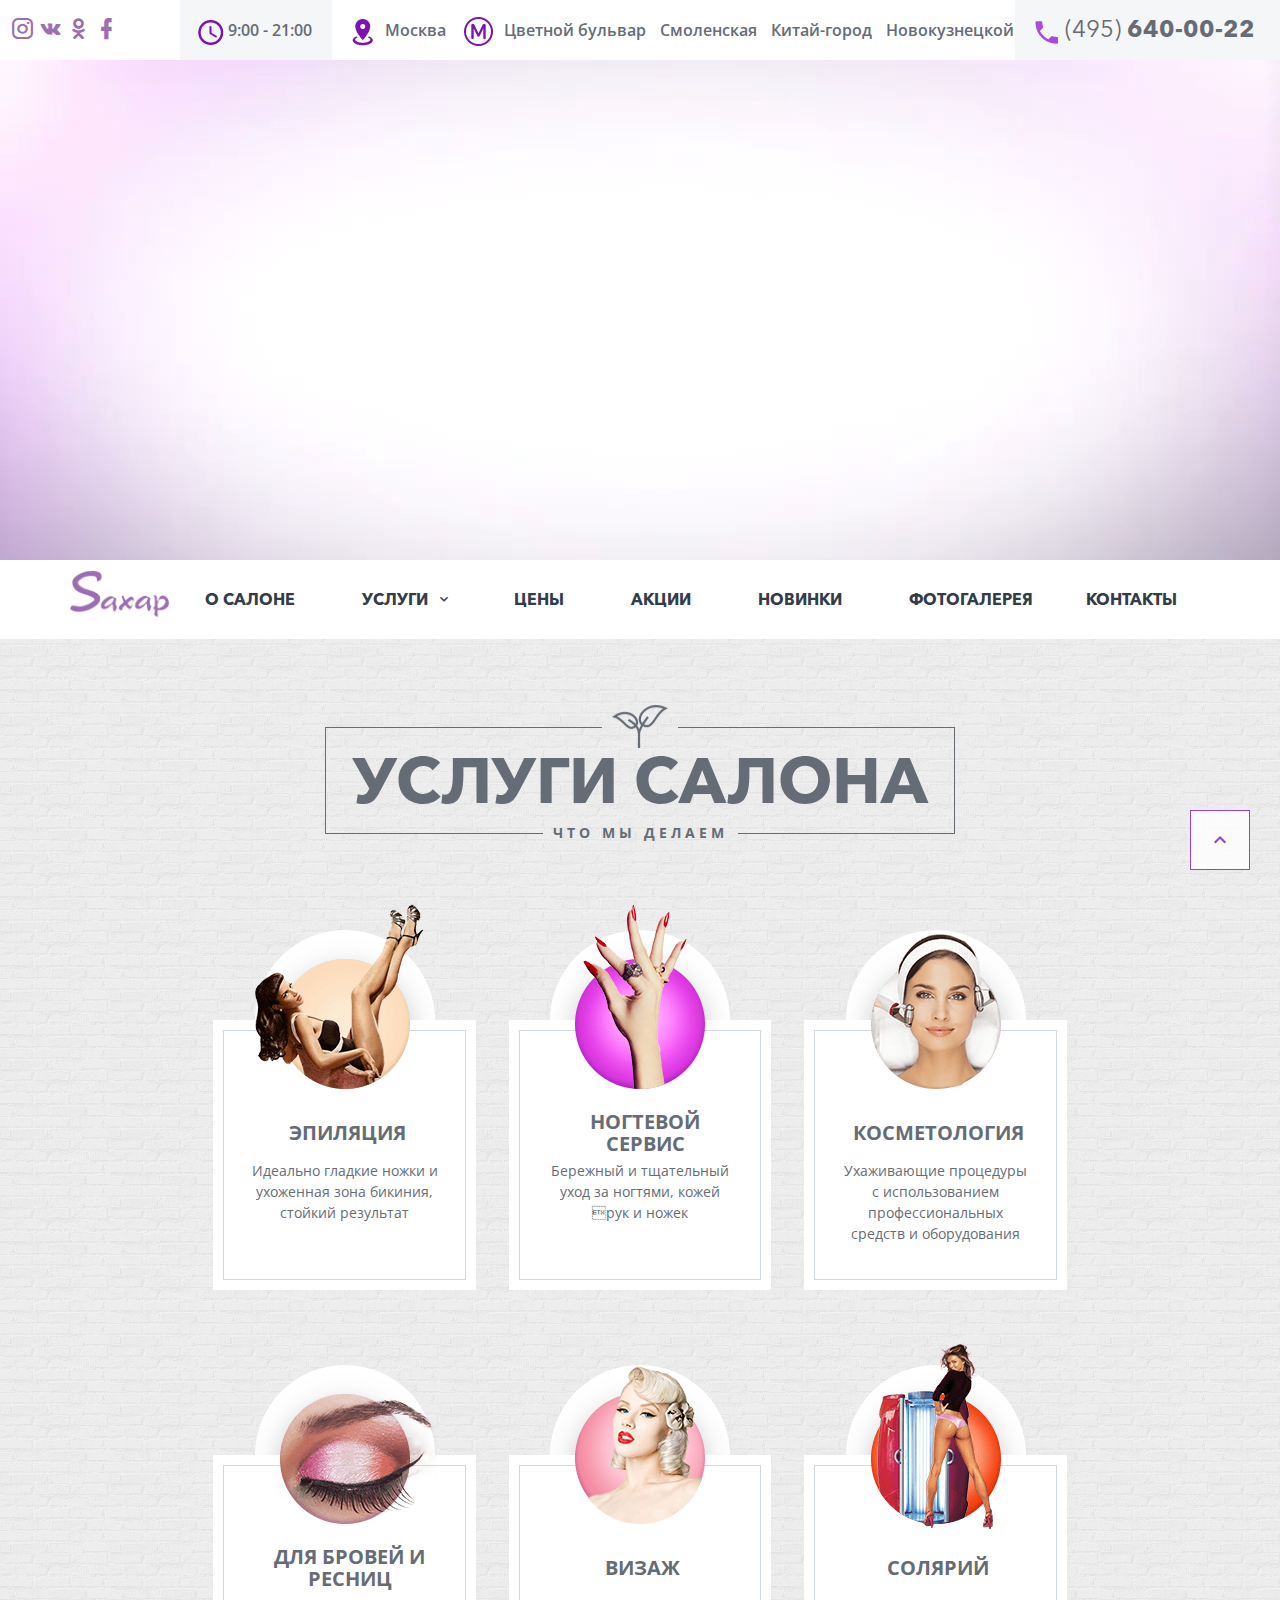
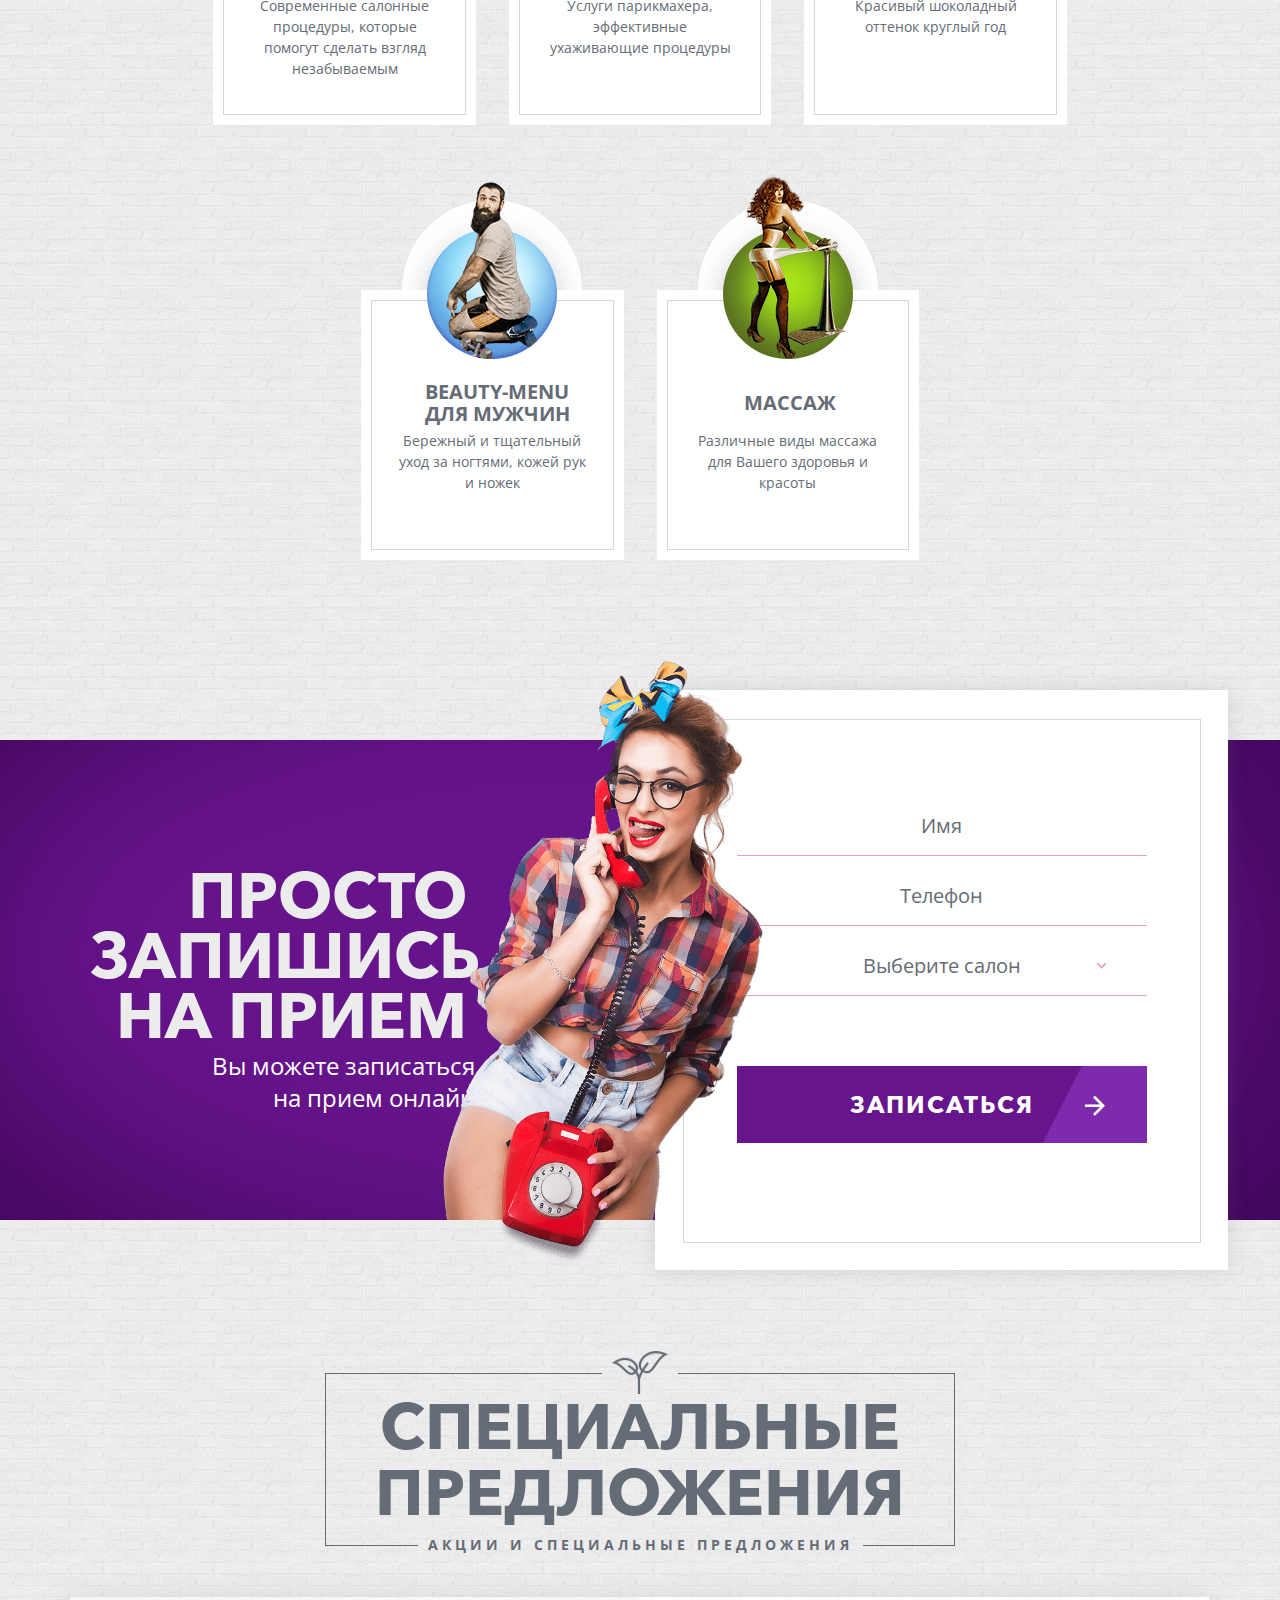
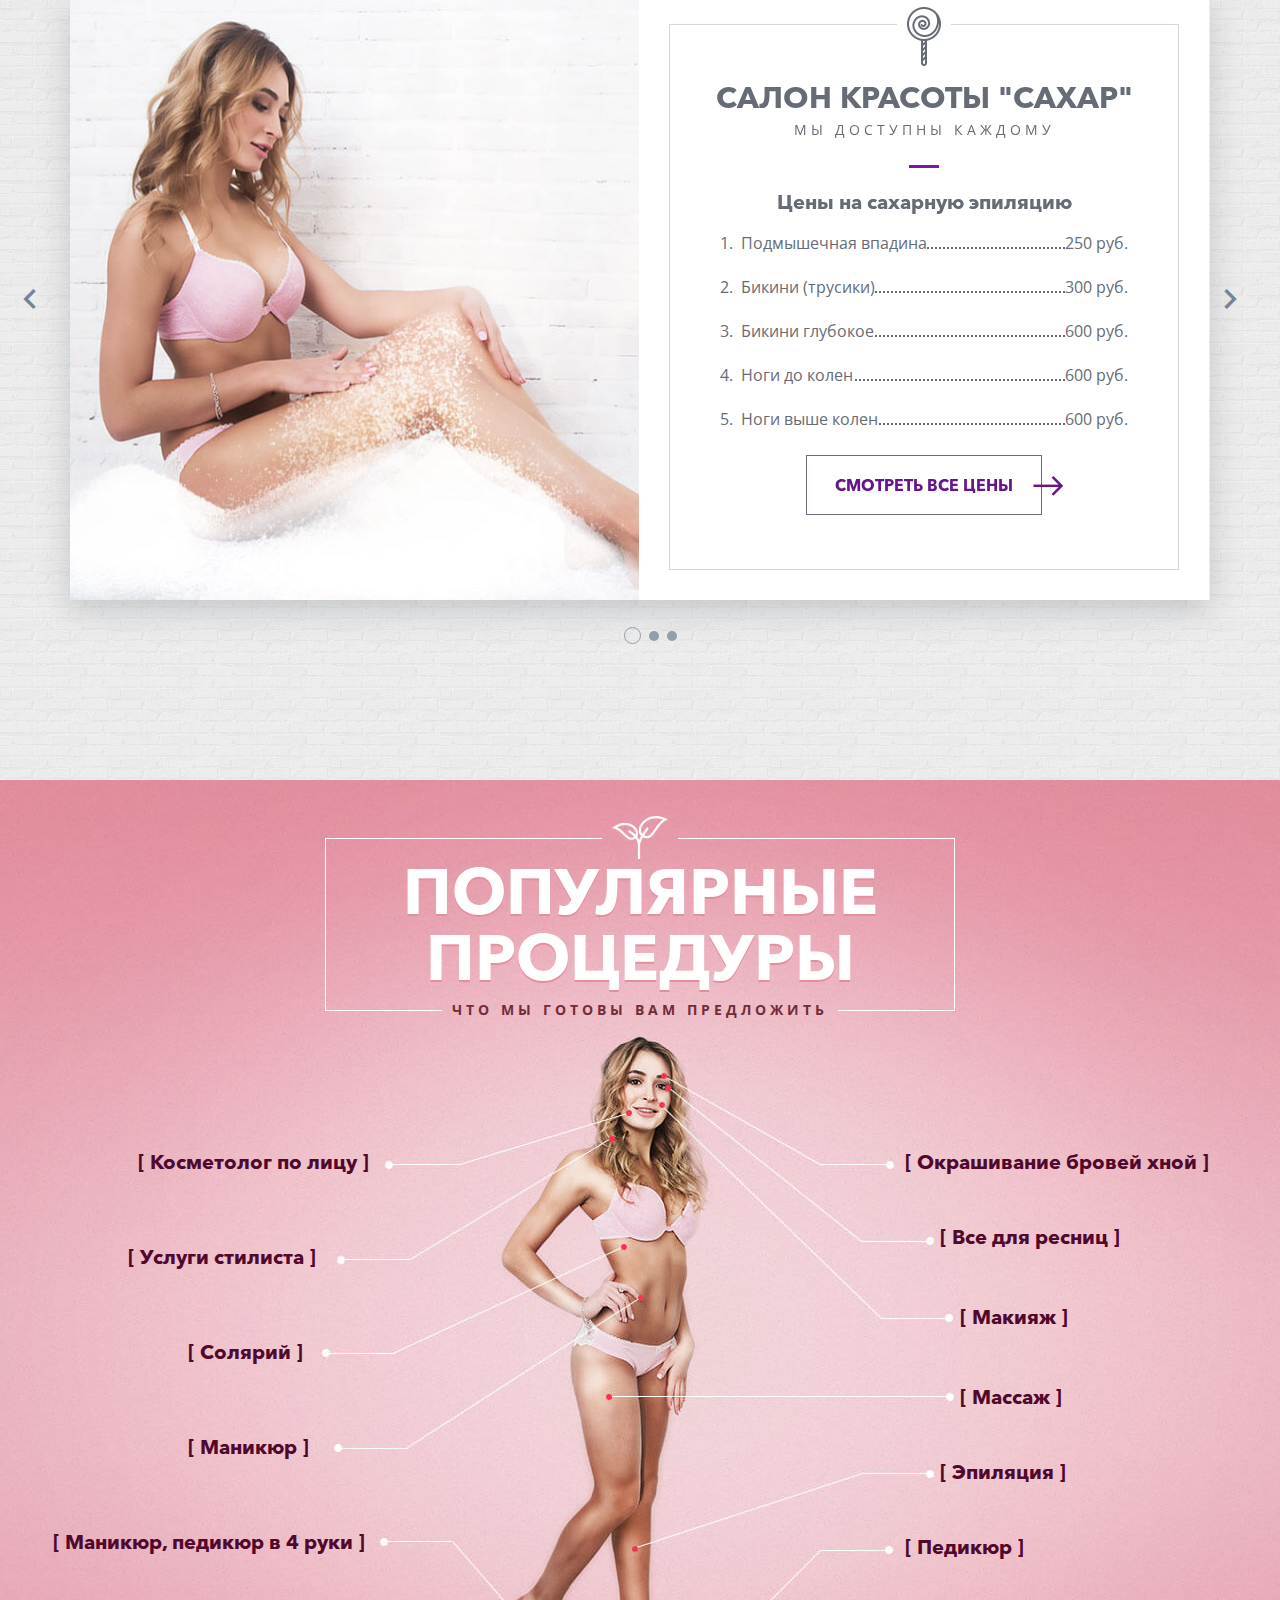
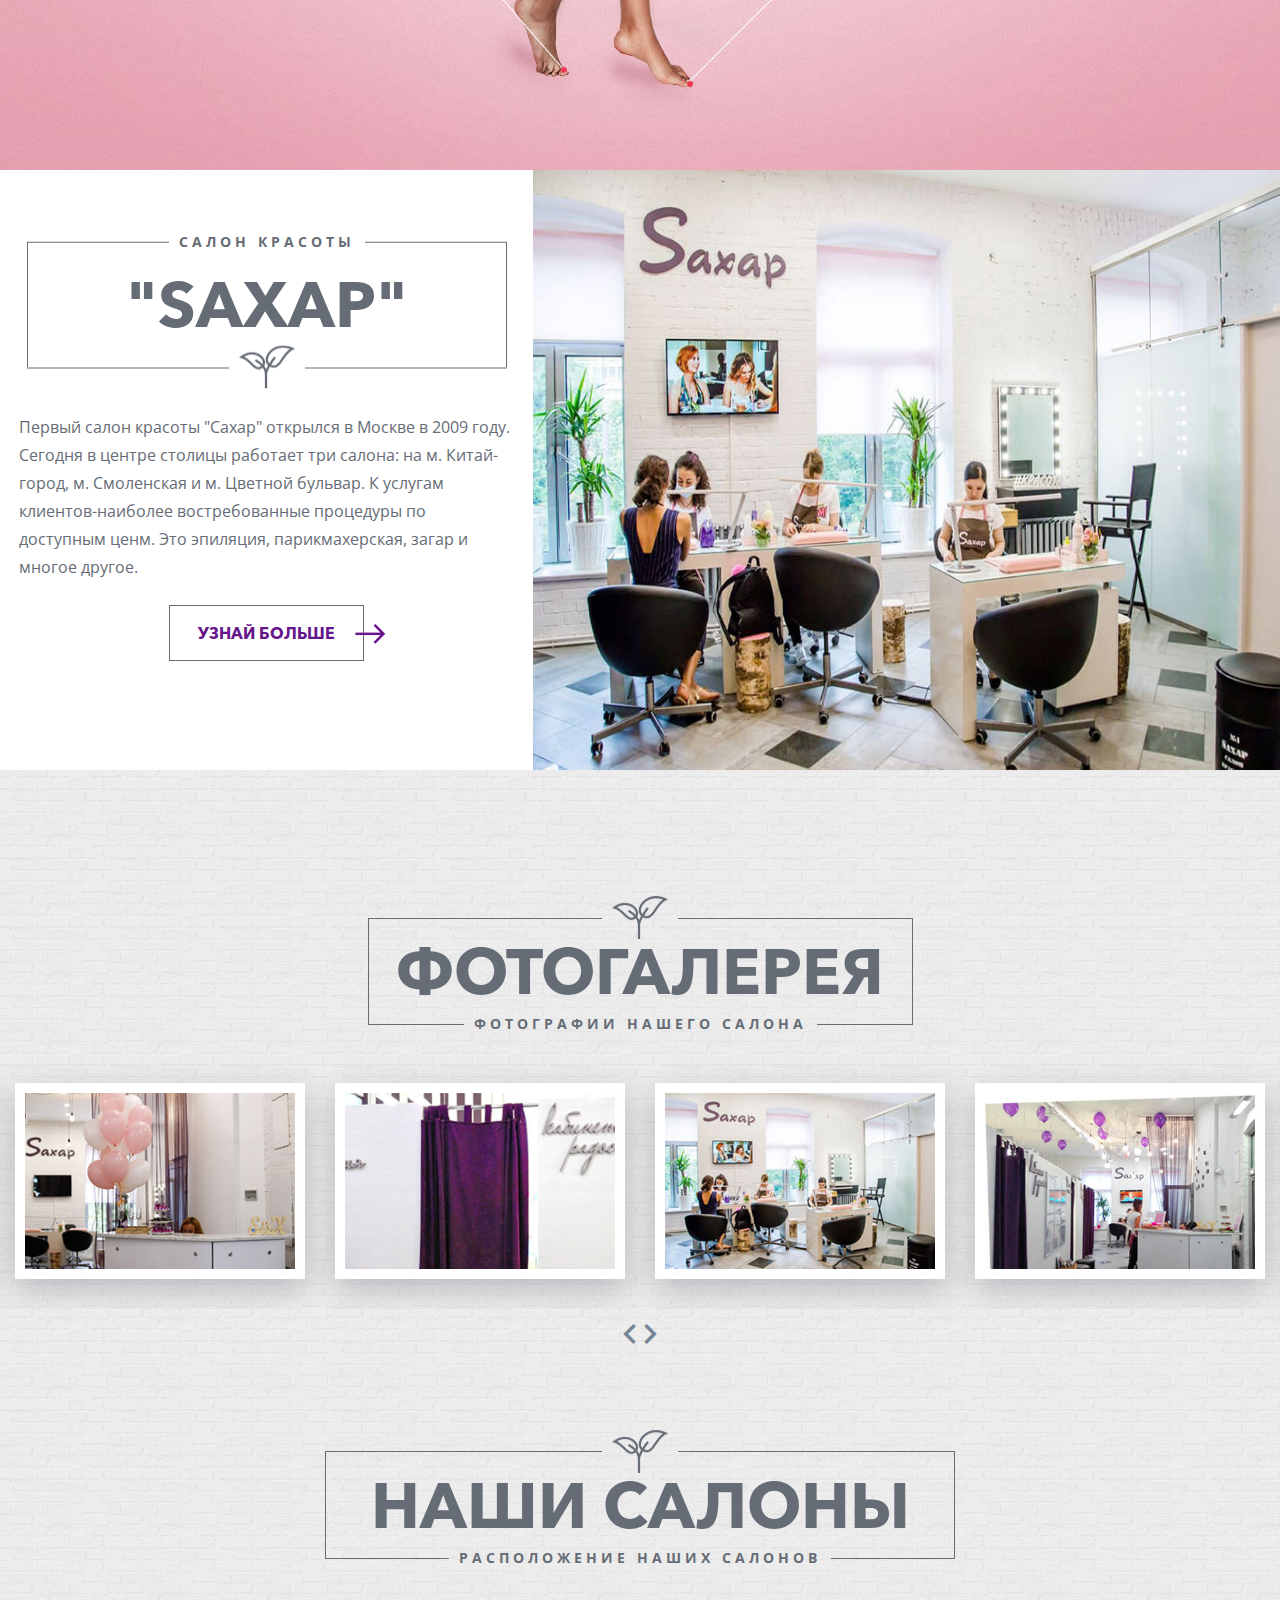
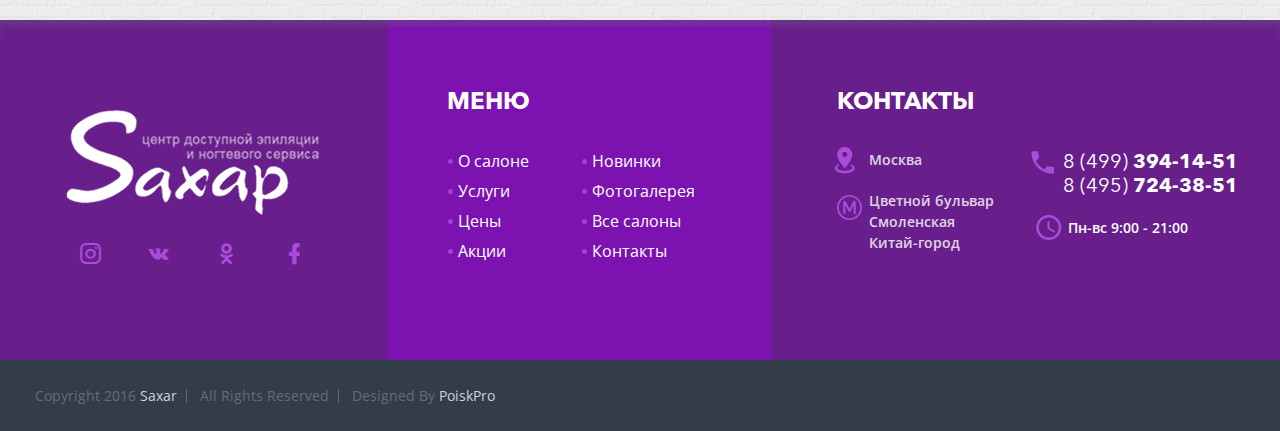
<file: index.html>
<!DOCTYPE html>
<html class="no-js">
<head>
  <meta charset="utf-8"/>
  <title>Title</title>
  <meta name="viewport" content="width=device-width, initial-scale=1.0"/>
  <link rel="stylesheet" href="css/style.css?timestamp=1488362105731"/>
  <script src="js/ie-detector.js"></script>
  <script src="js/modernizr.js"></script>
  <!--[if lte IE 9]><meta http-equiv="X-UA-Compatible" content="IE=edge"/><![endif]-->
  <link rel="shortcut icon" href="image/favicon.ico"/>
  <!--

    <meta name="keywords" content=""/>
    <meta name="description" content=""/>
    <meta name="author" content="">
    <meta name="robots" content="index,follow">
    <meta name="copyright" content="">
  -->

</head>

<body>

<div id="page-wrapper" class="page-wrapper home-page">

<header id="header" class="wrapper header">
<div class="top-header">
  <div class="social-icon">
    <ul>
      <li>
        <a href="#"><i class="mdi mdi-instagram"></i></a>
      </li>
      <li>
        <a href="#"><i class="mdi mdi-vk"></i></a>
      </li>
      <li>
        <a href="#"><i class="mdi mdi-odnoklassniki"></i></a>
      </li>
      <li>
        <a href="#"><i class="mdi mdi-facebook"></i></a>
      </li>
    </ul>
  </div>
  <div class="header-info">
    <div class="container">
      <div class="inf-header infh-time">9:00 - 21:00</div>
      <div class="inf-header infh-address">Москва</div>
      <div class="inf-header infh-city">
        <ul>
          <li>Цветной бульвар</li>
          <li>Смоленская</li>
          <li>Китай-город</li>
          <li>Новокузнецкой</li>
        </ul>
      </div>
    </div>
  </div>
  <div class="header-tel">
    <a href="tel:+4956400022"><span>(495)</span> 640-00-22</a>
  </div>
</div>
  <div class="header-slider">
    <video xmlns="http://www.w3.org/1999/xhtml" loop="loop" autoplay class="VideoBackground-video">
      <source src="image/saxar-video.mp4" type="video/mp4">
    </video>
  </div>
  <div class="bot-header">
    <div class="header-btn open-nav"></div>
    <div class="container">
      <div class="logo-block">
        <a href="index.html">
          <img src="image/logo-top.png" alt="">
        </a>
      </div>
      <div class="top-nav">
        <ul>
          <li>
            <a href="about-page.html">
              О САЛОНЕ
            </a>
          </li>
          <li class="sub-nav">
            <a class="sub-link sub-link-close" href="service-direction-page.html">
              УСЛУГИ
            </a>
            <div class="sub-nav-block">
              <ul class="sub-nav-list">
                <li class="sub-nav-second">
                  <a href="#sub-nav-second-1" class="second-link">Эпиляция</a>
                  <div class="sub-nav-accordion">
                    <div class="sub-title-block">
                      <a href="service-direction-page.html">Эпиляция</a>
                    </div>
                    <div class="list-block">
                      <ul>
                        <li>
                          <a href="service-page.html">Восковая Эпиляция</a>
                        </li>
                        <li>
                          <a href="service-page.html">Сахарная Эпиляция (Шугаринг)</a>
                        </li>
                        <li>
                          <a href="service-page.html">Мужская Эпиляция</a>
                        </li>
                        <li>
                          <a href="service-page.html">Интимная Эпиляция</a>
                        </li>
                        <li>
                          <a href="service-page.html">Энзимная Эпиляция</a>
                        </li>
                        <li>
                          <a href="service-page.html">Лазерная Эпиляция</a>
                        </li>
                        <li>
                          <a href="service-page.html">Эпиляция EpilFree</a>
                        </li>
                      </ul>
                    </div>
                  </div>
                </li>
                <li  class="sub-nav-second">
                  <a href="#sub-nav-second-2" class="second-link">Ногтевой сервис</a>
                  <div class="sub-nav-accordion">
                    <div class="sub-title-block">
                      <a href="service-direction-page.html">Ногтевой сервис</a>
                    </div>
                    <div class="list-block">
                      <ul>
                        <li>
                          <a href="service-page.html">Маникюр И Педикюр В 4 Руки</a>
                        </li>
                        <li>
                          <a href="service-page.html">Маникюр</a>
                        </li>
                        <li>
                          <a href="service-page.html">Укрепление Ногтей</a>
                        </li>
                        <li>
                          <a href="service-page.html">Аппаратный Маникюр</a>
                        </li>
                        <li>
                          <a href="service-page.html">Аэрография Ногтей </a>
                        </li>
                        <li>
                          <a href="service-page.html">Гель-Лак</a>
                        </li>
                        <li>
                          <a href="service-page.html">SPA-Маникюр</a>
                        </li>
                        <li>
                          <a href="service-page.html">Парафинотерапия Рук</a>
                        </li>
                      </ul>
                      <ul>
                        <li>
                          <a href="service-page.html">Японский Маникюр</a>
                        </li>
                        <li>
                          <a href="service-page.html">Шеллак</a>
                        </li>
                        <li>
                          <a href="service-page.html">Лаки OP</a>
                        </li>
                        <li>
                          <a href="service-page.html">Педикюр</a>
                        </li>
                        <li>
                          <a href="service-page.html">Классический Педикюр</a>
                        </li>
                        <li>
                          <a href="service-page.html">Аппаратный Педикюр</a>
                        </li>
                        <li>
                          <a href="service-page.html">Бразильский Педикюр</a>
                        </li>
                        <li>
                          <a href="service-page.html">Парафинотерапия Ног</a>
                        </li>
                      </ul>
                    </div>
                  </div>
                </li>
                <li class="sub-nav-second">
                  <a href="#sub-nav-second-3" class="second-link">Косметология</a>
                  <div class="sub-nav-accordion" >
                    <div class="sub-title-block">
                      <a href="service-direction-page.html">Косметология</a>
                    </div>
                    <div class="list-block">
                      <ul>
                        <li>
                          <a href="service-page.html">Дарсонваль для лица</a>
                        </li>
                        <li>
                          <a href="service-page.html">Химический пилинг</a>
                        </li>
                        <li>
                          <a href="service-page.html">Гоммаж для лица</a>
                        </li>
                        <li>
                          <a href="service-page.html">Механическая чистка</a>
                        </li>
                        <li>
                          <a href="service-page.html">Ультразвуковая чистка</a>
                        </li>
                        <li>
                          <a href="service-page.html">Фонофорез для лица</a>
                        </li>
                      </ul>
                    </div>
                  </div>
                </li>
                <li  class="sub-nav-second">
                  <a href="#sub-nav-second-4" class="second-link">Для бровей и ресниц</a>
                  <div class="sub-nav-accordion">
                    <div class="sub-title-block">
                      <a href="service-direction-page.html">Для бровей и ресниц</a>
                    </div>
                    <div class="list-block">
                      <ul>
                        <li>
                          <a href="service-page.html">Наращивание Ресниц</a>
                        </li>
                        <li>
                          <a href="service-page.html">Восстановление ресниц</a>
                        </li>
                        <li>
                          <a href="service-page.html">Биозавивка ресниц</a>
                        </li>
                        <li>
                          <a href="service-page.html">Ламинирование ресниц</a>
                        </li>
                        <li>
                          <a href="service-page.html">Покраска ресниц</a>
                        </li>
                        <li>
                          <a href="service-page.html">Микроблейдинг бровей</a>
                        </li>
                        <li>
                          <a href="service-page.html">Окрашивание бровей хной</a>
                        </li>
                      </ul>
                    </div>
                  </div>
                </li>
                <li  class="sub-nav-second">
                  <a href="#sub-nav-second-5" class="second-link">Визаж</a>
                  <div class="sub-nav-accordion">
                    <div class="sub-title-block">
                      <a href="service-direction-page.html">Для бровей и ресниц</a>
                    </div>
                    <div class="list-block">
                      <ul>
                        <li>
                          <a href="service-page.html">Наращивание Ресниц</a>
                        </li>
                        <li>
                          <a href="service-page.html">Восстановление ресниц</a>
                        </li>
                        <li>
                          <a href="service-page.html">Биозавивка ресниц</a>
                        </li>
                        <li>
                          <a href="service-page.html">Ламинирование ресниц</a>
                        </li>
                        <li>
                          <a href="service-page.html">Покраска ресниц</a>
                        </li>
                        <li>
                          <a href="service-page.html">Микроблейдинг бровей</a>
                        </li>
                        <li>
                          <a href="service-page.html">Окрашивание бровей хной</a>
                        </li>
                      </ul>
                    </div>
                  </div>
                </li>
                <li  class="sub-nav-second">
                  <a href="#sub-nav-second-6" class="second-link">Солярий</a>
                  <div class="sub-nav-accordion">
                    <div class="sub-title-block">
                      <a href="service-direction-page.html">Для бровей и ресниц</a>
                    </div>
                    <div class="list-block">
                      <ul>
                        <li>
                          <a href="service-page.html">Наращивание Ресниц</a>
                        </li>
                        <li>
                          <a href="service-page.html">Восстановление ресниц</a>
                        </li>
                        <li>
                          <a href="service-page.html">Биозавивка ресниц</a>
                        </li>
                        <li>
                          <a href="service-page.html">Ламинирование ресниц</a>
                        </li>
                        <li>
                          <a href="service-page.html">Покраска ресниц</a>
                        </li>
                        <li>
                          <a href="service-page.html">Микроблейдинг бровей</a>
                        </li>
                        <li>
                          <a href="service-page.html">Окрашивание бровей хной</a>
                        </li>
                      </ul>
                    </div>
                  </div>
                </li>
                <li  class="sub-nav-second">
                  <a href="#sub-nav-second-7" class="second-link">Beauty-меню для  мужчин</a>
                  <div class="sub-nav-accordion">
                    <div class="sub-title-block">
                      <a href="service-direction-page.html">Beauty-меню для мужчин</a>
                    </div>
                    <div class="list-block">
                      <ul>
                        <li>
                          <a href="service-page.html">Мужская эпиляция</a>
                        </li>
                        <li>
                          <a href="service-page.html">Механическая чистка лица</a>
                        </li>
                        <li>
                          <a href="service-page.html">Маникюр</a>
                        </li>
                        <li>
                          <a href="service-page.html">Педикюр</a>
                        </li>
                      </ul>
                    </div>
                  </div>
                </li>
                <li  class="sub-nav-second">
                  <a href="#sub-nav-second-8" class="second-link">Массаж</a>
                  <div class="sub-nav-accordion">
                    <div class="sub-title-block">
                      <a href="service-direction-page.html">Массаж</a>
                    </div>
                    <div class="list-block">
                      <ul>
                        <li>
                          <a href="service-page.html">Скульптурный массаж</a>
                        </li>
                        <li>
                          <a href="service-page.html">Антицеллюлитный массаж</a>
                        </li>
                        <li>
                          <a href="service-page.html">Вакуумный массаж</a>
                        </li>
                        <li>
                          <a href="service-page.html">Лимфодренажный массаж</a>
                      </ul>
                    </div>
                  </div>
                </li>
              </ul>
              <div class="second-block-container">
                <div class="sub-nav-container" id="sub-nav-second-1">
                  <div class="sub-title-block">
                    <a href="service-direction-page.html">Эпиляция</a>
                  </div>
                  <div class="list-block">
                    <ul>
                      <li>
                        <a href="service-page.html">Восковая Эпиляция</a>
                      </li>
                      <li>
                        <a href="service-page.html">Сахарная Эпиляция (Шугаринг)</a>
                      </li>
                      <li>
                        <a href="service-page.html">Мужская Эпиляция</a>
                      </li>
                      <li>
                        <a href="service-page.html">Интимная Эпиляция</a>
                      </li>
                      <li>
                        <a href="service-page.html">Энзимная Эпиляция</a>
                      </li>
                      <li>
                        <a href="service-page.html">Лазерная Эпиляция</a>
                      </li>
                      <li>
                        <a href="service-page.html">Эпиляция EpilFree</a>
                      </li>
                    </ul>
                  </div>
                </div>
                <div class="sub-nav-container" id="sub-nav-second-2">
                  <div class="sub-title-block">
                    <a href="service-direction-page.html">Ногтевой сервис</a>
                  </div>
                  <div class="list-block">
                    <ul>
                      <li>
                        <a href="service-page.html">Маникюр И Педикюр В 4 Руки</a>
                      </li>
                      <li>
                        <a href="service-page.html">Маникюр</a>
                      </li>
                      <li>
                        <a href="service-page.html">Укрепление Ногтей</a>
                      </li>
                      <li>
                        <a href="service-page.html">Аппаратный Маникюр</a>
                      </li>
                      <li>
                        <a href="service-page.html">Аэрография Ногтей </a>
                      </li>
                      <li>
                        <a href="service-page.html">Гель-Лак</a>
                      </li>
                      <li>
                        <a href="service-page.html">SPA-Маникюр</a>
                      </li>
                      <li>
                        <a href="service-page.html">Парафинотерапия Рук</a>
                      </li>
                    </ul>
                    <ul>
                      <li>
                        <a href="service-page.html">Японский Маникюр</a>
                      </li>
                      <li>
                        <a href="service-page.html">Шеллак</a>
                      </li>
                      <li>
                        <a href="service-page.html">Лаки OP</a>
                      </li>
                      <li>
                        <a href="service-page.html">Педикюр</a>
                      </li>
                      <li>
                        <a href="service-page.html">Классический Педикюр</a>
                      </li>
                      <li>
                        <a href="service-page.html">Аппаратный Педикюр</a>
                      </li>
                      <li>
                        <a href="service-page.html">Бразильский Педикюр</a>
                      </li>
                      <li>
                        <a href="service-page.html">Парафинотерапия Ног</a>
                      </li>
                    </ul>
                  </div>
                </div>
                <div class="sub-nav-container" id="sub-nav-second-3" >
                  <div class="sub-title-block">
                    <a href="service-direction-page.html">Косметология</a>
                  </div>
                  <div class="list-block">
                    <ul>
                      <li>
                        <a href="service-page.html">Дарсонваль для лица</a>
                      </li>
                      <li>
                        <a href="service-page.html">Химический пилинг</a>
                      </li>
                      <li>
                        <a href="service-page.html">Гоммаж для лица</a>
                      </li>
                      <li>
                        <a href="service-page.html">Механическая чистка</a>
                      </li>
                      <li>
                        <a href="service-page.html">Ультразвуковая чистка</a>
                      </li>
                      <li>
                        <a href="service-page.html">Фонофорез для лица</a>
                      </li>
                    </ul>
                  </div>
                </div>
                <div class="sub-nav-container" id="sub-nav-second-4">
                  <div class="sub-title-block">
                    <a href="service-direction-page.html">Для бровей и ресниц</a>
                  </div>
                  <div class="list-block">
                    <ul>
                      <li>
                        <a href="service-page.html">Наращивание Ресниц</a>
                      </li>
                      <li>
                        <a href="service-page.html">Восстановление ресниц</a>
                      </li>
                      <li>
                        <a href="service-page.html">Биозавивка ресниц</a>
                      </li>
                      <li>
                        <a href="service-page.html">Ламинирование ресниц</a>
                      </li>
                      <li>
                        <a href="service-page.html">Покраска ресниц</a>
                      </li>
                      <li>
                        <a href="service-page.html">Микроблейдинг бровей</a>
                      </li>
                      <li>
                        <a href="service-page.html">Окрашивание бровей хной</a>
                      </li>
                    </ul>
                  </div>
                </div>
                <div class="sub-nav-container" id="sub-nav-second-5">
                  <div class="sub-title-block">
                    <a href="service-direction-page.html">Для бровей и ресниц</a>
                  </div>
                  <div class="list-block">
                    <ul>
                      <li>
                        <a href="service-page.html">Наращивание Ресниц</a>
                      </li>
                      <li>
                        <a href="service-page.html">Восстановление ресниц</a>
                      </li>
                      <li>
                        <a href="service-page.html">Биозавивка ресниц</a>
                      </li>
                      <li>
                        <a href="service-page.html">Ламинирование ресниц</a>
                      </li>
                      <li>
                        <a href="service-page.html">Покраска ресниц</a>
                      </li>
                      <li>
                        <a href="service-page.html">Микроблейдинг бровей</a>
                      </li>
                      <li>
                        <a href="service-page.html">Окрашивание бровей хной</a>
                      </li>
                    </ul>
                  </div>
                </div>
                <div class="sub-nav-container" id="sub-nav-second-6">
                  <div class="sub-title-block">
                    <a href="service-direction-page.html">Для бровей и ресниц</a>
                  </div>
                  <div class="list-block">
                    <ul>
                      <li>
                        <a href="service-page.html">Наращивание Ресниц</a>
                      </li>
                      <li>
                        <a href="service-page.html">Восстановление ресниц</a>
                      </li>
                      <li>
                        <a href="service-page.html">Биозавивка ресниц</a>
                      </li>
                      <li>
                        <a href="service-page.html">Ламинирование ресниц</a>
                      </li>
                      <li>
                        <a href="service-page.html">Покраска ресниц</a>
                      </li>
                      <li>
                        <a href="service-page.html">Микроблейдинг бровей</a>
                      </li>
                      <li>
                        <a href="service-page.html">Окрашивание бровей хной</a>
                      </li>
                    </ul>
                  </div>
                </div>
                <div class="sub-nav-container" id="sub-nav-second-7">
                  <div class="sub-title-block">
                    <a href="service-direction-page.html">Beauty-меню для мужчин</a>
                  </div>
                  <div class="list-block">
                    <ul>
                      <li>
                        <a href="service-page.html">Мужская эпиляция</a>
                      </li>
                      <li>
                        <a href="service-page.html">Механическая чистка лица</a>
                      </li>
                      <li>
                        <a href="service-page.html">Маникюр</a>
                      </li>
                      <li>
                        <a href="service-page.html">Педикюр</a>
                      </li>
                    </ul>
                  </div>
                </div>
                <div class="sub-nav-container" id="sub-nav-second-8">
                  <div class="sub-title-block">
                    <a href="service-direction-page.html">Массаж</a>
                  </div>
                  <div class="list-block">
                    <ul>
                      <li>
                        <a href="service-page.html">Скульптурный массаж</a>
                      </li>
                      <li>
                        <a href="service-page.html">Антицеллюлитный массаж</a>
                      </li>
                      <li>
                        <a href="service-page.html">Вакуумный массаж</a>
                      </li>
                      <li>
                        <a href="service-page.html">Лимфодренажный массаж</a>
                    </ul>
                  </div>
                </div>
              </div>
            </div>
          </li>
          <li>
            <a href="price-page.html">
              Цены
            </a>
          </li>
          <li>
            <a href="offers-page.html">
              Акции
            </a>
          </li>
          <li>
            <a href="news-page.html">
              НОВИНКИ
            </a>
          </li>
          <li>
            <a href="gallery-page.html">
              фотоГалерея
            </a>
          </li>
          <li>
            <a href="contact-page.html">
              Контакты
            </a>
          </li>
        </ul>
      </div>
    </div>
  </div>
</header>


  <div id="page-body" class="page-body">
    <section class="services-main-wrapper wrapper">
      <div class="container">
        <div class="title-wrapper">
          <div class="title-wrapper__inner">
            <div class="title-wrapper__header">
              <span><img src="image/title-section.png" alt=""></span>
            </div>
            <div class="title-wrapper__title">
              Услуги салона
            </div>
            <div class="title-wrapper__footer">
              <span>Что мы делаем</span>
            </div>
          </div>
        </div>
        <div class="services-main-container">
          <div class="row">
            <div class="col-xs-12 col-sm-6 col-md-3 service-item">
              <div class="service-item__media">
                <a href="service-direction-page.html"><img src="image/1.png" alt="" class="service-item__img"></a>
              </div>
              <div class="service-item__info">
                <div class="service-item__info-title">
                  <a href="service-direction-page.html"><span>Эпиляция</span></a>
                </div>
                <div class="service-item__info-description">
                  Идеально гладкие ножки и ухоженная зона бикиния, стойкий результат
                </div>
              </div>
            </div>
            <div class="col-xs-12 col-sm-6 col-md-3 service-item">
              <div class="service-item__media">
                <a href="service-direction-page.html"><img src="image/2.png" alt="" class="service-item__img"></a>
              </div>
              <div class="service-item__info">
                <div class="service-item__info-title">
                  <a href="service-direction-page.html"><span>Ногтевой сервис</span></a>
                </div>
                <div class="service-item__info-description">
                  Бережный и тщательный уход за ногтями, кожей рук и ножек
                </div>
              </div>
            </div>
            <div class="col-xs-12 col-sm-6 col-md-3 service-item">
              <div class="service-item__media">
                <a href="service-direction-page.html"><img src="image/4.png" alt="" class="service-item__img"></a>
              </div>
              <div class="service-item__info">
                <div class="service-item__info-title">
                  <a href="service-direction-page.html"><span>Косметология</span></a>
                </div>
                <div class="service-item__info-description">
                  Ухаживающие процедуры с использованием профессиональных средств и оборудования
                </div>
              </div>
            </div>
            <div class="col-xs-12 col-sm-6 col-md-3 service-item">
              <div class="service-item__media">
                <a href="service-direction-page.html"><img src="image/3.png" alt="" class="service-item__img"></a>
              </div>
              <div class="service-item__info">
                <div class="service-item__info-title">
                  <a href="service-direction-page.html"><span>Для бровей и ресниц</span></a>
                </div>
                <div class="service-item__info-description">
                  Современные салонные процедуры, которые помогут сделать взгляд незабываемым
                </div>
              </div>
            </div>
            <div class="col-xs-12 col-sm-6 col-md-3 service-item">
              <div class="service-item__media">
                <a href="service-direction-page.html"><img src="image/8.png" alt="" class="service-item__img"></a>
              </div>
              <div class="service-item__info">
                <div class="service-item__info-title">
                  <a href="service-direction-page.html"><span>Визаж</span></a>
                </div>
                <div class="service-item__info-description">
                  Услуги парикмахера,  эффективные ухаживающие процедуры
                </div>
              </div>
            </div>
            <div class="col-xs-12 col-sm-6 col-md-3 service-item">
              <div class="service-item__media">
                <a href="service-direction-page.html"><img src="image/7.png" alt="" class="service-item__img"></a>
              </div>
              <div class="service-item__info">
                <div class="service-item__info-title">
                  <a href="service-direction-page.html"><span>Солярий</span></a>
                </div>
                <div class="service-item__info-description">
                  Красивый шоколадный оттенок круглый год
                </div>
              </div>
            </div>
            <div class="col-xs-12 col-sm-6 col-md-3 service-item">
              <div class="service-item__media">
                <a href="service-direction-page.html"><img src="image/5.png" alt="" class="service-item__img"></a>
              </div>
              <div class="service-item__info">
                <div class="service-item__info-title">
                  <a href="service-direction-page.html"><span>Beauty-menu для мужчин</span></a>
                </div>
                <div class="service-item__info-description">
                  Бережный и тщательный уход за ногтями, кожей рук и ножек
                </div>
              </div>
            </div>
            <div class="col-xs-12 col-sm-6 col-md-3 service-item">
              <div class="service-item__media">
                <a href="service-direction-page.html"><img src="image/6.png" alt="" class="service-item__img"></a>
              </div>
              <div class="service-item__info">
                <div class="service-item__info-title">
                  <a href="service-direction-page.html"><span>Массаж</span></a>
                </div>
                <div class="service-item__info-description">
                  Различные виды массажа для Вашего здоровья и красоты
                </div>
              </div>
            </div>
          </div>
        </div>
      </div>
    </section>
    <section class="banner-wrapper wrapper">
      <div class="container">
        <div class="row">
          <div class="col-xs-12 col-md-6">
            <div class="text-banner">
              <div class="title-banner">
                Просто
                запишись
                на прием
              </div>
              <div class="content-banner">
                Вы можете записаться
                на прием онлайн
              </div>
            </div>
          </div>
          <div class="col-xs-12 col-md-6">
            <div class="banner-form">
              <div class="banner-form-container">
                <form action="#">
                  <input type="text" placeholder="Имя">
                  <input type="tel" placeholder="Телефон">
                  <div class="select-container">
                    <select>
                      <option disabled selected>Выберите салон</option>
                      <option value="">Цветной бульвар</option>
                      <option value="">Смоленская</option>
                      <option value="">Китай-город</option>
                    </select>
                  </div>
                  <label for="submit-banner">
                    <input id="submit-banner" type="submit" value="Записаться">
                  </label>
                </form>
              </div>
            </div>
          </div>
        </div>
      </div>
    </section>
    <section class="special-main-wrapper wrapper">
      <div class="container">
        <div class="title-wrapper">
          <div class="title-wrapper__inner">
            <div class="title-wrapper__header">
              <span><img src="image/title-section.png" alt=""></span>
            </div>
            <div class="title-wrapper__title">
              специальные предложения
            </div>
            <div class="title-wrapper__footer">
              <span>Акции и специальные предложения</span>
            </div>
          </div>
        </div>
        <div class="special-main-container">
          <div class="special-main-slider">
            <div class="slide">
              <div class="image-block">
                <img src="image/special-slider.jpg" alt="">
              </div>
              <div class="text-block">
                <div class="text-container">
                    <div class="slider-image">
                      <span>
                        <img src="image/special-text.png" alt="">
                      </span>
                    </div>
                  <div class="title-block">
                    Салон красоты "Сахар"
                    <span>Мы доступны каждому</span>
                  </div>
                  <div class="slider-list">
                    <div class="title-list">
                      Цены на сахарную эпиляцию
                    </div>
                    <ul>
                      <li>
                        <span class="slider-list__name">1.   &nbsp;Подмышечная впадина</span><span class="slider-list__price">250 руб.</span>
                      </li>
                      <li>
                        <span class="slider-list__name">2.   &nbsp;Бикини (трусики)</span><span class="slider-list__price">300 руб.</span>
                      </li>
                      <li>
                        <span class="slider-list__name">3.   &nbsp;Бикини глубокое</span><span class="slider-list__price">600 руб.</span>
                      </li>
                      <li>
                        <span class="slider-list__name">4.   &nbsp;Ноги до колен</span><span class="slider-list__price">600 руб.</span>
                      </li>
                      <li>
                        <span class="slider-list__name">5.   &nbsp;Ноги выше колен</span><span class="slider-list__price">600 руб.</span>
                      </li>
                    </ul>
                    <a href="#" class="btn-all">Смотреть все цены</a>
                  </div>
                </div>
              </div>
            </div>
            <div class="slide">
              <div class="image-block">
                <img src="image/special-slider.jpg" alt="">
              </div>
              <div class="text-block">
                <div class="text-container">
                  <div class="slider-image">
                      <span>
                        <img src="image/special-text.png" alt="">
                      </span>
                  </div>
                  <div class="title-block">
                    Салон красоты "Сахар"
                    <span>Мы доступны каждому</span>
                  </div>
                  <div class="slider-list">

                    <div class="title-list">
                      Цены на сахарную эпиляцию
                    </div>
                    <ul>
                      <li>
                        <span class="slider-list__name">1.   &nbsp;Подмышечная впадина</span><span class="slider-list__price">250 руб.</span>
                      </li>
                      <li>
                        <span class="slider-list__name">2.   &nbsp;Бикини (трусики)</span><span class="slider-list__price">300 руб.</span>
                      </li>
                      <li>
                        <span class="slider-list__name">3.   &nbsp;Бикини глубокое</span><span class="slider-list__price">600 руб.</span>
                      </li>
                      <li>
                        <span class="slider-list__name">4.   &nbsp;Ноги до колен</span><span class="slider-list__price">600 руб.</span>
                      </li>
                      <li>
                        <span class="slider-list__name">5.   &nbsp;Ноги выше колен</span><span class="slider-list__price">600 руб.</span>
                      </li>
                    </ul>

                    <a href="#" class="btn-all">Смотреть все цены</a>
                  </div>
                </div>
              </div>
            </div>
            <div class="slide">
              <div class="image-block">
                <img src="image/special-slider.jpg" alt="">
              </div>
              <div class="text-block">
                <div class="text-container">
                  <div class="slider-image">
                      <span>
                        <img src="image/special-text.png" alt="">
                      </span>
                  </div>
                  <div class="title-block">
                    Салон красоты "Сахар"
                    <span>Мы доступны каждому</span>
                  </div>
                  <div class="slider-list">

                    <div class="title-list">
                      Цены на сахарную эпиляцию
                    </div>
                    <ul>
                      <li>
                        <span class="slider-list__name">1.   &nbsp;Подмышечная впадина</span><span class="slider-list__price">250 руб.</span>
                      </li>
                      <li>
                        <span class="slider-list__name">2.   &nbsp;Бикини (трусики)</span><span class="slider-list__price">300 руб.</span>
                      </li>
                      <li>
                        <span class="slider-list__name">3.   &nbsp;Бикини глубокое</span><span class="slider-list__price">600 руб.</span>
                      </li>
                      <li>
                        <span class="slider-list__name">4.   &nbsp;Ноги до колен</span><span class="slider-list__price">600 руб.</span>
                      </li>
                      <li>
                        <span class="slider-list__name">5.   &nbsp;Ноги выше колен</span><span class="slider-list__price">600 руб.</span>
                      </li>
                    </ul>
                    <a href="#" class="btn-all">Смотреть все цены</a>
                  </div>
                </div>
              </div>
            </div>
          </div>
        </div>
      </div>
    </section>
    <section class="service-bottom-wrapper wrapper">
      <div class="container">
        <div class="title-wrapper title-section-big-white">
          <div class="title-wrapper__inner">
            <div class="title-wrapper__header">
              <span><img src="image/title-section-white.png" alt=""></span>
            </div>
            <div class="title-wrapper__title">
              Популярные
              процедуры
            </div>
            <div class="title-wrapper__footer">
              <span>Что мы готовы Вам предложить</span>
            </div>
          </div>
        </div>
        <div class="service-bottom-container">
          <div class="left-list">
            <ul>
              <li class="first-service-bottom">
                <a href="#">
                  [ Косметолог по лицу ]
                </a>
              </li>
              <li class="second-service-bottom">
                <a href="#">
                  [ Услуги стилиста ]
                </a>
              </li>
              <li class="third-service-bottom">
                <a href="#">
                  [ Солярий ]
                </a>
              </li>
              <li class="four-service-bottom">
                <a href="#">
                  [ Маникюр ]
                </a>
              </li>
              <li class="five-service-bottom">
                <a href="#">
                  [ Маникюр, педикюр в 4 руки ]
                </a>
              </li>
            </ul>
          </div>
          <div class="right-list">
            <ul>
              <li class="first-service-bottom">
                <a href="#">
                  [ Окрашивание бровей хной ]
                </a>
              </li>
              <li class="second-service-bottom">
                <a href="#">
                  [ Все для ресниц ]
                </a>
              </li>
              <li class="third-service-bottom">
                <a href="#">
                  [ Макияж ]
                </a>
              </li>
              <li class="four-service-bottom">
                <a href="#">
                  [ Массаж ]
                </a>
              </li>
              <li class="five-service-bottom">
                <a href="#">
                  [ Эпиляция ]
                </a>
              </li>
              <li class="six-service-bottom">
                <a href="#">
                  [ Педикюр ]
                </a>
              </li>
            </ul>
          </div>
        </div>
      </div>
    </section>
    <section class="main-about-wrapper wrapper">
      <div class="col-xs-12 col-md-push-5 col-md-7 ">
        <div class="main-about-image">
          <img src="image/main-about.jpg" alt="">
        </div>
      </div>
      <div class="col-xs-12 col-md-pull-7 col-md-5 ">
           <div class="main-about-text">
             <div class="title-wrapper title-section-bottom">
               <div class="title-wrapper__inner">
                 <div class="title-wrapper__footer">
                   <span>салон красоты</span>
                 </div>
                 <div class="title-wrapper__title">
                   "Sахар"
                 </div>
                 <div class="title-wrapper__header">
                   <span><img src="image/title-section.png" alt=""></span>
                 </div>
               </div>
             </div>
             <div class="content-text">
               Первый салон красоты "Сахар" открылся в Москве в 2009 году. Сегодня в центре столицы работает три салона: на м. Китай-город, м. Смоленская и м. Цветной бульвар. К услугам клиентов-наиболее востребованные процедуры по доступным ценм. Это эпиляция, парикмахерская, загар и многое другое.
             </div>
             <div class="link-block">
               <a href="#" class="btn-all">Узнай больше</a>
             </div>
           </div>
         </div>
      <div class="clear"></div>
    </section>
    <section class="main-gallery-wrapper wrapper">
      <div class="container">
        <div class="title-wrapper">
          <div class="title-wrapper__inner">
            <div class="title-wrapper__header">
              <span><img src="image/title-section.png" alt=""></span>
            </div>
            <div class="title-wrapper__title">
              Фотогалерея
            </div>
            <div class="title-wrapper__footer">
              <span>Фотографии нашего салона</span>
            </div>
          </div>
        </div>
      </div>
      <div class="main-gallery-slider">
        <div class="slide">
          <div class="image-block">
            <a href="image/gallery-slide-1.jpg" class="fancybox" rel="gallery" tabindex="0"><img src="image/gallery-slide-1.jpg"></a>
          </div>
        </div>
        <div class="slide">
          <div class="image-block">
            <a href="image/gallery-slide-2.jpg" class="fancybox" rel="gallery" tabindex="0"><img src="image/gallery-slide-2.jpg"></a>
          </div>
        </div>
        <div class="slide">
          <div class="image-block">
            <a href="image/gallery-slide-3.jpg" class="fancybox" rel="gallery" tabindex="0"><img src="image/gallery-slide-3.jpg"></a>
          </div>
        </div>
        <div class="slide">
          <div class="image-block">
            <a href="image/gallery-slide-4.jpg" class="fancybox" rel="gallery" tabindex="0"><img src="image/gallery-slide-4.jpg"></a>
          </div>
        </div>
        <div class="slide">
          <div class="image-block">
            <a href="image/gallery-slide-1.jpg" class="fancybox" rel="gallery" tabindex="0"><img src="image/gallery-slide-1.jpg"></a>
          </div>
        </div>
      </div>
    </section>
    <section class="map-main-wrapper wrapper">
      <div class="container">
        <div class="title-wrapper">
          <div class="title-wrapper__inner">
            <div class="title-wrapper__header">
              <span><img src="image/title-section.png" alt=""></span>
            </div>
            <div class="title-wrapper__title">
              Наши салоны
            </div>
            <div class="title-wrapper__footer">
              <span>расположение наших салонов</span>
            </div>
          </div>
        </div>
      </div>
      <div class="map-container">
        <script type="text/javascript" charset="utf-8" async src="https://api-maps.yandex.ru/services/constructor/1.0/js/?sid=9MOXgaxOtyD3SGBavVDZfsMpYCnqA4Cp&amp;width=100%25&amp;height=550&amp;lang=ru_RU&amp;sourceType=constructor&amp;scroll=false"></script>
      </div>
    </section>
  </div>

<footer id="footer" class="wrapper footer">
    <div class="scroll-to-top"></div>
    <div class="top-footer">
        <div class="footer-wrap logo-footer">
            <a href="index.html">
                <img src="image/footer-logo.png" alt="">
            </a>
            <div class="social-icon">
                <ul>
                    <li>
                        <a href="#"><i class="mdi mdi-instagram"></i></a>
                    </li>
                    <li>
                        <a href="#"><i class="mdi mdi-vk"></i></a>
                    </li>
                    <li>
                        <a href="#"><i class="mdi mdi-odnoklassniki"></i></a>
                    </li>
                    <li>
                        <a href="#"><i class="mdi mdi-facebook"></i></a>
                    </li>
                </ul>
            </div>
        </div>
        <div class="footer-wrap footer-nav">
            <div class="title-footer">
                Меню
            </div>
            <div class="footer-list">
                <ul>
                    <li>

                        <a href="about-page.html">О салоне</a>
                    </li>
                    <li>
                        <a href="news-page.html">Новинки</a>
                    </li>
                    <li>
                        <a href="service-direction-page.html">Услуги</a>
                    </li>
                    <li>
                        <a href="gallery-page.html">Фотогалерея</a>
                    </li>
                    <li>
                        <a href="price-page.html">Цены</a>
                    </li>
                    <li>
                        <a href="news-page.html">Все салоны</a>
                    </li>
                    <li>
                        <a href="offers-page.html">Акции</a>
                    </li>

                    <li>
                        <a href="contact-page.html">Контакты</a>
                    </li>
                </ul>
            </div>
        </div>
        <div class="footer-wrap footer-contact">
            <div class="title-footer">
                Контакты
            </div>
            <div class="contact-left">
                <ul>
                    <li class="footer-address">
                        <span>Москва</span>
                    </li>
                    <li class="footer-city">
                        <span>Цветной бульвар</span>
                        <span>Смоленская</span>
                        <span>Китай-город</span>
                    </li>
                </ul>
            </div>
            <div class="contact-right">
                <ul>
                    <li class="footer-tel">
                        <a href="tel:+84993941451"><span>8 (499)</span> 394-14-51</a>
                        <a href="tel:+84957243851"><span>8 (495)</span> 724-38-51</a>
                    </li>
                    <li class="footer-time">
                        <span>Пн-вс    9:00 - 21:00</span>
                </ul>
            </div>
        </div>
    </div>
    <div class="bot-footer">
        <ul>
            <li>
                Copyright 2016 <span>Saxar</span>
            </li>
            <li>
                All Rights Reserved
            </li>
            <li>
                Designed By <span>PoiskPro</span>
            </li>
        </ul>
    </div>
</footer>


</div>


<!-- scripts
___________________________________________________________________________-->

<script src="js/libs.js"></script>

<script src="js/common.js?timestamp=1488362105732"></script>
<script src="//localhost:35729/livereload.js"></script>

</body>
</html>
</file>
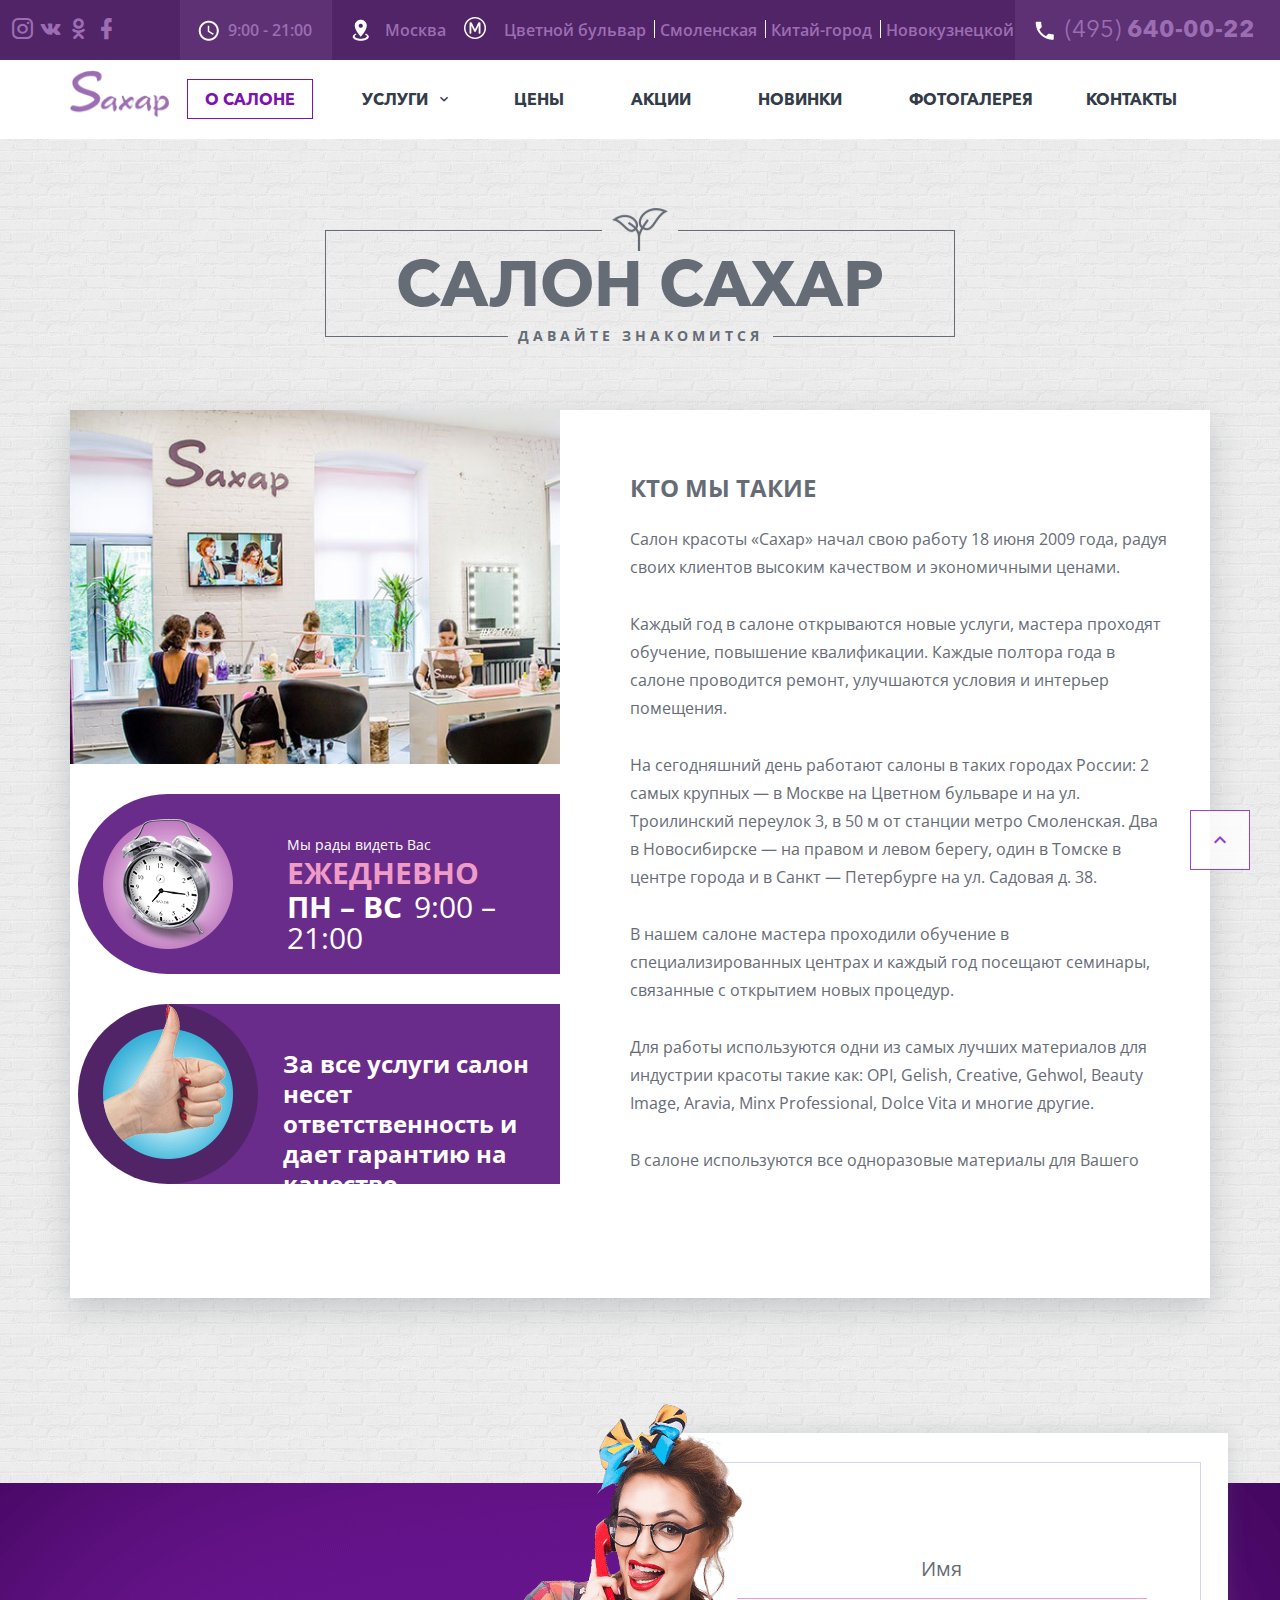
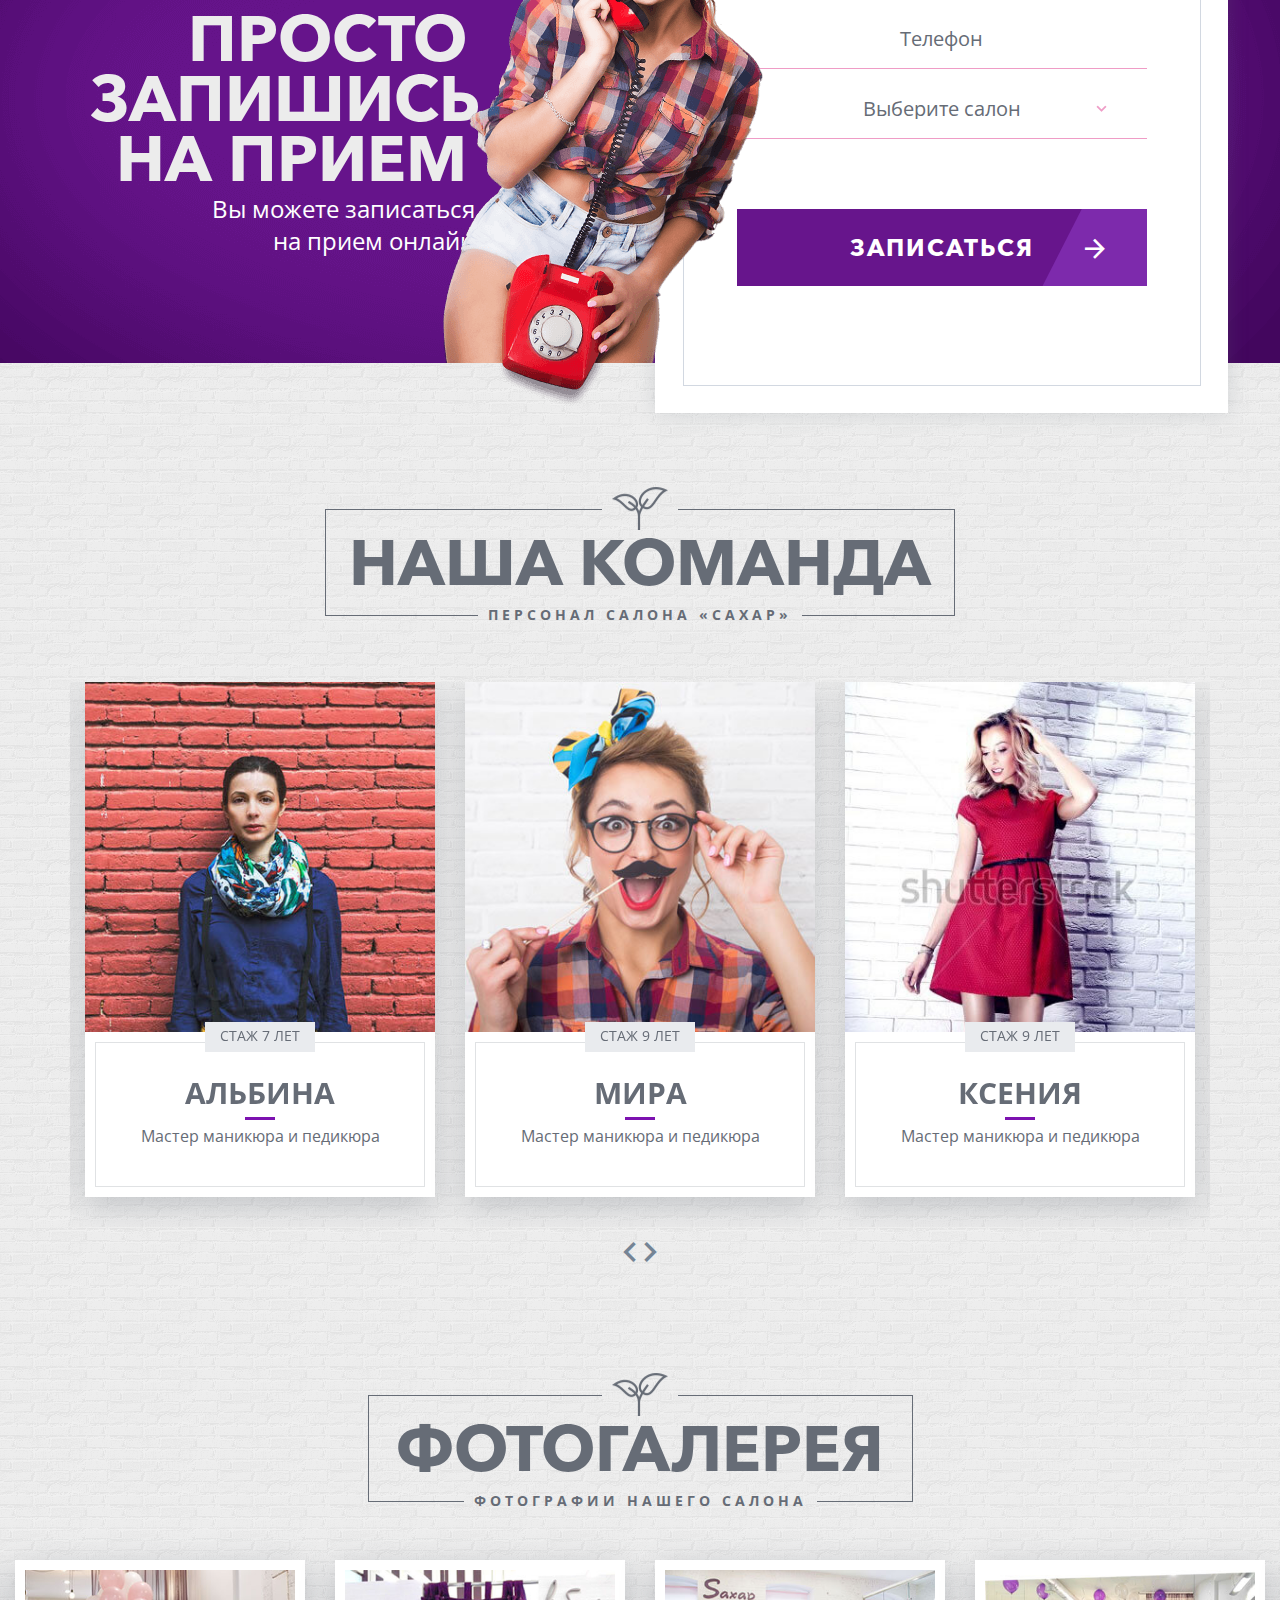
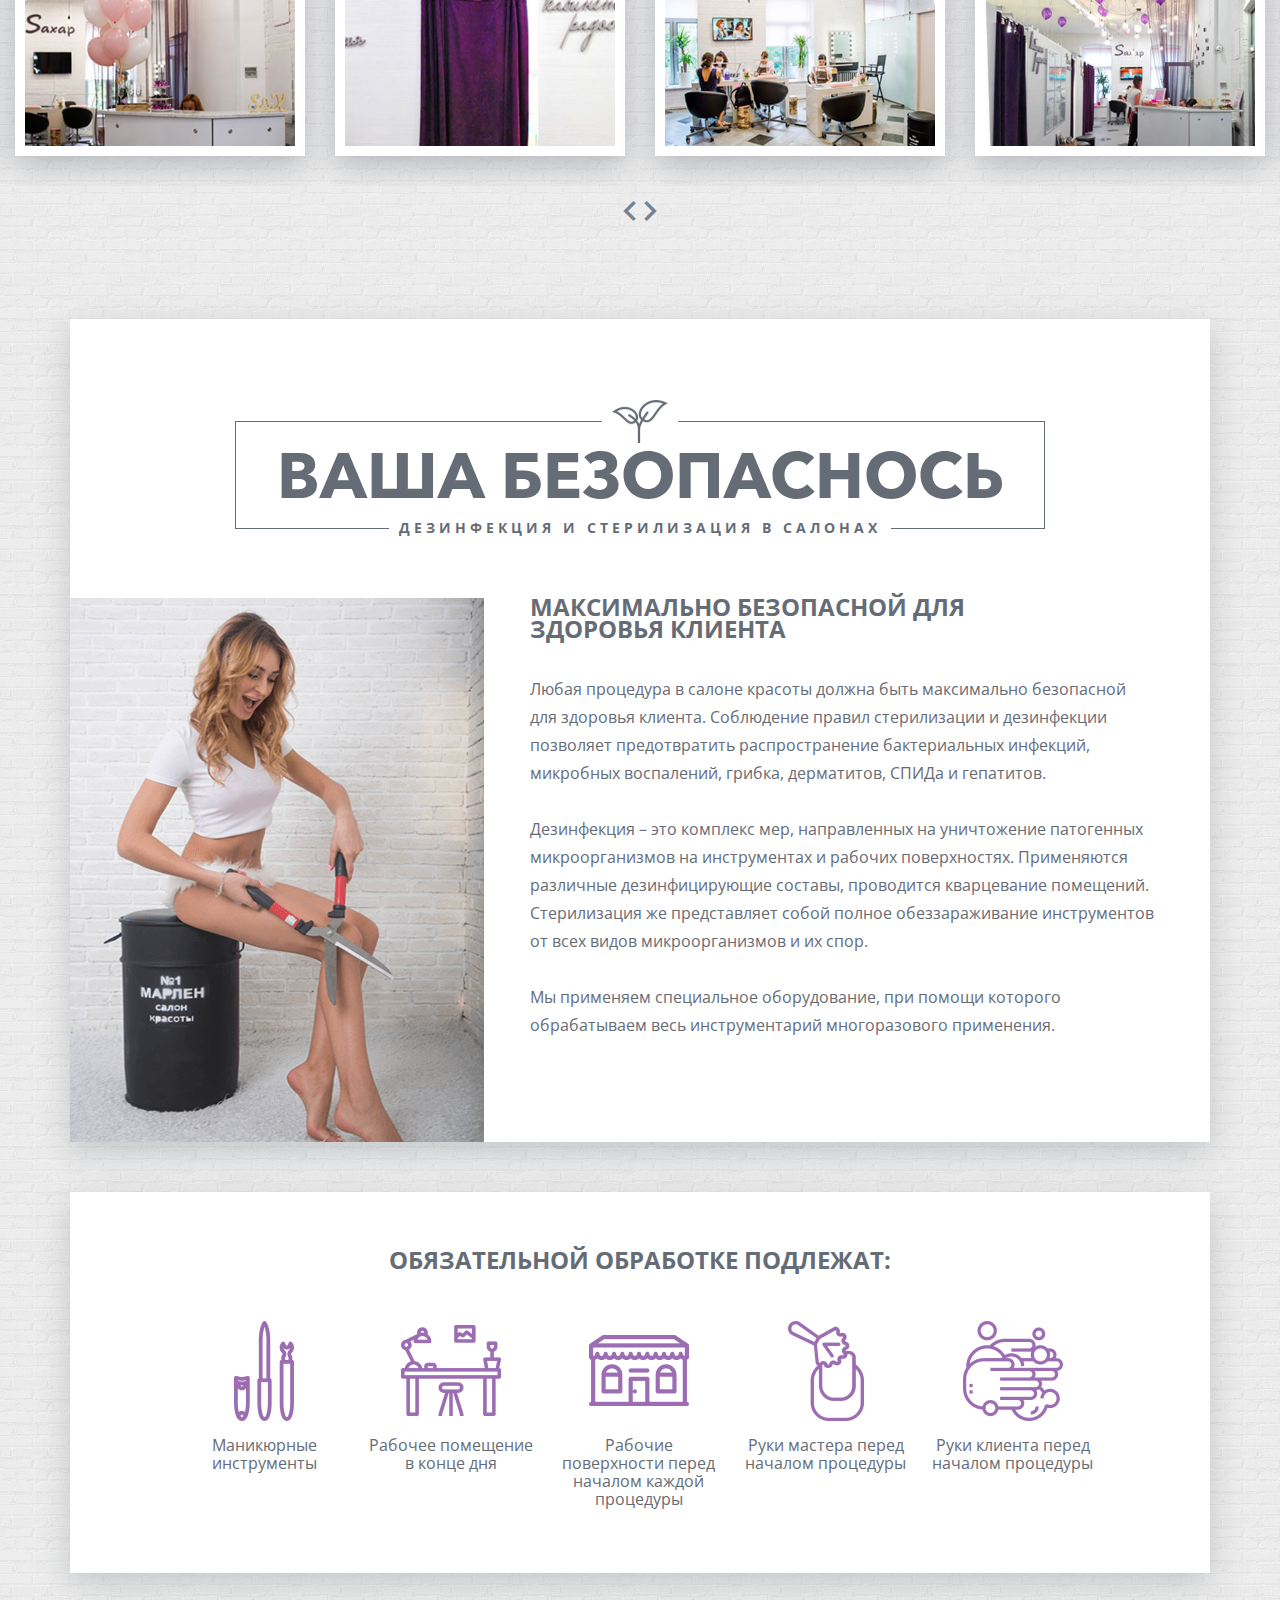
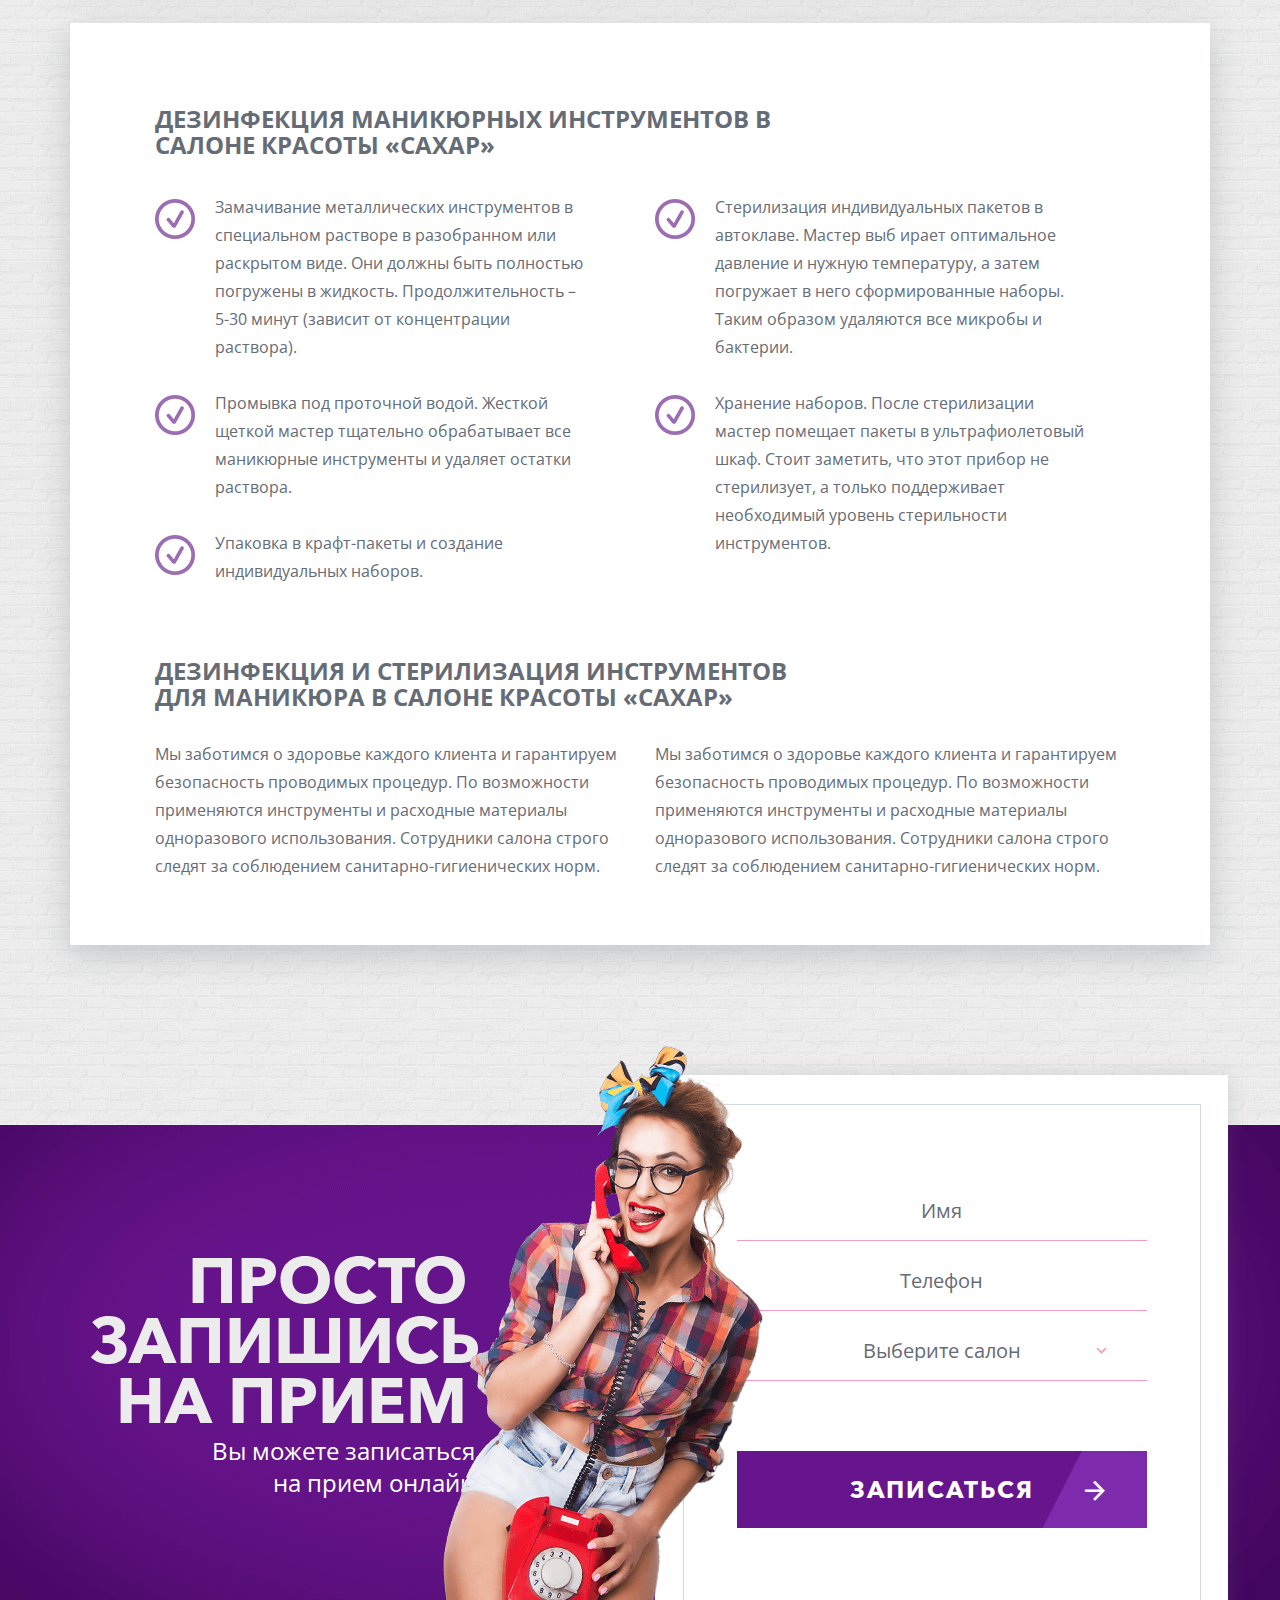
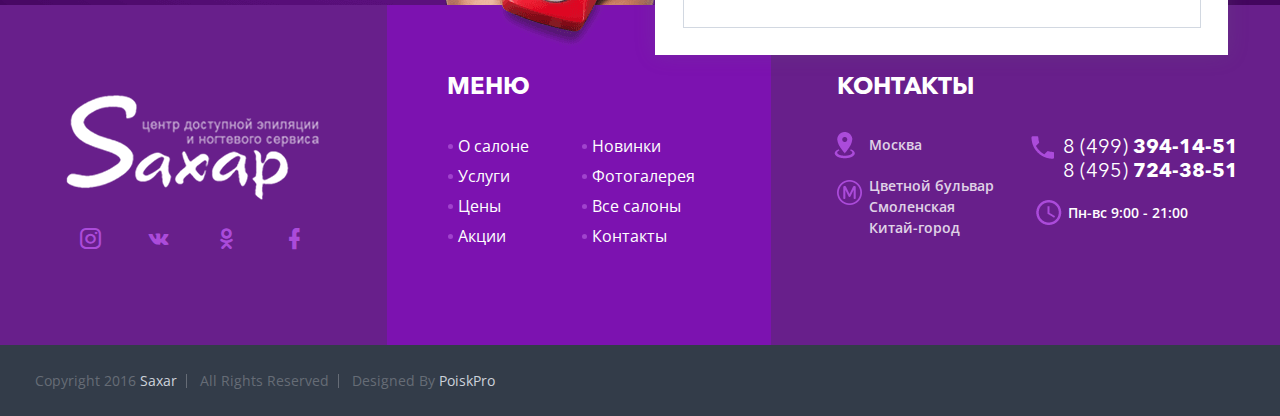
<file: about-page.html>
<!DOCTYPE html>
<html class="no-js">
<head>
  <meta charset="utf-8"/>
  <title>Title</title>
  <meta name="viewport" content="width=device-width, initial-scale=1.0"/>
  <link rel="stylesheet" href="css/style.css?timestamp=1488362105731"/>
  <script src="js/ie-detector.js"></script>
  <script src="js/modernizr.js"></script>
  <!--[if lte IE 9]><meta http-equiv="X-UA-Compatible" content="IE=edge"/><![endif]-->
  <link rel="shortcut icon" href="image/favicon.ico"/>
  <!--

    <meta name="keywords" content=""/>
    <meta name="description" content=""/>
    <meta name="author" content="">
    <meta name="robots" content="index,follow">
    <meta name="copyright" content="">
  -->

</head>

<body>

<div id="page-wrapper" class="page-wrapper">

<header id="header" class="wrapper header">
<div class="top-header">
  <div class="social-icon">
    <ul>
      <li>
        <a href="#"><i class="mdi mdi-instagram"></i></a>
      </li>
      <li>
        <a href="#"><i class="mdi mdi-vk"></i></a>
      </li>
      <li>
        <a href="#"><i class="mdi mdi-odnoklassniki"></i></a>
      </li>
      <li>
        <a href="#"><i class="mdi mdi-facebook"></i></a>
      </li>
    </ul>
  </div>
  <div class="header-info">
    <div class="container">
      <div class="inf-header infh-time">9:00 - 21:00</div>
      <div class="inf-header infh-address">Москва</div>
      <div class="inf-header infh-city">
        <ul>
          <li>Цветной бульвар</li>
          <li>Смоленская</li>
          <li>Китай-город</li>
          <li>Новокузнецкой</li>
        </ul>
      </div>
    </div>
  </div>
  <div class="header-tel">
    <a href="tel:+4956400022"><span>(495)</span> 640-00-22</a>
  </div>
</div>
  <div class="header-slider">
    <video xmlns="http://www.w3.org/1999/xhtml" loop="loop" autoplay class="VideoBackground-video">
      <source src="image/saxar-video.mp4" type="video/mp4">
    </video>
  </div>
  <div class="bot-header">
    <div class="header-btn open-nav"></div>
    <div class="container">
      <div class="logo-block">
        <a href="index.html">
          <img src="image/logo-top.png" alt="">
        </a>
      </div>
      <div class="top-nav">
        <ul>
          <li>
            <a href="about-page.html">
              О САЛОНЕ
            </a>
          </li>
          <li class="sub-nav">
            <a class="sub-link sub-link-close" href="service-direction-page.html">
              УСЛУГИ
            </a>
            <div class="sub-nav-block">
              <ul class="sub-nav-list">
                <li class="sub-nav-second">
                  <a href="#sub-nav-second-1" class="second-link">Эпиляция</a>
                  <div class="sub-nav-accordion">
                    <div class="sub-title-block">
                      <a href="service-direction-page.html">Эпиляция</a>
                    </div>
                    <div class="list-block">
                      <ul>
                        <li>
                          <a href="service-page.html">Восковая Эпиляция</a>
                        </li>
                        <li>
                          <a href="service-page.html">Сахарная Эпиляция (Шугаринг)</a>
                        </li>
                        <li>
                          <a href="service-page.html">Мужская Эпиляция</a>
                        </li>
                        <li>
                          <a href="service-page.html">Интимная Эпиляция</a>
                        </li>
                        <li>
                          <a href="service-page.html">Энзимная Эпиляция</a>
                        </li>
                        <li>
                          <a href="service-page.html">Лазерная Эпиляция</a>
                        </li>
                        <li>
                          <a href="service-page.html">Эпиляция EpilFree</a>
                        </li>
                      </ul>
                    </div>
                  </div>
                </li>
                <li  class="sub-nav-second">
                  <a href="#sub-nav-second-2" class="second-link">Ногтевой сервис</a>
                  <div class="sub-nav-accordion">
                    <div class="sub-title-block">
                      <a href="service-direction-page.html">Ногтевой сервис</a>
                    </div>
                    <div class="list-block">
                      <ul>
                        <li>
                          <a href="service-page.html">Маникюр И Педикюр В 4 Руки</a>
                        </li>
                        <li>
                          <a href="service-page.html">Маникюр</a>
                        </li>
                        <li>
                          <a href="service-page.html">Укрепление Ногтей</a>
                        </li>
                        <li>
                          <a href="service-page.html">Аппаратный Маникюр</a>
                        </li>
                        <li>
                          <a href="service-page.html">Аэрография Ногтей </a>
                        </li>
                        <li>
                          <a href="service-page.html">Гель-Лак</a>
                        </li>
                        <li>
                          <a href="service-page.html">SPA-Маникюр</a>
                        </li>
                        <li>
                          <a href="service-page.html">Парафинотерапия Рук</a>
                        </li>
                      </ul>
                      <ul>
                        <li>
                          <a href="service-page.html">Японский Маникюр</a>
                        </li>
                        <li>
                          <a href="service-page.html">Шеллак</a>
                        </li>
                        <li>
                          <a href="service-page.html">Лаки OP</a>
                        </li>
                        <li>
                          <a href="service-page.html">Педикюр</a>
                        </li>
                        <li>
                          <a href="service-page.html">Классический Педикюр</a>
                        </li>
                        <li>
                          <a href="service-page.html">Аппаратный Педикюр</a>
                        </li>
                        <li>
                          <a href="service-page.html">Бразильский Педикюр</a>
                        </li>
                        <li>
                          <a href="service-page.html">Парафинотерапия Ног</a>
                        </li>
                      </ul>
                    </div>
                  </div>
                </li>
                <li class="sub-nav-second">
                  <a href="#sub-nav-second-3" class="second-link">Косметология</a>
                  <div class="sub-nav-accordion" >
                    <div class="sub-title-block">
                      <a href="service-direction-page.html">Косметология</a>
                    </div>
                    <div class="list-block">
                      <ul>
                        <li>
                          <a href="service-page.html">Дарсонваль для лица</a>
                        </li>
                        <li>
                          <a href="service-page.html">Химический пилинг</a>
                        </li>
                        <li>
                          <a href="service-page.html">Гоммаж для лица</a>
                        </li>
                        <li>
                          <a href="service-page.html">Механическая чистка</a>
                        </li>
                        <li>
                          <a href="service-page.html">Ультразвуковая чистка</a>
                        </li>
                        <li>
                          <a href="service-page.html">Фонофорез для лица</a>
                        </li>
                      </ul>
                    </div>
                  </div>
                </li>
                <li  class="sub-nav-second">
                  <a href="#sub-nav-second-4" class="second-link">Для бровей и ресниц</a>
                  <div class="sub-nav-accordion">
                    <div class="sub-title-block">
                      <a href="service-direction-page.html">Для бровей и ресниц</a>
                    </div>
                    <div class="list-block">
                      <ul>
                        <li>
                          <a href="service-page.html">Наращивание Ресниц</a>
                        </li>
                        <li>
                          <a href="service-page.html">Восстановление ресниц</a>
                        </li>
                        <li>
                          <a href="service-page.html">Биозавивка ресниц</a>
                        </li>
                        <li>
                          <a href="service-page.html">Ламинирование ресниц</a>
                        </li>
                        <li>
                          <a href="service-page.html">Покраска ресниц</a>
                        </li>
                        <li>
                          <a href="service-page.html">Микроблейдинг бровей</a>
                        </li>
                        <li>
                          <a href="service-page.html">Окрашивание бровей хной</a>
                        </li>
                      </ul>
                    </div>
                  </div>
                </li>
                <li  class="sub-nav-second">
                  <a href="#sub-nav-second-5" class="second-link">Визаж</a>
                  <div class="sub-nav-accordion">
                    <div class="sub-title-block">
                      <a href="service-direction-page.html">Для бровей и ресниц</a>
                    </div>
                    <div class="list-block">
                      <ul>
                        <li>
                          <a href="service-page.html">Наращивание Ресниц</a>
                        </li>
                        <li>
                          <a href="service-page.html">Восстановление ресниц</a>
                        </li>
                        <li>
                          <a href="service-page.html">Биозавивка ресниц</a>
                        </li>
                        <li>
                          <a href="service-page.html">Ламинирование ресниц</a>
                        </li>
                        <li>
                          <a href="service-page.html">Покраска ресниц</a>
                        </li>
                        <li>
                          <a href="service-page.html">Микроблейдинг бровей</a>
                        </li>
                        <li>
                          <a href="service-page.html">Окрашивание бровей хной</a>
                        </li>
                      </ul>
                    </div>
                  </div>
                </li>
                <li  class="sub-nav-second">
                  <a href="#sub-nav-second-6" class="second-link">Солярий</a>
                  <div class="sub-nav-accordion">
                    <div class="sub-title-block">
                      <a href="service-direction-page.html">Для бровей и ресниц</a>
                    </div>
                    <div class="list-block">
                      <ul>
                        <li>
                          <a href="service-page.html">Наращивание Ресниц</a>
                        </li>
                        <li>
                          <a href="service-page.html">Восстановление ресниц</a>
                        </li>
                        <li>
                          <a href="service-page.html">Биозавивка ресниц</a>
                        </li>
                        <li>
                          <a href="service-page.html">Ламинирование ресниц</a>
                        </li>
                        <li>
                          <a href="service-page.html">Покраска ресниц</a>
                        </li>
                        <li>
                          <a href="service-page.html">Микроблейдинг бровей</a>
                        </li>
                        <li>
                          <a href="service-page.html">Окрашивание бровей хной</a>
                        </li>
                      </ul>
                    </div>
                  </div>
                </li>
                <li  class="sub-nav-second">
                  <a href="#sub-nav-second-7" class="second-link">Beauty-меню для  мужчин</a>
                  <div class="sub-nav-accordion">
                    <div class="sub-title-block">
                      <a href="service-direction-page.html">Beauty-меню для мужчин</a>
                    </div>
                    <div class="list-block">
                      <ul>
                        <li>
                          <a href="service-page.html">Мужская эпиляция</a>
                        </li>
                        <li>
                          <a href="service-page.html">Механическая чистка лица</a>
                        </li>
                        <li>
                          <a href="service-page.html">Маникюр</a>
                        </li>
                        <li>
                          <a href="service-page.html">Педикюр</a>
                        </li>
                      </ul>
                    </div>
                  </div>
                </li>
                <li  class="sub-nav-second">
                  <a href="#sub-nav-second-8" class="second-link">Массаж</a>
                  <div class="sub-nav-accordion">
                    <div class="sub-title-block">
                      <a href="service-direction-page.html">Массаж</a>
                    </div>
                    <div class="list-block">
                      <ul>
                        <li>
                          <a href="service-page.html">Скульптурный массаж</a>
                        </li>
                        <li>
                          <a href="service-page.html">Антицеллюлитный массаж</a>
                        </li>
                        <li>
                          <a href="service-page.html">Вакуумный массаж</a>
                        </li>
                        <li>
                          <a href="service-page.html">Лимфодренажный массаж</a>
                      </ul>
                    </div>
                  </div>
                </li>
              </ul>
              <div class="second-block-container">
                <div class="sub-nav-container" id="sub-nav-second-1">
                  <div class="sub-title-block">
                    <a href="service-direction-page.html">Эпиляция</a>
                  </div>
                  <div class="list-block">
                    <ul>
                      <li>
                        <a href="service-page.html">Восковая Эпиляция</a>
                      </li>
                      <li>
                        <a href="service-page.html">Сахарная Эпиляция (Шугаринг)</a>
                      </li>
                      <li>
                        <a href="service-page.html">Мужская Эпиляция</a>
                      </li>
                      <li>
                        <a href="service-page.html">Интимная Эпиляция</a>
                      </li>
                      <li>
                        <a href="service-page.html">Энзимная Эпиляция</a>
                      </li>
                      <li>
                        <a href="service-page.html">Лазерная Эпиляция</a>
                      </li>
                      <li>
                        <a href="service-page.html">Эпиляция EpilFree</a>
                      </li>
                    </ul>
                  </div>
                </div>
                <div class="sub-nav-container" id="sub-nav-second-2">
                  <div class="sub-title-block">
                    <a href="service-direction-page.html">Ногтевой сервис</a>
                  </div>
                  <div class="list-block">
                    <ul>
                      <li>
                        <a href="service-page.html">Маникюр И Педикюр В 4 Руки</a>
                      </li>
                      <li>
                        <a href="service-page.html">Маникюр</a>
                      </li>
                      <li>
                        <a href="service-page.html">Укрепление Ногтей</a>
                      </li>
                      <li>
                        <a href="service-page.html">Аппаратный Маникюр</a>
                      </li>
                      <li>
                        <a href="service-page.html">Аэрография Ногтей </a>
                      </li>
                      <li>
                        <a href="service-page.html">Гель-Лак</a>
                      </li>
                      <li>
                        <a href="service-page.html">SPA-Маникюр</a>
                      </li>
                      <li>
                        <a href="service-page.html">Парафинотерапия Рук</a>
                      </li>
                    </ul>
                    <ul>
                      <li>
                        <a href="service-page.html">Японский Маникюр</a>
                      </li>
                      <li>
                        <a href="service-page.html">Шеллак</a>
                      </li>
                      <li>
                        <a href="service-page.html">Лаки OP</a>
                      </li>
                      <li>
                        <a href="service-page.html">Педикюр</a>
                      </li>
                      <li>
                        <a href="service-page.html">Классический Педикюр</a>
                      </li>
                      <li>
                        <a href="service-page.html">Аппаратный Педикюр</a>
                      </li>
                      <li>
                        <a href="service-page.html">Бразильский Педикюр</a>
                      </li>
                      <li>
                        <a href="service-page.html">Парафинотерапия Ног</a>
                      </li>
                    </ul>
                  </div>
                </div>
                <div class="sub-nav-container" id="sub-nav-second-3" >
                  <div class="sub-title-block">
                    <a href="service-direction-page.html">Косметология</a>
                  </div>
                  <div class="list-block">
                    <ul>
                      <li>
                        <a href="service-page.html">Дарсонваль для лица</a>
                      </li>
                      <li>
                        <a href="service-page.html">Химический пилинг</a>
                      </li>
                      <li>
                        <a href="service-page.html">Гоммаж для лица</a>
                      </li>
                      <li>
                        <a href="service-page.html">Механическая чистка</a>
                      </li>
                      <li>
                        <a href="service-page.html">Ультразвуковая чистка</a>
                      </li>
                      <li>
                        <a href="service-page.html">Фонофорез для лица</a>
                      </li>
                    </ul>
                  </div>
                </div>
                <div class="sub-nav-container" id="sub-nav-second-4">
                  <div class="sub-title-block">
                    <a href="service-direction-page.html">Для бровей и ресниц</a>
                  </div>
                  <div class="list-block">
                    <ul>
                      <li>
                        <a href="service-page.html">Наращивание Ресниц</a>
                      </li>
                      <li>
                        <a href="service-page.html">Восстановление ресниц</a>
                      </li>
                      <li>
                        <a href="service-page.html">Биозавивка ресниц</a>
                      </li>
                      <li>
                        <a href="service-page.html">Ламинирование ресниц</a>
                      </li>
                      <li>
                        <a href="service-page.html">Покраска ресниц</a>
                      </li>
                      <li>
                        <a href="service-page.html">Микроблейдинг бровей</a>
                      </li>
                      <li>
                        <a href="service-page.html">Окрашивание бровей хной</a>
                      </li>
                    </ul>
                  </div>
                </div>
                <div class="sub-nav-container" id="sub-nav-second-5">
                  <div class="sub-title-block">
                    <a href="service-direction-page.html">Для бровей и ресниц</a>
                  </div>
                  <div class="list-block">
                    <ul>
                      <li>
                        <a href="service-page.html">Наращивание Ресниц</a>
                      </li>
                      <li>
                        <a href="service-page.html">Восстановление ресниц</a>
                      </li>
                      <li>
                        <a href="service-page.html">Биозавивка ресниц</a>
                      </li>
                      <li>
                        <a href="service-page.html">Ламинирование ресниц</a>
                      </li>
                      <li>
                        <a href="service-page.html">Покраска ресниц</a>
                      </li>
                      <li>
                        <a href="service-page.html">Микроблейдинг бровей</a>
                      </li>
                      <li>
                        <a href="service-page.html">Окрашивание бровей хной</a>
                      </li>
                    </ul>
                  </div>
                </div>
                <div class="sub-nav-container" id="sub-nav-second-6">
                  <div class="sub-title-block">
                    <a href="service-direction-page.html">Для бровей и ресниц</a>
                  </div>
                  <div class="list-block">
                    <ul>
                      <li>
                        <a href="service-page.html">Наращивание Ресниц</a>
                      </li>
                      <li>
                        <a href="service-page.html">Восстановление ресниц</a>
                      </li>
                      <li>
                        <a href="service-page.html">Биозавивка ресниц</a>
                      </li>
                      <li>
                        <a href="service-page.html">Ламинирование ресниц</a>
                      </li>
                      <li>
                        <a href="service-page.html">Покраска ресниц</a>
                      </li>
                      <li>
                        <a href="service-page.html">Микроблейдинг бровей</a>
                      </li>
                      <li>
                        <a href="service-page.html">Окрашивание бровей хной</a>
                      </li>
                    </ul>
                  </div>
                </div>
                <div class="sub-nav-container" id="sub-nav-second-7">
                  <div class="sub-title-block">
                    <a href="service-direction-page.html">Beauty-меню для мужчин</a>
                  </div>
                  <div class="list-block">
                    <ul>
                      <li>
                        <a href="service-page.html">Мужская эпиляция</a>
                      </li>
                      <li>
                        <a href="service-page.html">Механическая чистка лица</a>
                      </li>
                      <li>
                        <a href="service-page.html">Маникюр</a>
                      </li>
                      <li>
                        <a href="service-page.html">Педикюр</a>
                      </li>
                    </ul>
                  </div>
                </div>
                <div class="sub-nav-container" id="sub-nav-second-8">
                  <div class="sub-title-block">
                    <a href="service-direction-page.html">Массаж</a>
                  </div>
                  <div class="list-block">
                    <ul>
                      <li>
                        <a href="service-page.html">Скульптурный массаж</a>
                      </li>
                      <li>
                        <a href="service-page.html">Антицеллюлитный массаж</a>
                      </li>
                      <li>
                        <a href="service-page.html">Вакуумный массаж</a>
                      </li>
                      <li>
                        <a href="service-page.html">Лимфодренажный массаж</a>
                    </ul>
                  </div>
                </div>
              </div>
            </div>
          </li>
          <li>
            <a href="price-page.html">
              Цены
            </a>
          </li>
          <li>
            <a href="offers-page.html">
              Акции
            </a>
          </li>
          <li>
            <a href="news-page.html">
              НОВИНКИ
            </a>
          </li>
          <li>
            <a href="gallery-page.html">
              фотоГалерея
            </a>
          </li>
          <li>
            <a href="contact-page.html">
              Контакты
            </a>
          </li>
        </ul>
      </div>
    </div>
  </div>
</header>


  <div id="page-body" class="page-body">
    <section class="about-wrapper wrapper">
      <div class="container">
        <div class="title-wrapper">
          <div class="title-wrapper__inner">
            <div class="title-wrapper__header">
              <span><img src="image/title-section.png" alt=""></span>
            </div>
            <div class="title-wrapper__title">
              Салон сахар
            </div>
            <div class="title-wrapper__footer">
              <span>Давайте знакомится</span>
            </div>
          </div>
        </div>
        <div class="about-info-container">
        <div class="about-info-image-block">
          <div class="about-top-image-container">
            <img src="image/about-image.jpg" alt="">
          </div>
          <div class="image-text image-time">
            <div class="image-block">
              <img src="image/image-time.png" alt="">
            </div>
            <div class="title-block">
              Мы рады видеть Вас
            </div>
             <span>
                ежедневно
              </span>
            <div class="text-block">
              <span>ПН – ВС </span>9:00 – 21:00
            </div>
          </div>
          <div class="image-text image-guarantee">
            <div class="image-block">
              <img src="image/image-guarantee.png" alt="">
            </div>
            За все услуги салон несет ответственность и дает гарантию на качество
          </div>
        </div>
          <div class="about-text-block">
            <div class="title-block">
              Кто мы такие
            </div>
            <div class="text-block">
              <p>
                Салон красоты «Сахар» начал свою работу 18 июня 2009 года, радуя своих клиентов высоким качеством и экономичными ценами.
              </p>
              <p>
                Каждый год в салоне открываются новые услуги, мастера проходят обучение, повышение квалификации. Каждые
                полтора года в салоне проводится ремонт, улучшаются
                условия и интерьер помещения.
              </p>
              <p>
                На сегодняшний день работают салоны в таких городах России: 2 самых крупных — в  Москве на Цветном бульваре и
                на ул. Троилинский переулок 3, в 50 м от станции метро Смоленская. Два в Новосибирске — на правом и левом берегу, один в Томске в центре города  и в  Санкт — Петербурге
                на ул. Садовая д. 38.
              </p>
              <p>
                В нашем салоне мастера проходили обучение в специализированных центрах и каждый год посещают семинары, связанные с открытием новых процедур.
              </p>
              <p>
                Для работы используются одни из самых лучших материалов для индустрии красоты такие как: OPI, Gelish, Creative, Gehwol, Beauty Image, Aravia, Minx Professional, Dolce Vita и многие другие.
              </p>
              <p>
                В салоне используются все одноразовые материалы для Вашего
              </p>
            </div>
          </div>
        </div>
      </div>
    </section>
    <section class="banner-wrapper wrapper">
      <div class="container">
        <div class="row">
          <div class="col-xs-12 col-md-6">
            <div class="text-banner">
              <div class="title-banner">
                Просто
                запишись
                на прием
              </div>
              <div class="content-banner">
                Вы можете записаться
                на прием онлайн
              </div>
            </div>
          </div>
          <div class="col-xs-12 col-md-6">
            <div class="banner-form">
              <div class="banner-form-container">
                <form action="#">
                  <input type="text" placeholder="Имя">
                  <input type="tel" placeholder="Телефон">
                  <div class="select-container">
                    <select>
                      <option disabled selected>Выберите салон</option>
                      <option value="">Цветной бульвар</option>
                      <option value="">Смоленская</option>
                      <option value="">Китай-город</option>
                    </select>
                  </div>
                  <label for="submit-banner">
                    <input id="submit-banner-2" type="submit" value="Записаться">
                  </label>
                </form>
              </div>
            </div>
          </div>
        </div>
      </div>
    </section>
    <section class="about-team-wrapper wrapper">
      <div class="container">
        <div class="title-wrapper">
          <div class="title-wrapper__inner">
            <div class="title-wrapper__header">
              <span><img src="image/title-section.png" alt=""></span>
            </div>
            <div class="title-wrapper__title">
              Наша команда
            </div>
            <div class="title-wrapper__footer">
              <span>Персонал салона «Сахар»</span>
            </div>
          </div>
        </div>
        <div class="about-team-slider">
          <div class="slide">
            <div class="image-block">
              <img src="image/about-slider-1.jpg" alt="">
            </div>
            <div class="text-block">
              <span>стаж 7 лет</span>
              <div class="title-block">
                Альбина
              </div>
              <div class="content-block">
                Мастер маникюра и педикюра
              </div>
            </div>
          </div>
          <div class="slide">
            <div class="image-block">
              <img src="image/about-slider-2.jpg" alt="">
            </div>
            <div class="text-block">
              <span>стаж 9  лет</span>
              <div class="title-block">
                Мира
              </div>
              <div class="content-block">
                Мастер маникюра и педикюра
              </div>
            </div>
          </div>
          <div class="slide">
            <div class="image-block">
              <img src="image/about-slider-3.jpg" alt="">
            </div>
            <div class="text-block">
              <span>стаж 9 лет</span>
              <div class="title-block">
                Ксения
              </div>
              <div class="content-block">
                Мастер маникюра и педикюра
              </div>
            </div>
          </div>
          <div class="slide">
            <div class="image-block">
              <img src="image/about-slider-2.jpg" alt="">
            </div>
            <div class="text-block">
              <span>стаж 7 лет</span>
              <div class="title-block">
                Альбина
              </div>
              <div class="content-block">
                Мастер маникюра и педикюра
              </div>
            </div>
          </div>
        </div>
      </div>
    </section>
    <section class="main-gallery-wrapper wrapper">
      <div class="container">
        <div class="title-wrapper">
          <div class="title-wrapper__inner">
            <div class="title-wrapper__header">
              <span><img src="image/title-section.png" alt=""></span>
            </div>
            <div class="title-wrapper__title">
              Фотогалерея
            </div>
            <div class="title-wrapper__footer">
              <span>Фотографии нашего салона</span>
            </div>
          </div>
        </div>
      </div>
      <div class="main-gallery-slider">
        <div class="slide">
          <div class="image-block">
            <a href="image/gallery-slide-1.jpg" class="fancybox" rel="gallery" tabindex="0"><img src="image/gallery-slide-1.jpg"></a>
          </div>
        </div>
        <div class="slide">
          <div class="image-block">
            <a href="image/gallery-slide-2.jpg" class="fancybox" rel="gallery" tabindex="0"><img src="image/gallery-slide-2.jpg"></a>
          </div>
        </div>
        <div class="slide">
          <div class="image-block">
            <a href="image/gallery-slide-3.jpg" class="fancybox" rel="gallery" tabindex="0"><img src="image/gallery-slide-3.jpg"></a>
          </div>
        </div>
        <div class="slide">
          <div class="image-block">
            <a href="image/gallery-slide-4.jpg" class="fancybox" rel="gallery" tabindex="0"><img src="image/gallery-slide-4.jpg"></a>
          </div>
        </div>
        <div class="slide">
          <div class="image-block">
            <a href="image/gallery-slide-1.jpg" class="fancybox" rel="gallery" tabindex="0"><img src="image/gallery-slide-1.jpg"></a>
          </div>
        </div>
      </div>
    </section>
    <section class="about-security-wrapper wrapper">
      <div class="container">
        <div class="about-security-container">
          <div class="title-wrapper">
            <div class="title-wrapper__inner">
              <div class="title-wrapper__header">
                <span><img src="image/title-section.png" alt=""></span>
              </div>
              <div class="title-wrapper__title">
                Ваша безопаснось
              </div>
              <div class="title-wrapper__footer">
                <span>Дезинфекция и стерилизация в салонах</span>
              </div>
            </div>
          </div>
          <div class="text-security">
            <div class="image-block">
              <img src="image/image-security.png" alt="">
            </div>
            <div class="text-block">
              <div class="title-block">
                Максимально безопасной для здоровья клиента
              </div>
              <div class="content-block">
                <p>
                  Любая процедура в салоне красоты должна быть максимально безопасной для здоровья клиента. Соблюдение правил стерилизации и дезинфекции позволяет предотвратить распространение бактериальных инфекций, микробных воспалений, грибка, дерматитов, СПИДа и гепатитов.
                </p>
                <p>
                  Дезинфекция – это комплекс мер, направленных на уничтожение патогенных микроорганизмов на инструментах и рабочих поверхностях. Применяются различные дезинфицирующие составы, проводится кварцевание помещений. Стерилизация же представляет собой полное обеззараживание инструментов от всех видов микроорганизмов и их спор.
                </p>
                <p>
                  Мы применяем специальное оборудование, при помощи которого обрабатываем весь инструментарий многоразового применения.
                </p>
              </div>
            </div>
          </div>
        </div>
      </div>
    </section>
    <section class="about-services-wrapper wrapper">
      <div class="container">
        <div class="about-service-container">
          <div class="title-block">
            Обязательной обработке подлежат:
          </div>
          <div class="about-services-wrap">
            <div class="image-block">
              <img src="image/about-service-1.png" alt="">
            </div>
            <div class="text-block">
              Маникюрные инструменты
            </div>
          </div>
          <div class="about-services-wrap">
            <div class="image-block">
              <img src="image/about-service-2.png" alt="">
            </div>
            <div class="text-block">
              Рабочее помещение в конце дня
            </div>
          </div>
          <div class="about-services-wrap">
            <div class="image-block">
              <img src="image/about-service-3.png" alt="">
            </div>
            <div class="text-block">
              Рабочие поверхности перед началом каждой процедуры
            </div>
          </div>
          <div class="about-services-wrap">
            <div class="image-block">
              <img src="image/about-service-4.png" alt="">
            </div>
            <div class="text-block">
              Руки мастера перед началом процедуры
            </div>
          </div>
          <div class="about-services-wrap">
            <div class="image-block">
              <img src="image/about-service-5.png" alt="">
            </div>
            <div class="text-block">
              Руки клиента перед началом процедуры
            </div>
          </div>
        </div>
      </div>
    </section>
    <section class="about-list-wrapper wrapper">
      <div class="container">
        <div class="about-list-container">
          <div class="title-block">
            Дезинфекция маникюрных инструментов в салоне красоты «Сахар»
          </div>
          <div class="about-list-block">
            <div class="row">
              <div class="col-xs-12 col-md-6">
                <div class="about-list">
                  Замачивание металлических инструментов в специальном растворе в разобранном или
                  раскрытом виде. Они должны быть полностью погружены в жидкость. Продолжительность – 5-30 минут (зависит от концентрации раствора).
                </div>
                <div class="about-list">
                  Промывка под проточной водой. Жесткой щеткой мастер тщательно обрабатывает все маникюрные инструменты и удаляет остатки раствора.
                </div>
                <div class="about-list">
                  Упаковка в крафт-пакеты и создание индивидуальных наборов.
                </div>
              </div>
              <div class="col-xs-12 col-md-6">
                <div class="about-list">
                  Стерилизация индивидуальных пакетов в автоклаве. Мастер выб
                  ирает оптимальное давление и нужную температуру, а затем погружает в него сформированные наборы. Таким образом удаляются все микробы и бактерии.
                </div>
                <div class="about-list">
                  Хранение наборов. После стерилизации мастер помещает пакеты в ультрафиолетовый шкаф. Стоит заметить, что этот прибор не стерилизует, а только поддерживает необходимый уровень стерильности инструментов.
                </div>
              </div>
            </div>
          </div>
          <div class="title-block about-list-bottom">
            Дезинфекция и стерилизация инструментов для маникюра в салоне красоты «Сахар»
          </div>
          <div class="about-inf-container">
            <div class="row">
              <div class="col-xs-12 col-md-6">
                <div class="about-inf">
                  Мы заботимся о здоровье каждого клиента и гарантируем безопасность проводимых процедур. По возможности применяются инструменты и расходные материалы одноразового использования. Сотрудники салона строго следят за соблюдением санитарно-гигиенических норм.
                </div>
              </div>
              <div class="col-xs-12 col-md-6">
                <div class="about-inf">
                  Мы заботимся о здоровье каждого клиента и гарантируем безопасность проводимых процедур. По возможности применяются инструменты и расходные материалы одноразового использования. Сотрудники салона строго следят за соблюдением санитарно-гигиенических норм.
                </div>
              </div>
            </div>
          </div>
        </div>
      </div>
    </section>
    <section class="banner-wrapper banner-bottom wrapper">
      <div class="container">
        <div class="row">
          <div class="col-xs-12 col-md-6">
            <div class="text-banner">
              <div class="title-banner">
                Просто
                запишись
                на прием
              </div>
              <div class="content-banner">
                Вы можете записаться
                на прием онлайн
              </div>
            </div>
          </div>
          <div class="col-xs-12 col-md-6">
            <div class="banner-form">
              <div class="banner-form-container">
                <form action="#">
                  <input type="text" placeholder="Имя">
                  <input type="tel" placeholder="Телефон">
                  <div class="select-container">
                    <select>
                      <option disabled selected>Выберите салон</option>
                      <option value="">Цветной бульвар</option>
                      <option value="">Смоленская</option>
                      <option value="">Китай-город</option>
                    </select>
                  </div>
                  <label for="submit-banner">
                    <input id="submit-banner" type="submit" value="Записаться">
                  </label>
                </form>
              </div>
            </div>
          </div>
        </div>
      </div>
    </section>
  </div>

<footer id="footer" class="wrapper footer">
    <div class="scroll-to-top"></div>
    <div class="top-footer">
        <div class="footer-wrap logo-footer">
            <a href="index.html">
                <img src="image/footer-logo.png" alt="">
            </a>
            <div class="social-icon">
                <ul>
                    <li>
                        <a href="#"><i class="mdi mdi-instagram"></i></a>
                    </li>
                    <li>
                        <a href="#"><i class="mdi mdi-vk"></i></a>
                    </li>
                    <li>
                        <a href="#"><i class="mdi mdi-odnoklassniki"></i></a>
                    </li>
                    <li>
                        <a href="#"><i class="mdi mdi-facebook"></i></a>
                    </li>
                </ul>
            </div>
        </div>
        <div class="footer-wrap footer-nav">
            <div class="title-footer">
                Меню
            </div>
            <div class="footer-list">
                <ul>
                    <li>

                        <a href="about-page.html">О салоне</a>
                    </li>
                    <li>
                        <a href="news-page.html">Новинки</a>
                    </li>
                    <li>
                        <a href="service-direction-page.html">Услуги</a>
                    </li>
                    <li>
                        <a href="gallery-page.html">Фотогалерея</a>
                    </li>
                    <li>
                        <a href="price-page.html">Цены</a>
                    </li>
                    <li>
                        <a href="news-page.html">Все салоны</a>
                    </li>
                    <li>
                        <a href="offers-page.html">Акции</a>
                    </li>

                    <li>
                        <a href="contact-page.html">Контакты</a>
                    </li>
                </ul>
            </div>
        </div>
        <div class="footer-wrap footer-contact">
            <div class="title-footer">
                Контакты
            </div>
            <div class="contact-left">
                <ul>
                    <li class="footer-address">
                        <span>Москва</span>
                    </li>
                    <li class="footer-city">
                        <span>Цветной бульвар</span>
                        <span>Смоленская</span>
                        <span>Китай-город</span>
                    </li>
                </ul>
            </div>
            <div class="contact-right">
                <ul>
                    <li class="footer-tel">
                        <a href="tel:+84993941451"><span>8 (499)</span> 394-14-51</a>
                        <a href="tel:+84957243851"><span>8 (495)</span> 724-38-51</a>
                    </li>
                    <li class="footer-time">
                        <span>Пн-вс    9:00 - 21:00</span>
                </ul>
            </div>
        </div>
    </div>
    <div class="bot-footer">
        <ul>
            <li>
                Copyright 2016 <span>Saxar</span>
            </li>
            <li>
                All Rights Reserved
            </li>
            <li>
                Designed By <span>PoiskPro</span>
            </li>
        </ul>
    </div>
</footer>


</div>


<!-- scripts
___________________________________________________________________________-->

<script src="js/libs.js"></script>

<script src="js/common.js?timestamp=1488362105732"></script>
<script src="//localhost:35729/livereload.js"></script>

</body>
</html>
</file>
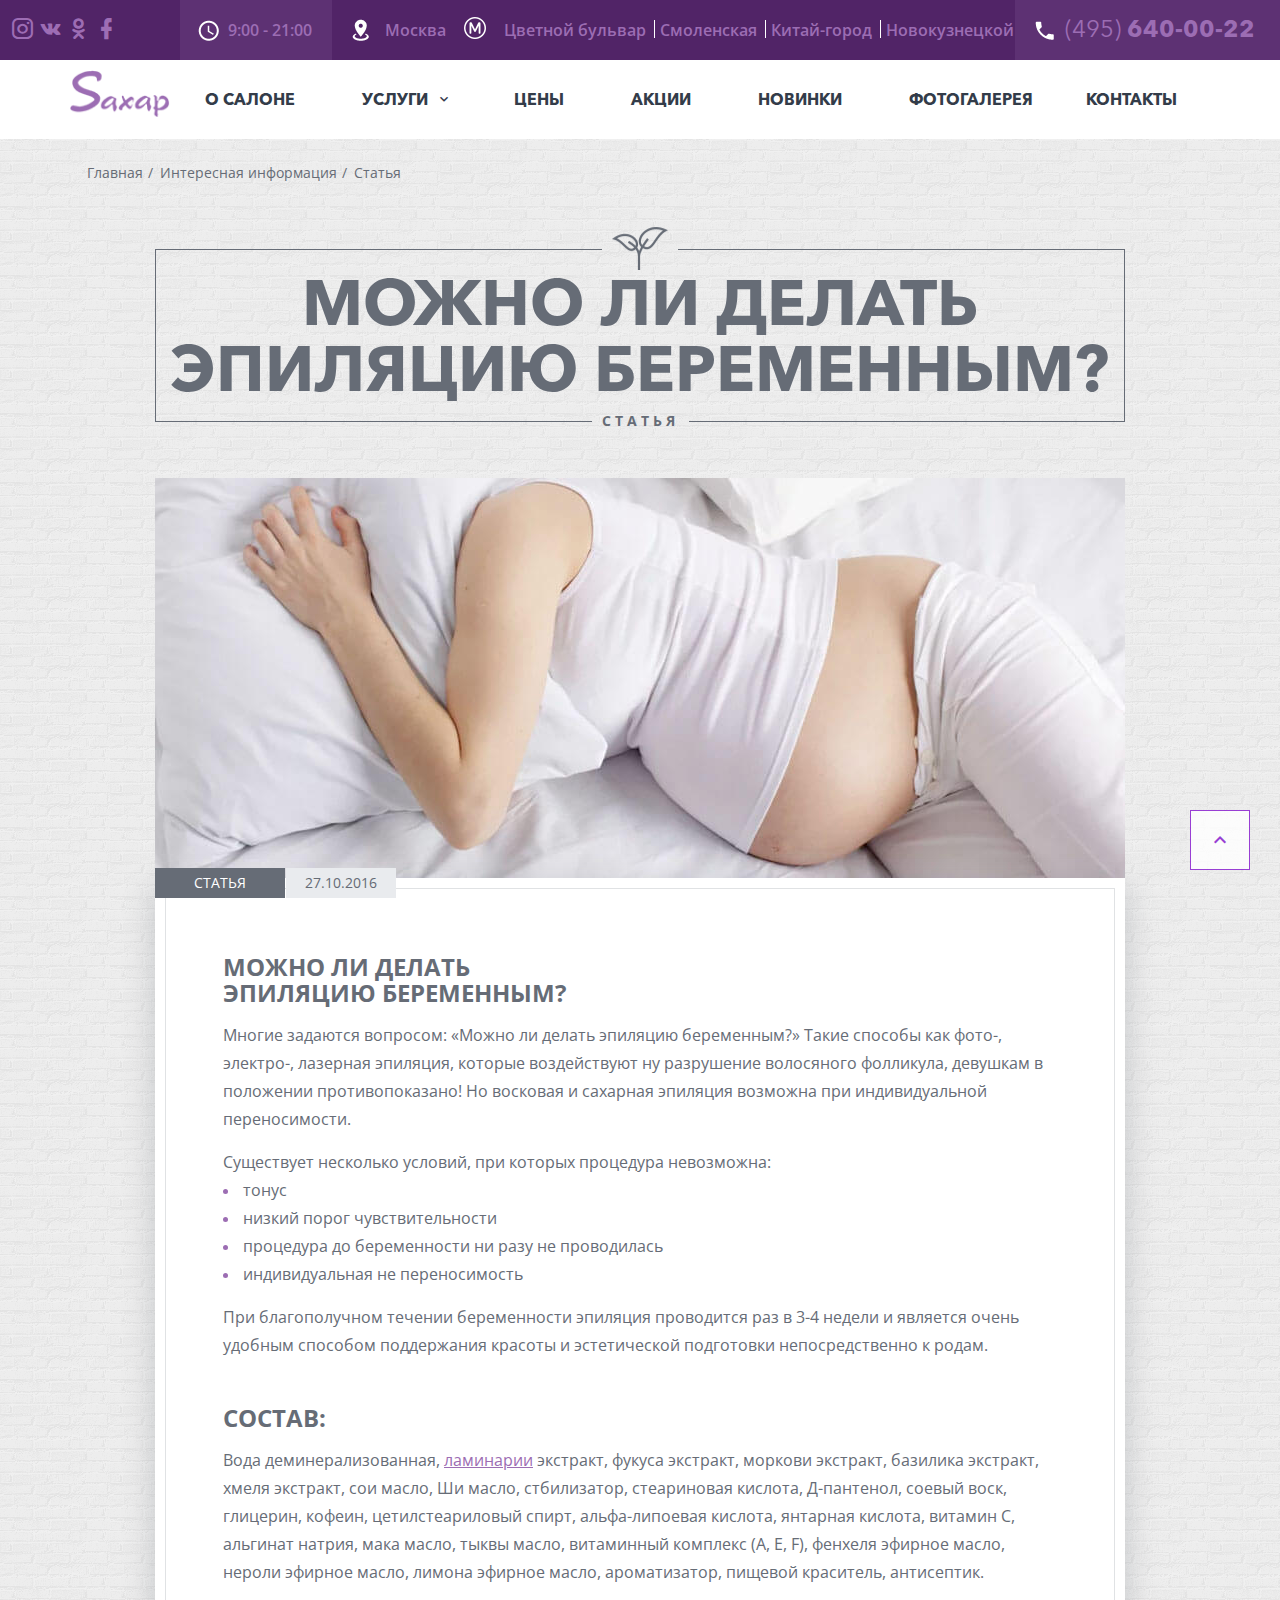
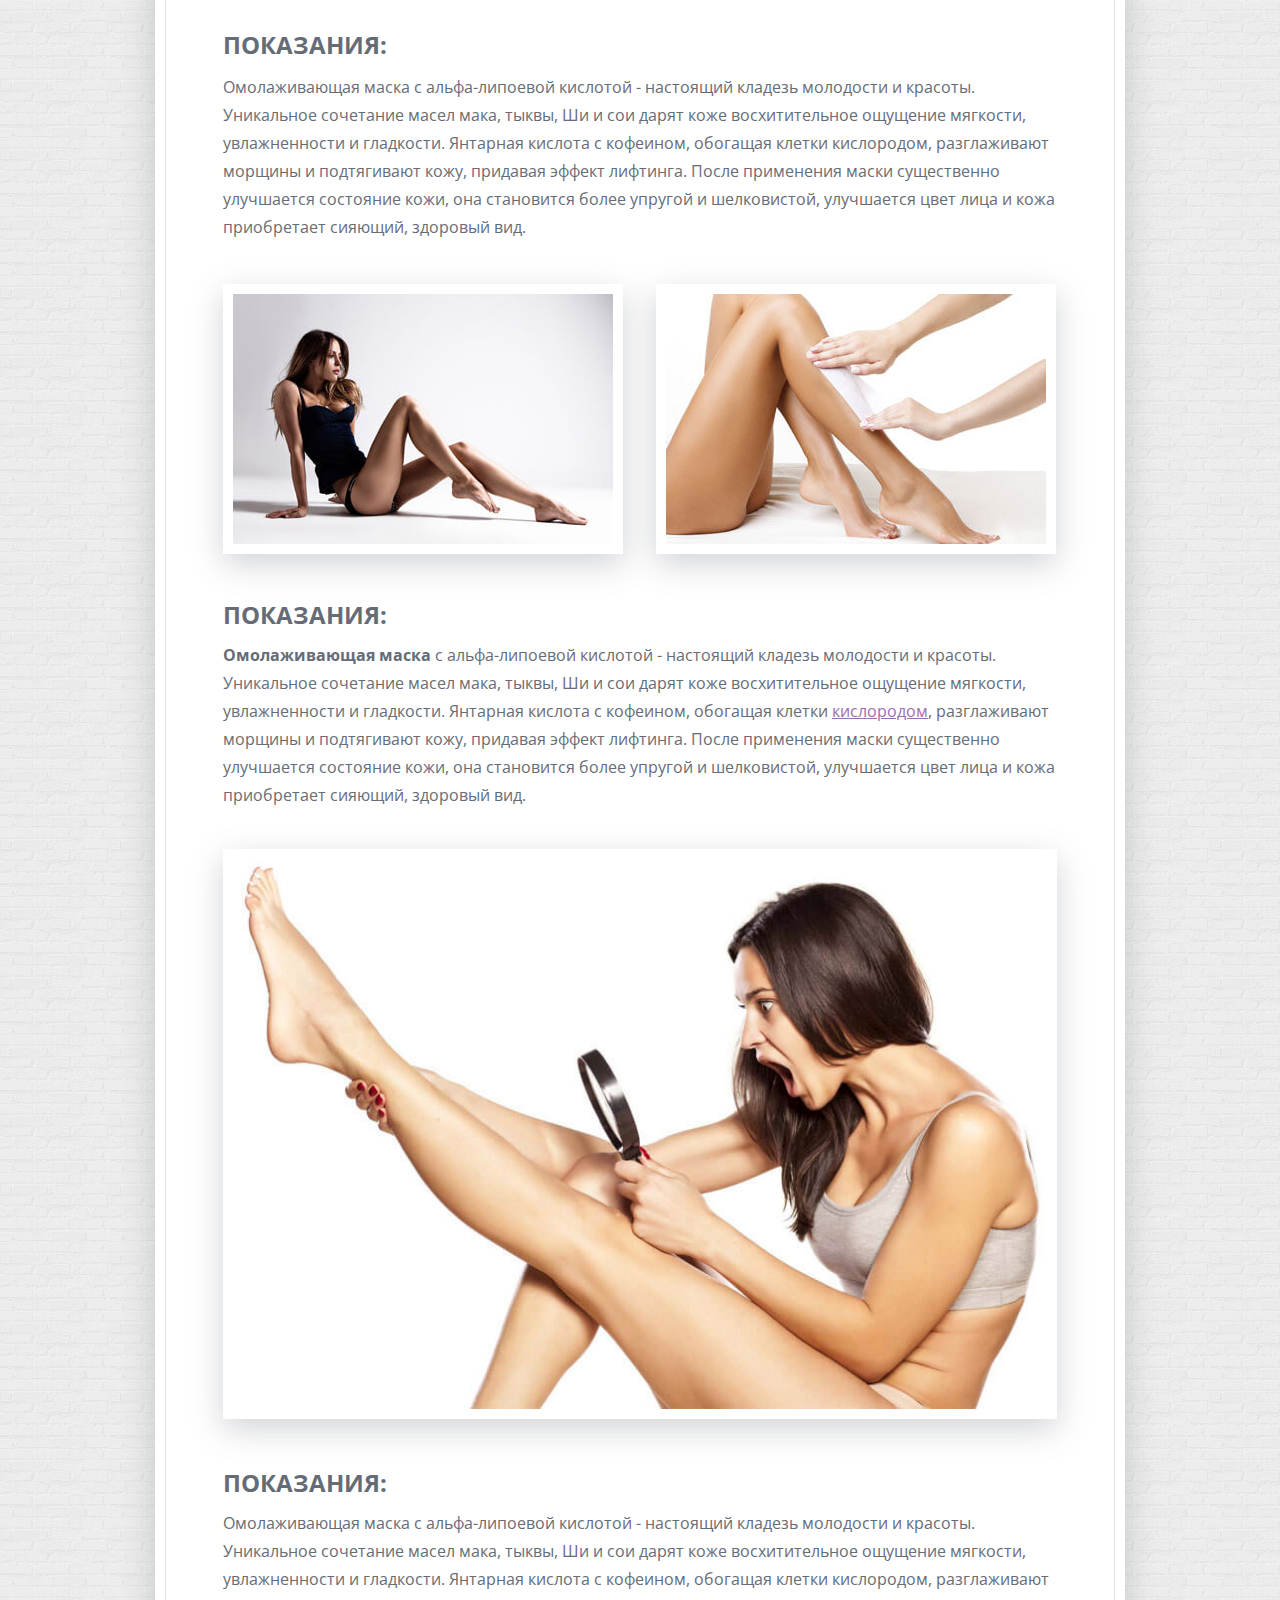
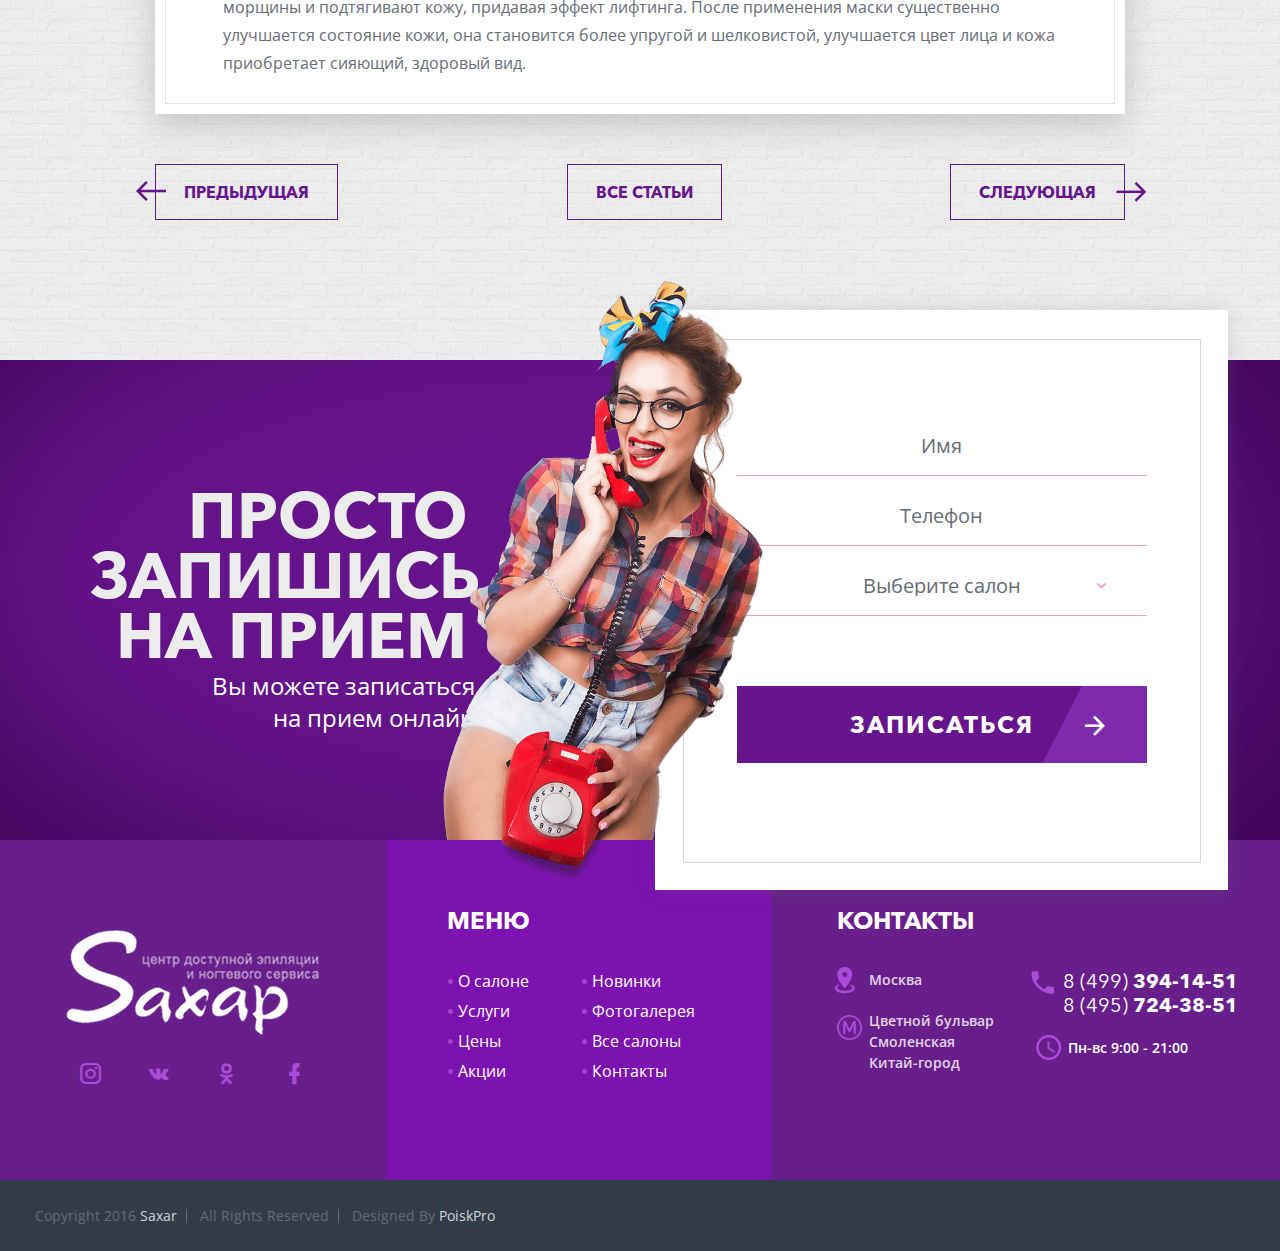
<file: article-page-post.html>
<!DOCTYPE html>
<html class="no-js">
<head>
  <meta charset="utf-8"/>
  <title>Title</title>
  <meta name="viewport" content="width=device-width, initial-scale=1.0"/>
  <link rel="stylesheet" href="css/style.css?timestamp=1488362105731"/>
  <script src="js/ie-detector.js"></script>
  <script src="js/modernizr.js"></script>
  <!--[if lte IE 9]><meta http-equiv="X-UA-Compatible" content="IE=edge"/><![endif]-->
  <link rel="shortcut icon" href="image/favicon.ico"/>
  <!--

    <meta name="keywords" content=""/>
    <meta name="description" content=""/>
    <meta name="author" content="">
    <meta name="robots" content="index,follow">
    <meta name="copyright" content="">
  -->

</head>

<body>

<div id="page-wrapper" class="page-wrapper">

<header id="header" class="wrapper header">
<div class="top-header">
  <div class="social-icon">
    <ul>
      <li>
        <a href="#"><i class="mdi mdi-instagram"></i></a>
      </li>
      <li>
        <a href="#"><i class="mdi mdi-vk"></i></a>
      </li>
      <li>
        <a href="#"><i class="mdi mdi-odnoklassniki"></i></a>
      </li>
      <li>
        <a href="#"><i class="mdi mdi-facebook"></i></a>
      </li>
    </ul>
  </div>
  <div class="header-info">
    <div class="container">
      <div class="inf-header infh-time">9:00 - 21:00</div>
      <div class="inf-header infh-address">Москва</div>
      <div class="inf-header infh-city">
        <ul>
          <li>Цветной бульвар</li>
          <li>Смоленская</li>
          <li>Китай-город</li>
          <li>Новокузнецкой</li>
        </ul>
      </div>
    </div>
  </div>
  <div class="header-tel">
    <a href="tel:+4956400022"><span>(495)</span> 640-00-22</a>
  </div>
</div>
  <div class="header-slider">
    <video xmlns="http://www.w3.org/1999/xhtml" loop="loop" autoplay class="VideoBackground-video">
      <source src="image/saxar-video.mp4" type="video/mp4">
    </video>
  </div>
  <div class="bot-header">
    <div class="header-btn open-nav"></div>
    <div class="container">
      <div class="logo-block">
        <a href="index.html">
          <img src="image/logo-top.png" alt="">
        </a>
      </div>
      <div class="top-nav">
        <ul>
          <li>
            <a href="about-page.html">
              О САЛОНЕ
            </a>
          </li>
          <li class="sub-nav">
            <a class="sub-link sub-link-close" href="service-direction-page.html">
              УСЛУГИ
            </a>
            <div class="sub-nav-block">
              <ul class="sub-nav-list">
                <li class="sub-nav-second">
                  <a href="#sub-nav-second-1" class="second-link">Эпиляция</a>
                  <div class="sub-nav-accordion">
                    <div class="sub-title-block">
                      <a href="service-direction-page.html">Эпиляция</a>
                    </div>
                    <div class="list-block">
                      <ul>
                        <li>
                          <a href="service-page.html">Восковая Эпиляция</a>
                        </li>
                        <li>
                          <a href="service-page.html">Сахарная Эпиляция (Шугаринг)</a>
                        </li>
                        <li>
                          <a href="service-page.html">Мужская Эпиляция</a>
                        </li>
                        <li>
                          <a href="service-page.html">Интимная Эпиляция</a>
                        </li>
                        <li>
                          <a href="service-page.html">Энзимная Эпиляция</a>
                        </li>
                        <li>
                          <a href="service-page.html">Лазерная Эпиляция</a>
                        </li>
                        <li>
                          <a href="service-page.html">Эпиляция EpilFree</a>
                        </li>
                      </ul>
                    </div>
                  </div>
                </li>
                <li  class="sub-nav-second">
                  <a href="#sub-nav-second-2" class="second-link">Ногтевой сервис</a>
                  <div class="sub-nav-accordion">
                    <div class="sub-title-block">
                      <a href="service-direction-page.html">Ногтевой сервис</a>
                    </div>
                    <div class="list-block">
                      <ul>
                        <li>
                          <a href="service-page.html">Маникюр И Педикюр В 4 Руки</a>
                        </li>
                        <li>
                          <a href="service-page.html">Маникюр</a>
                        </li>
                        <li>
                          <a href="service-page.html">Укрепление Ногтей</a>
                        </li>
                        <li>
                          <a href="service-page.html">Аппаратный Маникюр</a>
                        </li>
                        <li>
                          <a href="service-page.html">Аэрография Ногтей </a>
                        </li>
                        <li>
                          <a href="service-page.html">Гель-Лак</a>
                        </li>
                        <li>
                          <a href="service-page.html">SPA-Маникюр</a>
                        </li>
                        <li>
                          <a href="service-page.html">Парафинотерапия Рук</a>
                        </li>
                      </ul>
                      <ul>
                        <li>
                          <a href="service-page.html">Японский Маникюр</a>
                        </li>
                        <li>
                          <a href="service-page.html">Шеллак</a>
                        </li>
                        <li>
                          <a href="service-page.html">Лаки OP</a>
                        </li>
                        <li>
                          <a href="service-page.html">Педикюр</a>
                        </li>
                        <li>
                          <a href="service-page.html">Классический Педикюр</a>
                        </li>
                        <li>
                          <a href="service-page.html">Аппаратный Педикюр</a>
                        </li>
                        <li>
                          <a href="service-page.html">Бразильский Педикюр</a>
                        </li>
                        <li>
                          <a href="service-page.html">Парафинотерапия Ног</a>
                        </li>
                      </ul>
                    </div>
                  </div>
                </li>
                <li class="sub-nav-second">
                  <a href="#sub-nav-second-3" class="second-link">Косметология</a>
                  <div class="sub-nav-accordion" >
                    <div class="sub-title-block">
                      <a href="service-direction-page.html">Косметология</a>
                    </div>
                    <div class="list-block">
                      <ul>
                        <li>
                          <a href="service-page.html">Дарсонваль для лица</a>
                        </li>
                        <li>
                          <a href="service-page.html">Химический пилинг</a>
                        </li>
                        <li>
                          <a href="service-page.html">Гоммаж для лица</a>
                        </li>
                        <li>
                          <a href="service-page.html">Механическая чистка</a>
                        </li>
                        <li>
                          <a href="service-page.html">Ультразвуковая чистка</a>
                        </li>
                        <li>
                          <a href="service-page.html">Фонофорез для лица</a>
                        </li>
                      </ul>
                    </div>
                  </div>
                </li>
                <li  class="sub-nav-second">
                  <a href="#sub-nav-second-4" class="second-link">Для бровей и ресниц</a>
                  <div class="sub-nav-accordion">
                    <div class="sub-title-block">
                      <a href="service-direction-page.html">Для бровей и ресниц</a>
                    </div>
                    <div class="list-block">
                      <ul>
                        <li>
                          <a href="service-page.html">Наращивание Ресниц</a>
                        </li>
                        <li>
                          <a href="service-page.html">Восстановление ресниц</a>
                        </li>
                        <li>
                          <a href="service-page.html">Биозавивка ресниц</a>
                        </li>
                        <li>
                          <a href="service-page.html">Ламинирование ресниц</a>
                        </li>
                        <li>
                          <a href="service-page.html">Покраска ресниц</a>
                        </li>
                        <li>
                          <a href="service-page.html">Микроблейдинг бровей</a>
                        </li>
                        <li>
                          <a href="service-page.html">Окрашивание бровей хной</a>
                        </li>
                      </ul>
                    </div>
                  </div>
                </li>
                <li  class="sub-nav-second">
                  <a href="#sub-nav-second-5" class="second-link">Визаж</a>
                  <div class="sub-nav-accordion">
                    <div class="sub-title-block">
                      <a href="service-direction-page.html">Для бровей и ресниц</a>
                    </div>
                    <div class="list-block">
                      <ul>
                        <li>
                          <a href="service-page.html">Наращивание Ресниц</a>
                        </li>
                        <li>
                          <a href="service-page.html">Восстановление ресниц</a>
                        </li>
                        <li>
                          <a href="service-page.html">Биозавивка ресниц</a>
                        </li>
                        <li>
                          <a href="service-page.html">Ламинирование ресниц</a>
                        </li>
                        <li>
                          <a href="service-page.html">Покраска ресниц</a>
                        </li>
                        <li>
                          <a href="service-page.html">Микроблейдинг бровей</a>
                        </li>
                        <li>
                          <a href="service-page.html">Окрашивание бровей хной</a>
                        </li>
                      </ul>
                    </div>
                  </div>
                </li>
                <li  class="sub-nav-second">
                  <a href="#sub-nav-second-6" class="second-link">Солярий</a>
                  <div class="sub-nav-accordion">
                    <div class="sub-title-block">
                      <a href="service-direction-page.html">Для бровей и ресниц</a>
                    </div>
                    <div class="list-block">
                      <ul>
                        <li>
                          <a href="service-page.html">Наращивание Ресниц</a>
                        </li>
                        <li>
                          <a href="service-page.html">Восстановление ресниц</a>
                        </li>
                        <li>
                          <a href="service-page.html">Биозавивка ресниц</a>
                        </li>
                        <li>
                          <a href="service-page.html">Ламинирование ресниц</a>
                        </li>
                        <li>
                          <a href="service-page.html">Покраска ресниц</a>
                        </li>
                        <li>
                          <a href="service-page.html">Микроблейдинг бровей</a>
                        </li>
                        <li>
                          <a href="service-page.html">Окрашивание бровей хной</a>
                        </li>
                      </ul>
                    </div>
                  </div>
                </li>
                <li  class="sub-nav-second">
                  <a href="#sub-nav-second-7" class="second-link">Beauty-меню для  мужчин</a>
                  <div class="sub-nav-accordion">
                    <div class="sub-title-block">
                      <a href="service-direction-page.html">Beauty-меню для мужчин</a>
                    </div>
                    <div class="list-block">
                      <ul>
                        <li>
                          <a href="service-page.html">Мужская эпиляция</a>
                        </li>
                        <li>
                          <a href="service-page.html">Механическая чистка лица</a>
                        </li>
                        <li>
                          <a href="service-page.html">Маникюр</a>
                        </li>
                        <li>
                          <a href="service-page.html">Педикюр</a>
                        </li>
                      </ul>
                    </div>
                  </div>
                </li>
                <li  class="sub-nav-second">
                  <a href="#sub-nav-second-8" class="second-link">Массаж</a>
                  <div class="sub-nav-accordion">
                    <div class="sub-title-block">
                      <a href="service-direction-page.html">Массаж</a>
                    </div>
                    <div class="list-block">
                      <ul>
                        <li>
                          <a href="service-page.html">Скульптурный массаж</a>
                        </li>
                        <li>
                          <a href="service-page.html">Антицеллюлитный массаж</a>
                        </li>
                        <li>
                          <a href="service-page.html">Вакуумный массаж</a>
                        </li>
                        <li>
                          <a href="service-page.html">Лимфодренажный массаж</a>
                      </ul>
                    </div>
                  </div>
                </li>
              </ul>
              <div class="second-block-container">
                <div class="sub-nav-container" id="sub-nav-second-1">
                  <div class="sub-title-block">
                    <a href="service-direction-page.html">Эпиляция</a>
                  </div>
                  <div class="list-block">
                    <ul>
                      <li>
                        <a href="service-page.html">Восковая Эпиляция</a>
                      </li>
                      <li>
                        <a href="service-page.html">Сахарная Эпиляция (Шугаринг)</a>
                      </li>
                      <li>
                        <a href="service-page.html">Мужская Эпиляция</a>
                      </li>
                      <li>
                        <a href="service-page.html">Интимная Эпиляция</a>
                      </li>
                      <li>
                        <a href="service-page.html">Энзимная Эпиляция</a>
                      </li>
                      <li>
                        <a href="service-page.html">Лазерная Эпиляция</a>
                      </li>
                      <li>
                        <a href="service-page.html">Эпиляция EpilFree</a>
                      </li>
                    </ul>
                  </div>
                </div>
                <div class="sub-nav-container" id="sub-nav-second-2">
                  <div class="sub-title-block">
                    <a href="service-direction-page.html">Ногтевой сервис</a>
                  </div>
                  <div class="list-block">
                    <ul>
                      <li>
                        <a href="service-page.html">Маникюр И Педикюр В 4 Руки</a>
                      </li>
                      <li>
                        <a href="service-page.html">Маникюр</a>
                      </li>
                      <li>
                        <a href="service-page.html">Укрепление Ногтей</a>
                      </li>
                      <li>
                        <a href="service-page.html">Аппаратный Маникюр</a>
                      </li>
                      <li>
                        <a href="service-page.html">Аэрография Ногтей </a>
                      </li>
                      <li>
                        <a href="service-page.html">Гель-Лак</a>
                      </li>
                      <li>
                        <a href="service-page.html">SPA-Маникюр</a>
                      </li>
                      <li>
                        <a href="service-page.html">Парафинотерапия Рук</a>
                      </li>
                    </ul>
                    <ul>
                      <li>
                        <a href="service-page.html">Японский Маникюр</a>
                      </li>
                      <li>
                        <a href="service-page.html">Шеллак</a>
                      </li>
                      <li>
                        <a href="service-page.html">Лаки OP</a>
                      </li>
                      <li>
                        <a href="service-page.html">Педикюр</a>
                      </li>
                      <li>
                        <a href="service-page.html">Классический Педикюр</a>
                      </li>
                      <li>
                        <a href="service-page.html">Аппаратный Педикюр</a>
                      </li>
                      <li>
                        <a href="service-page.html">Бразильский Педикюр</a>
                      </li>
                      <li>
                        <a href="service-page.html">Парафинотерапия Ног</a>
                      </li>
                    </ul>
                  </div>
                </div>
                <div class="sub-nav-container" id="sub-nav-second-3" >
                  <div class="sub-title-block">
                    <a href="service-direction-page.html">Косметология</a>
                  </div>
                  <div class="list-block">
                    <ul>
                      <li>
                        <a href="service-page.html">Дарсонваль для лица</a>
                      </li>
                      <li>
                        <a href="service-page.html">Химический пилинг</a>
                      </li>
                      <li>
                        <a href="service-page.html">Гоммаж для лица</a>
                      </li>
                      <li>
                        <a href="service-page.html">Механическая чистка</a>
                      </li>
                      <li>
                        <a href="service-page.html">Ультразвуковая чистка</a>
                      </li>
                      <li>
                        <a href="service-page.html">Фонофорез для лица</a>
                      </li>
                    </ul>
                  </div>
                </div>
                <div class="sub-nav-container" id="sub-nav-second-4">
                  <div class="sub-title-block">
                    <a href="service-direction-page.html">Для бровей и ресниц</a>
                  </div>
                  <div class="list-block">
                    <ul>
                      <li>
                        <a href="service-page.html">Наращивание Ресниц</a>
                      </li>
                      <li>
                        <a href="service-page.html">Восстановление ресниц</a>
                      </li>
                      <li>
                        <a href="service-page.html">Биозавивка ресниц</a>
                      </li>
                      <li>
                        <a href="service-page.html">Ламинирование ресниц</a>
                      </li>
                      <li>
                        <a href="service-page.html">Покраска ресниц</a>
                      </li>
                      <li>
                        <a href="service-page.html">Микроблейдинг бровей</a>
                      </li>
                      <li>
                        <a href="service-page.html">Окрашивание бровей хной</a>
                      </li>
                    </ul>
                  </div>
                </div>
                <div class="sub-nav-container" id="sub-nav-second-5">
                  <div class="sub-title-block">
                    <a href="service-direction-page.html">Для бровей и ресниц</a>
                  </div>
                  <div class="list-block">
                    <ul>
                      <li>
                        <a href="service-page.html">Наращивание Ресниц</a>
                      </li>
                      <li>
                        <a href="service-page.html">Восстановление ресниц</a>
                      </li>
                      <li>
                        <a href="service-page.html">Биозавивка ресниц</a>
                      </li>
                      <li>
                        <a href="service-page.html">Ламинирование ресниц</a>
                      </li>
                      <li>
                        <a href="service-page.html">Покраска ресниц</a>
                      </li>
                      <li>
                        <a href="service-page.html">Микроблейдинг бровей</a>
                      </li>
                      <li>
                        <a href="service-page.html">Окрашивание бровей хной</a>
                      </li>
                    </ul>
                  </div>
                </div>
                <div class="sub-nav-container" id="sub-nav-second-6">
                  <div class="sub-title-block">
                    <a href="service-direction-page.html">Для бровей и ресниц</a>
                  </div>
                  <div class="list-block">
                    <ul>
                      <li>
                        <a href="service-page.html">Наращивание Ресниц</a>
                      </li>
                      <li>
                        <a href="service-page.html">Восстановление ресниц</a>
                      </li>
                      <li>
                        <a href="service-page.html">Биозавивка ресниц</a>
                      </li>
                      <li>
                        <a href="service-page.html">Ламинирование ресниц</a>
                      </li>
                      <li>
                        <a href="service-page.html">Покраска ресниц</a>
                      </li>
                      <li>
                        <a href="service-page.html">Микроблейдинг бровей</a>
                      </li>
                      <li>
                        <a href="service-page.html">Окрашивание бровей хной</a>
                      </li>
                    </ul>
                  </div>
                </div>
                <div class="sub-nav-container" id="sub-nav-second-7">
                  <div class="sub-title-block">
                    <a href="service-direction-page.html">Beauty-меню для мужчин</a>
                  </div>
                  <div class="list-block">
                    <ul>
                      <li>
                        <a href="service-page.html">Мужская эпиляция</a>
                      </li>
                      <li>
                        <a href="service-page.html">Механическая чистка лица</a>
                      </li>
                      <li>
                        <a href="service-page.html">Маникюр</a>
                      </li>
                      <li>
                        <a href="service-page.html">Педикюр</a>
                      </li>
                    </ul>
                  </div>
                </div>
                <div class="sub-nav-container" id="sub-nav-second-8">
                  <div class="sub-title-block">
                    <a href="service-direction-page.html">Массаж</a>
                  </div>
                  <div class="list-block">
                    <ul>
                      <li>
                        <a href="service-page.html">Скульптурный массаж</a>
                      </li>
                      <li>
                        <a href="service-page.html">Антицеллюлитный массаж</a>
                      </li>
                      <li>
                        <a href="service-page.html">Вакуумный массаж</a>
                      </li>
                      <li>
                        <a href="service-page.html">Лимфодренажный массаж</a>
                    </ul>
                  </div>
                </div>
              </div>
            </div>
          </li>
          <li>
            <a href="price-page.html">
              Цены
            </a>
          </li>
          <li>
            <a href="offers-page.html">
              Акции
            </a>
          </li>
          <li>
            <a href="news-page.html">
              НОВИНКИ
            </a>
          </li>
          <li>
            <a href="gallery-page.html">
              фотоГалерея
            </a>
          </li>
          <li>
            <a href="contact-page.html">
              Контакты
            </a>
          </li>
        </ul>
      </div>
    </div>
  </div>
</header>


  <div id="page-body" class="page-body">
    <section class="bread-crumbs-wrapper wrapper">
      <div class="container">
        <ul>
          <li>
            <a href="index.html">
              Главная
            </a>
          </li>
          <li>
            <a>Интересная информация</a>
          </li>
          <li>
            <a>Статья</a>
          </li>
        </ul>
      </div>
    </section>
    <section class="news-post-wrapper wrapper">
      <div class="container">
        <div class="title-wrapper">
          <div class="title-wrapper__inner">
            <div class="title-wrapper__header">
              <span><img src="image/title-section.png" alt=""></span>
            </div>
            <div class="title-wrapper__title">
              Можно ли делать эпиляцию беременным?
            </div>
            <div class="title-wrapper__footer">
              <span>статья</span>
            </div>
          </div>
        </div>
        <div class="post-block article-post-block">
          <div class="top-image">
            <img src="image/top-post-1.jpg" alt="">
          </div>
          <div class="post-text-inner article-text-inner">
            <div class="type-post">
              <div class="name-post">
                Статья
              </div>
              <div class="data-post">
                27.10.2016
              </div>
            </div>
            <div class="text-block">
              <div class="title-block">
                Можно ли делать эпиляцию беременным?
              </div>
              <div class="content-block">
                Многие задаются вопросом: «Можно ли делать эпиляцию беременным?» Такие способы как фото-, электро-, лазерная эпиляция, которые воздействуют ну разрушение волосяного фолликула, девушкам в положении противопоказано! Но восковая и сахарная эпиляция возможна при индивидуальной переносимости.
              </div>
              <div class="text-list">
                Существует несколько условий, при которых процедура невозможна:
                <ul>
                  <li>
                    тонус
                  </li>
                  <li>
                    низкий порог чувствительности
                  </li>
                  <li>
                    процедура до беременности ни разу не проводилась
                  </li>
                  <li>
                    индивидуальная не переносимость
                  </li>
                </ul>
                При благополучном течении беременности эпиляция проводится раз в 3-4 недели и является очень удобным способом поддержания красоты и эстетической подготовки непосредственно к родам.
              </div>
            </div>
            <div class="text-block">
              <div class="title-block">
                Состав:
              </div>
              Вода деминерализованная, <a href="#">ламинарии</a> экстракт, фукуса экстракт, моркови экстракт, базилика экстракт, хмеля экстракт, сои масло, Ши масло, стбилизатор, стеариновая кислота, Д-пантенол, соевый воск, глицерин, кофеин, цетилстеариловый спирт, альфа-липоевая кислота, янтарная кислота, витамин С, альгинат натрия, мака масло, тыквы масло, витаминный комплекс (А, Е, F), фенхеля эфирное масло, нероли эфирное масло, лимона эфирное масло, ароматизатор, пищевой краситель, антисептик.
            </div>
            <div class="text-block">
              <div class="title-block">
                Показания:
              </div>
              Омолаживающая маска с альфа-липоевой кислотой - настоящий кладезь молодости и красоты. Уникальное сочетание масел мака, тыквы, Ши и сои дарят коже восхитительное ощущение мягкости, увлажненности и гладкости. Янтарная кислота с кофеином, обогащая клетки кислородом, разглаживают морщины и подтягивают кожу, придавая эффект лифтинга. После применения маски существенно улучшается состояние кожи, она становится более упругой и шелковистой, улучшается цвет лица и кожа приобретает сияющий, здоровый вид.
            </div>
            <div class="post-image-block">
              <div class="post-image-container">
                <img src="image/post-image-1.jpg" alt="">
              </div>
              <div class="post-image-container">
                <img src="image/post-image-2.jpg" alt="">
              </div>
            </div>
            <div class="text-block">
              <div class="title-block">
                Показания:
              </div>
              <div class="content-block">
                <b>Омолаживающая маска</b> с альфа-липоевой кислотой - настоящий кладезь молодости и красоты. Уникальное сочетание масел мака, тыквы, Ши и сои дарят коже восхитительное ощущение мягкости, увлажненности и гладкости. Янтарная кислота с кофеином, обогащая клетки
                <a href="#">кислородом</a>, разглаживают морщины и подтягивают кожу, придавая эффект лифтинга. После применения маски существенно улучшается состояние кожи, она становится более упругой и шелковистой, улучшается цвет лица и кожа приобретает сияющий, здоровый вид.
              </div>
            </div>
            <div class="post-image-bottom-block">
              <div class="post-image-container">
                <img src="image/post-image-bottom.jpg" alt="">
              </div>
            </div>
            <div class="text-block">
              <div class="title-block">
                Показания:
              </div>
              <div class="content-block">
                Омолаживающая маска с альфа-липоевой кислотой - настоящий кладезь молодости и красоты. Уникальное сочетание масел мака, тыквы, Ши и сои дарят коже восхитительное ощущение мягкости, увлажненности и гладкости. Янтарная кислота с кофеином, обогащая клетки кислородом, разглаживают морщины и подтягивают кожу, придавая эффект лифтинга. После применения маски существенно улучшается состояние кожи, она становится более упругой и шелковистой, улучшается цвет лица и кожа приобретает сияющий, здоровый вид.
              </div>
            </div>
          </div>
        </div>
        <div class="news-post-pagination">
          <ul>
            <li class="post-prev">
              <a class="btn-all " href="news-page-post.html">предыдущая</a>
            </li>
            <li class="post-center">
              <a class="btn-all" href="news-page.html">Все  статьи</a>
            </li>
            <li class="post-next">
              <a class="btn-all" href="news-page-post.html">следующая</a>
            </li>
          </ul>
        </div>
      </div>
    </section>
    <section class="banner-wrapper banner-bottom wrapper">
      <div class="container">
        <div class="row">
          <div class="col-xs-12 col-md-6">
            <div class="text-banner">
              <div class="title-banner">
                Просто
                запишись
                на прием
              </div>
              <div class="content-banner">
                Вы можете записаться
                на прием онлайн
              </div>
            </div>
          </div>
          <div class="col-xs-12 col-md-6">
            <div class="banner-form">
              <div class="banner-form-container">
                <form action="#">
                  <input type="text" placeholder="Имя">
                  <input type="tel" placeholder="Телефон">
                  <div class="select-container">
                    <select>
                      <option disabled selected>Выберите салон</option>
                      <option value="">Цветной бульвар</option>
                      <option value="">Смоленская</option>
                      <option value="">Китай-город</option>
                    </select>
                  </div>
                  <label for="submit-banner">
                    <input id="submit-banner" type="submit" value="Записаться">
                  </label>
                </form>
              </div>
            </div>
          </div>
        </div>
      </div>
    </section>
  </div>

<footer id="footer" class="wrapper footer">
    <div class="scroll-to-top"></div>
    <div class="top-footer">
        <div class="footer-wrap logo-footer">
            <a href="index.html">
                <img src="image/footer-logo.png" alt="">
            </a>
            <div class="social-icon">
                <ul>
                    <li>
                        <a href="#"><i class="mdi mdi-instagram"></i></a>
                    </li>
                    <li>
                        <a href="#"><i class="mdi mdi-vk"></i></a>
                    </li>
                    <li>
                        <a href="#"><i class="mdi mdi-odnoklassniki"></i></a>
                    </li>
                    <li>
                        <a href="#"><i class="mdi mdi-facebook"></i></a>
                    </li>
                </ul>
            </div>
        </div>
        <div class="footer-wrap footer-nav">
            <div class="title-footer">
                Меню
            </div>
            <div class="footer-list">
                <ul>
                    <li>

                        <a href="about-page.html">О салоне</a>
                    </li>
                    <li>
                        <a href="news-page.html">Новинки</a>
                    </li>
                    <li>
                        <a href="service-direction-page.html">Услуги</a>
                    </li>
                    <li>
                        <a href="gallery-page.html">Фотогалерея</a>
                    </li>
                    <li>
                        <a href="price-page.html">Цены</a>
                    </li>
                    <li>
                        <a href="news-page.html">Все салоны</a>
                    </li>
                    <li>
                        <a href="offers-page.html">Акции</a>
                    </li>

                    <li>
                        <a href="contact-page.html">Контакты</a>
                    </li>
                </ul>
            </div>
        </div>
        <div class="footer-wrap footer-contact">
            <div class="title-footer">
                Контакты
            </div>
            <div class="contact-left">
                <ul>
                    <li class="footer-address">
                        <span>Москва</span>
                    </li>
                    <li class="footer-city">
                        <span>Цветной бульвар</span>
                        <span>Смоленская</span>
                        <span>Китай-город</span>
                    </li>
                </ul>
            </div>
            <div class="contact-right">
                <ul>
                    <li class="footer-tel">
                        <a href="tel:+84993941451"><span>8 (499)</span> 394-14-51</a>
                        <a href="tel:+84957243851"><span>8 (495)</span> 724-38-51</a>
                    </li>
                    <li class="footer-time">
                        <span>Пн-вс    9:00 - 21:00</span>
                </ul>
            </div>
        </div>
    </div>
    <div class="bot-footer">
        <ul>
            <li>
                Copyright 2016 <span>Saxar</span>
            </li>
            <li>
                All Rights Reserved
            </li>
            <li>
                Designed By <span>PoiskPro</span>
            </li>
        </ul>
    </div>
</footer>


</div>


<!-- scripts
___________________________________________________________________________-->

<script src="js/libs.js"></script>

<script src="js/common.js?timestamp=1488362105732"></script>
<script src="//localhost:35729/livereload.js"></script>

</body>
</html>
</file>
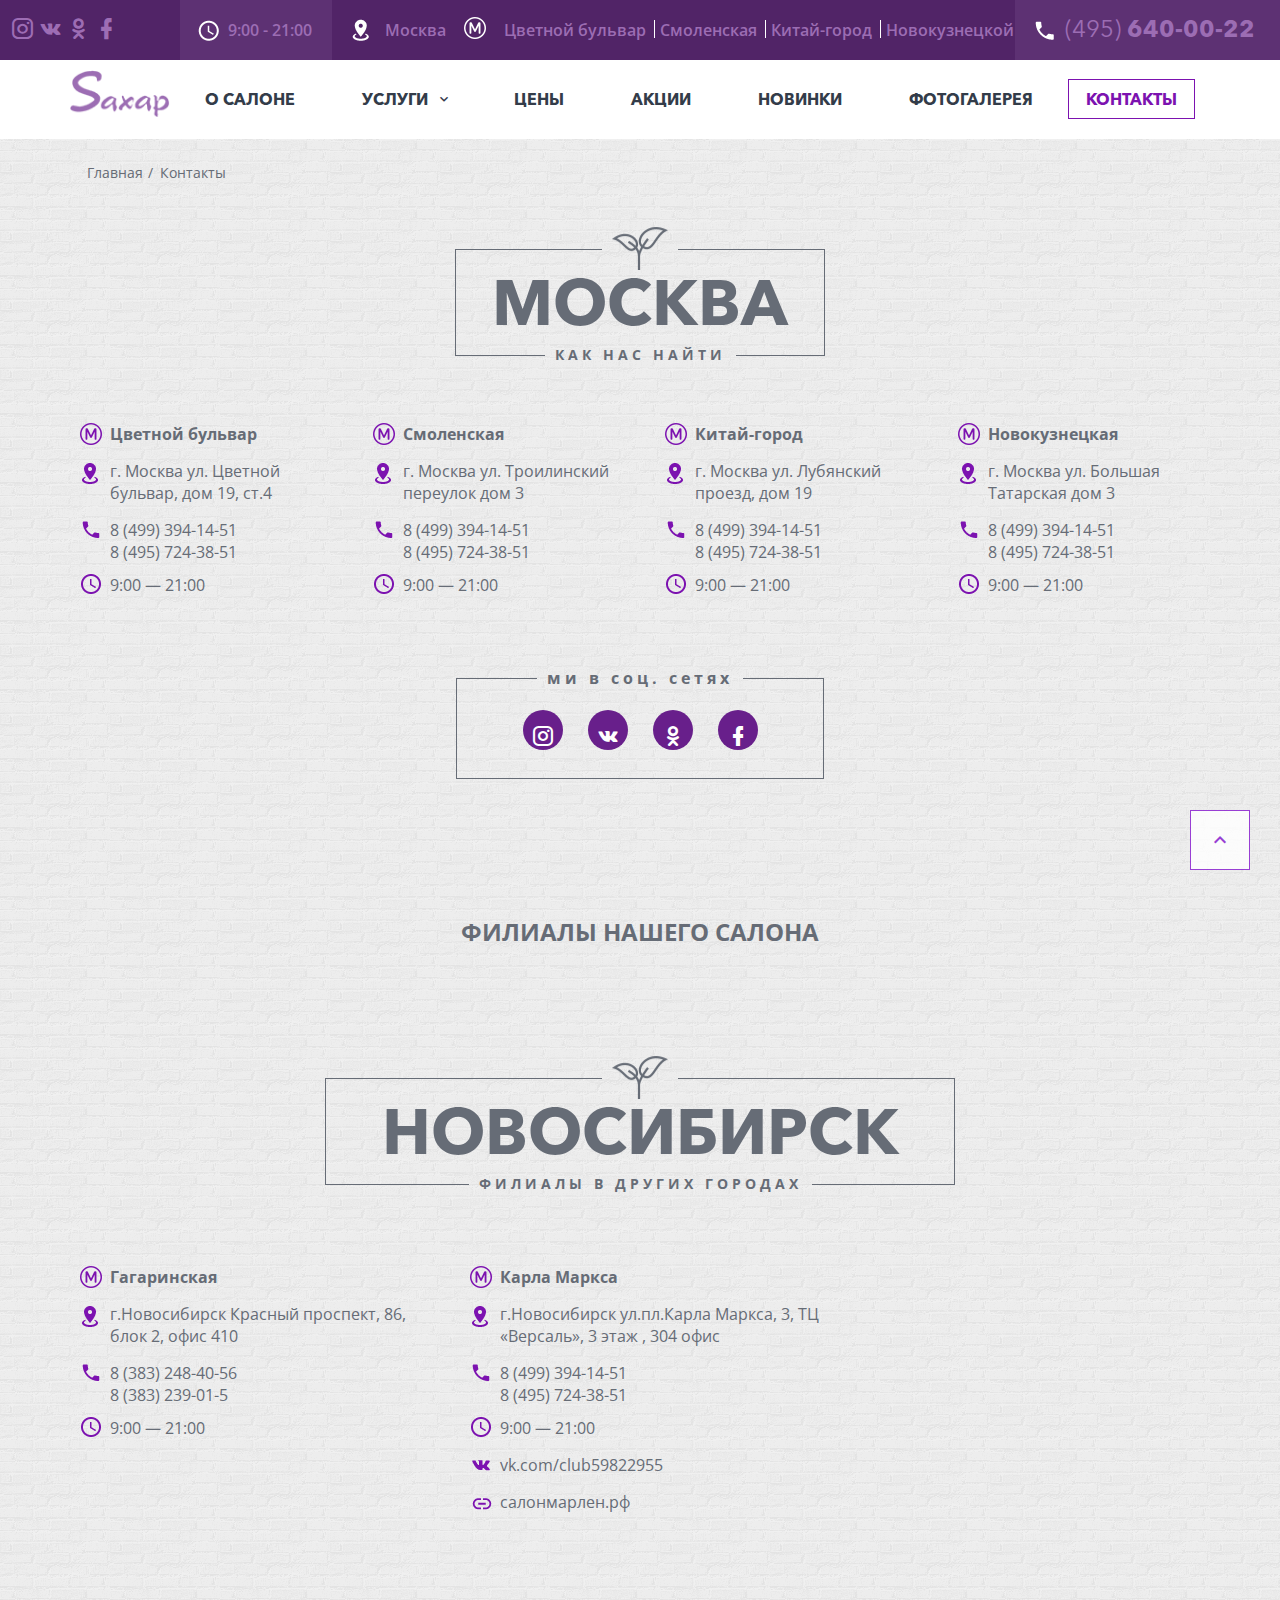
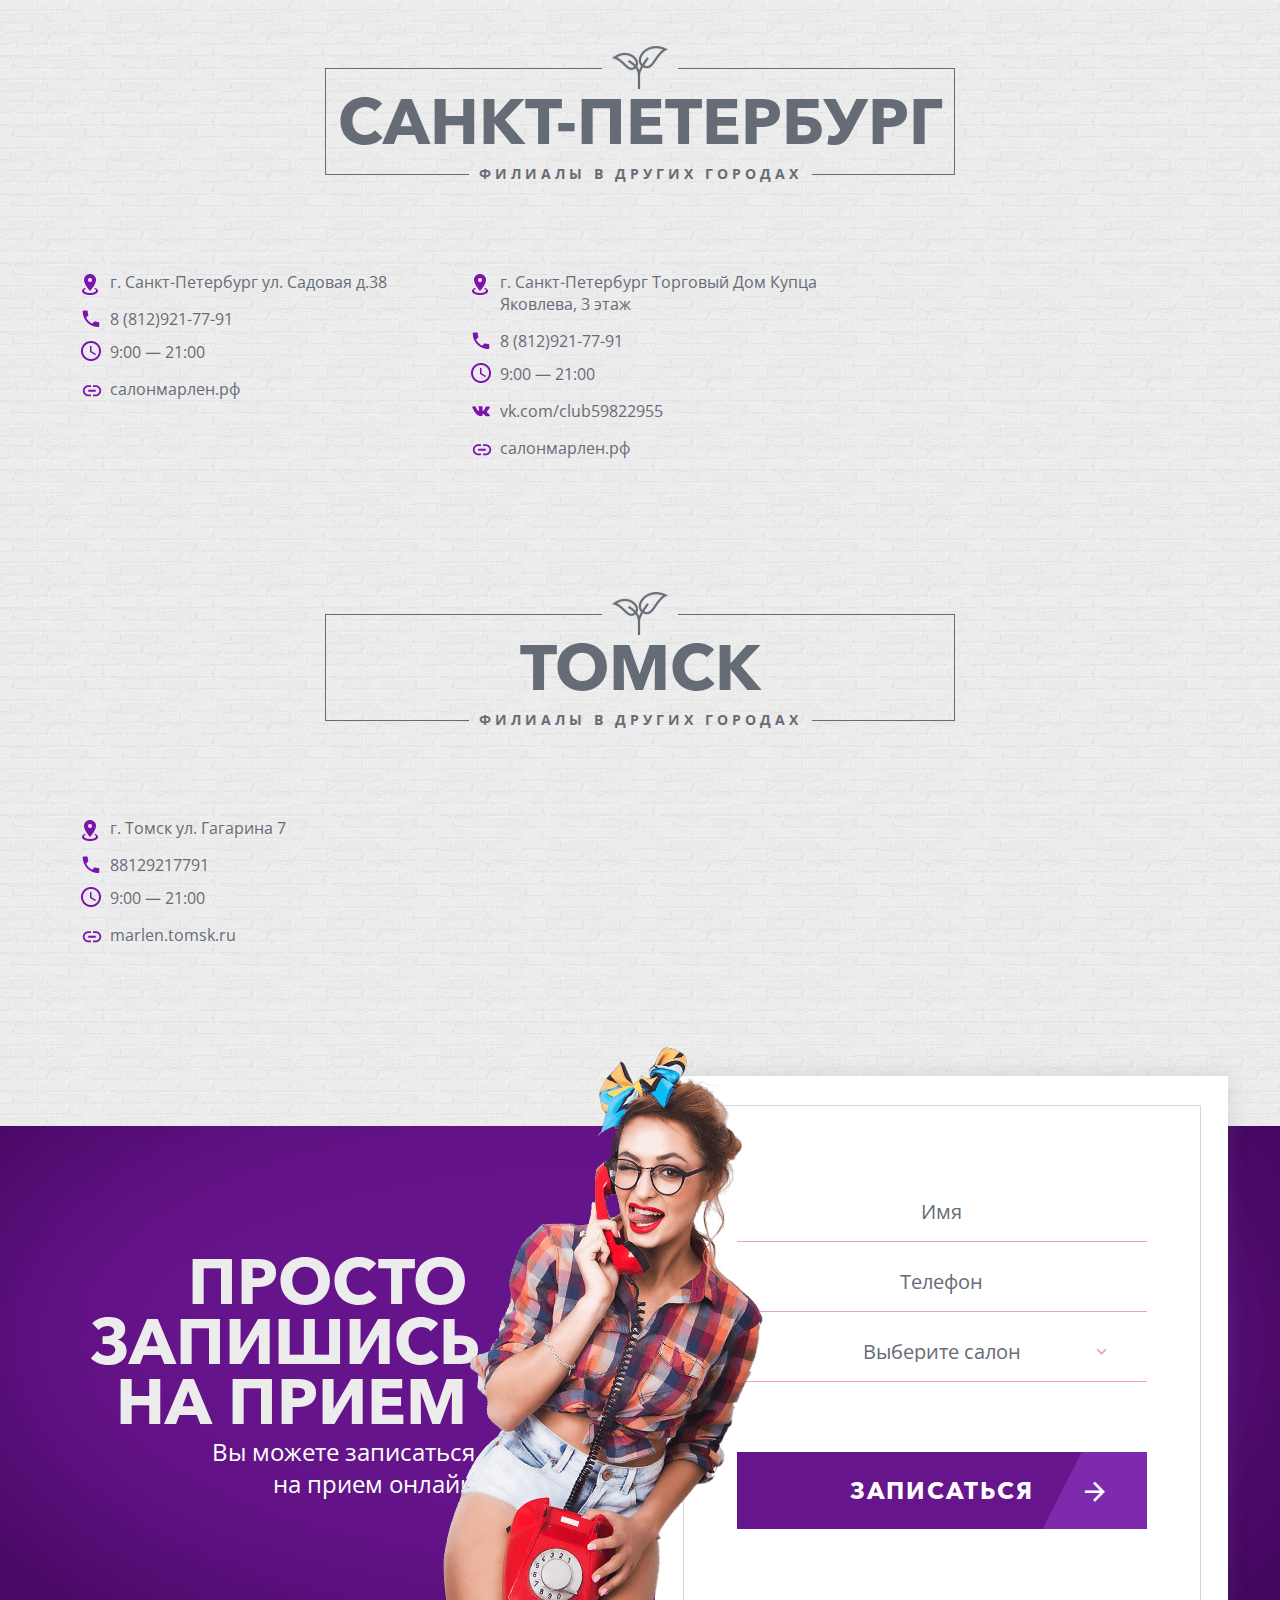
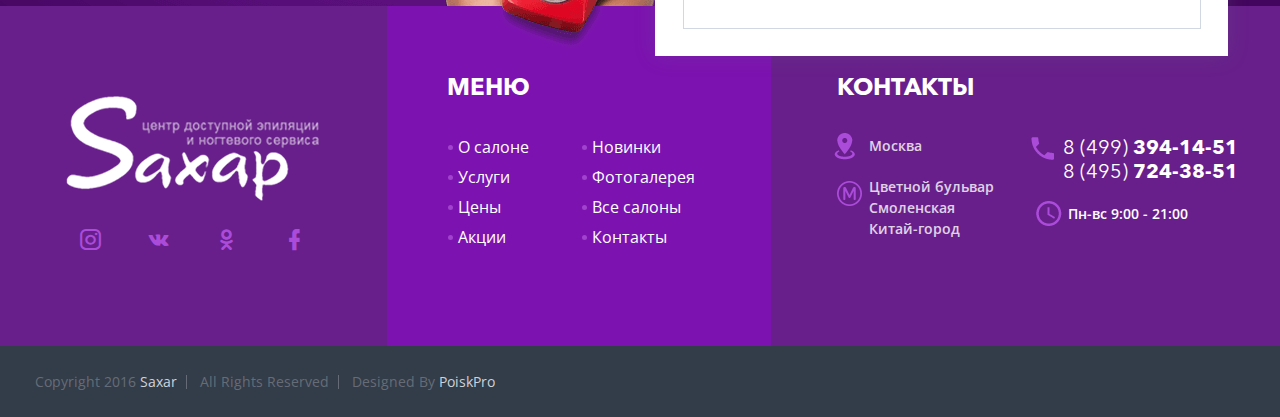
<file: contact-page.html>
<!DOCTYPE html>
<html class="no-js">
<head>
  <meta charset="utf-8"/>
  <title>Title</title>
  <meta name="viewport" content="width=device-width, initial-scale=1.0"/>
  <link rel="stylesheet" href="css/style.css?timestamp=1488362105731"/>
  <script src="js/ie-detector.js"></script>
  <script src="js/modernizr.js"></script>
  <!--[if lte IE 9]><meta http-equiv="X-UA-Compatible" content="IE=edge"/><![endif]-->
  <link rel="shortcut icon" href="image/favicon.ico"/>
  <!--

    <meta name="keywords" content=""/>
    <meta name="description" content=""/>
    <meta name="author" content="">
    <meta name="robots" content="index,follow">
    <meta name="copyright" content="">
  -->

</head>

<body>

<div id="page-wrapper" class="page-wrapper">

<header id="header" class="wrapper header">
<div class="top-header">
  <div class="social-icon">
    <ul>
      <li>
        <a href="#"><i class="mdi mdi-instagram"></i></a>
      </li>
      <li>
        <a href="#"><i class="mdi mdi-vk"></i></a>
      </li>
      <li>
        <a href="#"><i class="mdi mdi-odnoklassniki"></i></a>
      </li>
      <li>
        <a href="#"><i class="mdi mdi-facebook"></i></a>
      </li>
    </ul>
  </div>
  <div class="header-info">
    <div class="container">
      <div class="inf-header infh-time">9:00 - 21:00</div>
      <div class="inf-header infh-address">Москва</div>
      <div class="inf-header infh-city">
        <ul>
          <li>Цветной бульвар</li>
          <li>Смоленская</li>
          <li>Китай-город</li>
          <li>Новокузнецкой</li>
        </ul>
      </div>
    </div>
  </div>
  <div class="header-tel">
    <a href="tel:+4956400022"><span>(495)</span> 640-00-22</a>
  </div>
</div>
  <div class="header-slider">
    <video xmlns="http://www.w3.org/1999/xhtml" loop="loop" autoplay class="VideoBackground-video">
      <source src="image/saxar-video.mp4" type="video/mp4">
    </video>
  </div>
  <div class="bot-header">
    <div class="header-btn open-nav"></div>
    <div class="container">
      <div class="logo-block">
        <a href="index.html">
          <img src="image/logo-top.png" alt="">
        </a>
      </div>
      <div class="top-nav">
        <ul>
          <li>
            <a href="about-page.html">
              О САЛОНЕ
            </a>
          </li>
          <li class="sub-nav">
            <a class="sub-link sub-link-close" href="service-direction-page.html">
              УСЛУГИ
            </a>
            <div class="sub-nav-block">
              <ul class="sub-nav-list">
                <li class="sub-nav-second">
                  <a href="#sub-nav-second-1" class="second-link">Эпиляция</a>
                  <div class="sub-nav-accordion">
                    <div class="sub-title-block">
                      <a href="service-direction-page.html">Эпиляция</a>
                    </div>
                    <div class="list-block">
                      <ul>
                        <li>
                          <a href="service-page.html">Восковая Эпиляция</a>
                        </li>
                        <li>
                          <a href="service-page.html">Сахарная Эпиляция (Шугаринг)</a>
                        </li>
                        <li>
                          <a href="service-page.html">Мужская Эпиляция</a>
                        </li>
                        <li>
                          <a href="service-page.html">Интимная Эпиляция</a>
                        </li>
                        <li>
                          <a href="service-page.html">Энзимная Эпиляция</a>
                        </li>
                        <li>
                          <a href="service-page.html">Лазерная Эпиляция</a>
                        </li>
                        <li>
                          <a href="service-page.html">Эпиляция EpilFree</a>
                        </li>
                      </ul>
                    </div>
                  </div>
                </li>
                <li  class="sub-nav-second">
                  <a href="#sub-nav-second-2" class="second-link">Ногтевой сервис</a>
                  <div class="sub-nav-accordion">
                    <div class="sub-title-block">
                      <a href="service-direction-page.html">Ногтевой сервис</a>
                    </div>
                    <div class="list-block">
                      <ul>
                        <li>
                          <a href="service-page.html">Маникюр И Педикюр В 4 Руки</a>
                        </li>
                        <li>
                          <a href="service-page.html">Маникюр</a>
                        </li>
                        <li>
                          <a href="service-page.html">Укрепление Ногтей</a>
                        </li>
                        <li>
                          <a href="service-page.html">Аппаратный Маникюр</a>
                        </li>
                        <li>
                          <a href="service-page.html">Аэрография Ногтей </a>
                        </li>
                        <li>
                          <a href="service-page.html">Гель-Лак</a>
                        </li>
                        <li>
                          <a href="service-page.html">SPA-Маникюр</a>
                        </li>
                        <li>
                          <a href="service-page.html">Парафинотерапия Рук</a>
                        </li>
                      </ul>
                      <ul>
                        <li>
                          <a href="service-page.html">Японский Маникюр</a>
                        </li>
                        <li>
                          <a href="service-page.html">Шеллак</a>
                        </li>
                        <li>
                          <a href="service-page.html">Лаки OP</a>
                        </li>
                        <li>
                          <a href="service-page.html">Педикюр</a>
                        </li>
                        <li>
                          <a href="service-page.html">Классический Педикюр</a>
                        </li>
                        <li>
                          <a href="service-page.html">Аппаратный Педикюр</a>
                        </li>
                        <li>
                          <a href="service-page.html">Бразильский Педикюр</a>
                        </li>
                        <li>
                          <a href="service-page.html">Парафинотерапия Ног</a>
                        </li>
                      </ul>
                    </div>
                  </div>
                </li>
                <li class="sub-nav-second">
                  <a href="#sub-nav-second-3" class="second-link">Косметология</a>
                  <div class="sub-nav-accordion" >
                    <div class="sub-title-block">
                      <a href="service-direction-page.html">Косметология</a>
                    </div>
                    <div class="list-block">
                      <ul>
                        <li>
                          <a href="service-page.html">Дарсонваль для лица</a>
                        </li>
                        <li>
                          <a href="service-page.html">Химический пилинг</a>
                        </li>
                        <li>
                          <a href="service-page.html">Гоммаж для лица</a>
                        </li>
                        <li>
                          <a href="service-page.html">Механическая чистка</a>
                        </li>
                        <li>
                          <a href="service-page.html">Ультразвуковая чистка</a>
                        </li>
                        <li>
                          <a href="service-page.html">Фонофорез для лица</a>
                        </li>
                      </ul>
                    </div>
                  </div>
                </li>
                <li  class="sub-nav-second">
                  <a href="#sub-nav-second-4" class="second-link">Для бровей и ресниц</a>
                  <div class="sub-nav-accordion">
                    <div class="sub-title-block">
                      <a href="service-direction-page.html">Для бровей и ресниц</a>
                    </div>
                    <div class="list-block">
                      <ul>
                        <li>
                          <a href="service-page.html">Наращивание Ресниц</a>
                        </li>
                        <li>
                          <a href="service-page.html">Восстановление ресниц</a>
                        </li>
                        <li>
                          <a href="service-page.html">Биозавивка ресниц</a>
                        </li>
                        <li>
                          <a href="service-page.html">Ламинирование ресниц</a>
                        </li>
                        <li>
                          <a href="service-page.html">Покраска ресниц</a>
                        </li>
                        <li>
                          <a href="service-page.html">Микроблейдинг бровей</a>
                        </li>
                        <li>
                          <a href="service-page.html">Окрашивание бровей хной</a>
                        </li>
                      </ul>
                    </div>
                  </div>
                </li>
                <li  class="sub-nav-second">
                  <a href="#sub-nav-second-5" class="second-link">Визаж</a>
                  <div class="sub-nav-accordion">
                    <div class="sub-title-block">
                      <a href="service-direction-page.html">Для бровей и ресниц</a>
                    </div>
                    <div class="list-block">
                      <ul>
                        <li>
                          <a href="service-page.html">Наращивание Ресниц</a>
                        </li>
                        <li>
                          <a href="service-page.html">Восстановление ресниц</a>
                        </li>
                        <li>
                          <a href="service-page.html">Биозавивка ресниц</a>
                        </li>
                        <li>
                          <a href="service-page.html">Ламинирование ресниц</a>
                        </li>
                        <li>
                          <a href="service-page.html">Покраска ресниц</a>
                        </li>
                        <li>
                          <a href="service-page.html">Микроблейдинг бровей</a>
                        </li>
                        <li>
                          <a href="service-page.html">Окрашивание бровей хной</a>
                        </li>
                      </ul>
                    </div>
                  </div>
                </li>
                <li  class="sub-nav-second">
                  <a href="#sub-nav-second-6" class="second-link">Солярий</a>
                  <div class="sub-nav-accordion">
                    <div class="sub-title-block">
                      <a href="service-direction-page.html">Для бровей и ресниц</a>
                    </div>
                    <div class="list-block">
                      <ul>
                        <li>
                          <a href="service-page.html">Наращивание Ресниц</a>
                        </li>
                        <li>
                          <a href="service-page.html">Восстановление ресниц</a>
                        </li>
                        <li>
                          <a href="service-page.html">Биозавивка ресниц</a>
                        </li>
                        <li>
                          <a href="service-page.html">Ламинирование ресниц</a>
                        </li>
                        <li>
                          <a href="service-page.html">Покраска ресниц</a>
                        </li>
                        <li>
                          <a href="service-page.html">Микроблейдинг бровей</a>
                        </li>
                        <li>
                          <a href="service-page.html">Окрашивание бровей хной</a>
                        </li>
                      </ul>
                    </div>
                  </div>
                </li>
                <li  class="sub-nav-second">
                  <a href="#sub-nav-second-7" class="second-link">Beauty-меню для  мужчин</a>
                  <div class="sub-nav-accordion">
                    <div class="sub-title-block">
                      <a href="service-direction-page.html">Beauty-меню для мужчин</a>
                    </div>
                    <div class="list-block">
                      <ul>
                        <li>
                          <a href="service-page.html">Мужская эпиляция</a>
                        </li>
                        <li>
                          <a href="service-page.html">Механическая чистка лица</a>
                        </li>
                        <li>
                          <a href="service-page.html">Маникюр</a>
                        </li>
                        <li>
                          <a href="service-page.html">Педикюр</a>
                        </li>
                      </ul>
                    </div>
                  </div>
                </li>
                <li  class="sub-nav-second">
                  <a href="#sub-nav-second-8" class="second-link">Массаж</a>
                  <div class="sub-nav-accordion">
                    <div class="sub-title-block">
                      <a href="service-direction-page.html">Массаж</a>
                    </div>
                    <div class="list-block">
                      <ul>
                        <li>
                          <a href="service-page.html">Скульптурный массаж</a>
                        </li>
                        <li>
                          <a href="service-page.html">Антицеллюлитный массаж</a>
                        </li>
                        <li>
                          <a href="service-page.html">Вакуумный массаж</a>
                        </li>
                        <li>
                          <a href="service-page.html">Лимфодренажный массаж</a>
                      </ul>
                    </div>
                  </div>
                </li>
              </ul>
              <div class="second-block-container">
                <div class="sub-nav-container" id="sub-nav-second-1">
                  <div class="sub-title-block">
                    <a href="service-direction-page.html">Эпиляция</a>
                  </div>
                  <div class="list-block">
                    <ul>
                      <li>
                        <a href="service-page.html">Восковая Эпиляция</a>
                      </li>
                      <li>
                        <a href="service-page.html">Сахарная Эпиляция (Шугаринг)</a>
                      </li>
                      <li>
                        <a href="service-page.html">Мужская Эпиляция</a>
                      </li>
                      <li>
                        <a href="service-page.html">Интимная Эпиляция</a>
                      </li>
                      <li>
                        <a href="service-page.html">Энзимная Эпиляция</a>
                      </li>
                      <li>
                        <a href="service-page.html">Лазерная Эпиляция</a>
                      </li>
                      <li>
                        <a href="service-page.html">Эпиляция EpilFree</a>
                      </li>
                    </ul>
                  </div>
                </div>
                <div class="sub-nav-container" id="sub-nav-second-2">
                  <div class="sub-title-block">
                    <a href="service-direction-page.html">Ногтевой сервис</a>
                  </div>
                  <div class="list-block">
                    <ul>
                      <li>
                        <a href="service-page.html">Маникюр И Педикюр В 4 Руки</a>
                      </li>
                      <li>
                        <a href="service-page.html">Маникюр</a>
                      </li>
                      <li>
                        <a href="service-page.html">Укрепление Ногтей</a>
                      </li>
                      <li>
                        <a href="service-page.html">Аппаратный Маникюр</a>
                      </li>
                      <li>
                        <a href="service-page.html">Аэрография Ногтей </a>
                      </li>
                      <li>
                        <a href="service-page.html">Гель-Лак</a>
                      </li>
                      <li>
                        <a href="service-page.html">SPA-Маникюр</a>
                      </li>
                      <li>
                        <a href="service-page.html">Парафинотерапия Рук</a>
                      </li>
                    </ul>
                    <ul>
                      <li>
                        <a href="service-page.html">Японский Маникюр</a>
                      </li>
                      <li>
                        <a href="service-page.html">Шеллак</a>
                      </li>
                      <li>
                        <a href="service-page.html">Лаки OP</a>
                      </li>
                      <li>
                        <a href="service-page.html">Педикюр</a>
                      </li>
                      <li>
                        <a href="service-page.html">Классический Педикюр</a>
                      </li>
                      <li>
                        <a href="service-page.html">Аппаратный Педикюр</a>
                      </li>
                      <li>
                        <a href="service-page.html">Бразильский Педикюр</a>
                      </li>
                      <li>
                        <a href="service-page.html">Парафинотерапия Ног</a>
                      </li>
                    </ul>
                  </div>
                </div>
                <div class="sub-nav-container" id="sub-nav-second-3" >
                  <div class="sub-title-block">
                    <a href="service-direction-page.html">Косметология</a>
                  </div>
                  <div class="list-block">
                    <ul>
                      <li>
                        <a href="service-page.html">Дарсонваль для лица</a>
                      </li>
                      <li>
                        <a href="service-page.html">Химический пилинг</a>
                      </li>
                      <li>
                        <a href="service-page.html">Гоммаж для лица</a>
                      </li>
                      <li>
                        <a href="service-page.html">Механическая чистка</a>
                      </li>
                      <li>
                        <a href="service-page.html">Ультразвуковая чистка</a>
                      </li>
                      <li>
                        <a href="service-page.html">Фонофорез для лица</a>
                      </li>
                    </ul>
                  </div>
                </div>
                <div class="sub-nav-container" id="sub-nav-second-4">
                  <div class="sub-title-block">
                    <a href="service-direction-page.html">Для бровей и ресниц</a>
                  </div>
                  <div class="list-block">
                    <ul>
                      <li>
                        <a href="service-page.html">Наращивание Ресниц</a>
                      </li>
                      <li>
                        <a href="service-page.html">Восстановление ресниц</a>
                      </li>
                      <li>
                        <a href="service-page.html">Биозавивка ресниц</a>
                      </li>
                      <li>
                        <a href="service-page.html">Ламинирование ресниц</a>
                      </li>
                      <li>
                        <a href="service-page.html">Покраска ресниц</a>
                      </li>
                      <li>
                        <a href="service-page.html">Микроблейдинг бровей</a>
                      </li>
                      <li>
                        <a href="service-page.html">Окрашивание бровей хной</a>
                      </li>
                    </ul>
                  </div>
                </div>
                <div class="sub-nav-container" id="sub-nav-second-5">
                  <div class="sub-title-block">
                    <a href="service-direction-page.html">Для бровей и ресниц</a>
                  </div>
                  <div class="list-block">
                    <ul>
                      <li>
                        <a href="service-page.html">Наращивание Ресниц</a>
                      </li>
                      <li>
                        <a href="service-page.html">Восстановление ресниц</a>
                      </li>
                      <li>
                        <a href="service-page.html">Биозавивка ресниц</a>
                      </li>
                      <li>
                        <a href="service-page.html">Ламинирование ресниц</a>
                      </li>
                      <li>
                        <a href="service-page.html">Покраска ресниц</a>
                      </li>
                      <li>
                        <a href="service-page.html">Микроблейдинг бровей</a>
                      </li>
                      <li>
                        <a href="service-page.html">Окрашивание бровей хной</a>
                      </li>
                    </ul>
                  </div>
                </div>
                <div class="sub-nav-container" id="sub-nav-second-6">
                  <div class="sub-title-block">
                    <a href="service-direction-page.html">Для бровей и ресниц</a>
                  </div>
                  <div class="list-block">
                    <ul>
                      <li>
                        <a href="service-page.html">Наращивание Ресниц</a>
                      </li>
                      <li>
                        <a href="service-page.html">Восстановление ресниц</a>
                      </li>
                      <li>
                        <a href="service-page.html">Биозавивка ресниц</a>
                      </li>
                      <li>
                        <a href="service-page.html">Ламинирование ресниц</a>
                      </li>
                      <li>
                        <a href="service-page.html">Покраска ресниц</a>
                      </li>
                      <li>
                        <a href="service-page.html">Микроблейдинг бровей</a>
                      </li>
                      <li>
                        <a href="service-page.html">Окрашивание бровей хной</a>
                      </li>
                    </ul>
                  </div>
                </div>
                <div class="sub-nav-container" id="sub-nav-second-7">
                  <div class="sub-title-block">
                    <a href="service-direction-page.html">Beauty-меню для мужчин</a>
                  </div>
                  <div class="list-block">
                    <ul>
                      <li>
                        <a href="service-page.html">Мужская эпиляция</a>
                      </li>
                      <li>
                        <a href="service-page.html">Механическая чистка лица</a>
                      </li>
                      <li>
                        <a href="service-page.html">Маникюр</a>
                      </li>
                      <li>
                        <a href="service-page.html">Педикюр</a>
                      </li>
                    </ul>
                  </div>
                </div>
                <div class="sub-nav-container" id="sub-nav-second-8">
                  <div class="sub-title-block">
                    <a href="service-direction-page.html">Массаж</a>
                  </div>
                  <div class="list-block">
                    <ul>
                      <li>
                        <a href="service-page.html">Скульптурный массаж</a>
                      </li>
                      <li>
                        <a href="service-page.html">Антицеллюлитный массаж</a>
                      </li>
                      <li>
                        <a href="service-page.html">Вакуумный массаж</a>
                      </li>
                      <li>
                        <a href="service-page.html">Лимфодренажный массаж</a>
                    </ul>
                  </div>
                </div>
              </div>
            </div>
          </li>
          <li>
            <a href="price-page.html">
              Цены
            </a>
          </li>
          <li>
            <a href="offers-page.html">
              Акции
            </a>
          </li>
          <li>
            <a href="news-page.html">
              НОВИНКИ
            </a>
          </li>
          <li>
            <a href="gallery-page.html">
              фотоГалерея
            </a>
          </li>
          <li>
            <a href="contact-page.html">
              Контакты
            </a>
          </li>
        </ul>
      </div>
    </div>
  </div>
</header>


  <div id="page-body" class="page-body">
    <section class="bread-crumbs-wrapper wrapper">
      <div class="container">
        <ul>
          <li>
            <a href="index.html">
              Главная
            </a>
          </li>
          <li>
            <a>Контакты</a>
          </li>
        </ul>
      </div>
    </section>
    <section class="contact-wrapper wrapper">
      <div class="container">
        <div class="title-wrapper">
          <div class="title-wrapper__inner">
            <div class="title-wrapper__header">
              <span><img src="image/title-section.png" alt=""></span>
            </div>
            <div class="title-wrapper__title">
              Москва
            </div>
            <div class="title-wrapper__footer">
              <span>Как нас найти</span>
            </div>
          </div>
        </div>
        <div class="top-contact-block">
          <div class="row">
            <div class="col-xs-12 col-sm-6 col-md-3">
              <div class="contact-wrap">
                <div class="title-section">
                  Цветной бульвар
                </div>
                <div class="contact-list">
                  <ul>
                    <li class="contact-address">
                      г. Москва
                      ул. Цветной бульвар,  дом 19, ст.4
                    </li>
                    <li class="contact-tel">
                      <a href="tel:84993941451">8 (499) 394-14-51</a>
                      <a href="tel:84957243851">8 (495) 724-38-51</a>
                    </li>
                    <li class="contact-time">
                      9:00 — 21:00
                    </li>
                  </ul>
                </div>
              </div>
            </div>
            <div class="col-xs-12 col-sm-6 col-md-3">
              <div class="contact-wrap">
                <div class="title-section">
                  Смоленская
                </div>
                <div class="contact-list">
                  <ul>
                    <li class="contact-address">
                      г. Москва
                      ул. Троилинский переулок
                      дом 3
                    </li>
                    <li class="contact-tel">
                      <a href="tel:84993941451">8 (499) 394-14-51</a>
                      <a href="tel:84957243851">8 (495) 724-38-51</a>
                    </li>
                    <li class="contact-time">
                      9:00 — 21:00
                    </li>
                  </ul>
                </div>
              </div>
            </div>
            <div class="col-xs-12 col-sm-6 col-md-3">
              <div class="contact-wrap">
                <div class="title-section">
                  Китай-город
                </div>
                <div class="contact-list">
                  <ul>
                    <li class="contact-address">
                      г. Москва
                      ул. Лубянский проезд,
                      дом 19
                    </li>
                    <li class="contact-tel">
                      <a href="tel:84993941451">8 (499) 394-14-51</a>
                      <a href="tel:84957243851">8 (495) 724-38-51</a>
                    </li>
                    <li class="contact-time">
                      9:00 — 21:00
                    </li>
                  </ul>
                </div>
              </div>
            </div>
            <div class="col-xs-12 col-sm-6 col-md-3">
              <div class="contact-wrap">
                <div class="title-section">
                  Новокузнецкая
                </div>
                <div class="contact-list">
                  <ul>
                    <li class="contact-address">
                      г. Москва ул. Большая Татарская дом 3
                    </li>
                    <li class="contact-tel">
                      <a href="tel:84993941451">8 (499) 394-14-51</a>
                      <a href="tel:84957243851">8 (495) 724-38-51</a>
                    </li>
                    <li class="contact-time">
                      9:00 — 21:00
                    </li>
                  </ul>
                </div>
              </div>
            </div>
          </div>
        </div>
        <div class="social-contact-block">
          <div class="social-contact-inner">
            <span>ми в соц. сетях</span>
            <ul>
              <li>
                <a href="#">
                  <i class="mdi mdi-instagram"></i>
                </a>
              </li>
              <li>
                <a href="#">
                  <i class="mdi mdi-vk"></i>
                </a>
              </li>
              <li>
                <a href="#">
                  <i class="mdi mdi-odnoklassniki"></i>
                </a>
              </li>
              <li>
                <a href="#">
                  <i class="mdi mdi-facebook"></i>
                </a>
              </li>
            </ul>
          </div>
        </div>
      </div>
      <div class="map-container">
        <script type="text/javascript" charset="utf-8" async src="https://api-maps.yandex.ru/services/constructor/1.0/js/?sid=9MOXgaxOtyD3SGBavVDZfsMpYCnqA4Cp&amp;width=100%25&amp;height=540&amp;lang=ru_RU&amp;sourceType=constructor&amp;scroll=false"></script>
      </div>
    </section>
    <section class="all-city-contact">
      <div class="container">
        <div class="title-block">
          Филиалы нашего салона
        </div>
      </div>
    </section>
    <section class="contact-city-wrapper wrapper">
      <div class="container">
        <div class="title-wrapper">
          <div class="title-wrapper__inner">
            <div class="title-wrapper__header">
              <span><img src="image/title-section.png" alt=""></span>
            </div>
            <div class="title-wrapper__title">
              Новосибирск
            </div>
            <div class="title-wrapper__footer">
              <span>Филиалы в других городах</span>
            </div>
          </div>
        </div>
        <div class="contact-city-container">
          <div class="row">
            <div class="col-xs-12 col-md-4">
              <div class="contact-wrap">
                <div class="title-section">
                  Гагаринская
                </div>
                <div class="contact-list">
                  <ul>
                    <li class="contact-address">
                      г.Новосибирск
                      Красный проспект, 86, блок 2, офис 410
                    </li>
                    <li class="contact-tel">
                      <a href="tel:83832484056">8 (383) 248-40-56</a>
                      <a href="tel:8383239015">8 (383) 239-01-5</a>
                    </li>
                    <li class="contact-time">
                      9:00 — 21:00
                    </li>
                  </ul>
                </div>
              </div>
            </div>
            <div class="col-xs-12 col-md-4">
              <div class="contact-wrap">
                <div class="title-section">
                  Карла Маркса
                </div>
                <div class="contact-list">
                  <ul>
                    <li class="contact-address">
                      г.Новосибирск
                      ул.пл.Карла Маркса, 3,
                      ТЦ «Версаль», 3 этаж , 304 офис
                    </li>
                    <li class="contact-tel">
                      <a href="tel:84993941451">8 (499) 394-14-51</a>
                      <a href="tel:84957243851">8 (495) 724-38-51</a>
                    </li>
                    <li class="contact-time">
                      9:00 — 21:00
                    </li>
                    <li class="contact-vk">
                      <a href="https://vk.com/club59822955">vk.com/club59822955</a>
                    </li>
                    <li class="contact-link">
                      салонмарлен.рф
                    </li>
                  </ul>
                </div>
              </div>
            </div>
            <div class="col-xs-12 col-md-4">
              <div class="contact-map">
                <script type="text/javascript" charset="utf-8" async src="https://api-maps.yandex.ru/services/constructor/1.0/js/?sid=527Fqkrt9ACqRvmWdkWB9u4J1ZoHedum&amp;width=100%25&amp;height=270&amp;lang=ru_RU&amp;sourceType=constructor&amp;scroll=true"></script>
              </div>
            </div>
          </div>
        </div>
      </div>
    </section>
    <section class="contact-city-wrapper wrapper">
      <div class="container">
        <div class="title-wrapper">
          <div class="title-wrapper__inner">
            <div class="title-wrapper__header">
              <span><img src="image/title-section.png" alt=""></span>
            </div>
            <div class="title-wrapper__title">
              Санкт-Петербург
            </div>
            <div class="title-wrapper__footer">
              <span>Филиалы в других городах</span>
            </div>
          </div>
        </div>
        <div class="contact-city-container">
          <div class="row">
            <div class="col-xs-12 col-md-4">
              <div class="contact-wrap">
                <div class="contact-list">
                  <ul>
                    <li class="contact-address">
                      г. Санкт-Петербург
                      ул. Садовая д.38
                    </li>
                    <li class="contact-tel">
                      <a href="tel:88129217791">8 (812)921-77-91</a>
                    </li>
                    <li class="contact-time">
                      9:00 — 21:00
                    </li>
                    <li class="contact-link">
                      <a href="http://салонмарлен.рф">салонмарлен.рф</a>
                    </li>
                  </ul>
                </div>
              </div>
            </div>
            <div class="col-xs-12 col-md-4">
              <div class="contact-wrap">
                <div class="contact-list">
                  <ul>
                    <li class="contact-address">
                      г. Санкт-Петербург
                      Торговый Дом Купца Яковлева,
                      3 этаж
                    </li>
                    <li class="contact-tel">
                      <a href="tel:88129217791">8 (812)921-77-91</a>
                    </li>
                    <li class="contact-time">
                      9:00 — 21:00
                    </li>
                    <li class="contact-vk">
                      <a href="https://vk.com/club59822955">vk.com/club59822955</a>
                    </li>
                    <li class="contact-link">
                      <a href="http://салонмарлен.рф">салонмарлен.рф</a>
                    </li>
                  </ul>
                </div>
              </div>
            </div>
            <div class="col-xs-12 col-md-4">
              <div class="contact-map">
                <script type="text/javascript" charset="utf-8" async src="https://api-maps.yandex.ru/services/constructor/1.0/js/?sid=mOTEBP6q6Vu2WVT9iN5zamOg7LPuDteM&amp;width=100%25&amp;height=270&amp;lang=ru_RU&amp;sourceType=constructor&amp;scroll=false"></script>
              </div>
            </div>
          </div>
        </div>
      </div>
    </section>
    <section class="contact-city-wrapper wrapper">
      <div class="container">
        <div class="title-wrapper">
          <div class="title-wrapper__inner">
            <div class="title-wrapper__header">
              <span><img src="image/title-section.png" alt=""></span>
            </div>
            <div class="title-wrapper__title">
              томск
            </div>
            <div class="title-wrapper__footer">
              <span>Филиалы в других городах</span>
            </div>
          </div>
        </div>
        <div class="contact-city-container">
          <div class="row">
            <div class="col-xs-12 col-md-4">
              <div class="contact-wrap">
                <div class="contact-list">
                  <ul>
                    <li class="contact-address">
                      г. Томск
                      ул. Гагарина 7
                    </li>
                    <li class="contact-tel">
                      <a href="tel:88129217791">88129217791</a>
                    </li>
                    <li class="contact-time">
                      9:00 — 21:00
                    </li>
                    <li class="contact-link">
                      <a href="http://marlen.tomsk.ru">marlen.tomsk.ru</a>
                    </li>
                  </ul>
                </div>
              </div>
            </div>
            <div class="col-xs-12 col-md-8">
              <div class="contact-map">
                <script type="text/javascript" charset="utf-8" async src="https://api-maps.yandex.ru/services/constructor/1.0/js/?sid=uuXG2QfkgASbZ5vDSuVgTbYjhL0cg1TE&amp;width=100%25&amp;height=270&amp;lang=ru_RU&amp;sourceType=constructor&amp;scroll=false"></script>
              </div>
            </div>
          </div>
        </div>
      </div>
    </section>
    <section class="banner-wrapper banner-bottom banner-contact wrapper">
      <div class="container">
        <div class="row">
          <div class="col-xs-12 col-md-6">
            <div class="text-banner">
              <div class="title-banner">
                Просто
                запишись
                на прием
              </div>
              <div class="content-banner">
                Вы можете записаться
                на прием онлайн
              </div>
            </div>
          </div>
          <div class="col-xs-12 col-md-6">
            <div class="banner-form">
              <div class="banner-form-container">
                <form action="#">
                  <input type="text" placeholder="Имя">
                  <input type="tel" placeholder="Телефон">
                  <div class="select-container">
                    <select>
                      <option disabled selected>Выберите салон</option>
                      <option value="">Цветной бульвар</option>
                      <option value="">Смоленская</option>
                      <option value="">Китай-город</option>
                    </select>
                  </div>
                  <label for="submit-banner">
                    <input id="submit-banner" type="submit" value="Записаться">
                  </label>
                </form>
              </div>
            </div>
          </div>
        </div>
      </div>
    </section>
  </div>

<footer id="footer" class="wrapper footer">
    <div class="scroll-to-top"></div>
    <div class="top-footer">
        <div class="footer-wrap logo-footer">
            <a href="index.html">
                <img src="image/footer-logo.png" alt="">
            </a>
            <div class="social-icon">
                <ul>
                    <li>
                        <a href="#"><i class="mdi mdi-instagram"></i></a>
                    </li>
                    <li>
                        <a href="#"><i class="mdi mdi-vk"></i></a>
                    </li>
                    <li>
                        <a href="#"><i class="mdi mdi-odnoklassniki"></i></a>
                    </li>
                    <li>
                        <a href="#"><i class="mdi mdi-facebook"></i></a>
                    </li>
                </ul>
            </div>
        </div>
        <div class="footer-wrap footer-nav">
            <div class="title-footer">
                Меню
            </div>
            <div class="footer-list">
                <ul>
                    <li>

                        <a href="about-page.html">О салоне</a>
                    </li>
                    <li>
                        <a href="news-page.html">Новинки</a>
                    </li>
                    <li>
                        <a href="service-direction-page.html">Услуги</a>
                    </li>
                    <li>
                        <a href="gallery-page.html">Фотогалерея</a>
                    </li>
                    <li>
                        <a href="price-page.html">Цены</a>
                    </li>
                    <li>
                        <a href="news-page.html">Все салоны</a>
                    </li>
                    <li>
                        <a href="offers-page.html">Акции</a>
                    </li>

                    <li>
                        <a href="contact-page.html">Контакты</a>
                    </li>
                </ul>
            </div>
        </div>
        <div class="footer-wrap footer-contact">
            <div class="title-footer">
                Контакты
            </div>
            <div class="contact-left">
                <ul>
                    <li class="footer-address">
                        <span>Москва</span>
                    </li>
                    <li class="footer-city">
                        <span>Цветной бульвар</span>
                        <span>Смоленская</span>
                        <span>Китай-город</span>
                    </li>
                </ul>
            </div>
            <div class="contact-right">
                <ul>
                    <li class="footer-tel">
                        <a href="tel:+84993941451"><span>8 (499)</span> 394-14-51</a>
                        <a href="tel:+84957243851"><span>8 (495)</span> 724-38-51</a>
                    </li>
                    <li class="footer-time">
                        <span>Пн-вс    9:00 - 21:00</span>
                </ul>
            </div>
        </div>
    </div>
    <div class="bot-footer">
        <ul>
            <li>
                Copyright 2016 <span>Saxar</span>
            </li>
            <li>
                All Rights Reserved
            </li>
            <li>
                Designed By <span>PoiskPro</span>
            </li>
        </ul>
    </div>
</footer>


</div>


<!-- scripts
___________________________________________________________________________-->

<script src="js/libs.js"></script>

<script src="js/common.js?timestamp=1488362105732"></script>
<script src="//localhost:35729/livereload.js"></script>

</body>
</html>
</file>
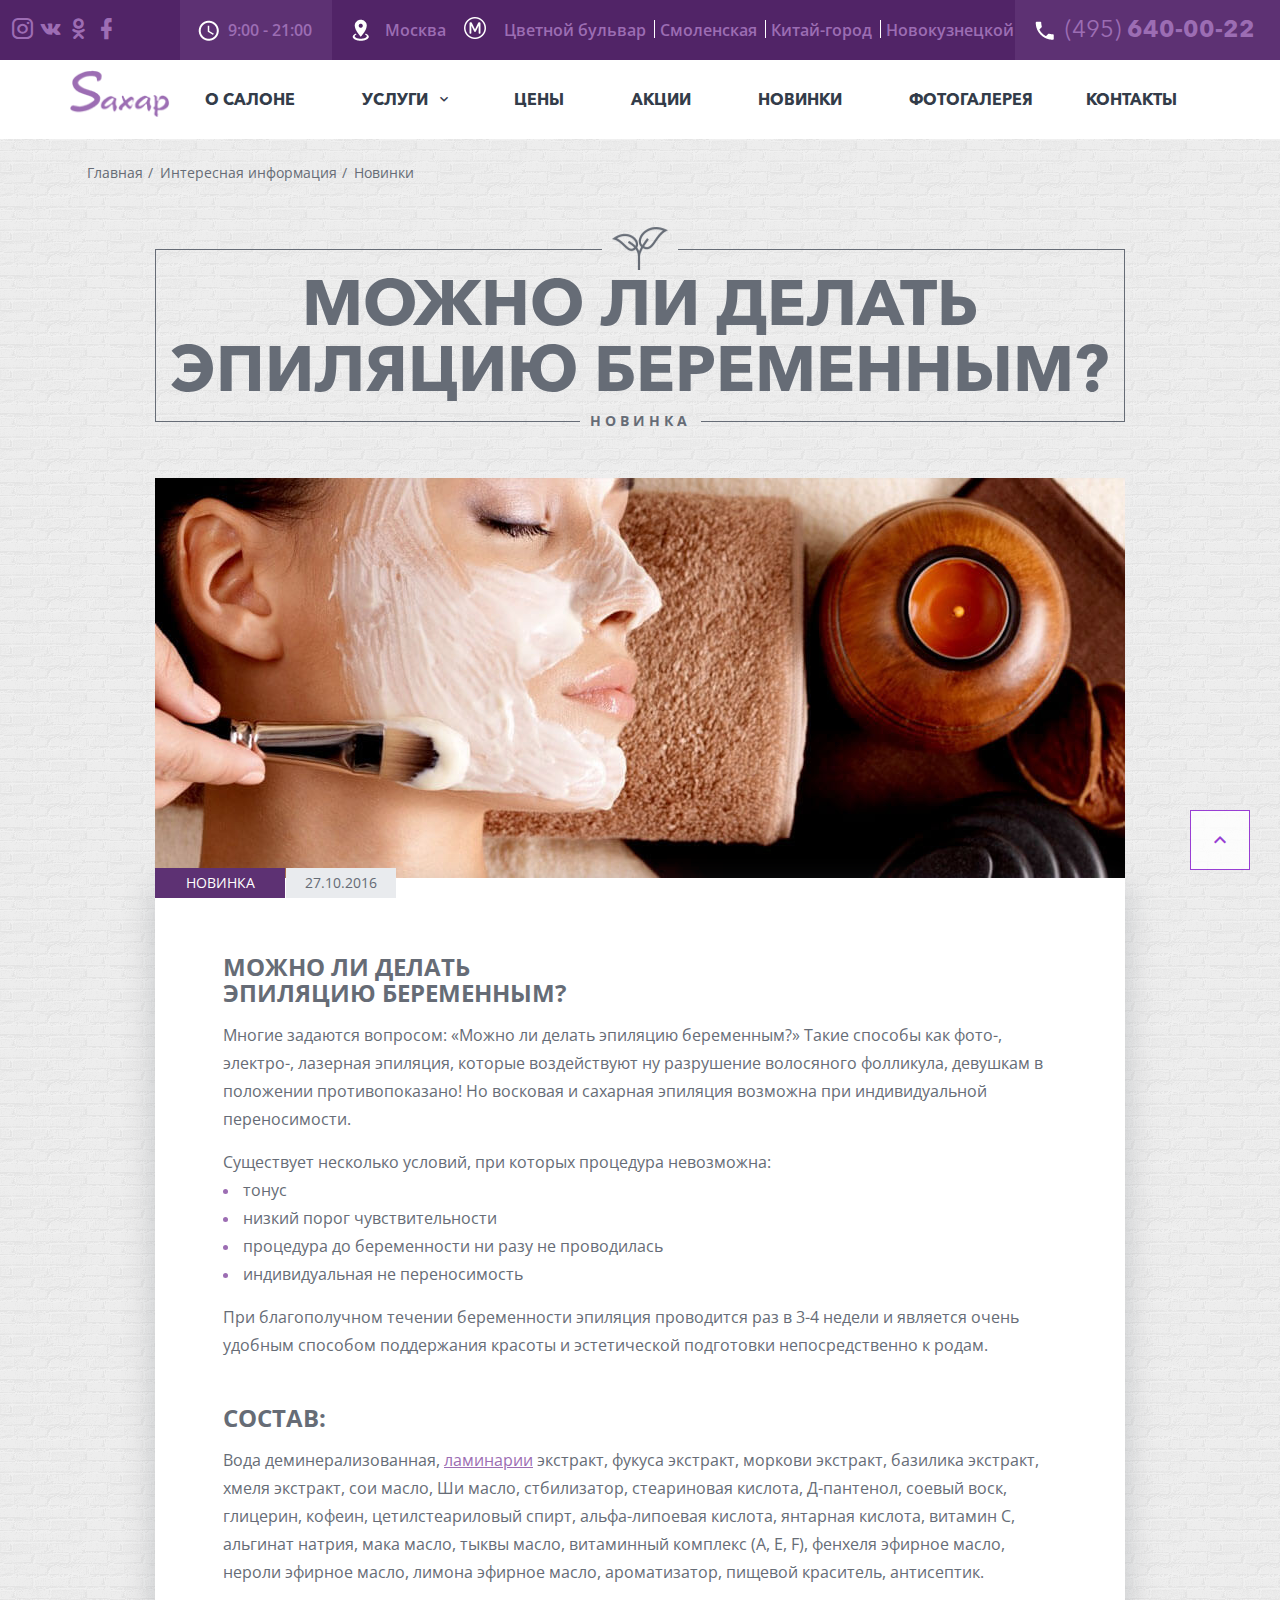
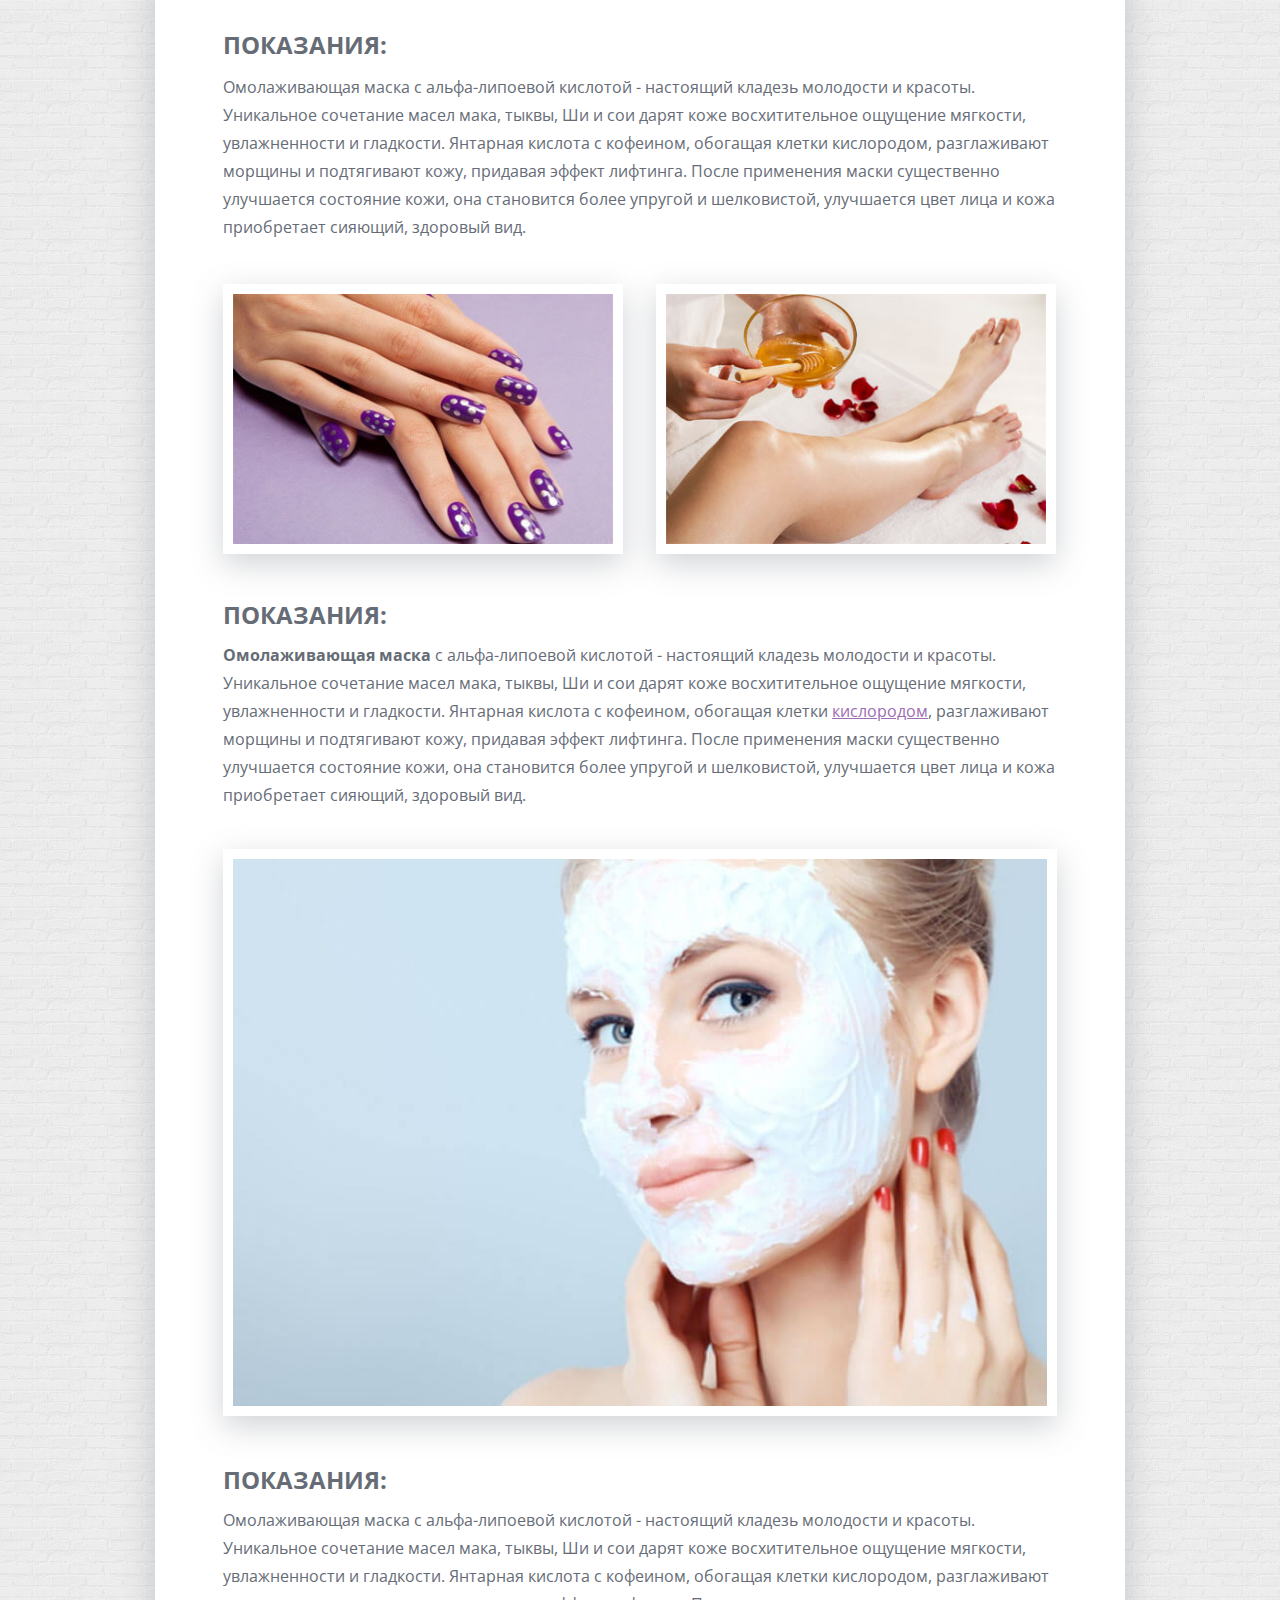
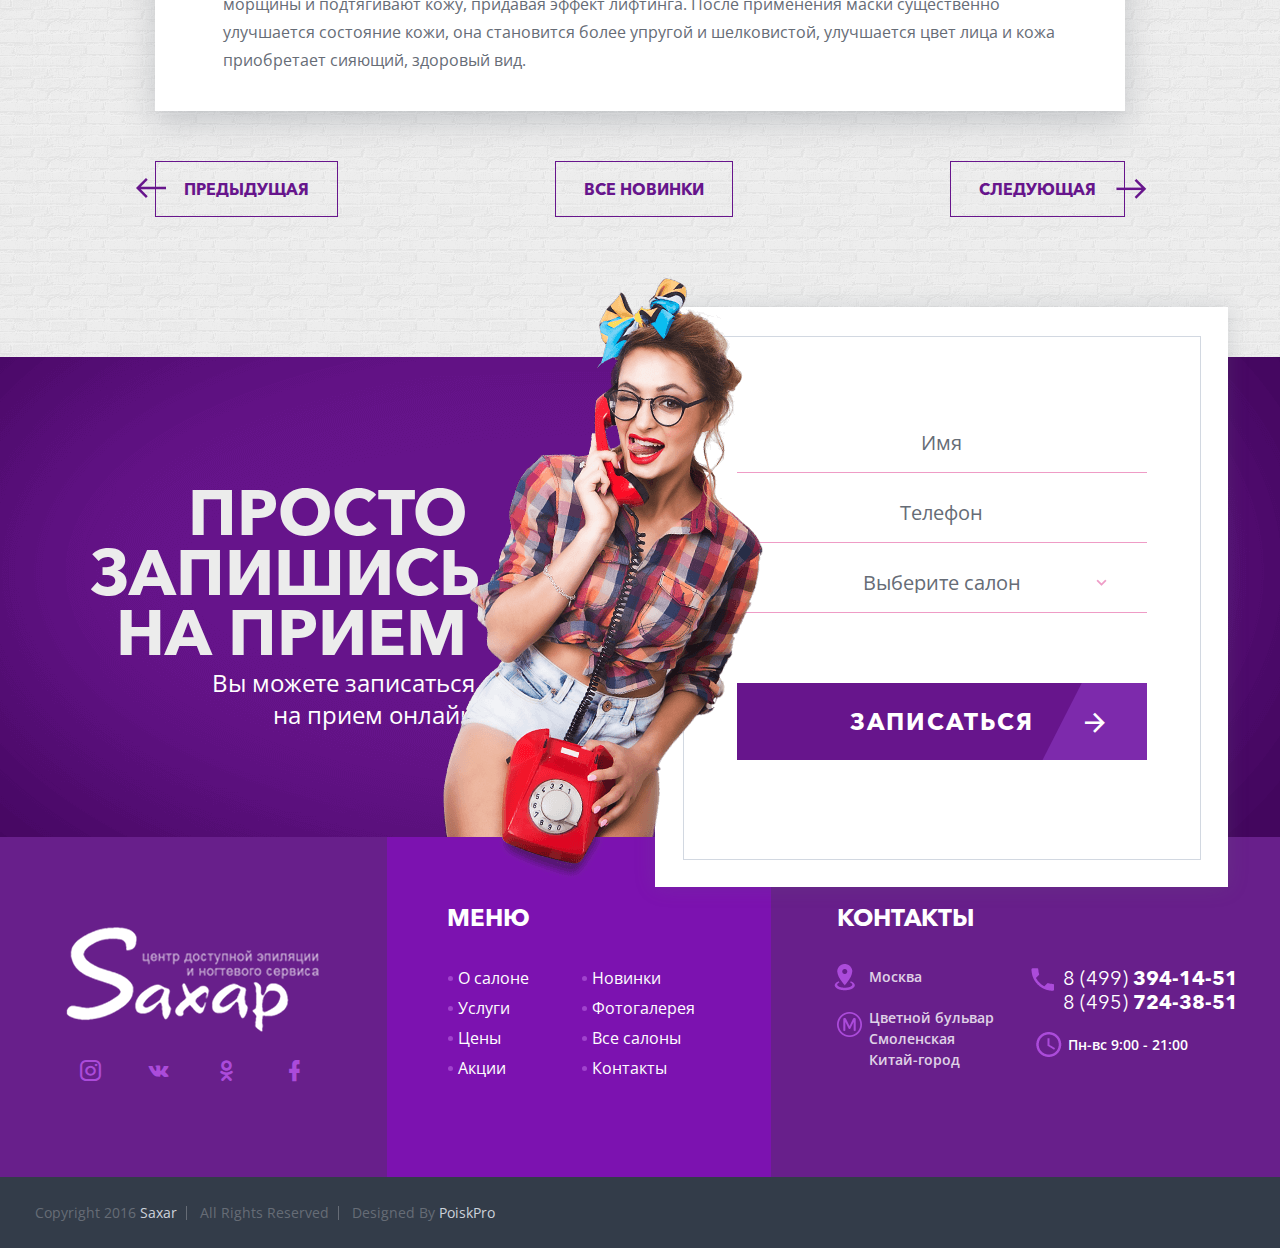
<file: news-page-post.html>
<!DOCTYPE html>
<html class="no-js">
<head>
  <meta charset="utf-8"/>
  <title>Title</title>
  <meta name="viewport" content="width=device-width, initial-scale=1.0"/>
  <link rel="stylesheet" href="css/style.css?timestamp=1488362105731"/>
  <script src="js/ie-detector.js"></script>
  <script src="js/modernizr.js"></script>
  <!--[if lte IE 9]><meta http-equiv="X-UA-Compatible" content="IE=edge"/><![endif]-->
  <link rel="shortcut icon" href="image/favicon.ico"/>
  <!--

    <meta name="keywords" content=""/>
    <meta name="description" content=""/>
    <meta name="author" content="">
    <meta name="robots" content="index,follow">
    <meta name="copyright" content="">
  -->

</head>

<body>

<div id="page-wrapper" class="page-wrapper">

<header id="header" class="wrapper header">
<div class="top-header">
  <div class="social-icon">
    <ul>
      <li>
        <a href="#"><i class="mdi mdi-instagram"></i></a>
      </li>
      <li>
        <a href="#"><i class="mdi mdi-vk"></i></a>
      </li>
      <li>
        <a href="#"><i class="mdi mdi-odnoklassniki"></i></a>
      </li>
      <li>
        <a href="#"><i class="mdi mdi-facebook"></i></a>
      </li>
    </ul>
  </div>
  <div class="header-info">
    <div class="container">
      <div class="inf-header infh-time">9:00 - 21:00</div>
      <div class="inf-header infh-address">Москва</div>
      <div class="inf-header infh-city">
        <ul>
          <li>Цветной бульвар</li>
          <li>Смоленская</li>
          <li>Китай-город</li>
          <li>Новокузнецкой</li>
        </ul>
      </div>
    </div>
  </div>
  <div class="header-tel">
    <a href="tel:+4956400022"><span>(495)</span> 640-00-22</a>
  </div>
</div>
  <div class="header-slider">
    <video xmlns="http://www.w3.org/1999/xhtml" loop="loop" autoplay class="VideoBackground-video">
      <source src="image/saxar-video.mp4" type="video/mp4">
    </video>
  </div>
  <div class="bot-header">
    <div class="header-btn open-nav"></div>
    <div class="container">
      <div class="logo-block">
        <a href="index.html">
          <img src="image/logo-top.png" alt="">
        </a>
      </div>
      <div class="top-nav">
        <ul>
          <li>
            <a href="about-page.html">
              О САЛОНЕ
            </a>
          </li>
          <li class="sub-nav">
            <a class="sub-link sub-link-close" href="service-direction-page.html">
              УСЛУГИ
            </a>
            <div class="sub-nav-block">
              <ul class="sub-nav-list">
                <li class="sub-nav-second">
                  <a href="#sub-nav-second-1" class="second-link">Эпиляция</a>
                  <div class="sub-nav-accordion">
                    <div class="sub-title-block">
                      <a href="service-direction-page.html">Эпиляция</a>
                    </div>
                    <div class="list-block">
                      <ul>
                        <li>
                          <a href="service-page.html">Восковая Эпиляция</a>
                        </li>
                        <li>
                          <a href="service-page.html">Сахарная Эпиляция (Шугаринг)</a>
                        </li>
                        <li>
                          <a href="service-page.html">Мужская Эпиляция</a>
                        </li>
                        <li>
                          <a href="service-page.html">Интимная Эпиляция</a>
                        </li>
                        <li>
                          <a href="service-page.html">Энзимная Эпиляция</a>
                        </li>
                        <li>
                          <a href="service-page.html">Лазерная Эпиляция</a>
                        </li>
                        <li>
                          <a href="service-page.html">Эпиляция EpilFree</a>
                        </li>
                      </ul>
                    </div>
                  </div>
                </li>
                <li  class="sub-nav-second">
                  <a href="#sub-nav-second-2" class="second-link">Ногтевой сервис</a>
                  <div class="sub-nav-accordion">
                    <div class="sub-title-block">
                      <a href="service-direction-page.html">Ногтевой сервис</a>
                    </div>
                    <div class="list-block">
                      <ul>
                        <li>
                          <a href="service-page.html">Маникюр И Педикюр В 4 Руки</a>
                        </li>
                        <li>
                          <a href="service-page.html">Маникюр</a>
                        </li>
                        <li>
                          <a href="service-page.html">Укрепление Ногтей</a>
                        </li>
                        <li>
                          <a href="service-page.html">Аппаратный Маникюр</a>
                        </li>
                        <li>
                          <a href="service-page.html">Аэрография Ногтей </a>
                        </li>
                        <li>
                          <a href="service-page.html">Гель-Лак</a>
                        </li>
                        <li>
                          <a href="service-page.html">SPA-Маникюр</a>
                        </li>
                        <li>
                          <a href="service-page.html">Парафинотерапия Рук</a>
                        </li>
                      </ul>
                      <ul>
                        <li>
                          <a href="service-page.html">Японский Маникюр</a>
                        </li>
                        <li>
                          <a href="service-page.html">Шеллак</a>
                        </li>
                        <li>
                          <a href="service-page.html">Лаки OP</a>
                        </li>
                        <li>
                          <a href="service-page.html">Педикюр</a>
                        </li>
                        <li>
                          <a href="service-page.html">Классический Педикюр</a>
                        </li>
                        <li>
                          <a href="service-page.html">Аппаратный Педикюр</a>
                        </li>
                        <li>
                          <a href="service-page.html">Бразильский Педикюр</a>
                        </li>
                        <li>
                          <a href="service-page.html">Парафинотерапия Ног</a>
                        </li>
                      </ul>
                    </div>
                  </div>
                </li>
                <li class="sub-nav-second">
                  <a href="#sub-nav-second-3" class="second-link">Косметология</a>
                  <div class="sub-nav-accordion" >
                    <div class="sub-title-block">
                      <a href="service-direction-page.html">Косметология</a>
                    </div>
                    <div class="list-block">
                      <ul>
                        <li>
                          <a href="service-page.html">Дарсонваль для лица</a>
                        </li>
                        <li>
                          <a href="service-page.html">Химический пилинг</a>
                        </li>
                        <li>
                          <a href="service-page.html">Гоммаж для лица</a>
                        </li>
                        <li>
                          <a href="service-page.html">Механическая чистка</a>
                        </li>
                        <li>
                          <a href="service-page.html">Ультразвуковая чистка</a>
                        </li>
                        <li>
                          <a href="service-page.html">Фонофорез для лица</a>
                        </li>
                      </ul>
                    </div>
                  </div>
                </li>
                <li  class="sub-nav-second">
                  <a href="#sub-nav-second-4" class="second-link">Для бровей и ресниц</a>
                  <div class="sub-nav-accordion">
                    <div class="sub-title-block">
                      <a href="service-direction-page.html">Для бровей и ресниц</a>
                    </div>
                    <div class="list-block">
                      <ul>
                        <li>
                          <a href="service-page.html">Наращивание Ресниц</a>
                        </li>
                        <li>
                          <a href="service-page.html">Восстановление ресниц</a>
                        </li>
                        <li>
                          <a href="service-page.html">Биозавивка ресниц</a>
                        </li>
                        <li>
                          <a href="service-page.html">Ламинирование ресниц</a>
                        </li>
                        <li>
                          <a href="service-page.html">Покраска ресниц</a>
                        </li>
                        <li>
                          <a href="service-page.html">Микроблейдинг бровей</a>
                        </li>
                        <li>
                          <a href="service-page.html">Окрашивание бровей хной</a>
                        </li>
                      </ul>
                    </div>
                  </div>
                </li>
                <li  class="sub-nav-second">
                  <a href="#sub-nav-second-5" class="second-link">Визаж</a>
                  <div class="sub-nav-accordion">
                    <div class="sub-title-block">
                      <a href="service-direction-page.html">Для бровей и ресниц</a>
                    </div>
                    <div class="list-block">
                      <ul>
                        <li>
                          <a href="service-page.html">Наращивание Ресниц</a>
                        </li>
                        <li>
                          <a href="service-page.html">Восстановление ресниц</a>
                        </li>
                        <li>
                          <a href="service-page.html">Биозавивка ресниц</a>
                        </li>
                        <li>
                          <a href="service-page.html">Ламинирование ресниц</a>
                        </li>
                        <li>
                          <a href="service-page.html">Покраска ресниц</a>
                        </li>
                        <li>
                          <a href="service-page.html">Микроблейдинг бровей</a>
                        </li>
                        <li>
                          <a href="service-page.html">Окрашивание бровей хной</a>
                        </li>
                      </ul>
                    </div>
                  </div>
                </li>
                <li  class="sub-nav-second">
                  <a href="#sub-nav-second-6" class="second-link">Солярий</a>
                  <div class="sub-nav-accordion">
                    <div class="sub-title-block">
                      <a href="service-direction-page.html">Для бровей и ресниц</a>
                    </div>
                    <div class="list-block">
                      <ul>
                        <li>
                          <a href="service-page.html">Наращивание Ресниц</a>
                        </li>
                        <li>
                          <a href="service-page.html">Восстановление ресниц</a>
                        </li>
                        <li>
                          <a href="service-page.html">Биозавивка ресниц</a>
                        </li>
                        <li>
                          <a href="service-page.html">Ламинирование ресниц</a>
                        </li>
                        <li>
                          <a href="service-page.html">Покраска ресниц</a>
                        </li>
                        <li>
                          <a href="service-page.html">Микроблейдинг бровей</a>
                        </li>
                        <li>
                          <a href="service-page.html">Окрашивание бровей хной</a>
                        </li>
                      </ul>
                    </div>
                  </div>
                </li>
                <li  class="sub-nav-second">
                  <a href="#sub-nav-second-7" class="second-link">Beauty-меню для  мужчин</a>
                  <div class="sub-nav-accordion">
                    <div class="sub-title-block">
                      <a href="service-direction-page.html">Beauty-меню для мужчин</a>
                    </div>
                    <div class="list-block">
                      <ul>
                        <li>
                          <a href="service-page.html">Мужская эпиляция</a>
                        </li>
                        <li>
                          <a href="service-page.html">Механическая чистка лица</a>
                        </li>
                        <li>
                          <a href="service-page.html">Маникюр</a>
                        </li>
                        <li>
                          <a href="service-page.html">Педикюр</a>
                        </li>
                      </ul>
                    </div>
                  </div>
                </li>
                <li  class="sub-nav-second">
                  <a href="#sub-nav-second-8" class="second-link">Массаж</a>
                  <div class="sub-nav-accordion">
                    <div class="sub-title-block">
                      <a href="service-direction-page.html">Массаж</a>
                    </div>
                    <div class="list-block">
                      <ul>
                        <li>
                          <a href="service-page.html">Скульптурный массаж</a>
                        </li>
                        <li>
                          <a href="service-page.html">Антицеллюлитный массаж</a>
                        </li>
                        <li>
                          <a href="service-page.html">Вакуумный массаж</a>
                        </li>
                        <li>
                          <a href="service-page.html">Лимфодренажный массаж</a>
                      </ul>
                    </div>
                  </div>
                </li>
              </ul>
              <div class="second-block-container">
                <div class="sub-nav-container" id="sub-nav-second-1">
                  <div class="sub-title-block">
                    <a href="service-direction-page.html">Эпиляция</a>
                  </div>
                  <div class="list-block">
                    <ul>
                      <li>
                        <a href="service-page.html">Восковая Эпиляция</a>
                      </li>
                      <li>
                        <a href="service-page.html">Сахарная Эпиляция (Шугаринг)</a>
                      </li>
                      <li>
                        <a href="service-page.html">Мужская Эпиляция</a>
                      </li>
                      <li>
                        <a href="service-page.html">Интимная Эпиляция</a>
                      </li>
                      <li>
                        <a href="service-page.html">Энзимная Эпиляция</a>
                      </li>
                      <li>
                        <a href="service-page.html">Лазерная Эпиляция</a>
                      </li>
                      <li>
                        <a href="service-page.html">Эпиляция EpilFree</a>
                      </li>
                    </ul>
                  </div>
                </div>
                <div class="sub-nav-container" id="sub-nav-second-2">
                  <div class="sub-title-block">
                    <a href="service-direction-page.html">Ногтевой сервис</a>
                  </div>
                  <div class="list-block">
                    <ul>
                      <li>
                        <a href="service-page.html">Маникюр И Педикюр В 4 Руки</a>
                      </li>
                      <li>
                        <a href="service-page.html">Маникюр</a>
                      </li>
                      <li>
                        <a href="service-page.html">Укрепление Ногтей</a>
                      </li>
                      <li>
                        <a href="service-page.html">Аппаратный Маникюр</a>
                      </li>
                      <li>
                        <a href="service-page.html">Аэрография Ногтей </a>
                      </li>
                      <li>
                        <a href="service-page.html">Гель-Лак</a>
                      </li>
                      <li>
                        <a href="service-page.html">SPA-Маникюр</a>
                      </li>
                      <li>
                        <a href="service-page.html">Парафинотерапия Рук</a>
                      </li>
                    </ul>
                    <ul>
                      <li>
                        <a href="service-page.html">Японский Маникюр</a>
                      </li>
                      <li>
                        <a href="service-page.html">Шеллак</a>
                      </li>
                      <li>
                        <a href="service-page.html">Лаки OP</a>
                      </li>
                      <li>
                        <a href="service-page.html">Педикюр</a>
                      </li>
                      <li>
                        <a href="service-page.html">Классический Педикюр</a>
                      </li>
                      <li>
                        <a href="service-page.html">Аппаратный Педикюр</a>
                      </li>
                      <li>
                        <a href="service-page.html">Бразильский Педикюр</a>
                      </li>
                      <li>
                        <a href="service-page.html">Парафинотерапия Ног</a>
                      </li>
                    </ul>
                  </div>
                </div>
                <div class="sub-nav-container" id="sub-nav-second-3" >
                  <div class="sub-title-block">
                    <a href="service-direction-page.html">Косметология</a>
                  </div>
                  <div class="list-block">
                    <ul>
                      <li>
                        <a href="service-page.html">Дарсонваль для лица</a>
                      </li>
                      <li>
                        <a href="service-page.html">Химический пилинг</a>
                      </li>
                      <li>
                        <a href="service-page.html">Гоммаж для лица</a>
                      </li>
                      <li>
                        <a href="service-page.html">Механическая чистка</a>
                      </li>
                      <li>
                        <a href="service-page.html">Ультразвуковая чистка</a>
                      </li>
                      <li>
                        <a href="service-page.html">Фонофорез для лица</a>
                      </li>
                    </ul>
                  </div>
                </div>
                <div class="sub-nav-container" id="sub-nav-second-4">
                  <div class="sub-title-block">
                    <a href="service-direction-page.html">Для бровей и ресниц</a>
                  </div>
                  <div class="list-block">
                    <ul>
                      <li>
                        <a href="service-page.html">Наращивание Ресниц</a>
                      </li>
                      <li>
                        <a href="service-page.html">Восстановление ресниц</a>
                      </li>
                      <li>
                        <a href="service-page.html">Биозавивка ресниц</a>
                      </li>
                      <li>
                        <a href="service-page.html">Ламинирование ресниц</a>
                      </li>
                      <li>
                        <a href="service-page.html">Покраска ресниц</a>
                      </li>
                      <li>
                        <a href="service-page.html">Микроблейдинг бровей</a>
                      </li>
                      <li>
                        <a href="service-page.html">Окрашивание бровей хной</a>
                      </li>
                    </ul>
                  </div>
                </div>
                <div class="sub-nav-container" id="sub-nav-second-5">
                  <div class="sub-title-block">
                    <a href="service-direction-page.html">Для бровей и ресниц</a>
                  </div>
                  <div class="list-block">
                    <ul>
                      <li>
                        <a href="service-page.html">Наращивание Ресниц</a>
                      </li>
                      <li>
                        <a href="service-page.html">Восстановление ресниц</a>
                      </li>
                      <li>
                        <a href="service-page.html">Биозавивка ресниц</a>
                      </li>
                      <li>
                        <a href="service-page.html">Ламинирование ресниц</a>
                      </li>
                      <li>
                        <a href="service-page.html">Покраска ресниц</a>
                      </li>
                      <li>
                        <a href="service-page.html">Микроблейдинг бровей</a>
                      </li>
                      <li>
                        <a href="service-page.html">Окрашивание бровей хной</a>
                      </li>
                    </ul>
                  </div>
                </div>
                <div class="sub-nav-container" id="sub-nav-second-6">
                  <div class="sub-title-block">
                    <a href="service-direction-page.html">Для бровей и ресниц</a>
                  </div>
                  <div class="list-block">
                    <ul>
                      <li>
                        <a href="service-page.html">Наращивание Ресниц</a>
                      </li>
                      <li>
                        <a href="service-page.html">Восстановление ресниц</a>
                      </li>
                      <li>
                        <a href="service-page.html">Биозавивка ресниц</a>
                      </li>
                      <li>
                        <a href="service-page.html">Ламинирование ресниц</a>
                      </li>
                      <li>
                        <a href="service-page.html">Покраска ресниц</a>
                      </li>
                      <li>
                        <a href="service-page.html">Микроблейдинг бровей</a>
                      </li>
                      <li>
                        <a href="service-page.html">Окрашивание бровей хной</a>
                      </li>
                    </ul>
                  </div>
                </div>
                <div class="sub-nav-container" id="sub-nav-second-7">
                  <div class="sub-title-block">
                    <a href="service-direction-page.html">Beauty-меню для мужчин</a>
                  </div>
                  <div class="list-block">
                    <ul>
                      <li>
                        <a href="service-page.html">Мужская эпиляция</a>
                      </li>
                      <li>
                        <a href="service-page.html">Механическая чистка лица</a>
                      </li>
                      <li>
                        <a href="service-page.html">Маникюр</a>
                      </li>
                      <li>
                        <a href="service-page.html">Педикюр</a>
                      </li>
                    </ul>
                  </div>
                </div>
                <div class="sub-nav-container" id="sub-nav-second-8">
                  <div class="sub-title-block">
                    <a href="service-direction-page.html">Массаж</a>
                  </div>
                  <div class="list-block">
                    <ul>
                      <li>
                        <a href="service-page.html">Скульптурный массаж</a>
                      </li>
                      <li>
                        <a href="service-page.html">Антицеллюлитный массаж</a>
                      </li>
                      <li>
                        <a href="service-page.html">Вакуумный массаж</a>
                      </li>
                      <li>
                        <a href="service-page.html">Лимфодренажный массаж</a>
                    </ul>
                  </div>
                </div>
              </div>
            </div>
          </li>
          <li>
            <a href="price-page.html">
              Цены
            </a>
          </li>
          <li>
            <a href="offers-page.html">
              Акции
            </a>
          </li>
          <li>
            <a href="news-page.html">
              НОВИНКИ
            </a>
          </li>
          <li>
            <a href="gallery-page.html">
              фотоГалерея
            </a>
          </li>
          <li>
            <a href="contact-page.html">
              Контакты
            </a>
          </li>
        </ul>
      </div>
    </div>
  </div>
</header>


  <div id="page-body" class="page-body">
    <section class="bread-crumbs-wrapper wrapper">
      <div class="container">
        <ul>
          <li>
            <a href="index.html">
              Главная
            </a>
          </li>
          <li>
            <a>Интересная информация</a>
          </li>
          <li>
            <a>Новинки</a>
          </li>
        </ul>
      </div>
    </section>
    <section class="news-post-wrapper wrapper">
      <div class="container">
        <div class="title-wrapper">
          <div class="title-wrapper__inner">
            <div class="title-wrapper__header">
              <span><img src="image/title-section.png" alt=""></span>
            </div>
            <div class="title-wrapper__title">
              Можно ли делать эпиляцию беременным?
            </div>
            <div class="title-wrapper__footer">
              <span>Новинка</span>
            </div>
          </div>
        </div>
        <div class="post-block news-post-block">
          <div class="top-image">
            <img src="image/top-post-2.jpg" alt="">
          </div>
          <div class="post-text-inner news-text-inner">
            <div class="type-post">
              <div class="name-post">
                Новинкa
              </div>
              <div class="data-post">
                27.10.2016
              </div>
            </div>
            <div class="text-block">
              <div class="title-block">
                Можно ли делать эпиляцию беременным?
              </div>
              <div class="content-block">
                Многие задаются вопросом: «Можно ли делать эпиляцию беременным?» Такие способы как фото-, электро-, лазерная эпиляция, которые воздействуют ну разрушение волосяного фолликула, девушкам в положении противопоказано! Но восковая и сахарная эпиляция возможна при индивидуальной переносимости.
              </div>
              <div class="text-list">
                Существует несколько условий, при которых процедура невозможна:
                <ul>
                  <li>
                    тонус
                  </li>
                  <li>
                    низкий порог чувствительности
                  </li>
                  <li>
                    процедура до беременности ни разу не проводилась
                  </li>
                  <li>
                    индивидуальная не переносимость
                  </li>
                </ul>
                При благополучном течении беременности эпиляция проводится раз в 3-4 недели и является очень удобным способом поддержания красоты и эстетической подготовки непосредственно к родам.
              </div>
            </div>
            <div class="text-block">
              <div class="title-block">
                Состав:
              </div>
              Вода деминерализованная, <a href="#">ламинарии</a> экстракт, фукуса экстракт, моркови экстракт, базилика экстракт, хмеля экстракт, сои масло, Ши масло, стбилизатор, стеариновая кислота, Д-пантенол, соевый воск, глицерин, кофеин, цетилстеариловый спирт, альфа-липоевая кислота, янтарная кислота, витамин С, альгинат натрия, мака масло, тыквы масло, витаминный комплекс (А, Е, F), фенхеля эфирное масло, нероли эфирное масло, лимона эфирное масло, ароматизатор, пищевой краситель, антисептик.
            </div>
            <div class="text-block">
              <div class="title-block">
                Показания:
              </div>
              Омолаживающая маска с альфа-липоевой кислотой - настоящий кладезь молодости и красоты. Уникальное сочетание масел мака, тыквы, Ши и сои дарят коже восхитительное ощущение мягкости, увлажненности и гладкости. Янтарная кислота с кофеином, обогащая клетки кислородом, разглаживают морщины и подтягивают кожу, придавая эффект лифтинга. После применения маски существенно улучшается состояние кожи, она становится более упругой и шелковистой, улучшается цвет лица и кожа приобретает сияющий, здоровый вид.
            </div>
            <div class="post-image-block">
              <div class="post-image-container">
                <img src="image/post-image-3.jpg" alt="">
              </div>
              <div class="post-image-container">
                <img src="image/post-image-4.jpg" alt="">
              </div>
            </div>
            <div class="text-block">
              <div class="title-block">
                Показания:
              </div>
              <div class="content-block">
                <b>Омолаживающая маска</b> с альфа-липоевой кислотой - настоящий кладезь молодости и красоты. Уникальное сочетание масел мака, тыквы, Ши и сои дарят коже восхитительное ощущение мягкости, увлажненности и гладкости. Янтарная кислота с кофеином, обогащая клетки
                <a href="#">кислородом</a>, разглаживают морщины и подтягивают кожу, придавая эффект лифтинга. После применения маски существенно улучшается состояние кожи, она становится более упругой и шелковистой, улучшается цвет лица и кожа приобретает сияющий, здоровый вид.
              </div>
            </div>
            <div class="post-image-bottom-block">
              <div class="post-image-container">
                <img src="image/post-image-bottom-2.jpg" alt="">
              </div>
            </div>
            <div class="text-block">
              <div class="title-block">
                Показания:
              </div>
              <div class="content-block">
                Омолаживающая маска с альфа-липоевой кислотой - настоящий кладезь молодости и красоты. Уникальное сочетание масел мака, тыквы, Ши и сои дарят коже восхитительное ощущение мягкости, увлажненности и гладкости. Янтарная кислота с кофеином, обогащая клетки кислородом, разглаживают морщины и подтягивают кожу, придавая эффект лифтинга. После применения маски существенно улучшается состояние кожи, она становится более упругой и шелковистой, улучшается цвет лица и кожа приобретает сияющий, здоровый вид.
              </div>
            </div>
          </div>
        </div>
        <div class="news-post-pagination">
          <ul>
            <li class="post-prev">
              <a class="btn-all " href="news-page-post.html">предыдущая</a>
            </li>
            <li class="post-center">
              <a class="btn-all" href="news-page.html">Все  Новинки</a>
            </li>
            <li class="post-next">
              <a class="btn-all" href="news-page-post.html">следующая</a>
            </li>
          </ul>
        </div>
      </div>
    </section>
    <section class="banner-wrapper banner-bottom wrapper">
      <div class="container">
        <div class="row">
          <div class="col-xs-12 col-md-6">
            <div class="text-banner">
              <div class="title-banner">
                Просто
                запишись
                на прием
              </div>
              <div class="content-banner">
                Вы можете записаться
                на прием онлайн
              </div>
            </div>
          </div>
          <div class="col-xs-12 col-md-6">
            <div class="banner-form">
              <div class="banner-form-container">
                <form action="#">
                  <input type="text" placeholder="Имя">
                  <input type="tel" placeholder="Телефон">
                  <div class="select-container">
                    <select>
                      <option disabled selected>Выберите салон</option>
                      <option value="">Цветной бульвар</option>
                      <option value="">Смоленская</option>
                      <option value="">Китай-город</option>
                    </select>
                  </div>
                  <label for="submit-banner">
                    <input id="submit-banner" type="submit" value="Записаться">
                  </label>
                </form>
              </div>
            </div>
          </div>
        </div>
      </div>
    </section>
  </div>

<footer id="footer" class="wrapper footer">
    <div class="scroll-to-top"></div>
    <div class="top-footer">
        <div class="footer-wrap logo-footer">
            <a href="index.html">
                <img src="image/footer-logo.png" alt="">
            </a>
            <div class="social-icon">
                <ul>
                    <li>
                        <a href="#"><i class="mdi mdi-instagram"></i></a>
                    </li>
                    <li>
                        <a href="#"><i class="mdi mdi-vk"></i></a>
                    </li>
                    <li>
                        <a href="#"><i class="mdi mdi-odnoklassniki"></i></a>
                    </li>
                    <li>
                        <a href="#"><i class="mdi mdi-facebook"></i></a>
                    </li>
                </ul>
            </div>
        </div>
        <div class="footer-wrap footer-nav">
            <div class="title-footer">
                Меню
            </div>
            <div class="footer-list">
                <ul>
                    <li>

                        <a href="about-page.html">О салоне</a>
                    </li>
                    <li>
                        <a href="news-page.html">Новинки</a>
                    </li>
                    <li>
                        <a href="service-direction-page.html">Услуги</a>
                    </li>
                    <li>
                        <a href="gallery-page.html">Фотогалерея</a>
                    </li>
                    <li>
                        <a href="price-page.html">Цены</a>
                    </li>
                    <li>
                        <a href="news-page.html">Все салоны</a>
                    </li>
                    <li>
                        <a href="offers-page.html">Акции</a>
                    </li>

                    <li>
                        <a href="contact-page.html">Контакты</a>
                    </li>
                </ul>
            </div>
        </div>
        <div class="footer-wrap footer-contact">
            <div class="title-footer">
                Контакты
            </div>
            <div class="contact-left">
                <ul>
                    <li class="footer-address">
                        <span>Москва</span>
                    </li>
                    <li class="footer-city">
                        <span>Цветной бульвар</span>
                        <span>Смоленская</span>
                        <span>Китай-город</span>
                    </li>
                </ul>
            </div>
            <div class="contact-right">
                <ul>
                    <li class="footer-tel">
                        <a href="tel:+84993941451"><span>8 (499)</span> 394-14-51</a>
                        <a href="tel:+84957243851"><span>8 (495)</span> 724-38-51</a>
                    </li>
                    <li class="footer-time">
                        <span>Пн-вс    9:00 - 21:00</span>
                </ul>
            </div>
        </div>
    </div>
    <div class="bot-footer">
        <ul>
            <li>
                Copyright 2016 <span>Saxar</span>
            </li>
            <li>
                All Rights Reserved
            </li>
            <li>
                Designed By <span>PoiskPro</span>
            </li>
        </ul>
    </div>
</footer>


</div>


<!-- scripts
___________________________________________________________________________-->

<script src="js/libs.js"></script>

<script src="js/common.js?timestamp=1488362105732"></script>
<script src="//localhost:35729/livereload.js"></script>

</body>
</html>
</file>
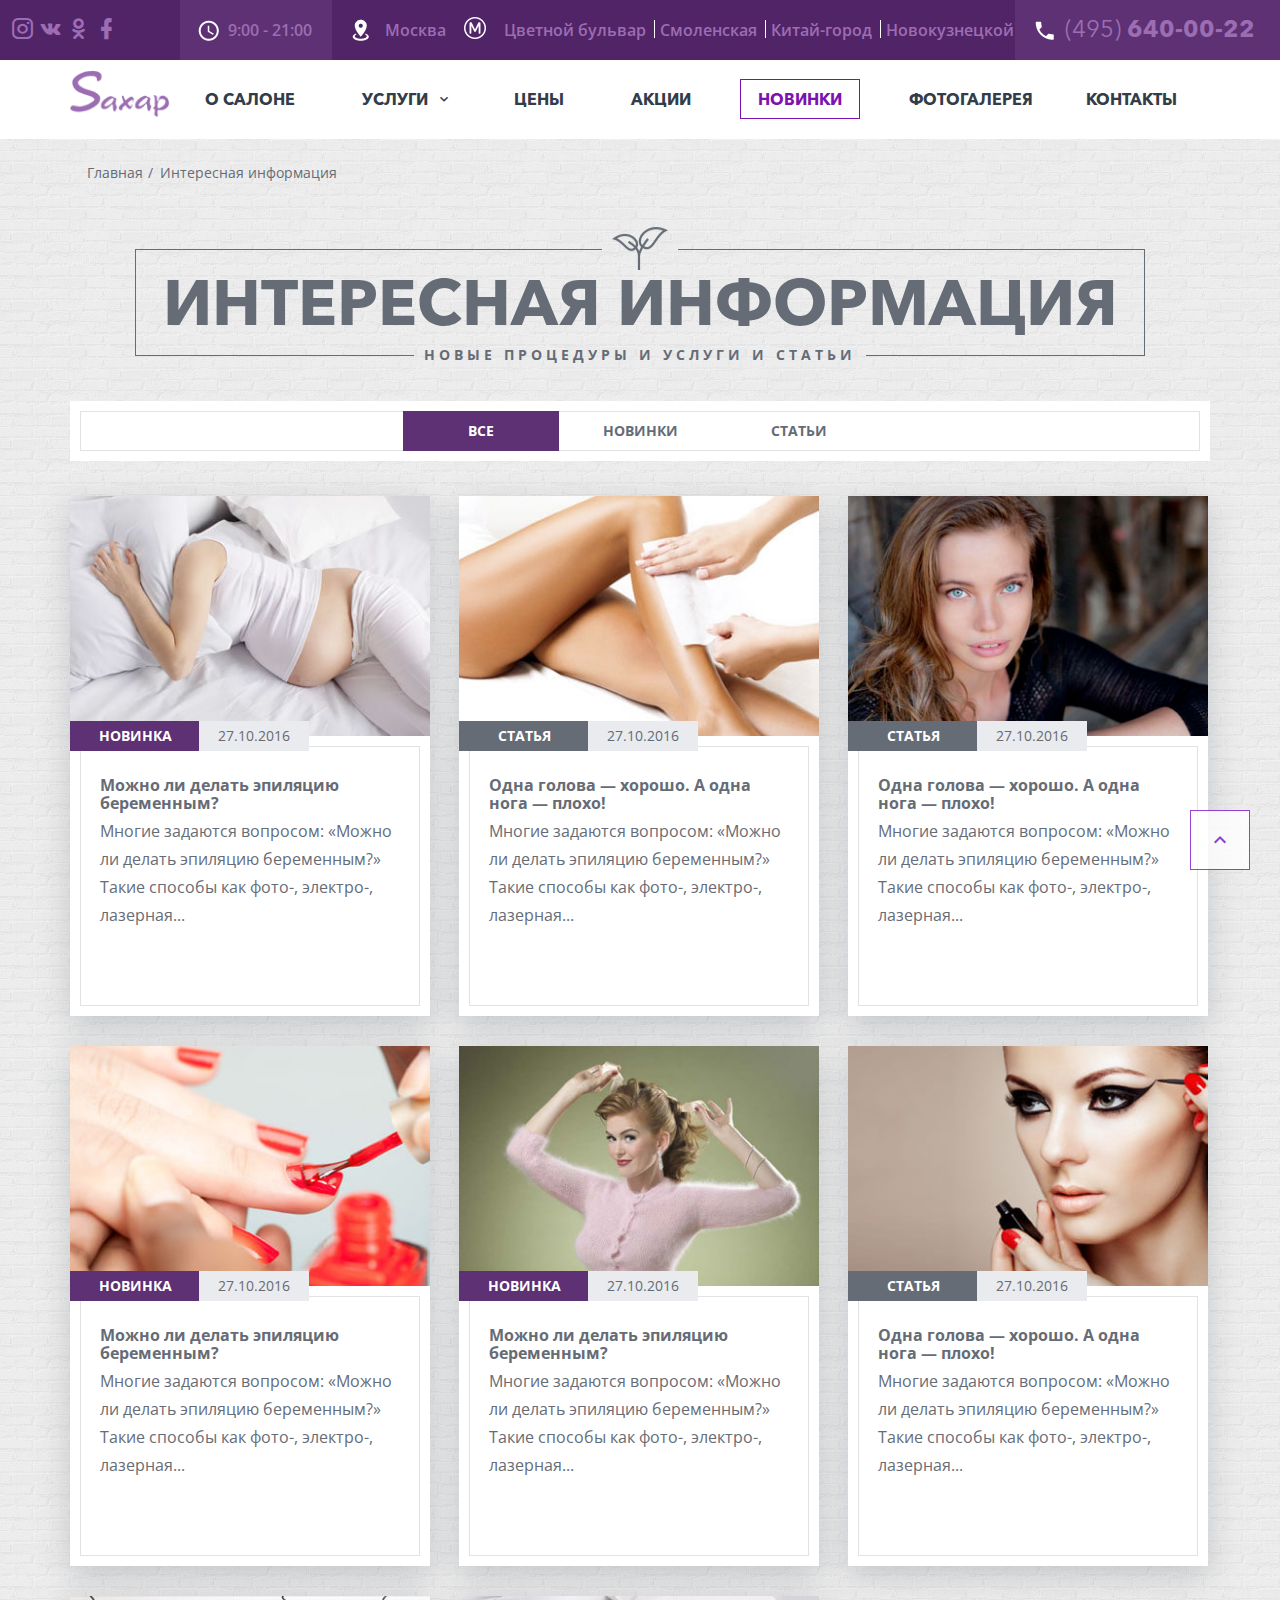
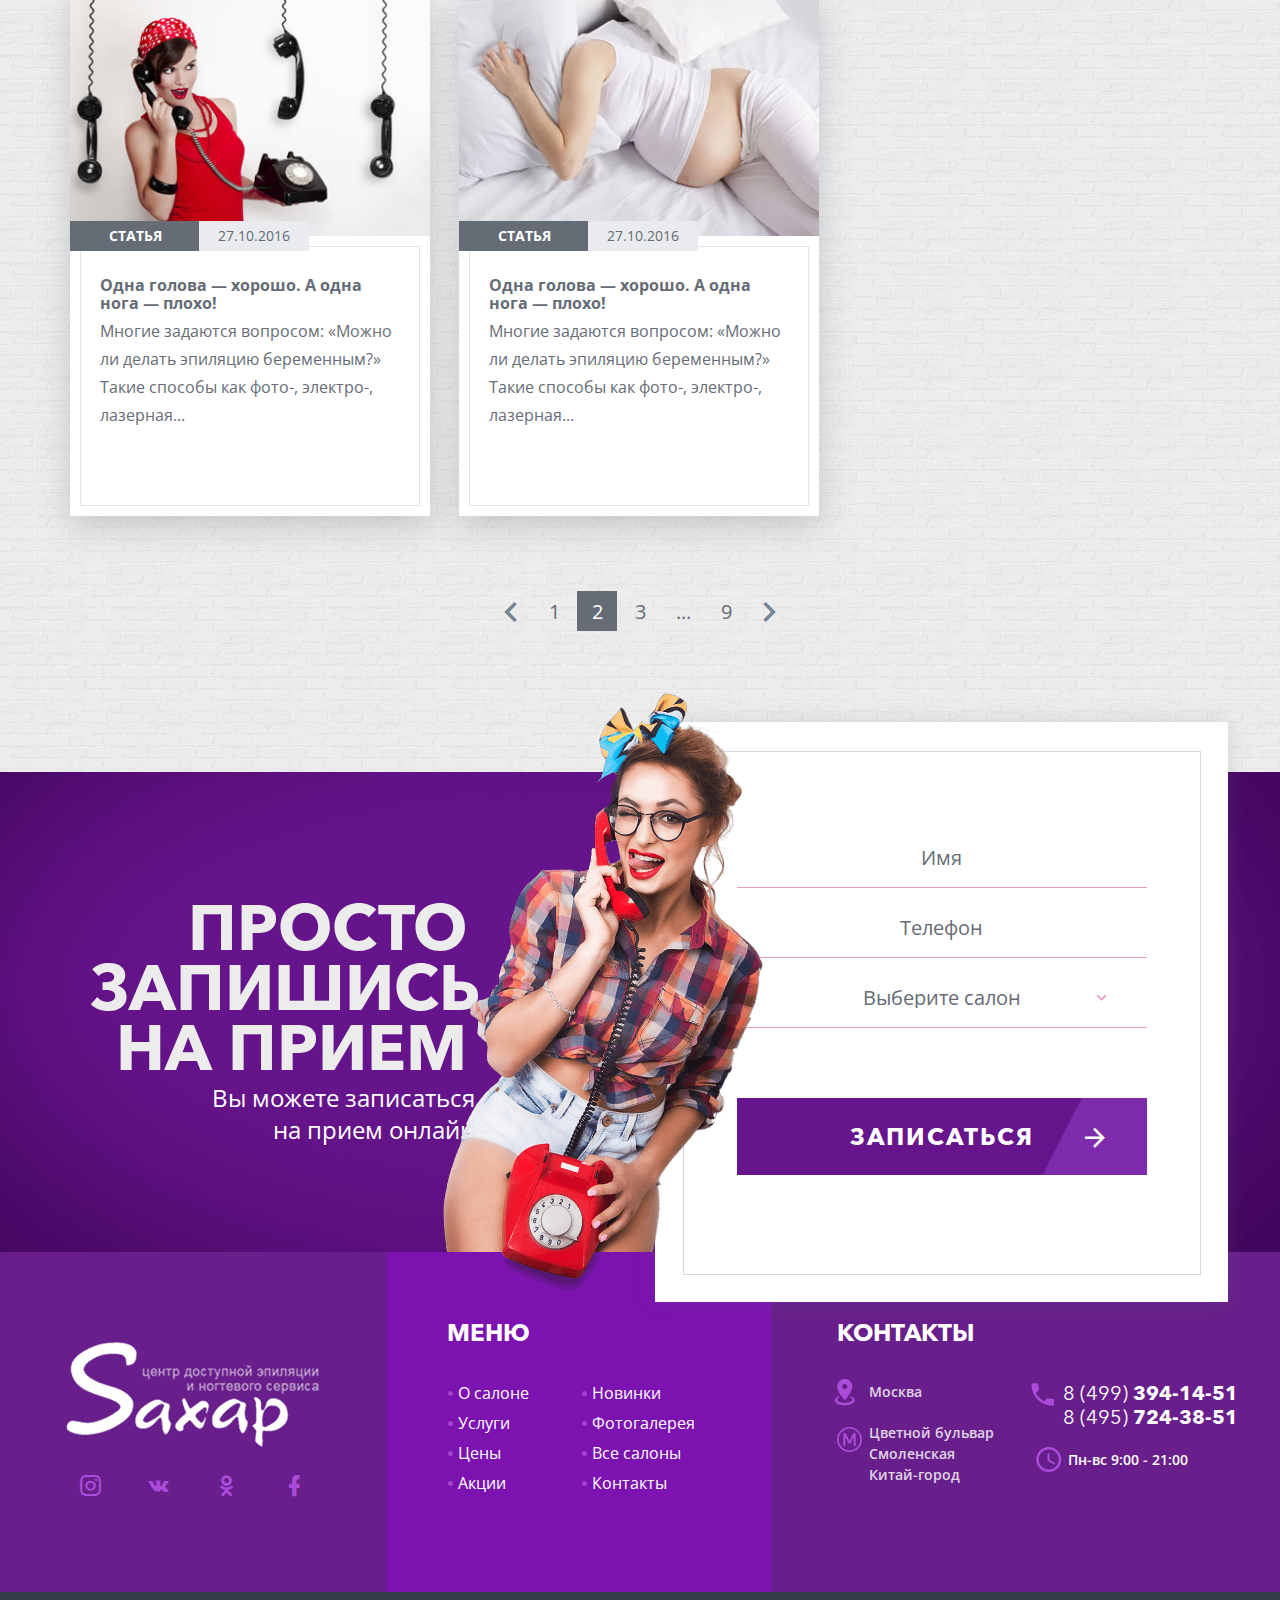
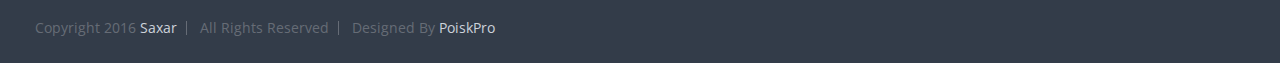
<file: news-page.html>
<!DOCTYPE html>
<html class="no-js">
<head>
  <meta charset="utf-8"/>
  <title>Title</title>
  <meta name="viewport" content="width=device-width, initial-scale=1.0"/>
  <link rel="stylesheet" href="css/style.css?timestamp=1488362105731"/>
  <script src="js/ie-detector.js"></script>
  <script src="js/modernizr.js"></script>
  <!--[if lte IE 9]><meta http-equiv="X-UA-Compatible" content="IE=edge"/><![endif]-->
  <link rel="shortcut icon" href="image/favicon.ico"/>
  <!--

    <meta name="keywords" content=""/>
    <meta name="description" content=""/>
    <meta name="author" content="">
    <meta name="robots" content="index,follow">
    <meta name="copyright" content="">
  -->

</head>

<body>

<div id="page-wrapper" class="page-wrapper">

<header id="header" class="wrapper header">
<div class="top-header">
  <div class="social-icon">
    <ul>
      <li>
        <a href="#"><i class="mdi mdi-instagram"></i></a>
      </li>
      <li>
        <a href="#"><i class="mdi mdi-vk"></i></a>
      </li>
      <li>
        <a href="#"><i class="mdi mdi-odnoklassniki"></i></a>
      </li>
      <li>
        <a href="#"><i class="mdi mdi-facebook"></i></a>
      </li>
    </ul>
  </div>
  <div class="header-info">
    <div class="container">
      <div class="inf-header infh-time">9:00 - 21:00</div>
      <div class="inf-header infh-address">Москва</div>
      <div class="inf-header infh-city">
        <ul>
          <li>Цветной бульвар</li>
          <li>Смоленская</li>
          <li>Китай-город</li>
          <li>Новокузнецкой</li>
        </ul>
      </div>
    </div>
  </div>
  <div class="header-tel">
    <a href="tel:+4956400022"><span>(495)</span> 640-00-22</a>
  </div>
</div>
  <div class="header-slider">
    <video xmlns="http://www.w3.org/1999/xhtml" loop="loop" autoplay class="VideoBackground-video">
      <source src="image/saxar-video.mp4" type="video/mp4">
    </video>
  </div>
  <div class="bot-header">
    <div class="header-btn open-nav"></div>
    <div class="container">
      <div class="logo-block">
        <a href="index.html">
          <img src="image/logo-top.png" alt="">
        </a>
      </div>
      <div class="top-nav">
        <ul>
          <li>
            <a href="about-page.html">
              О САЛОНЕ
            </a>
          </li>
          <li class="sub-nav">
            <a class="sub-link sub-link-close" href="service-direction-page.html">
              УСЛУГИ
            </a>
            <div class="sub-nav-block">
              <ul class="sub-nav-list">
                <li class="sub-nav-second">
                  <a href="#sub-nav-second-1" class="second-link">Эпиляция</a>
                  <div class="sub-nav-accordion">
                    <div class="sub-title-block">
                      <a href="service-direction-page.html">Эпиляция</a>
                    </div>
                    <div class="list-block">
                      <ul>
                        <li>
                          <a href="service-page.html">Восковая Эпиляция</a>
                        </li>
                        <li>
                          <a href="service-page.html">Сахарная Эпиляция (Шугаринг)</a>
                        </li>
                        <li>
                          <a href="service-page.html">Мужская Эпиляция</a>
                        </li>
                        <li>
                          <a href="service-page.html">Интимная Эпиляция</a>
                        </li>
                        <li>
                          <a href="service-page.html">Энзимная Эпиляция</a>
                        </li>
                        <li>
                          <a href="service-page.html">Лазерная Эпиляция</a>
                        </li>
                        <li>
                          <a href="service-page.html">Эпиляция EpilFree</a>
                        </li>
                      </ul>
                    </div>
                  </div>
                </li>
                <li  class="sub-nav-second">
                  <a href="#sub-nav-second-2" class="second-link">Ногтевой сервис</a>
                  <div class="sub-nav-accordion">
                    <div class="sub-title-block">
                      <a href="service-direction-page.html">Ногтевой сервис</a>
                    </div>
                    <div class="list-block">
                      <ul>
                        <li>
                          <a href="service-page.html">Маникюр И Педикюр В 4 Руки</a>
                        </li>
                        <li>
                          <a href="service-page.html">Маникюр</a>
                        </li>
                        <li>
                          <a href="service-page.html">Укрепление Ногтей</a>
                        </li>
                        <li>
                          <a href="service-page.html">Аппаратный Маникюр</a>
                        </li>
                        <li>
                          <a href="service-page.html">Аэрография Ногтей </a>
                        </li>
                        <li>
                          <a href="service-page.html">Гель-Лак</a>
                        </li>
                        <li>
                          <a href="service-page.html">SPA-Маникюр</a>
                        </li>
                        <li>
                          <a href="service-page.html">Парафинотерапия Рук</a>
                        </li>
                      </ul>
                      <ul>
                        <li>
                          <a href="service-page.html">Японский Маникюр</a>
                        </li>
                        <li>
                          <a href="service-page.html">Шеллак</a>
                        </li>
                        <li>
                          <a href="service-page.html">Лаки OP</a>
                        </li>
                        <li>
                          <a href="service-page.html">Педикюр</a>
                        </li>
                        <li>
                          <a href="service-page.html">Классический Педикюр</a>
                        </li>
                        <li>
                          <a href="service-page.html">Аппаратный Педикюр</a>
                        </li>
                        <li>
                          <a href="service-page.html">Бразильский Педикюр</a>
                        </li>
                        <li>
                          <a href="service-page.html">Парафинотерапия Ног</a>
                        </li>
                      </ul>
                    </div>
                  </div>
                </li>
                <li class="sub-nav-second">
                  <a href="#sub-nav-second-3" class="second-link">Косметология</a>
                  <div class="sub-nav-accordion" >
                    <div class="sub-title-block">
                      <a href="service-direction-page.html">Косметология</a>
                    </div>
                    <div class="list-block">
                      <ul>
                        <li>
                          <a href="service-page.html">Дарсонваль для лица</a>
                        </li>
                        <li>
                          <a href="service-page.html">Химический пилинг</a>
                        </li>
                        <li>
                          <a href="service-page.html">Гоммаж для лица</a>
                        </li>
                        <li>
                          <a href="service-page.html">Механическая чистка</a>
                        </li>
                        <li>
                          <a href="service-page.html">Ультразвуковая чистка</a>
                        </li>
                        <li>
                          <a href="service-page.html">Фонофорез для лица</a>
                        </li>
                      </ul>
                    </div>
                  </div>
                </li>
                <li  class="sub-nav-second">
                  <a href="#sub-nav-second-4" class="second-link">Для бровей и ресниц</a>
                  <div class="sub-nav-accordion">
                    <div class="sub-title-block">
                      <a href="service-direction-page.html">Для бровей и ресниц</a>
                    </div>
                    <div class="list-block">
                      <ul>
                        <li>
                          <a href="service-page.html">Наращивание Ресниц</a>
                        </li>
                        <li>
                          <a href="service-page.html">Восстановление ресниц</a>
                        </li>
                        <li>
                          <a href="service-page.html">Биозавивка ресниц</a>
                        </li>
                        <li>
                          <a href="service-page.html">Ламинирование ресниц</a>
                        </li>
                        <li>
                          <a href="service-page.html">Покраска ресниц</a>
                        </li>
                        <li>
                          <a href="service-page.html">Микроблейдинг бровей</a>
                        </li>
                        <li>
                          <a href="service-page.html">Окрашивание бровей хной</a>
                        </li>
                      </ul>
                    </div>
                  </div>
                </li>
                <li  class="sub-nav-second">
                  <a href="#sub-nav-second-5" class="second-link">Визаж</a>
                  <div class="sub-nav-accordion">
                    <div class="sub-title-block">
                      <a href="service-direction-page.html">Для бровей и ресниц</a>
                    </div>
                    <div class="list-block">
                      <ul>
                        <li>
                          <a href="service-page.html">Наращивание Ресниц</a>
                        </li>
                        <li>
                          <a href="service-page.html">Восстановление ресниц</a>
                        </li>
                        <li>
                          <a href="service-page.html">Биозавивка ресниц</a>
                        </li>
                        <li>
                          <a href="service-page.html">Ламинирование ресниц</a>
                        </li>
                        <li>
                          <a href="service-page.html">Покраска ресниц</a>
                        </li>
                        <li>
                          <a href="service-page.html">Микроблейдинг бровей</a>
                        </li>
                        <li>
                          <a href="service-page.html">Окрашивание бровей хной</a>
                        </li>
                      </ul>
                    </div>
                  </div>
                </li>
                <li  class="sub-nav-second">
                  <a href="#sub-nav-second-6" class="second-link">Солярий</a>
                  <div class="sub-nav-accordion">
                    <div class="sub-title-block">
                      <a href="service-direction-page.html">Для бровей и ресниц</a>
                    </div>
                    <div class="list-block">
                      <ul>
                        <li>
                          <a href="service-page.html">Наращивание Ресниц</a>
                        </li>
                        <li>
                          <a href="service-page.html">Восстановление ресниц</a>
                        </li>
                        <li>
                          <a href="service-page.html">Биозавивка ресниц</a>
                        </li>
                        <li>
                          <a href="service-page.html">Ламинирование ресниц</a>
                        </li>
                        <li>
                          <a href="service-page.html">Покраска ресниц</a>
                        </li>
                        <li>
                          <a href="service-page.html">Микроблейдинг бровей</a>
                        </li>
                        <li>
                          <a href="service-page.html">Окрашивание бровей хной</a>
                        </li>
                      </ul>
                    </div>
                  </div>
                </li>
                <li  class="sub-nav-second">
                  <a href="#sub-nav-second-7" class="second-link">Beauty-меню для  мужчин</a>
                  <div class="sub-nav-accordion">
                    <div class="sub-title-block">
                      <a href="service-direction-page.html">Beauty-меню для мужчин</a>
                    </div>
                    <div class="list-block">
                      <ul>
                        <li>
                          <a href="service-page.html">Мужская эпиляция</a>
                        </li>
                        <li>
                          <a href="service-page.html">Механическая чистка лица</a>
                        </li>
                        <li>
                          <a href="service-page.html">Маникюр</a>
                        </li>
                        <li>
                          <a href="service-page.html">Педикюр</a>
                        </li>
                      </ul>
                    </div>
                  </div>
                </li>
                <li  class="sub-nav-second">
                  <a href="#sub-nav-second-8" class="second-link">Массаж</a>
                  <div class="sub-nav-accordion">
                    <div class="sub-title-block">
                      <a href="service-direction-page.html">Массаж</a>
                    </div>
                    <div class="list-block">
                      <ul>
                        <li>
                          <a href="service-page.html">Скульптурный массаж</a>
                        </li>
                        <li>
                          <a href="service-page.html">Антицеллюлитный массаж</a>
                        </li>
                        <li>
                          <a href="service-page.html">Вакуумный массаж</a>
                        </li>
                        <li>
                          <a href="service-page.html">Лимфодренажный массаж</a>
                      </ul>
                    </div>
                  </div>
                </li>
              </ul>
              <div class="second-block-container">
                <div class="sub-nav-container" id="sub-nav-second-1">
                  <div class="sub-title-block">
                    <a href="service-direction-page.html">Эпиляция</a>
                  </div>
                  <div class="list-block">
                    <ul>
                      <li>
                        <a href="service-page.html">Восковая Эпиляция</a>
                      </li>
                      <li>
                        <a href="service-page.html">Сахарная Эпиляция (Шугаринг)</a>
                      </li>
                      <li>
                        <a href="service-page.html">Мужская Эпиляция</a>
                      </li>
                      <li>
                        <a href="service-page.html">Интимная Эпиляция</a>
                      </li>
                      <li>
                        <a href="service-page.html">Энзимная Эпиляция</a>
                      </li>
                      <li>
                        <a href="service-page.html">Лазерная Эпиляция</a>
                      </li>
                      <li>
                        <a href="service-page.html">Эпиляция EpilFree</a>
                      </li>
                    </ul>
                  </div>
                </div>
                <div class="sub-nav-container" id="sub-nav-second-2">
                  <div class="sub-title-block">
                    <a href="service-direction-page.html">Ногтевой сервис</a>
                  </div>
                  <div class="list-block">
                    <ul>
                      <li>
                        <a href="service-page.html">Маникюр И Педикюр В 4 Руки</a>
                      </li>
                      <li>
                        <a href="service-page.html">Маникюр</a>
                      </li>
                      <li>
                        <a href="service-page.html">Укрепление Ногтей</a>
                      </li>
                      <li>
                        <a href="service-page.html">Аппаратный Маникюр</a>
                      </li>
                      <li>
                        <a href="service-page.html">Аэрография Ногтей </a>
                      </li>
                      <li>
                        <a href="service-page.html">Гель-Лак</a>
                      </li>
                      <li>
                        <a href="service-page.html">SPA-Маникюр</a>
                      </li>
                      <li>
                        <a href="service-page.html">Парафинотерапия Рук</a>
                      </li>
                    </ul>
                    <ul>
                      <li>
                        <a href="service-page.html">Японский Маникюр</a>
                      </li>
                      <li>
                        <a href="service-page.html">Шеллак</a>
                      </li>
                      <li>
                        <a href="service-page.html">Лаки OP</a>
                      </li>
                      <li>
                        <a href="service-page.html">Педикюр</a>
                      </li>
                      <li>
                        <a href="service-page.html">Классический Педикюр</a>
                      </li>
                      <li>
                        <a href="service-page.html">Аппаратный Педикюр</a>
                      </li>
                      <li>
                        <a href="service-page.html">Бразильский Педикюр</a>
                      </li>
                      <li>
                        <a href="service-page.html">Парафинотерапия Ног</a>
                      </li>
                    </ul>
                  </div>
                </div>
                <div class="sub-nav-container" id="sub-nav-second-3" >
                  <div class="sub-title-block">
                    <a href="service-direction-page.html">Косметология</a>
                  </div>
                  <div class="list-block">
                    <ul>
                      <li>
                        <a href="service-page.html">Дарсонваль для лица</a>
                      </li>
                      <li>
                        <a href="service-page.html">Химический пилинг</a>
                      </li>
                      <li>
                        <a href="service-page.html">Гоммаж для лица</a>
                      </li>
                      <li>
                        <a href="service-page.html">Механическая чистка</a>
                      </li>
                      <li>
                        <a href="service-page.html">Ультразвуковая чистка</a>
                      </li>
                      <li>
                        <a href="service-page.html">Фонофорез для лица</a>
                      </li>
                    </ul>
                  </div>
                </div>
                <div class="sub-nav-container" id="sub-nav-second-4">
                  <div class="sub-title-block">
                    <a href="service-direction-page.html">Для бровей и ресниц</a>
                  </div>
                  <div class="list-block">
                    <ul>
                      <li>
                        <a href="service-page.html">Наращивание Ресниц</a>
                      </li>
                      <li>
                        <a href="service-page.html">Восстановление ресниц</a>
                      </li>
                      <li>
                        <a href="service-page.html">Биозавивка ресниц</a>
                      </li>
                      <li>
                        <a href="service-page.html">Ламинирование ресниц</a>
                      </li>
                      <li>
                        <a href="service-page.html">Покраска ресниц</a>
                      </li>
                      <li>
                        <a href="service-page.html">Микроблейдинг бровей</a>
                      </li>
                      <li>
                        <a href="service-page.html">Окрашивание бровей хной</a>
                      </li>
                    </ul>
                  </div>
                </div>
                <div class="sub-nav-container" id="sub-nav-second-5">
                  <div class="sub-title-block">
                    <a href="service-direction-page.html">Для бровей и ресниц</a>
                  </div>
                  <div class="list-block">
                    <ul>
                      <li>
                        <a href="service-page.html">Наращивание Ресниц</a>
                      </li>
                      <li>
                        <a href="service-page.html">Восстановление ресниц</a>
                      </li>
                      <li>
                        <a href="service-page.html">Биозавивка ресниц</a>
                      </li>
                      <li>
                        <a href="service-page.html">Ламинирование ресниц</a>
                      </li>
                      <li>
                        <a href="service-page.html">Покраска ресниц</a>
                      </li>
                      <li>
                        <a href="service-page.html">Микроблейдинг бровей</a>
                      </li>
                      <li>
                        <a href="service-page.html">Окрашивание бровей хной</a>
                      </li>
                    </ul>
                  </div>
                </div>
                <div class="sub-nav-container" id="sub-nav-second-6">
                  <div class="sub-title-block">
                    <a href="service-direction-page.html">Для бровей и ресниц</a>
                  </div>
                  <div class="list-block">
                    <ul>
                      <li>
                        <a href="service-page.html">Наращивание Ресниц</a>
                      </li>
                      <li>
                        <a href="service-page.html">Восстановление ресниц</a>
                      </li>
                      <li>
                        <a href="service-page.html">Биозавивка ресниц</a>
                      </li>
                      <li>
                        <a href="service-page.html">Ламинирование ресниц</a>
                      </li>
                      <li>
                        <a href="service-page.html">Покраска ресниц</a>
                      </li>
                      <li>
                        <a href="service-page.html">Микроблейдинг бровей</a>
                      </li>
                      <li>
                        <a href="service-page.html">Окрашивание бровей хной</a>
                      </li>
                    </ul>
                  </div>
                </div>
                <div class="sub-nav-container" id="sub-nav-second-7">
                  <div class="sub-title-block">
                    <a href="service-direction-page.html">Beauty-меню для мужчин</a>
                  </div>
                  <div class="list-block">
                    <ul>
                      <li>
                        <a href="service-page.html">Мужская эпиляция</a>
                      </li>
                      <li>
                        <a href="service-page.html">Механическая чистка лица</a>
                      </li>
                      <li>
                        <a href="service-page.html">Маникюр</a>
                      </li>
                      <li>
                        <a href="service-page.html">Педикюр</a>
                      </li>
                    </ul>
                  </div>
                </div>
                <div class="sub-nav-container" id="sub-nav-second-8">
                  <div class="sub-title-block">
                    <a href="service-direction-page.html">Массаж</a>
                  </div>
                  <div class="list-block">
                    <ul>
                      <li>
                        <a href="service-page.html">Скульптурный массаж</a>
                      </li>
                      <li>
                        <a href="service-page.html">Антицеллюлитный массаж</a>
                      </li>
                      <li>
                        <a href="service-page.html">Вакуумный массаж</a>
                      </li>
                      <li>
                        <a href="service-page.html">Лимфодренажный массаж</a>
                    </ul>
                  </div>
                </div>
              </div>
            </div>
          </li>
          <li>
            <a href="price-page.html">
              Цены
            </a>
          </li>
          <li>
            <a href="offers-page.html">
              Акции
            </a>
          </li>
          <li>
            <a href="news-page.html">
              НОВИНКИ
            </a>
          </li>
          <li>
            <a href="gallery-page.html">
              фотоГалерея
            </a>
          </li>
          <li>
            <a href="contact-page.html">
              Контакты
            </a>
          </li>
        </ul>
      </div>
    </div>
  </div>
</header>


  <div id="page-body" class="page-body">
    <section class="bread-crumbs-wrapper wrapper">
      <div class="container">
        <ul>
          <li>
            <a href="index.html">
              Главная
            </a>
          </li>
          <li>
            <a>Интересная информация</a>
          </li>
        </ul>
      </div>
    </section>
    <section class="news-wrapper wrapper">
      <div class="container">
        <div class="title-wrapper">
          <div class="title-wrapper__inner">
            <div class="title-wrapper__header">
              <span><img src="image/title-section.png" alt=""></span>
            </div>
            <div class="title-wrapper__title">
              Интересная информация
            </div>
            <div class="title-wrapper__footer">
              <span>Новые процедуры и услуги и статьи</span>
            </div>
          </div>
        </div>
        <div class="news-container">
          <div class="nav-block">
            <div class="filter main-text active" data-filter="all">все</div>
            <div class="filter main-text" data-filter=".news-1">новинки</div>
            <div class="filter main-text" data-filter=".news-2">статьи</div>
          </div>
          <div class="container-news" id="container-news">
            <div class="row">
              <div class="mix news-1">
                  <div class="news-wrap">
                    <div class="image-block">
                      <a href="news-page-post.html">
                        <img src="image/news-1.jpg" alt="">
                      </a>
                    </div>
                    <div class="text-block">
                      <div class="top-block">
                        <div class="type-news">
                          новинка
                        </div>
                        <div class="data-news">
                          27.10.2016
                        </div>
                      </div>
                      <div class="news-title">
                        <a href="news-page-post.html">
                          Можно ли делать эпиляцию беременным?
                        </a>
                      </div>
                      <div class="content-block">
                        Многие задаются вопросом: «Можно ли делать эпиляцию беременным?»
                        Такие способы как фото-, электро-, лазерная...
                      </div>
                    </div>
                  </div>
                </div>
              <div class="mix news-2">
                  <div class="news-wrap">
                    <div class="image-block">
                      <a href="article-page-post.html">
                        <img src="image/news-2.jpg" alt="">
                      </a>
                    </div>
                    <div class="text-block">
                      <div class="top-block">
                        <div class="type-news">
                          статья
                        </div>
                        <div class="data-news">
                          27.10.2016
                        </div>
                      </div>
                      <div class="news-title">
                        <a href="article-page-post.html">
                          Одна голова — хорошо.  А одна нога — плохо!
                        </a>
                      </div>
                      <div class="content-block">
                        Многие задаются вопросом: «Можно ли делать эпиляцию беременным?»
                        Такие способы как фото-, электро-, лазерная...
                      </div>
                    </div>
                  </div>
                </div>
              <div class="mix news-2">
                <div class="news-wrap">
                  <div class="image-block">
                    <a href="article-page-post.html">
                      <img src="image/news-3.jpg" alt="">
                    </a>
                  </div>
                  <div class="text-block">
                    <div class="top-block">
                      <div class="type-news">
                        статья
                      </div>
                      <div class="data-news">
                        27.10.2016
                      </div>
                    </div>
                    <div class="news-title">
                      <a href="article-page-post.html">
                        Одна голова — хорошо.  А одна нога — плохо!
                      </a>
                    </div>
                    <div class="content-block">
                      Многие задаются вопросом: «Можно ли делать эпиляцию беременным?»
                      Такие способы как фото-, электро-, лазерная...
                    </div>
                  </div>
                </div>
              </div>
              <div class="mix news-1">
                <div class="news-wrap">
                  <div class="image-block">
                    <a href="news-page-post.html">
                      <img src="image/news-4.jpg" alt="">
                    </a>
                  </div>
                  <div class="text-block">
                    <div class="top-block">
                      <div class="type-news">
                        новинка
                      </div>
                      <div class="data-news">
                        27.10.2016
                      </div>
                    </div>
                    <div class="news-title">
                      <a href="news-page-post.html">
                        Можно ли делать эпиляцию беременным?
                      </a>
                    </div>
                    <div class="content-block">
                      Многие задаются вопросом: «Можно ли делать эпиляцию беременным?»
                      Такие способы как фото-, электро-, лазерная...
                    </div>
                  </div>
                </div>
              </div>
              <div class="mix news-1">
                <div class="news-wrap">
                  <div class="image-block">
                    <a href="news-page-post.html">
                      <img src="image/news-5.jpg" alt="">
                    </a>
                  </div>
                  <div class="text-block">
                    <div class="top-block">
                      <div class="type-news">
                        новинка
                      </div>
                      <div class="data-news">
                        27.10.2016
                      </div>
                    </div>
                    <div class="news-title">
                      <a href="news-page-post.html">
                        Можно ли делать эпиляцию беременным?
                      </a>
                    </div>
                    <div class="content-block">
                      Многие задаются вопросом: «Можно ли делать эпиляцию беременным?»
                      Такие способы как фото-, электро-, лазерная...
                    </div>
                  </div>
                </div>
              </div>
              <div class="mix news-2">
                <div class="news-wrap">
                  <div class="image-block">
                    <a href="article-page-post.html">
                      <img src="image/news-6.jpg" alt="">
                    </a>
                  </div>
                  <div class="text-block">
                    <div class="top-block">
                      <div class="type-news">
                        статья
                      </div>
                      <div class="data-news">
                        27.10.2016
                      </div>
                    </div>
                    <div class="news-title">
                      <a href="article-page-post.html">
                        Одна голова — хорошо.  А одна нога — плохо!
                      </a>
                    </div>
                    <div class="content-block">
                      Многие задаются вопросом: «Можно ли делать эпиляцию беременным?»
                      Такие способы как фото-, электро-, лазерная...
                    </div>
                  </div>
                </div>
              </div>
              <div class="mix news-2">
                <div class="news-wrap">
                  <div class="image-block">
                    <a href="article-page-post.html">
                      <img src="image/news-7.jpg" alt="">
                    </a>
                  </div>
                  <div class="text-block">
                    <div class="top-block">
                      <div class="type-news">
                        статья
                      </div>
                      <div class="data-news">
                        27.10.2016
                      </div>
                    </div>
                    <div class="news-title">
                      <a href="article-page-post.html">
                        Одна голова — хорошо.  А одна нога — плохо!
                      </a>
                    </div>
                    <div class="content-block">
                      Многие задаются вопросом: «Можно ли делать эпиляцию беременным?»
                      Такие способы как фото-, электро-, лазерная...
                    </div>
                  </div>
                </div>
              </div>
              <div class="mix news-2">
                <div class="news-wrap">
                  <div class="image-block">
                    <a href="article-page-post.html">
                      <img src="image/news-1.jpg" alt="">
                    </a>
                  </div>
                  <div class="text-block">
                    <div class="top-block">
                      <div class="type-news">
                        статья
                      </div>
                      <div class="data-news">
                        27.10.2016
                      </div>
                    </div>
                    <div class="news-title">
                      <a href="article-page-post.html">
                        Одна голова — хорошо.  А одна нога — плохо!
                      </a>
                    </div>
                    <div class="content-block">
                      Многие задаются вопросом: «Можно ли делать эпиляцию беременным?»
                      Такие способы как фото-, электро-, лазерная...
                    </div>
                  </div>
                </div>
              </div>
            </div>
          </div>
        </div>
        <div class="pagination-block">
          <ul>
            <li class="prev">
              <a href="#"></a>
            </li>
            <li>
              <a href="#">1</a>
            </li>
            <li class="active">
              <a href="#">2</a>
            </li>
            <li>
              <a href="#">3</a>
            </li>
            <li>
              <a href="#">...</a>
            </li>
            <li>
              <a href="#">9</a>
            </li>
            <li class="next">
              <a href="#"></a>
            </li>
          </ul>
        </div>
      </div>
    </section>
    <section class="banner-wrapper banner-bottom wrapper">
      <div class="container">
        <div class="row">
          <div class="col-xs-12 col-md-6">
            <div class="text-banner">
              <div class="title-banner">
                Просто
                запишись
                на прием
              </div>
              <div class="content-banner">
                Вы можете записаться
                на прием онлайн
              </div>
            </div>
          </div>
          <div class="col-xs-12 col-md-6">
            <div class="banner-form">
              <div class="banner-form-container">
                <form action="#">
                  <input type="text" placeholder="Имя">
                  <input type="tel" placeholder="Телефон">
                  <div class="select-container">
                    <select>
                      <option disabled selected>Выберите салон</option>
                      <option value="">Цветной бульвар</option>
                      <option value="">Смоленская</option>
                      <option value="">Китай-город</option>
                    </select>
                  </div>
                  <label for="submit-banner">
                    <input id="submit-banner" type="submit" value="Записаться">
                  </label>
                </form>
              </div>
            </div>
          </div>
        </div>
      </div>
    </section>

  </div>

<footer id="footer" class="wrapper footer">
    <div class="scroll-to-top"></div>
    <div class="top-footer">
        <div class="footer-wrap logo-footer">
            <a href="index.html">
                <img src="image/footer-logo.png" alt="">
            </a>
            <div class="social-icon">
                <ul>
                    <li>
                        <a href="#"><i class="mdi mdi-instagram"></i></a>
                    </li>
                    <li>
                        <a href="#"><i class="mdi mdi-vk"></i></a>
                    </li>
                    <li>
                        <a href="#"><i class="mdi mdi-odnoklassniki"></i></a>
                    </li>
                    <li>
                        <a href="#"><i class="mdi mdi-facebook"></i></a>
                    </li>
                </ul>
            </div>
        </div>
        <div class="footer-wrap footer-nav">
            <div class="title-footer">
                Меню
            </div>
            <div class="footer-list">
                <ul>
                    <li>

                        <a href="about-page.html">О салоне</a>
                    </li>
                    <li>
                        <a href="news-page.html">Новинки</a>
                    </li>
                    <li>
                        <a href="service-direction-page.html">Услуги</a>
                    </li>
                    <li>
                        <a href="gallery-page.html">Фотогалерея</a>
                    </li>
                    <li>
                        <a href="price-page.html">Цены</a>
                    </li>
                    <li>
                        <a href="news-page.html">Все салоны</a>
                    </li>
                    <li>
                        <a href="offers-page.html">Акции</a>
                    </li>

                    <li>
                        <a href="contact-page.html">Контакты</a>
                    </li>
                </ul>
            </div>
        </div>
        <div class="footer-wrap footer-contact">
            <div class="title-footer">
                Контакты
            </div>
            <div class="contact-left">
                <ul>
                    <li class="footer-address">
                        <span>Москва</span>
                    </li>
                    <li class="footer-city">
                        <span>Цветной бульвар</span>
                        <span>Смоленская</span>
                        <span>Китай-город</span>
                    </li>
                </ul>
            </div>
            <div class="contact-right">
                <ul>
                    <li class="footer-tel">
                        <a href="tel:+84993941451"><span>8 (499)</span> 394-14-51</a>
                        <a href="tel:+84957243851"><span>8 (495)</span> 724-38-51</a>
                    </li>
                    <li class="footer-time">
                        <span>Пн-вс    9:00 - 21:00</span>
                </ul>
            </div>
        </div>
    </div>
    <div class="bot-footer">
        <ul>
            <li>
                Copyright 2016 <span>Saxar</span>
            </li>
            <li>
                All Rights Reserved
            </li>
            <li>
                Designed By <span>PoiskPro</span>
            </li>
        </ul>
    </div>
</footer>


</div>


<!-- scripts
___________________________________________________________________________-->

<script src="js/libs.js"></script>

<script src="js/common.js?timestamp=1488362105732"></script>
<script src="//localhost:35729/livereload.js"></script>

</body>
</html>
</file>
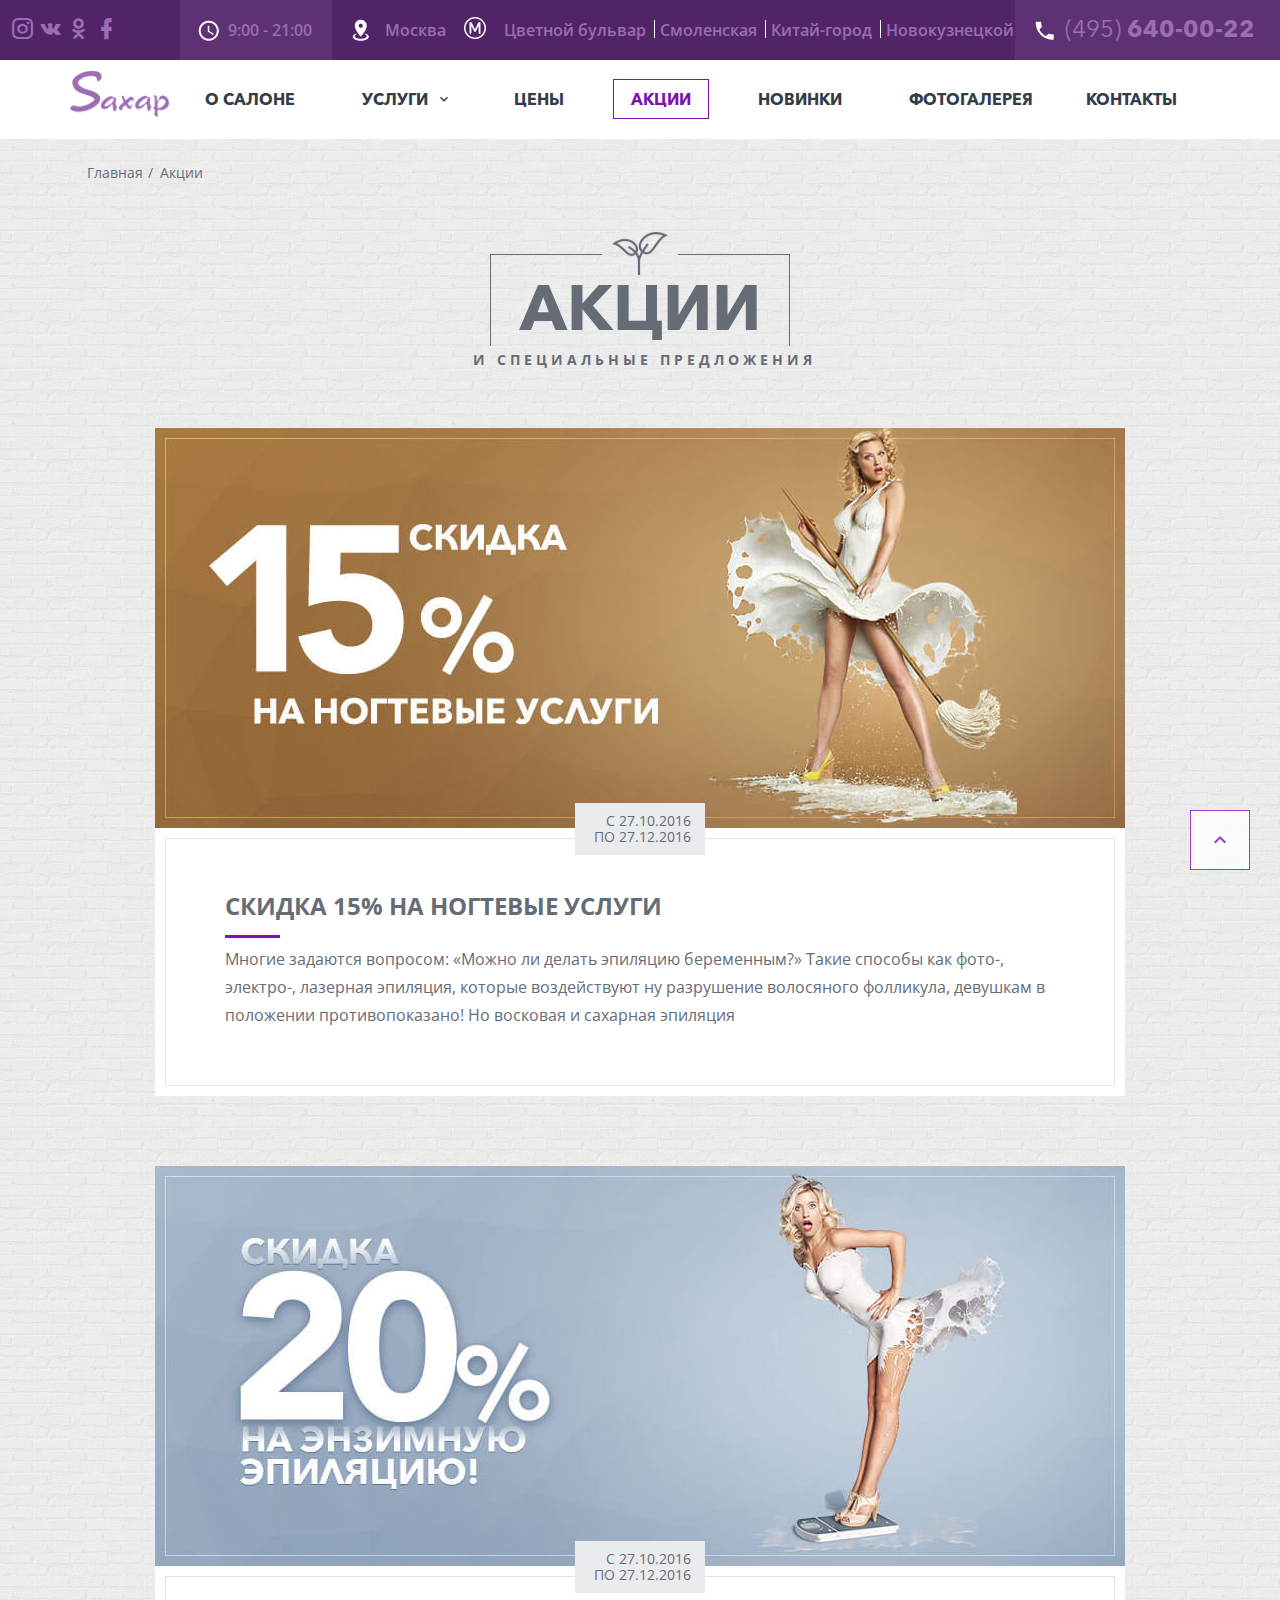
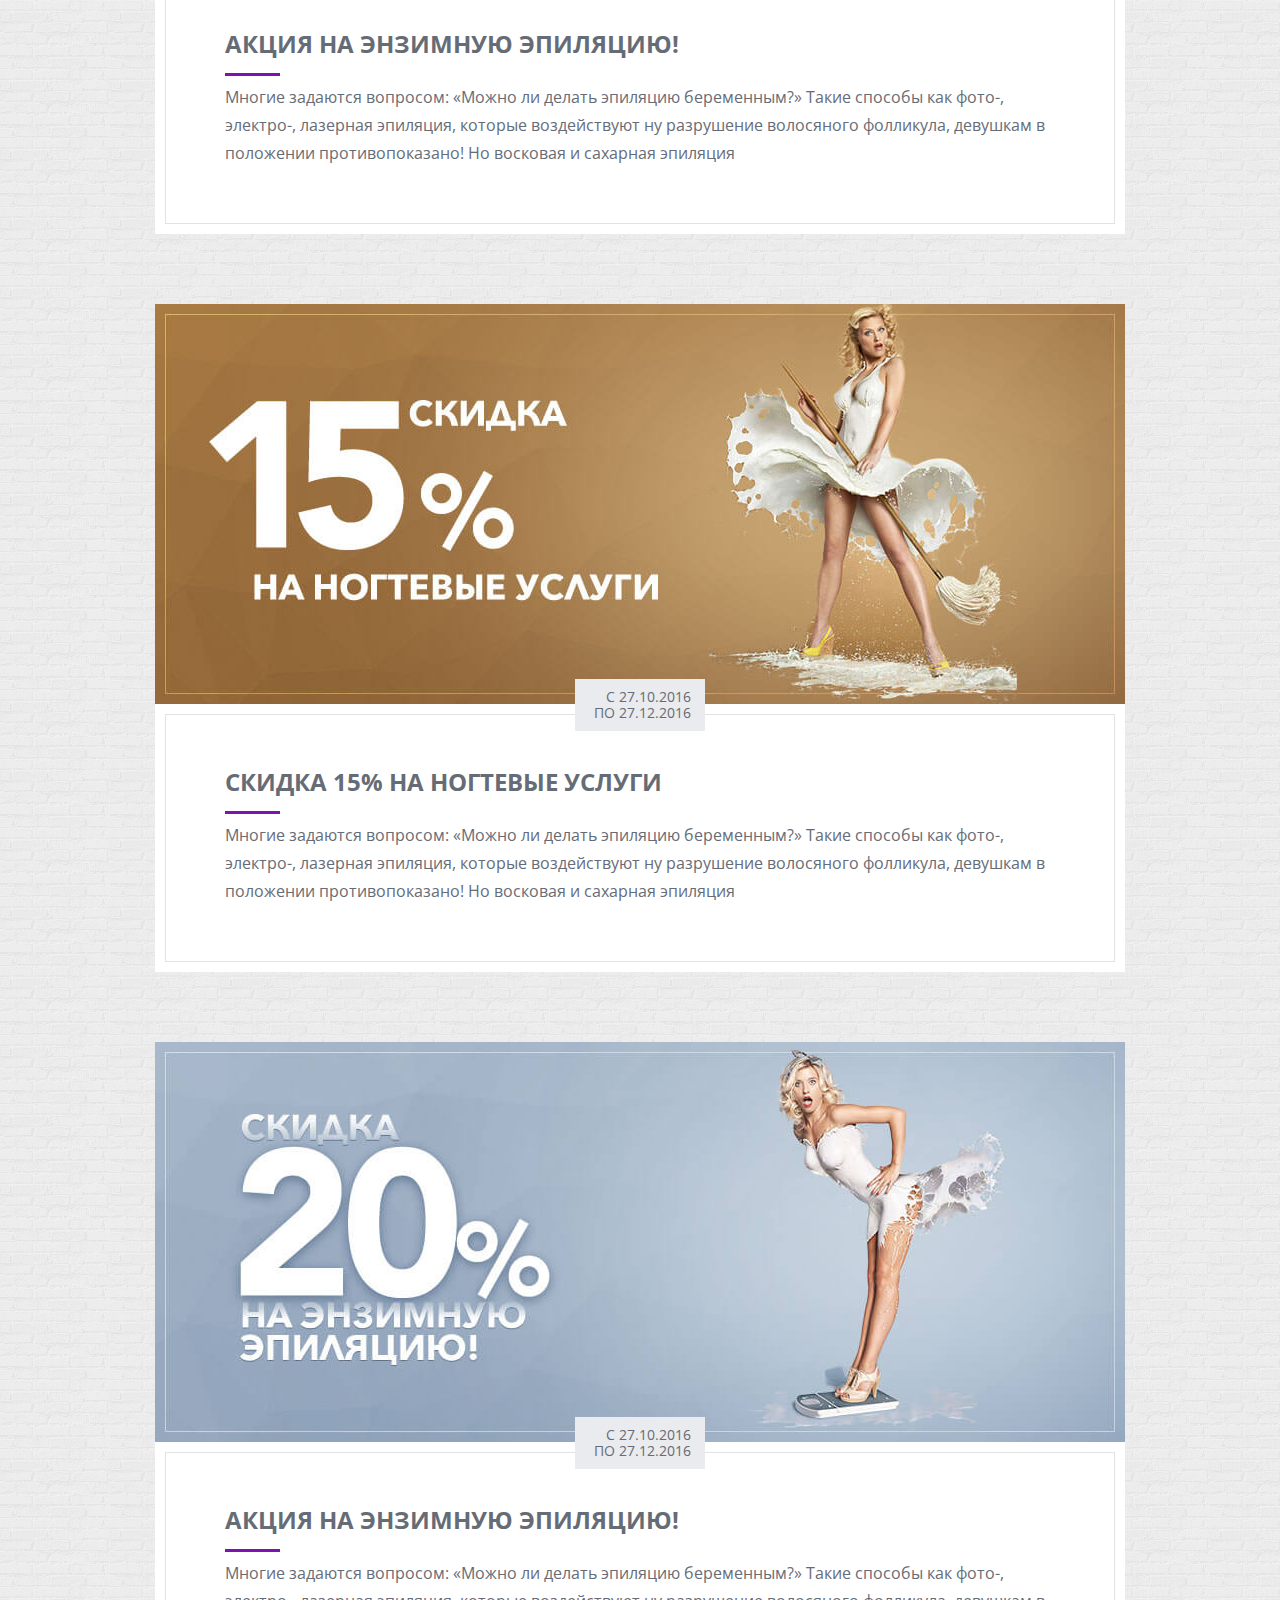
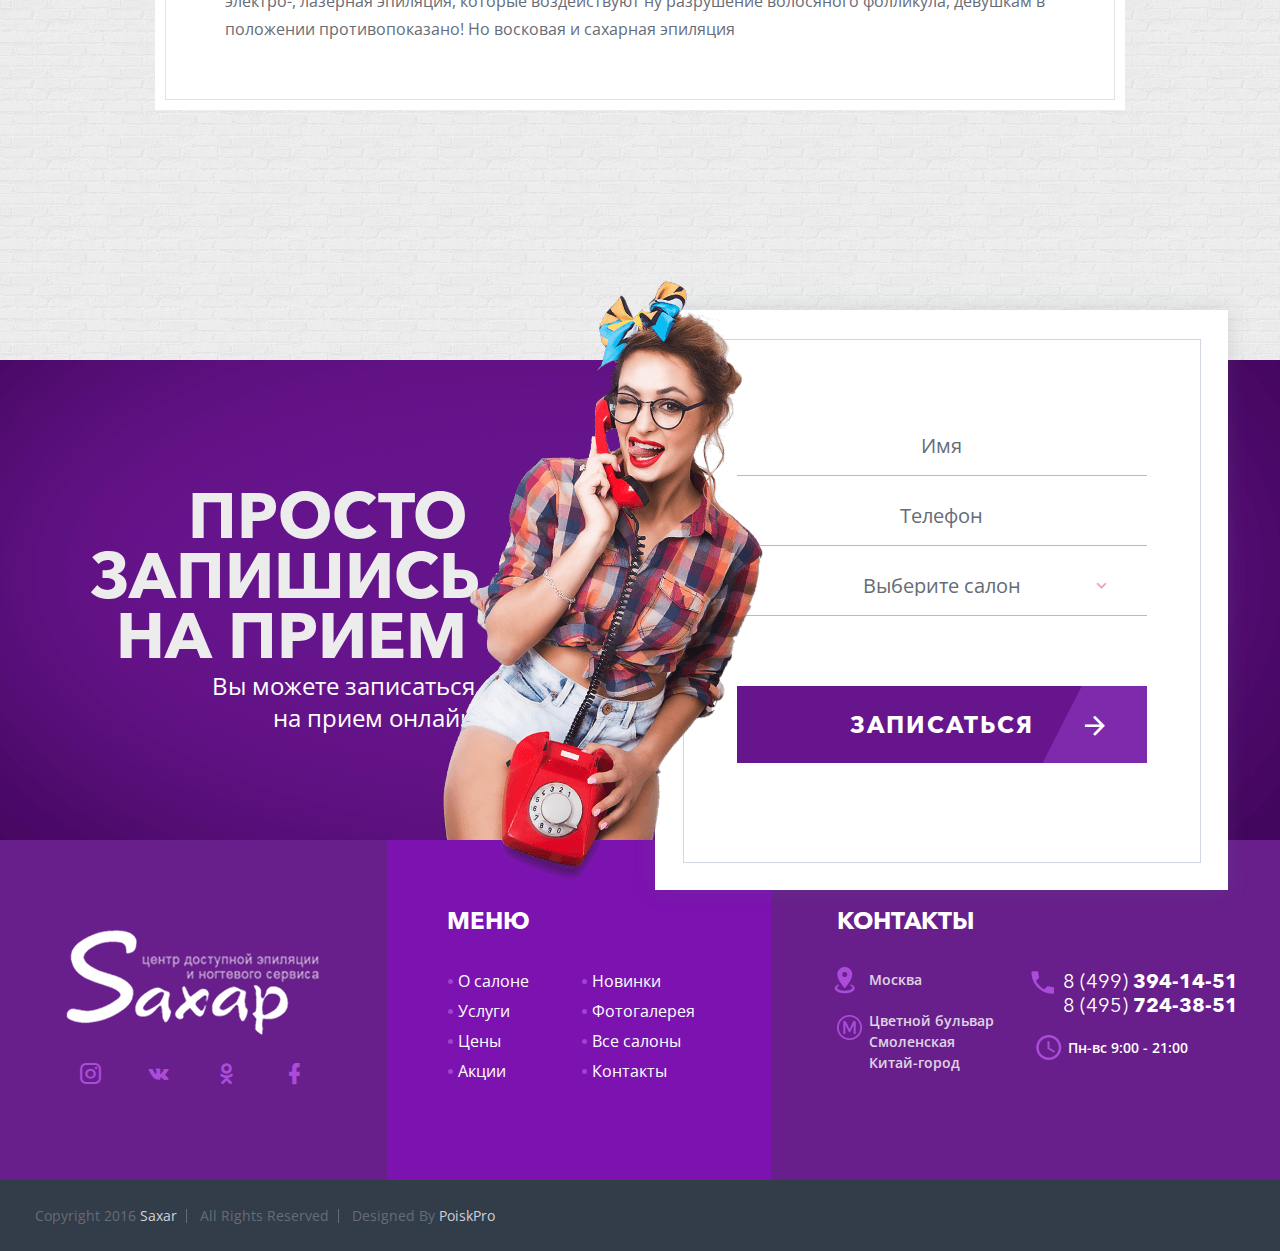
<file: offers-page.html>
<!DOCTYPE html>
<html class="no-js">
<head>
  <meta charset="utf-8"/>
  <title>Title</title>
  <meta name="viewport" content="width=device-width, initial-scale=1.0"/>
  <link rel="stylesheet" href="css/style.css?timestamp=1488362105731"/>
  <script src="js/ie-detector.js"></script>
  <script src="js/modernizr.js"></script>
  <!--[if lte IE 9]><meta http-equiv="X-UA-Compatible" content="IE=edge"/><![endif]-->
  <link rel="shortcut icon" href="image/favicon.ico"/>
  <!--

    <meta name="keywords" content=""/>
    <meta name="description" content=""/>
    <meta name="author" content="">
    <meta name="robots" content="index,follow">
    <meta name="copyright" content="">
  -->

</head>

<body>

<div id="page-wrapper" class="page-wrapper">

<header id="header" class="wrapper header">
<div class="top-header">
  <div class="social-icon">
    <ul>
      <li>
        <a href="#"><i class="mdi mdi-instagram"></i></a>
      </li>
      <li>
        <a href="#"><i class="mdi mdi-vk"></i></a>
      </li>
      <li>
        <a href="#"><i class="mdi mdi-odnoklassniki"></i></a>
      </li>
      <li>
        <a href="#"><i class="mdi mdi-facebook"></i></a>
      </li>
    </ul>
  </div>
  <div class="header-info">
    <div class="container">
      <div class="inf-header infh-time">9:00 - 21:00</div>
      <div class="inf-header infh-address">Москва</div>
      <div class="inf-header infh-city">
        <ul>
          <li>Цветной бульвар</li>
          <li>Смоленская</li>
          <li>Китай-город</li>
          <li>Новокузнецкой</li>
        </ul>
      </div>
    </div>
  </div>
  <div class="header-tel">
    <a href="tel:+4956400022"><span>(495)</span> 640-00-22</a>
  </div>
</div>
  <div class="header-slider">
    <video xmlns="http://www.w3.org/1999/xhtml" loop="loop" autoplay class="VideoBackground-video">
      <source src="image/saxar-video.mp4" type="video/mp4">
    </video>
  </div>
  <div class="bot-header">
    <div class="header-btn open-nav"></div>
    <div class="container">
      <div class="logo-block">
        <a href="index.html">
          <img src="image/logo-top.png" alt="">
        </a>
      </div>
      <div class="top-nav">
        <ul>
          <li>
            <a href="about-page.html">
              О САЛОНЕ
            </a>
          </li>
          <li class="sub-nav">
            <a class="sub-link sub-link-close" href="service-direction-page.html">
              УСЛУГИ
            </a>
            <div class="sub-nav-block">
              <ul class="sub-nav-list">
                <li class="sub-nav-second">
                  <a href="#sub-nav-second-1" class="second-link">Эпиляция</a>
                  <div class="sub-nav-accordion">
                    <div class="sub-title-block">
                      <a href="service-direction-page.html">Эпиляция</a>
                    </div>
                    <div class="list-block">
                      <ul>
                        <li>
                          <a href="service-page.html">Восковая Эпиляция</a>
                        </li>
                        <li>
                          <a href="service-page.html">Сахарная Эпиляция (Шугаринг)</a>
                        </li>
                        <li>
                          <a href="service-page.html">Мужская Эпиляция</a>
                        </li>
                        <li>
                          <a href="service-page.html">Интимная Эпиляция</a>
                        </li>
                        <li>
                          <a href="service-page.html">Энзимная Эпиляция</a>
                        </li>
                        <li>
                          <a href="service-page.html">Лазерная Эпиляция</a>
                        </li>
                        <li>
                          <a href="service-page.html">Эпиляция EpilFree</a>
                        </li>
                      </ul>
                    </div>
                  </div>
                </li>
                <li  class="sub-nav-second">
                  <a href="#sub-nav-second-2" class="second-link">Ногтевой сервис</a>
                  <div class="sub-nav-accordion">
                    <div class="sub-title-block">
                      <a href="service-direction-page.html">Ногтевой сервис</a>
                    </div>
                    <div class="list-block">
                      <ul>
                        <li>
                          <a href="service-page.html">Маникюр И Педикюр В 4 Руки</a>
                        </li>
                        <li>
                          <a href="service-page.html">Маникюр</a>
                        </li>
                        <li>
                          <a href="service-page.html">Укрепление Ногтей</a>
                        </li>
                        <li>
                          <a href="service-page.html">Аппаратный Маникюр</a>
                        </li>
                        <li>
                          <a href="service-page.html">Аэрография Ногтей </a>
                        </li>
                        <li>
                          <a href="service-page.html">Гель-Лак</a>
                        </li>
                        <li>
                          <a href="service-page.html">SPA-Маникюр</a>
                        </li>
                        <li>
                          <a href="service-page.html">Парафинотерапия Рук</a>
                        </li>
                      </ul>
                      <ul>
                        <li>
                          <a href="service-page.html">Японский Маникюр</a>
                        </li>
                        <li>
                          <a href="service-page.html">Шеллак</a>
                        </li>
                        <li>
                          <a href="service-page.html">Лаки OP</a>
                        </li>
                        <li>
                          <a href="service-page.html">Педикюр</a>
                        </li>
                        <li>
                          <a href="service-page.html">Классический Педикюр</a>
                        </li>
                        <li>
                          <a href="service-page.html">Аппаратный Педикюр</a>
                        </li>
                        <li>
                          <a href="service-page.html">Бразильский Педикюр</a>
                        </li>
                        <li>
                          <a href="service-page.html">Парафинотерапия Ног</a>
                        </li>
                      </ul>
                    </div>
                  </div>
                </li>
                <li class="sub-nav-second">
                  <a href="#sub-nav-second-3" class="second-link">Косметология</a>
                  <div class="sub-nav-accordion" >
                    <div class="sub-title-block">
                      <a href="service-direction-page.html">Косметология</a>
                    </div>
                    <div class="list-block">
                      <ul>
                        <li>
                          <a href="service-page.html">Дарсонваль для лица</a>
                        </li>
                        <li>
                          <a href="service-page.html">Химический пилинг</a>
                        </li>
                        <li>
                          <a href="service-page.html">Гоммаж для лица</a>
                        </li>
                        <li>
                          <a href="service-page.html">Механическая чистка</a>
                        </li>
                        <li>
                          <a href="service-page.html">Ультразвуковая чистка</a>
                        </li>
                        <li>
                          <a href="service-page.html">Фонофорез для лица</a>
                        </li>
                      </ul>
                    </div>
                  </div>
                </li>
                <li  class="sub-nav-second">
                  <a href="#sub-nav-second-4" class="second-link">Для бровей и ресниц</a>
                  <div class="sub-nav-accordion">
                    <div class="sub-title-block">
                      <a href="service-direction-page.html">Для бровей и ресниц</a>
                    </div>
                    <div class="list-block">
                      <ul>
                        <li>
                          <a href="service-page.html">Наращивание Ресниц</a>
                        </li>
                        <li>
                          <a href="service-page.html">Восстановление ресниц</a>
                        </li>
                        <li>
                          <a href="service-page.html">Биозавивка ресниц</a>
                        </li>
                        <li>
                          <a href="service-page.html">Ламинирование ресниц</a>
                        </li>
                        <li>
                          <a href="service-page.html">Покраска ресниц</a>
                        </li>
                        <li>
                          <a href="service-page.html">Микроблейдинг бровей</a>
                        </li>
                        <li>
                          <a href="service-page.html">Окрашивание бровей хной</a>
                        </li>
                      </ul>
                    </div>
                  </div>
                </li>
                <li  class="sub-nav-second">
                  <a href="#sub-nav-second-5" class="second-link">Визаж</a>
                  <div class="sub-nav-accordion">
                    <div class="sub-title-block">
                      <a href="service-direction-page.html">Для бровей и ресниц</a>
                    </div>
                    <div class="list-block">
                      <ul>
                        <li>
                          <a href="service-page.html">Наращивание Ресниц</a>
                        </li>
                        <li>
                          <a href="service-page.html">Восстановление ресниц</a>
                        </li>
                        <li>
                          <a href="service-page.html">Биозавивка ресниц</a>
                        </li>
                        <li>
                          <a href="service-page.html">Ламинирование ресниц</a>
                        </li>
                        <li>
                          <a href="service-page.html">Покраска ресниц</a>
                        </li>
                        <li>
                          <a href="service-page.html">Микроблейдинг бровей</a>
                        </li>
                        <li>
                          <a href="service-page.html">Окрашивание бровей хной</a>
                        </li>
                      </ul>
                    </div>
                  </div>
                </li>
                <li  class="sub-nav-second">
                  <a href="#sub-nav-second-6" class="second-link">Солярий</a>
                  <div class="sub-nav-accordion">
                    <div class="sub-title-block">
                      <a href="service-direction-page.html">Для бровей и ресниц</a>
                    </div>
                    <div class="list-block">
                      <ul>
                        <li>
                          <a href="service-page.html">Наращивание Ресниц</a>
                        </li>
                        <li>
                          <a href="service-page.html">Восстановление ресниц</a>
                        </li>
                        <li>
                          <a href="service-page.html">Биозавивка ресниц</a>
                        </li>
                        <li>
                          <a href="service-page.html">Ламинирование ресниц</a>
                        </li>
                        <li>
                          <a href="service-page.html">Покраска ресниц</a>
                        </li>
                        <li>
                          <a href="service-page.html">Микроблейдинг бровей</a>
                        </li>
                        <li>
                          <a href="service-page.html">Окрашивание бровей хной</a>
                        </li>
                      </ul>
                    </div>
                  </div>
                </li>
                <li  class="sub-nav-second">
                  <a href="#sub-nav-second-7" class="second-link">Beauty-меню для  мужчин</a>
                  <div class="sub-nav-accordion">
                    <div class="sub-title-block">
                      <a href="service-direction-page.html">Beauty-меню для мужчин</a>
                    </div>
                    <div class="list-block">
                      <ul>
                        <li>
                          <a href="service-page.html">Мужская эпиляция</a>
                        </li>
                        <li>
                          <a href="service-page.html">Механическая чистка лица</a>
                        </li>
                        <li>
                          <a href="service-page.html">Маникюр</a>
                        </li>
                        <li>
                          <a href="service-page.html">Педикюр</a>
                        </li>
                      </ul>
                    </div>
                  </div>
                </li>
                <li  class="sub-nav-second">
                  <a href="#sub-nav-second-8" class="second-link">Массаж</a>
                  <div class="sub-nav-accordion">
                    <div class="sub-title-block">
                      <a href="service-direction-page.html">Массаж</a>
                    </div>
                    <div class="list-block">
                      <ul>
                        <li>
                          <a href="service-page.html">Скульптурный массаж</a>
                        </li>
                        <li>
                          <a href="service-page.html">Антицеллюлитный массаж</a>
                        </li>
                        <li>
                          <a href="service-page.html">Вакуумный массаж</a>
                        </li>
                        <li>
                          <a href="service-page.html">Лимфодренажный массаж</a>
                      </ul>
                    </div>
                  </div>
                </li>
              </ul>
              <div class="second-block-container">
                <div class="sub-nav-container" id="sub-nav-second-1">
                  <div class="sub-title-block">
                    <a href="service-direction-page.html">Эпиляция</a>
                  </div>
                  <div class="list-block">
                    <ul>
                      <li>
                        <a href="service-page.html">Восковая Эпиляция</a>
                      </li>
                      <li>
                        <a href="service-page.html">Сахарная Эпиляция (Шугаринг)</a>
                      </li>
                      <li>
                        <a href="service-page.html">Мужская Эпиляция</a>
                      </li>
                      <li>
                        <a href="service-page.html">Интимная Эпиляция</a>
                      </li>
                      <li>
                        <a href="service-page.html">Энзимная Эпиляция</a>
                      </li>
                      <li>
                        <a href="service-page.html">Лазерная Эпиляция</a>
                      </li>
                      <li>
                        <a href="service-page.html">Эпиляция EpilFree</a>
                      </li>
                    </ul>
                  </div>
                </div>
                <div class="sub-nav-container" id="sub-nav-second-2">
                  <div class="sub-title-block">
                    <a href="service-direction-page.html">Ногтевой сервис</a>
                  </div>
                  <div class="list-block">
                    <ul>
                      <li>
                        <a href="service-page.html">Маникюр И Педикюр В 4 Руки</a>
                      </li>
                      <li>
                        <a href="service-page.html">Маникюр</a>
                      </li>
                      <li>
                        <a href="service-page.html">Укрепление Ногтей</a>
                      </li>
                      <li>
                        <a href="service-page.html">Аппаратный Маникюр</a>
                      </li>
                      <li>
                        <a href="service-page.html">Аэрография Ногтей </a>
                      </li>
                      <li>
                        <a href="service-page.html">Гель-Лак</a>
                      </li>
                      <li>
                        <a href="service-page.html">SPA-Маникюр</a>
                      </li>
                      <li>
                        <a href="service-page.html">Парафинотерапия Рук</a>
                      </li>
                    </ul>
                    <ul>
                      <li>
                        <a href="service-page.html">Японский Маникюр</a>
                      </li>
                      <li>
                        <a href="service-page.html">Шеллак</a>
                      </li>
                      <li>
                        <a href="service-page.html">Лаки OP</a>
                      </li>
                      <li>
                        <a href="service-page.html">Педикюр</a>
                      </li>
                      <li>
                        <a href="service-page.html">Классический Педикюр</a>
                      </li>
                      <li>
                        <a href="service-page.html">Аппаратный Педикюр</a>
                      </li>
                      <li>
                        <a href="service-page.html">Бразильский Педикюр</a>
                      </li>
                      <li>
                        <a href="service-page.html">Парафинотерапия Ног</a>
                      </li>
                    </ul>
                  </div>
                </div>
                <div class="sub-nav-container" id="sub-nav-second-3" >
                  <div class="sub-title-block">
                    <a href="service-direction-page.html">Косметология</a>
                  </div>
                  <div class="list-block">
                    <ul>
                      <li>
                        <a href="service-page.html">Дарсонваль для лица</a>
                      </li>
                      <li>
                        <a href="service-page.html">Химический пилинг</a>
                      </li>
                      <li>
                        <a href="service-page.html">Гоммаж для лица</a>
                      </li>
                      <li>
                        <a href="service-page.html">Механическая чистка</a>
                      </li>
                      <li>
                        <a href="service-page.html">Ультразвуковая чистка</a>
                      </li>
                      <li>
                        <a href="service-page.html">Фонофорез для лица</a>
                      </li>
                    </ul>
                  </div>
                </div>
                <div class="sub-nav-container" id="sub-nav-second-4">
                  <div class="sub-title-block">
                    <a href="service-direction-page.html">Для бровей и ресниц</a>
                  </div>
                  <div class="list-block">
                    <ul>
                      <li>
                        <a href="service-page.html">Наращивание Ресниц</a>
                      </li>
                      <li>
                        <a href="service-page.html">Восстановление ресниц</a>
                      </li>
                      <li>
                        <a href="service-page.html">Биозавивка ресниц</a>
                      </li>
                      <li>
                        <a href="service-page.html">Ламинирование ресниц</a>
                      </li>
                      <li>
                        <a href="service-page.html">Покраска ресниц</a>
                      </li>
                      <li>
                        <a href="service-page.html">Микроблейдинг бровей</a>
                      </li>
                      <li>
                        <a href="service-page.html">Окрашивание бровей хной</a>
                      </li>
                    </ul>
                  </div>
                </div>
                <div class="sub-nav-container" id="sub-nav-second-5">
                  <div class="sub-title-block">
                    <a href="service-direction-page.html">Для бровей и ресниц</a>
                  </div>
                  <div class="list-block">
                    <ul>
                      <li>
                        <a href="service-page.html">Наращивание Ресниц</a>
                      </li>
                      <li>
                        <a href="service-page.html">Восстановление ресниц</a>
                      </li>
                      <li>
                        <a href="service-page.html">Биозавивка ресниц</a>
                      </li>
                      <li>
                        <a href="service-page.html">Ламинирование ресниц</a>
                      </li>
                      <li>
                        <a href="service-page.html">Покраска ресниц</a>
                      </li>
                      <li>
                        <a href="service-page.html">Микроблейдинг бровей</a>
                      </li>
                      <li>
                        <a href="service-page.html">Окрашивание бровей хной</a>
                      </li>
                    </ul>
                  </div>
                </div>
                <div class="sub-nav-container" id="sub-nav-second-6">
                  <div class="sub-title-block">
                    <a href="service-direction-page.html">Для бровей и ресниц</a>
                  </div>
                  <div class="list-block">
                    <ul>
                      <li>
                        <a href="service-page.html">Наращивание Ресниц</a>
                      </li>
                      <li>
                        <a href="service-page.html">Восстановление ресниц</a>
                      </li>
                      <li>
                        <a href="service-page.html">Биозавивка ресниц</a>
                      </li>
                      <li>
                        <a href="service-page.html">Ламинирование ресниц</a>
                      </li>
                      <li>
                        <a href="service-page.html">Покраска ресниц</a>
                      </li>
                      <li>
                        <a href="service-page.html">Микроблейдинг бровей</a>
                      </li>
                      <li>
                        <a href="service-page.html">Окрашивание бровей хной</a>
                      </li>
                    </ul>
                  </div>
                </div>
                <div class="sub-nav-container" id="sub-nav-second-7">
                  <div class="sub-title-block">
                    <a href="service-direction-page.html">Beauty-меню для мужчин</a>
                  </div>
                  <div class="list-block">
                    <ul>
                      <li>
                        <a href="service-page.html">Мужская эпиляция</a>
                      </li>
                      <li>
                        <a href="service-page.html">Механическая чистка лица</a>
                      </li>
                      <li>
                        <a href="service-page.html">Маникюр</a>
                      </li>
                      <li>
                        <a href="service-page.html">Педикюр</a>
                      </li>
                    </ul>
                  </div>
                </div>
                <div class="sub-nav-container" id="sub-nav-second-8">
                  <div class="sub-title-block">
                    <a href="service-direction-page.html">Массаж</a>
                  </div>
                  <div class="list-block">
                    <ul>
                      <li>
                        <a href="service-page.html">Скульптурный массаж</a>
                      </li>
                      <li>
                        <a href="service-page.html">Антицеллюлитный массаж</a>
                      </li>
                      <li>
                        <a href="service-page.html">Вакуумный массаж</a>
                      </li>
                      <li>
                        <a href="service-page.html">Лимфодренажный массаж</a>
                    </ul>
                  </div>
                </div>
              </div>
            </div>
          </li>
          <li>
            <a href="price-page.html">
              Цены
            </a>
          </li>
          <li>
            <a href="offers-page.html">
              Акции
            </a>
          </li>
          <li>
            <a href="news-page.html">
              НОВИНКИ
            </a>
          </li>
          <li>
            <a href="gallery-page.html">
              фотоГалерея
            </a>
          </li>
          <li>
            <a href="contact-page.html">
              Контакты
            </a>
          </li>
        </ul>
      </div>
    </div>
  </div>
</header>


  <div id="page-body" class="page-body">
    <section class="bread-crumbs-wrapper wrapper">
      <div class="container">
        <ul>
          <li>
            <a href="index.html">
              Главная
            </a>
          </li>
          <li>
            <a>Акции</a>
          </li>
        </ul>
      </div>
    </section>
    <section class="offers-wrapper wrapper">
      <div class="container">
        <div class="title-wrapper">
          <div class="title-wrapper__inner">
            <div class="title-wrapper__header">
              <span><img src="image/title-section.png" alt=""></span>
            </div>
            <div class="title-wrapper__title">
              акции
            </div>
            <div class="title-wrapper__footer">
              <span>и специальные предложения</span>
            </div>
          </div>
        </div>
        <div class="offers-container">
          <div class="offers-wrap">
            <div class="image-block">
              <img src="image/offers-1.jpg" alt="">
            </div>
            <div class="text-block">
              <span>с 27.10.2016 по 27.12.2016</span>
              <div class="title-block">
                СКИДКА 15% На Ногтевые Услуги
              </div>
              <div class="content-block">
                Многие задаются вопросом: «Можно ли делать эпиляцию беременным?» Такие способы как фото-, электро-, лазерная эпиляция, которые воздействуют ну разрушение волосяного фолликула, девушкам в положении противопоказано! Но восковая и сахарная эпиляция
              </div>
            </div>
          </div>
          <div class="offers-wrap">
            <div class="image-block">
              <img src="image/offers-2.jpg" alt="">
            </div>
            <div class="text-block">
              <span>с 27.10.2016 по 27.12.2016</span>
              <div class="title-block">
                Акция На Энзимную Эпиляцию!
              </div>
              <div class="content-block">
                Многие задаются вопросом: «Можно ли делать эпиляцию беременным?» Такие способы как фото-, электро-, лазерная эпиляция, которые воздействуют ну разрушение волосяного фолликула, девушкам в положении противопоказано! Но восковая и сахарная эпиляция
              </div>
            </div>
          </div>
          <div class="offers-wrap">
            <div class="image-block">
              <img src="image/offers-1.jpg" alt="">
            </div>
            <div class="text-block">
              <span>с 27.10.2016 по 27.12.2016</span>
              <div class="title-block">
                СКИДКА 15% На Ногтевые Услуги
              </div>
              <div class="content-block">
                Многие задаются вопросом: «Можно ли делать эпиляцию беременным?» Такие способы как фото-, электро-, лазерная эпиляция, которые воздействуют ну разрушение волосяного фолликула, девушкам в положении противопоказано! Но восковая и сахарная эпиляция
              </div>
            </div>
          </div>
          <div class="offers-wrap">
            <div class="image-block">
              <img src="image/offers-2.jpg" alt="">
            </div>
            <div class="text-block">
              <span>с 27.10.2016 по 27.12.2016</span>
              <div class="title-block">
                Акция На Энзимную Эпиляцию!
              </div>
              <div class="content-block">
                Многие задаются вопросом: «Можно ли делать эпиляцию беременным?» Такие способы как фото-, электро-, лазерная эпиляция, которые воздействуют ну разрушение волосяного фолликула, девушкам в положении противопоказано! Но восковая и сахарная эпиляция
              </div>
            </div>
          </div>
        </div>
      </div>
    </section>
    <section class="banner-wrapper banner-bottom wrapper">
      <div class="container">
        <div class="row">
          <div class="col-xs-12 col-md-6">
            <div class="text-banner">
              <div class="title-banner">
                Просто
                запишись
                на прием
              </div>
              <div class="content-banner">
                Вы можете записаться
                на прием онлайн
              </div>
            </div>
          </div>
          <div class="col-xs-12 col-md-6">
            <div class="banner-form">
              <div class="banner-form-container">
                <form action="#">
                  <input type="text" placeholder="Имя">
                  <input type="tel" placeholder="Телефон">
                  <div class="select-container">
                    <select>
                      <option disabled selected>Выберите салон</option>
                      <option value="">Цветной бульвар</option>
                      <option value="">Смоленская</option>
                      <option value="">Китай-город</option>
                    </select>
                  </div>
                  <label for="submit-banner">
                    <input id="submit-banner" type="submit" value="Записаться">
                  </label>
                </form>
              </div>
            </div>
          </div>
        </div>
      </div>
    </section>

  </div>

<footer id="footer" class="wrapper footer">
    <div class="scroll-to-top"></div>
    <div class="top-footer">
        <div class="footer-wrap logo-footer">
            <a href="index.html">
                <img src="image/footer-logo.png" alt="">
            </a>
            <div class="social-icon">
                <ul>
                    <li>
                        <a href="#"><i class="mdi mdi-instagram"></i></a>
                    </li>
                    <li>
                        <a href="#"><i class="mdi mdi-vk"></i></a>
                    </li>
                    <li>
                        <a href="#"><i class="mdi mdi-odnoklassniki"></i></a>
                    </li>
                    <li>
                        <a href="#"><i class="mdi mdi-facebook"></i></a>
                    </li>
                </ul>
            </div>
        </div>
        <div class="footer-wrap footer-nav">
            <div class="title-footer">
                Меню
            </div>
            <div class="footer-list">
                <ul>
                    <li>

                        <a href="about-page.html">О салоне</a>
                    </li>
                    <li>
                        <a href="news-page.html">Новинки</a>
                    </li>
                    <li>
                        <a href="service-direction-page.html">Услуги</a>
                    </li>
                    <li>
                        <a href="gallery-page.html">Фотогалерея</a>
                    </li>
                    <li>
                        <a href="price-page.html">Цены</a>
                    </li>
                    <li>
                        <a href="news-page.html">Все салоны</a>
                    </li>
                    <li>
                        <a href="offers-page.html">Акции</a>
                    </li>

                    <li>
                        <a href="contact-page.html">Контакты</a>
                    </li>
                </ul>
            </div>
        </div>
        <div class="footer-wrap footer-contact">
            <div class="title-footer">
                Контакты
            </div>
            <div class="contact-left">
                <ul>
                    <li class="footer-address">
                        <span>Москва</span>
                    </li>
                    <li class="footer-city">
                        <span>Цветной бульвар</span>
                        <span>Смоленская</span>
                        <span>Китай-город</span>
                    </li>
                </ul>
            </div>
            <div class="contact-right">
                <ul>
                    <li class="footer-tel">
                        <a href="tel:+84993941451"><span>8 (499)</span> 394-14-51</a>
                        <a href="tel:+84957243851"><span>8 (495)</span> 724-38-51</a>
                    </li>
                    <li class="footer-time">
                        <span>Пн-вс    9:00 - 21:00</span>
                </ul>
            </div>
        </div>
    </div>
    <div class="bot-footer">
        <ul>
            <li>
                Copyright 2016 <span>Saxar</span>
            </li>
            <li>
                All Rights Reserved
            </li>
            <li>
                Designed By <span>PoiskPro</span>
            </li>
        </ul>
    </div>
</footer>


</div>


<!-- scripts
___________________________________________________________________________-->

<script src="js/libs.js"></script>

<script src="js/common.js?timestamp=1488362105732"></script>
<script src="//localhost:35729/livereload.js"></script>

</body>
</html>
</file>
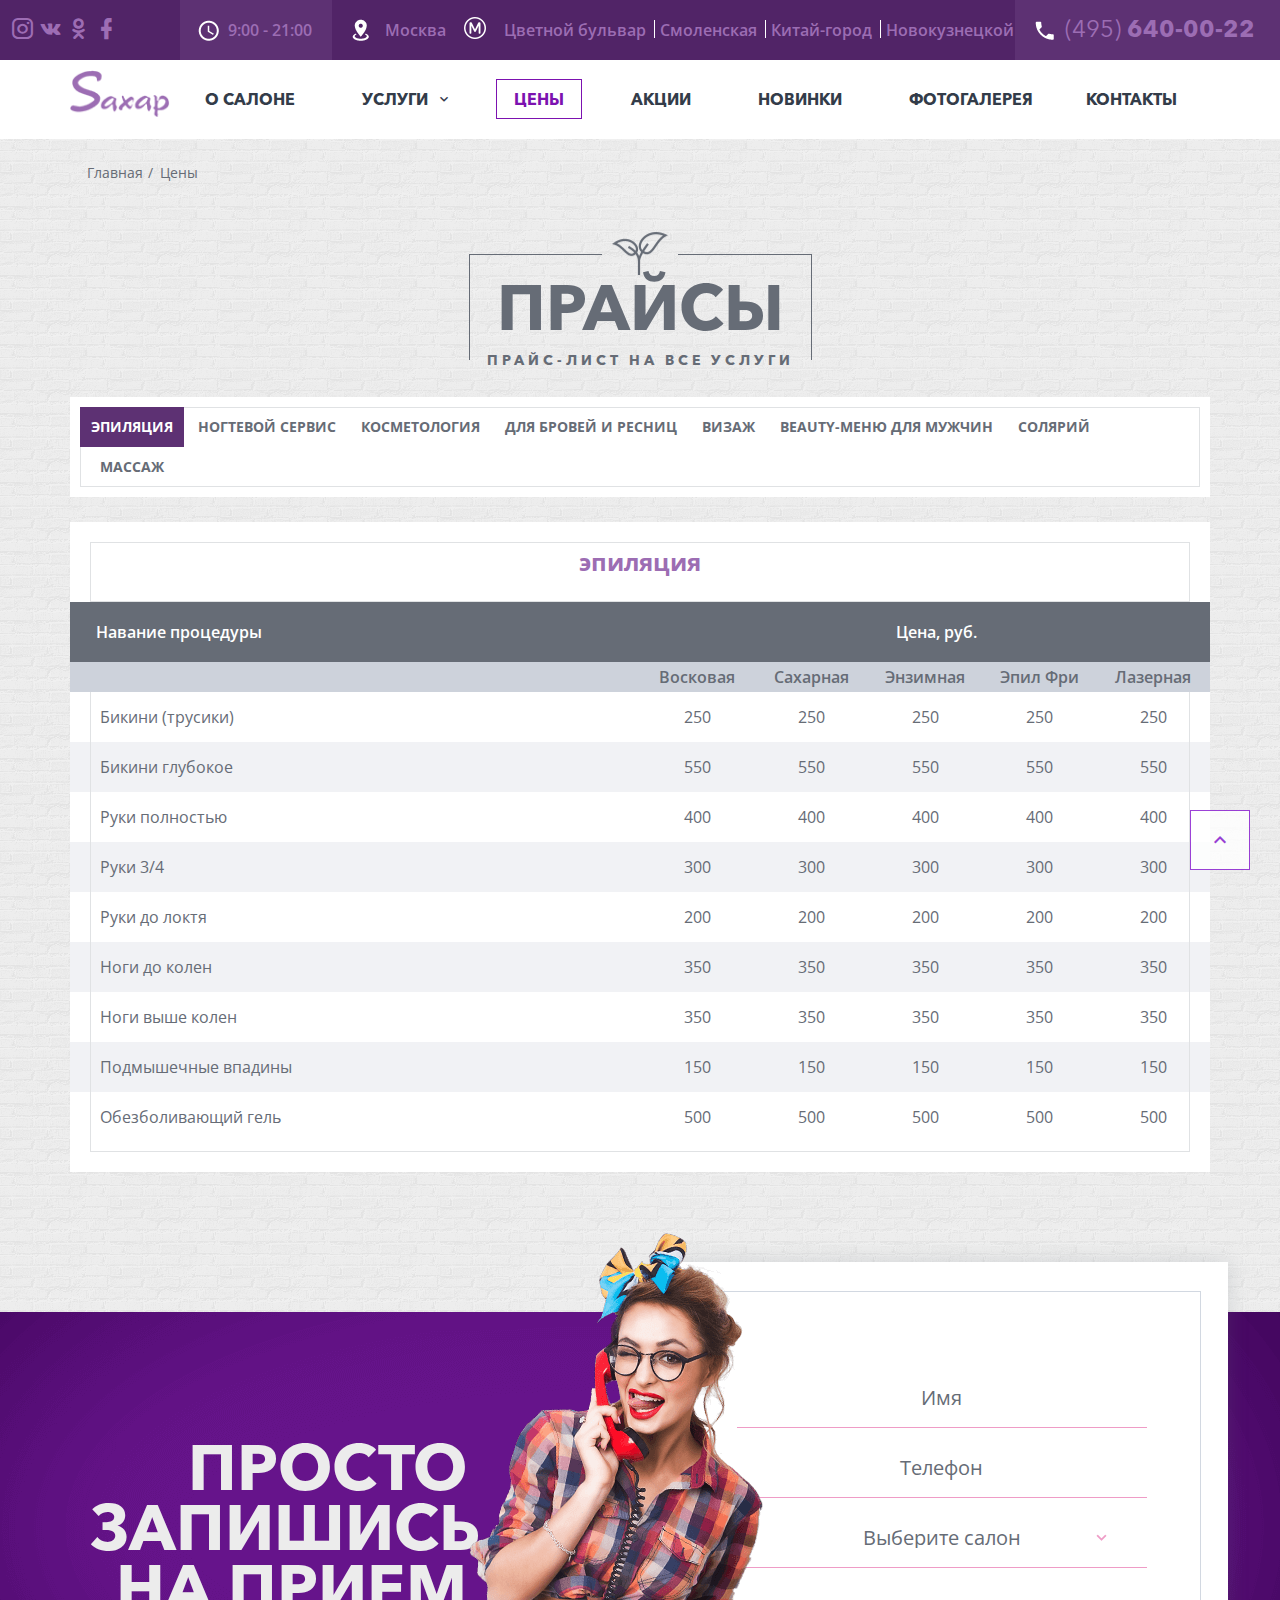
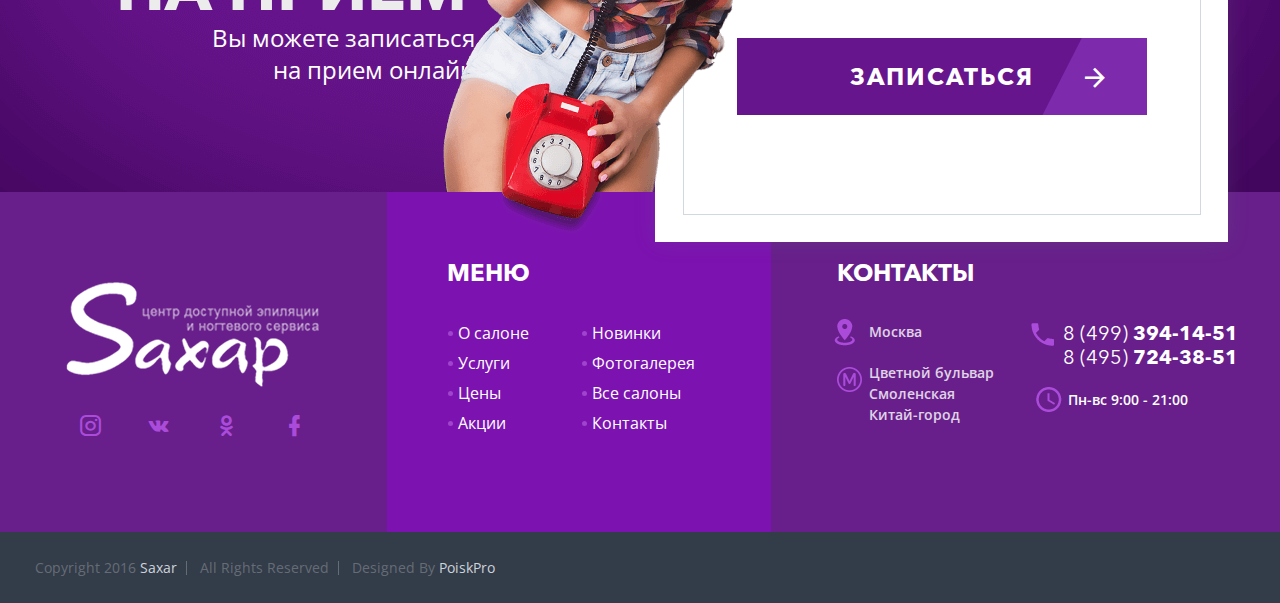
<file: price-page.html>
<!DOCTYPE html>
<html class="no-js">
<head>
  <meta charset="utf-8"/>
  <title>Title</title>
  <meta name="viewport" content="width=device-width, initial-scale=1.0"/>
  <link rel="stylesheet" href="css/style.css?timestamp=1488362105731"/>
  <script src="js/ie-detector.js"></script>
  <script src="js/modernizr.js"></script>
  <!--[if lte IE 9]><meta http-equiv="X-UA-Compatible" content="IE=edge"/><![endif]-->
  <link rel="shortcut icon" href="image/favicon.ico"/>
  <!--

    <meta name="keywords" content=""/>
    <meta name="description" content=""/>
    <meta name="author" content="">
    <meta name="robots" content="index,follow">
    <meta name="copyright" content="">
  -->

</head>

<body>

<div id="page-wrapper" class="page-wrapper">

<header id="header" class="wrapper header">
<div class="top-header">
  <div class="social-icon">
    <ul>
      <li>
        <a href="#"><i class="mdi mdi-instagram"></i></a>
      </li>
      <li>
        <a href="#"><i class="mdi mdi-vk"></i></a>
      </li>
      <li>
        <a href="#"><i class="mdi mdi-odnoklassniki"></i></a>
      </li>
      <li>
        <a href="#"><i class="mdi mdi-facebook"></i></a>
      </li>
    </ul>
  </div>
  <div class="header-info">
    <div class="container">
      <div class="inf-header infh-time">9:00 - 21:00</div>
      <div class="inf-header infh-address">Москва</div>
      <div class="inf-header infh-city">
        <ul>
          <li>Цветной бульвар</li>
          <li>Смоленская</li>
          <li>Китай-город</li>
          <li>Новокузнецкой</li>
        </ul>
      </div>
    </div>
  </div>
  <div class="header-tel">
    <a href="tel:+4956400022"><span>(495)</span> 640-00-22</a>
  </div>
</div>
  <div class="header-slider">
    <video xmlns="http://www.w3.org/1999/xhtml" loop="loop" autoplay class="VideoBackground-video">
      <source src="image/saxar-video.mp4" type="video/mp4">
    </video>
  </div>
  <div class="bot-header">
    <div class="header-btn open-nav"></div>
    <div class="container">
      <div class="logo-block">
        <a href="index.html">
          <img src="image/logo-top.png" alt="">
        </a>
      </div>
      <div class="top-nav">
        <ul>
          <li>
            <a href="about-page.html">
              О САЛОНЕ
            </a>
          </li>
          <li class="sub-nav">
            <a class="sub-link sub-link-close" href="service-direction-page.html">
              УСЛУГИ
            </a>
            <div class="sub-nav-block">
              <ul class="sub-nav-list">
                <li class="sub-nav-second">
                  <a href="#sub-nav-second-1" class="second-link">Эпиляция</a>
                  <div class="sub-nav-accordion">
                    <div class="sub-title-block">
                      <a href="service-direction-page.html">Эпиляция</a>
                    </div>
                    <div class="list-block">
                      <ul>
                        <li>
                          <a href="service-page.html">Восковая Эпиляция</a>
                        </li>
                        <li>
                          <a href="service-page.html">Сахарная Эпиляция (Шугаринг)</a>
                        </li>
                        <li>
                          <a href="service-page.html">Мужская Эпиляция</a>
                        </li>
                        <li>
                          <a href="service-page.html">Интимная Эпиляция</a>
                        </li>
                        <li>
                          <a href="service-page.html">Энзимная Эпиляция</a>
                        </li>
                        <li>
                          <a href="service-page.html">Лазерная Эпиляция</a>
                        </li>
                        <li>
                          <a href="service-page.html">Эпиляция EpilFree</a>
                        </li>
                      </ul>
                    </div>
                  </div>
                </li>
                <li  class="sub-nav-second">
                  <a href="#sub-nav-second-2" class="second-link">Ногтевой сервис</a>
                  <div class="sub-nav-accordion">
                    <div class="sub-title-block">
                      <a href="service-direction-page.html">Ногтевой сервис</a>
                    </div>
                    <div class="list-block">
                      <ul>
                        <li>
                          <a href="service-page.html">Маникюр И Педикюр В 4 Руки</a>
                        </li>
                        <li>
                          <a href="service-page.html">Маникюр</a>
                        </li>
                        <li>
                          <a href="service-page.html">Укрепление Ногтей</a>
                        </li>
                        <li>
                          <a href="service-page.html">Аппаратный Маникюр</a>
                        </li>
                        <li>
                          <a href="service-page.html">Аэрография Ногтей </a>
                        </li>
                        <li>
                          <a href="service-page.html">Гель-Лак</a>
                        </li>
                        <li>
                          <a href="service-page.html">SPA-Маникюр</a>
                        </li>
                        <li>
                          <a href="service-page.html">Парафинотерапия Рук</a>
                        </li>
                      </ul>
                      <ul>
                        <li>
                          <a href="service-page.html">Японский Маникюр</a>
                        </li>
                        <li>
                          <a href="service-page.html">Шеллак</a>
                        </li>
                        <li>
                          <a href="service-page.html">Лаки OP</a>
                        </li>
                        <li>
                          <a href="service-page.html">Педикюр</a>
                        </li>
                        <li>
                          <a href="service-page.html">Классический Педикюр</a>
                        </li>
                        <li>
                          <a href="service-page.html">Аппаратный Педикюр</a>
                        </li>
                        <li>
                          <a href="service-page.html">Бразильский Педикюр</a>
                        </li>
                        <li>
                          <a href="service-page.html">Парафинотерапия Ног</a>
                        </li>
                      </ul>
                    </div>
                  </div>
                </li>
                <li class="sub-nav-second">
                  <a href="#sub-nav-second-3" class="second-link">Косметология</a>
                  <div class="sub-nav-accordion" >
                    <div class="sub-title-block">
                      <a href="service-direction-page.html">Косметология</a>
                    </div>
                    <div class="list-block">
                      <ul>
                        <li>
                          <a href="service-page.html">Дарсонваль для лица</a>
                        </li>
                        <li>
                          <a href="service-page.html">Химический пилинг</a>
                        </li>
                        <li>
                          <a href="service-page.html">Гоммаж для лица</a>
                        </li>
                        <li>
                          <a href="service-page.html">Механическая чистка</a>
                        </li>
                        <li>
                          <a href="service-page.html">Ультразвуковая чистка</a>
                        </li>
                        <li>
                          <a href="service-page.html">Фонофорез для лица</a>
                        </li>
                      </ul>
                    </div>
                  </div>
                </li>
                <li  class="sub-nav-second">
                  <a href="#sub-nav-second-4" class="second-link">Для бровей и ресниц</a>
                  <div class="sub-nav-accordion">
                    <div class="sub-title-block">
                      <a href="service-direction-page.html">Для бровей и ресниц</a>
                    </div>
                    <div class="list-block">
                      <ul>
                        <li>
                          <a href="service-page.html">Наращивание Ресниц</a>
                        </li>
                        <li>
                          <a href="service-page.html">Восстановление ресниц</a>
                        </li>
                        <li>
                          <a href="service-page.html">Биозавивка ресниц</a>
                        </li>
                        <li>
                          <a href="service-page.html">Ламинирование ресниц</a>
                        </li>
                        <li>
                          <a href="service-page.html">Покраска ресниц</a>
                        </li>
                        <li>
                          <a href="service-page.html">Микроблейдинг бровей</a>
                        </li>
                        <li>
                          <a href="service-page.html">Окрашивание бровей хной</a>
                        </li>
                      </ul>
                    </div>
                  </div>
                </li>
                <li  class="sub-nav-second">
                  <a href="#sub-nav-second-5" class="second-link">Визаж</a>
                  <div class="sub-nav-accordion">
                    <div class="sub-title-block">
                      <a href="service-direction-page.html">Для бровей и ресниц</a>
                    </div>
                    <div class="list-block">
                      <ul>
                        <li>
                          <a href="service-page.html">Наращивание Ресниц</a>
                        </li>
                        <li>
                          <a href="service-page.html">Восстановление ресниц</a>
                        </li>
                        <li>
                          <a href="service-page.html">Биозавивка ресниц</a>
                        </li>
                        <li>
                          <a href="service-page.html">Ламинирование ресниц</a>
                        </li>
                        <li>
                          <a href="service-page.html">Покраска ресниц</a>
                        </li>
                        <li>
                          <a href="service-page.html">Микроблейдинг бровей</a>
                        </li>
                        <li>
                          <a href="service-page.html">Окрашивание бровей хной</a>
                        </li>
                      </ul>
                    </div>
                  </div>
                </li>
                <li  class="sub-nav-second">
                  <a href="#sub-nav-second-6" class="second-link">Солярий</a>
                  <div class="sub-nav-accordion">
                    <div class="sub-title-block">
                      <a href="service-direction-page.html">Для бровей и ресниц</a>
                    </div>
                    <div class="list-block">
                      <ul>
                        <li>
                          <a href="service-page.html">Наращивание Ресниц</a>
                        </li>
                        <li>
                          <a href="service-page.html">Восстановление ресниц</a>
                        </li>
                        <li>
                          <a href="service-page.html">Биозавивка ресниц</a>
                        </li>
                        <li>
                          <a href="service-page.html">Ламинирование ресниц</a>
                        </li>
                        <li>
                          <a href="service-page.html">Покраска ресниц</a>
                        </li>
                        <li>
                          <a href="service-page.html">Микроблейдинг бровей</a>
                        </li>
                        <li>
                          <a href="service-page.html">Окрашивание бровей хной</a>
                        </li>
                      </ul>
                    </div>
                  </div>
                </li>
                <li  class="sub-nav-second">
                  <a href="#sub-nav-second-7" class="second-link">Beauty-меню для  мужчин</a>
                  <div class="sub-nav-accordion">
                    <div class="sub-title-block">
                      <a href="service-direction-page.html">Beauty-меню для мужчин</a>
                    </div>
                    <div class="list-block">
                      <ul>
                        <li>
                          <a href="service-page.html">Мужская эпиляция</a>
                        </li>
                        <li>
                          <a href="service-page.html">Механическая чистка лица</a>
                        </li>
                        <li>
                          <a href="service-page.html">Маникюр</a>
                        </li>
                        <li>
                          <a href="service-page.html">Педикюр</a>
                        </li>
                      </ul>
                    </div>
                  </div>
                </li>
                <li  class="sub-nav-second">
                  <a href="#sub-nav-second-8" class="second-link">Массаж</a>
                  <div class="sub-nav-accordion">
                    <div class="sub-title-block">
                      <a href="service-direction-page.html">Массаж</a>
                    </div>
                    <div class="list-block">
                      <ul>
                        <li>
                          <a href="service-page.html">Скульптурный массаж</a>
                        </li>
                        <li>
                          <a href="service-page.html">Антицеллюлитный массаж</a>
                        </li>
                        <li>
                          <a href="service-page.html">Вакуумный массаж</a>
                        </li>
                        <li>
                          <a href="service-page.html">Лимфодренажный массаж</a>
                      </ul>
                    </div>
                  </div>
                </li>
              </ul>
              <div class="second-block-container">
                <div class="sub-nav-container" id="sub-nav-second-1">
                  <div class="sub-title-block">
                    <a href="service-direction-page.html">Эпиляция</a>
                  </div>
                  <div class="list-block">
                    <ul>
                      <li>
                        <a href="service-page.html">Восковая Эпиляция</a>
                      </li>
                      <li>
                        <a href="service-page.html">Сахарная Эпиляция (Шугаринг)</a>
                      </li>
                      <li>
                        <a href="service-page.html">Мужская Эпиляция</a>
                      </li>
                      <li>
                        <a href="service-page.html">Интимная Эпиляция</a>
                      </li>
                      <li>
                        <a href="service-page.html">Энзимная Эпиляция</a>
                      </li>
                      <li>
                        <a href="service-page.html">Лазерная Эпиляция</a>
                      </li>
                      <li>
                        <a href="service-page.html">Эпиляция EpilFree</a>
                      </li>
                    </ul>
                  </div>
                </div>
                <div class="sub-nav-container" id="sub-nav-second-2">
                  <div class="sub-title-block">
                    <a href="service-direction-page.html">Ногтевой сервис</a>
                  </div>
                  <div class="list-block">
                    <ul>
                      <li>
                        <a href="service-page.html">Маникюр И Педикюр В 4 Руки</a>
                      </li>
                      <li>
                        <a href="service-page.html">Маникюр</a>
                      </li>
                      <li>
                        <a href="service-page.html">Укрепление Ногтей</a>
                      </li>
                      <li>
                        <a href="service-page.html">Аппаратный Маникюр</a>
                      </li>
                      <li>
                        <a href="service-page.html">Аэрография Ногтей </a>
                      </li>
                      <li>
                        <a href="service-page.html">Гель-Лак</a>
                      </li>
                      <li>
                        <a href="service-page.html">SPA-Маникюр</a>
                      </li>
                      <li>
                        <a href="service-page.html">Парафинотерапия Рук</a>
                      </li>
                    </ul>
                    <ul>
                      <li>
                        <a href="service-page.html">Японский Маникюр</a>
                      </li>
                      <li>
                        <a href="service-page.html">Шеллак</a>
                      </li>
                      <li>
                        <a href="service-page.html">Лаки OP</a>
                      </li>
                      <li>
                        <a href="service-page.html">Педикюр</a>
                      </li>
                      <li>
                        <a href="service-page.html">Классический Педикюр</a>
                      </li>
                      <li>
                        <a href="service-page.html">Аппаратный Педикюр</a>
                      </li>
                      <li>
                        <a href="service-page.html">Бразильский Педикюр</a>
                      </li>
                      <li>
                        <a href="service-page.html">Парафинотерапия Ног</a>
                      </li>
                    </ul>
                  </div>
                </div>
                <div class="sub-nav-container" id="sub-nav-second-3" >
                  <div class="sub-title-block">
                    <a href="service-direction-page.html">Косметология</a>
                  </div>
                  <div class="list-block">
                    <ul>
                      <li>
                        <a href="service-page.html">Дарсонваль для лица</a>
                      </li>
                      <li>
                        <a href="service-page.html">Химический пилинг</a>
                      </li>
                      <li>
                        <a href="service-page.html">Гоммаж для лица</a>
                      </li>
                      <li>
                        <a href="service-page.html">Механическая чистка</a>
                      </li>
                      <li>
                        <a href="service-page.html">Ультразвуковая чистка</a>
                      </li>
                      <li>
                        <a href="service-page.html">Фонофорез для лица</a>
                      </li>
                    </ul>
                  </div>
                </div>
                <div class="sub-nav-container" id="sub-nav-second-4">
                  <div class="sub-title-block">
                    <a href="service-direction-page.html">Для бровей и ресниц</a>
                  </div>
                  <div class="list-block">
                    <ul>
                      <li>
                        <a href="service-page.html">Наращивание Ресниц</a>
                      </li>
                      <li>
                        <a href="service-page.html">Восстановление ресниц</a>
                      </li>
                      <li>
                        <a href="service-page.html">Биозавивка ресниц</a>
                      </li>
                      <li>
                        <a href="service-page.html">Ламинирование ресниц</a>
                      </li>
                      <li>
                        <a href="service-page.html">Покраска ресниц</a>
                      </li>
                      <li>
                        <a href="service-page.html">Микроблейдинг бровей</a>
                      </li>
                      <li>
                        <a href="service-page.html">Окрашивание бровей хной</a>
                      </li>
                    </ul>
                  </div>
                </div>
                <div class="sub-nav-container" id="sub-nav-second-5">
                  <div class="sub-title-block">
                    <a href="service-direction-page.html">Для бровей и ресниц</a>
                  </div>
                  <div class="list-block">
                    <ul>
                      <li>
                        <a href="service-page.html">Наращивание Ресниц</a>
                      </li>
                      <li>
                        <a href="service-page.html">Восстановление ресниц</a>
                      </li>
                      <li>
                        <a href="service-page.html">Биозавивка ресниц</a>
                      </li>
                      <li>
                        <a href="service-page.html">Ламинирование ресниц</a>
                      </li>
                      <li>
                        <a href="service-page.html">Покраска ресниц</a>
                      </li>
                      <li>
                        <a href="service-page.html">Микроблейдинг бровей</a>
                      </li>
                      <li>
                        <a href="service-page.html">Окрашивание бровей хной</a>
                      </li>
                    </ul>
                  </div>
                </div>
                <div class="sub-nav-container" id="sub-nav-second-6">
                  <div class="sub-title-block">
                    <a href="service-direction-page.html">Для бровей и ресниц</a>
                  </div>
                  <div class="list-block">
                    <ul>
                      <li>
                        <a href="service-page.html">Наращивание Ресниц</a>
                      </li>
                      <li>
                        <a href="service-page.html">Восстановление ресниц</a>
                      </li>
                      <li>
                        <a href="service-page.html">Биозавивка ресниц</a>
                      </li>
                      <li>
                        <a href="service-page.html">Ламинирование ресниц</a>
                      </li>
                      <li>
                        <a href="service-page.html">Покраска ресниц</a>
                      </li>
                      <li>
                        <a href="service-page.html">Микроблейдинг бровей</a>
                      </li>
                      <li>
                        <a href="service-page.html">Окрашивание бровей хной</a>
                      </li>
                    </ul>
                  </div>
                </div>
                <div class="sub-nav-container" id="sub-nav-second-7">
                  <div class="sub-title-block">
                    <a href="service-direction-page.html">Beauty-меню для мужчин</a>
                  </div>
                  <div class="list-block">
                    <ul>
                      <li>
                        <a href="service-page.html">Мужская эпиляция</a>
                      </li>
                      <li>
                        <a href="service-page.html">Механическая чистка лица</a>
                      </li>
                      <li>
                        <a href="service-page.html">Маникюр</a>
                      </li>
                      <li>
                        <a href="service-page.html">Педикюр</a>
                      </li>
                    </ul>
                  </div>
                </div>
                <div class="sub-nav-container" id="sub-nav-second-8">
                  <div class="sub-title-block">
                    <a href="service-direction-page.html">Массаж</a>
                  </div>
                  <div class="list-block">
                    <ul>
                      <li>
                        <a href="service-page.html">Скульптурный массаж</a>
                      </li>
                      <li>
                        <a href="service-page.html">Антицеллюлитный массаж</a>
                      </li>
                      <li>
                        <a href="service-page.html">Вакуумный массаж</a>
                      </li>
                      <li>
                        <a href="service-page.html">Лимфодренажный массаж</a>
                    </ul>
                  </div>
                </div>
              </div>
            </div>
          </li>
          <li>
            <a href="price-page.html">
              Цены
            </a>
          </li>
          <li>
            <a href="offers-page.html">
              Акции
            </a>
          </li>
          <li>
            <a href="news-page.html">
              НОВИНКИ
            </a>
          </li>
          <li>
            <a href="gallery-page.html">
              фотоГалерея
            </a>
          </li>
          <li>
            <a href="contact-page.html">
              Контакты
            </a>
          </li>
        </ul>
      </div>
    </div>
  </div>
</header>


  <div id="page-body" class="page-body">
    <section class="bread-crumbs-wrapper wrapper">
      <div class="container">
        <ul>
          <li>
            <a href="index.html">
              Главная
            </a>
          </li>
          <li>
            <a>Цены</a>
          </li>
        </ul>
      </div>
    </section>
    <section class="price-wrapper wrapper">
      <div class="container">
        <div class="title-wrapper">
          <div class="title-wrapper__inner">
            <div class="title-wrapper__header">
              <span><img src="image/title-section.png" alt=""></span>
            </div>
            <div class="title-wrapper__title">
              Прайсы
            </div>
            <div class="title-wrapper__footer">
              <span>Прайс-лист на все услуги</span>
            </div>
          </div>
        </div>
        <div class="price-container tabs">
          <div class="tab-links">
            <ul>
              <li class="">
                <a href="#tab1" class="active">Эпиляция</a>
              </li>
              <li>
                <a href="#tab2">Ногтевой сервис</a>
              </li>
              <li>
                <a href="#tab3">Косметология</a>
              </li>
              <li>
                <a href="#tab4">Для бровей и ресниц</a>
              </li>
              <li>
                <a href="#tab5">Визаж</a>
              </li>
              <li>
                <a href="#tab6">Beauty-меню для мужчин</a>
              </li>
              <li>
                <a href="#tab7">Солярий</a>
              </li>
              <li>
                <a href="#tab8">Массаж</a>
              </li>
            </ul>
          </div>
          <div class="tab-content">
            <div id="tab1" class="tab active">
            <div class="price-wrap">
              <div class="name-table">
                эпиляция
              </div>
              <div class="title-table">
                <div class="left-block">
                  Навание процедуры
                </div>
                <div class="right-block">
                  Цена, руб.
                </div>
              </div>
              <div class="price-table">
                <div class="price-wrap-table">
                  <table>
                    <thead>
                    <tr>
                      <td></td>
                      <td>Восковая</td>
                      <td>Сахарная</td>
                      <td>Энзимная</td>
                      <td>Эпил Фри</td>
                      <td>Лазерная</td>
                      <td></td>
                    </tr>
                    </thead>
                    <tr>
                      <td>Бикини (трусики)</td>
                      <td>250</td>
                      <td>250</td>
                      <td>250</td>
                      <td>250</td>
                      <td>250</td>
                    </tr>
                    <tr>
                      <td>Бикини глубокое</td>
                      <td>550</td>
                      <td>550</td>
                      <td>550</td>
                      <td>550</td>
                      <td>550</td>
                    </tr>
                    <tr>
                      <td>Руки полностью </td>
                      <td>400</td>
                      <td>400</td>
                      <td>400</td>
                      <td>400</td>
                      <td>400</td>
                    </tr>
                    <tr>
                      <td>Руки 3/4</td>
                      <td>300</td>
                      <td>300</td>
                      <td>300</td>
                      <td>300</td>
                      <td>300</td>
                    </tr>
                    <tr>
                      <td>Руки до локтя</td>
                      <td>200</td>
                      <td>200</td>
                      <td>200</td>
                      <td>200</td>
                      <td>200</td>
                    </tr>
                    <tr>
                      <td>Ноги до колен</td>
                      <td>350</td>
                      <td>350</td>
                      <td>350</td>
                      <td>350</td>
                      <td>350</td>
                    </tr>
                    <tr>
                      <td>Ноги выше колен</td>
                      <td>350</td>
                      <td>350</td>
                      <td>350</td>
                      <td>350</td>
                      <td>350</td>
                    </tr>
                    <tr>
                      <td>Подмышечные впадины</td>
                      <td>150</td>
                      <td>150</td>
                      <td>150</td>
                      <td>150</td>
                      <td>150</td>
                    </tr>
                    <tr>
                      <td>Обезболивающий гель</td>
                      <td>500</td>
                      <td>500</td>
                      <td>500</td>
                      <td>500</td>
                      <td>500</td>
                    </tr>
                  </table>
                </div>
              </div>
            </div>
          </div>
            <div id="tab2" class="tab">
              <div class="price-wrap">
                <div class="name-table">
                  эпиляция эпиляция
                </div>
                <div class="title-table">
                  <div class="left-block">
                    Навание процедуры
                  </div>
                  <div class="right-block">
                    Цена, руб.
                  </div>
                </div>
                <div class="price-table">
                  <div class="price-wrap-table">
                    <table>
                      <thead>
                      <tr>
                        <td></td>
                        <td>Восковая</td>
                        <td>Сахарная</td>
                        <td>Энзимная</td>
                        <td>Эпил Фри</td>
                        <td>Лазерная</td>
                        <td></td>
                      </tr>
                      </thead>
                      <tr>
                        <td>Бикини (трусики)</td>
                        <td>250</td>
                        <td>250</td>
                        <td>250</td>
                        <td>250</td>
                        <td>250</td>
                      </tr>
                      <tr>
                        <td>Бикини глубокое</td>
                        <td>550</td>
                        <td>550</td>
                        <td>550</td>
                        <td>550</td>
                        <td>550</td>
                      </tr>
                      <tr>
                        <td>Руки полностью </td>
                        <td>400</td>
                        <td>400</td>
                        <td>400</td>
                        <td>400</td>
                        <td>400</td>
                      </tr>
                      <tr>
                        <td>Руки 3/4</td>
                        <td>300</td>
                        <td>300</td>
                        <td>300</td>
                        <td>300</td>
                        <td>300</td>
                      </tr>
                      <tr>
                        <td>Руки до локтя</td>
                        <td>200</td>
                        <td>200</td>
                        <td>200</td>
                        <td>200</td>
                        <td>200</td>
                      </tr>
                      <tr>
                        <td>Ноги до колен</td>
                        <td>350</td>
                        <td>350</td>
                        <td>350</td>
                        <td>350</td>
                        <td>350</td>
                      </tr>
                      <tr>
                        <td>Ноги выше колен</td>
                        <td>350</td>
                        <td>350</td>
                        <td>350</td>
                        <td>350</td>
                        <td>350</td>
                      </tr>
                      <tr>
                        <td>Подмышечные впадины</td>
                        <td>150</td>
                        <td>150</td>
                        <td>150</td>
                        <td>150</td>
                        <td>150</td>
                      </tr>
                      <tr>
                        <td>Обезболивающий гель</td>
                        <td>500</td>
                        <td>500</td>
                        <td>500</td>
                        <td>500</td>
                        <td>500</td>
                      </tr>
                    </table>
                  </div>
                </div>
              </div>
            </div>
            <div id="tab3" class="tab">
              <div class="price-wrap">
                <div class="name-table">
                  эпиляция
                </div>
                <div class="title-table">
                  <div class="left-block">
                    Навание процедуры
                  </div>
                  <div class="right-block">
                    Цена, руб.
                  </div>
                </div>
                <div class="price-table">
                  <div class="price-wrap-table">
                    <table>
                      <thead>
                      <tr>
                        <td></td>
                        <td>Восковая</td>
                        <td>Сахарная</td>
                        <td>Энзимная</td>
                        <td>Эпил Фри</td>
                        <td>Лазерная</td>
                        <td></td>
                      </tr>
                      </thead>
                      <tr>
                        <td>Бикини (трусики)</td>
                        <td>250</td>
                        <td>250</td>
                        <td>250</td>
                        <td>250</td>
                        <td>250</td>
                      </tr>
                      <tr>
                        <td>Бикини глубокое</td>
                        <td>550</td>
                        <td>550</td>
                        <td>550</td>
                        <td>550</td>
                        <td>550</td>
                      </tr>
                      <tr>
                        <td>Руки полностью </td>
                        <td>400</td>
                        <td>400</td>
                        <td>400</td>
                        <td>400</td>
                        <td>400</td>
                      </tr>
                      <tr>
                        <td>Руки 3/4</td>
                        <td>300</td>
                        <td>300</td>
                        <td>300</td>
                        <td>300</td>
                        <td>300</td>
                      </tr>
                      <tr>
                        <td>Руки до локтя</td>
                        <td>200</td>
                        <td>200</td>
                        <td>200</td>
                        <td>200</td>
                        <td>200</td>
                      </tr>
                      <tr>
                        <td>Ноги до колен</td>
                        <td>350</td>
                        <td>350</td>
                        <td>350</td>
                        <td>350</td>
                        <td>350</td>
                      </tr>
                      <tr>
                        <td>Ноги выше колен</td>
                        <td>350</td>
                        <td>350</td>
                        <td>350</td>
                        <td>350</td>
                        <td>350</td>
                      </tr>
                      <tr>
                        <td>Подмышечные впадины</td>
                        <td>150</td>
                        <td>150</td>
                        <td>150</td>
                        <td>150</td>
                        <td>150</td>
                      </tr>
                      <tr>
                        <td>Обезболивающий гель</td>
                        <td>500</td>
                        <td>500</td>
                        <td>500</td>
                        <td>500</td>
                        <td>500</td>
                      </tr>
                    </table>
                  </div>
                </div>
              </div>
            </div>
            <div id="tab4" class="tab">
              <div class="price-wrap">
                <div class="name-table">
                  эпиляция
                </div>
                <div class="title-table">
                  <div class="left-block">
                    Навание процедуры
                  </div>
                  <div class="right-block">
                    Цена, руб.
                  </div>
                </div>
                <div class="price-table">
                  <div class="price-wrap-table">
                    <table>
                      <thead>
                      <tr>
                        <td></td>
                        <td>Восковая</td>
                        <td>Сахарная</td>
                        <td>Энзимная</td>
                        <td>Эпил Фри</td>
                        <td>Лазерная</td>
                        <td></td>
                      </tr>
                      </thead>
                      <tr>
                        <td>Бикини (трусики)</td>
                        <td>250</td>
                        <td>250</td>
                        <td>250</td>
                        <td>250</td>
                        <td>250</td>
                      </tr>
                      <tr>
                        <td>Бикини глубокое</td>
                        <td>550</td>
                        <td>550</td>
                        <td>550</td>
                        <td>550</td>
                        <td>550</td>
                      </tr>
                      <tr>
                        <td>Руки полностью </td>
                        <td>400</td>
                        <td>400</td>
                        <td>400</td>
                        <td>400</td>
                        <td>400</td>
                      </tr>
                      <tr>
                        <td>Руки 3/4</td>
                        <td>300</td>
                        <td>300</td>
                        <td>300</td>
                        <td>300</td>
                        <td>300</td>
                      </tr>
                      <tr>
                        <td>Руки до локтя</td>
                        <td>200</td>
                        <td>200</td>
                        <td>200</td>
                        <td>200</td>
                        <td>200</td>
                      </tr>
                      <tr>
                        <td>Ноги до колен</td>
                        <td>350</td>
                        <td>350</td>
                        <td>350</td>
                        <td>350</td>
                        <td>350</td>
                      </tr>
                      <tr>
                        <td>Ноги выше колен</td>
                        <td>350</td>
                        <td>350</td>
                        <td>350</td>
                        <td>350</td>
                        <td>350</td>
                      </tr>
                      <tr>
                        <td>Подмышечные впадины</td>
                        <td>150</td>
                        <td>150</td>
                        <td>150</td>
                        <td>150</td>
                        <td>150</td>
                      </tr>
                      <tr>
                        <td>Обезболивающий гель</td>
                        <td>500</td>
                        <td>500</td>
                        <td>500</td>
                        <td>500</td>
                        <td>500</td>
                      </tr>
                    </table>
                  </div>
                </div>
              </div>
            </div>
            <div id="tab5" class="tab">
            <div class="price-wrap">
              <div class="name-table">
                эпиляция эпиляция
              </div>
              <div class="title-table">
                <div class="left-block">
                  Навание процедуры
                </div>
                <div class="right-block">
                  Цена, руб.
                </div>
              </div>
              <div class="price-table">
                <div class="price-wrap-table">
                  <table>
                    <thead>
                    <tr>
                      <td></td>
                      <td>Восковая</td>
                      <td>Сахарная</td>
                      <td>Энзимная</td>
                      <td>Эпил Фри</td>
                      <td>Лазерная</td>
                      <td></td>
                    </tr>
                    </thead>
                    <tr>
                      <td>Бикини (трусики)</td>
                      <td>250</td>
                      <td>250</td>
                      <td>250</td>
                      <td>250</td>
                      <td>250</td>
                    </tr>
                    <tr>
                      <td>Бикини глубокое</td>
                      <td>550</td>
                      <td>550</td>
                      <td>550</td>
                      <td>550</td>
                      <td>550</td>
                    </tr>
                    <tr>
                      <td>Руки полностью </td>
                      <td>400</td>
                      <td>400</td>
                      <td>400</td>
                      <td>400</td>
                      <td>400</td>
                    </tr>
                    <tr>
                      <td>Руки 3/4</td>
                      <td>300</td>
                      <td>300</td>
                      <td>300</td>
                      <td>300</td>
                      <td>300</td>
                    </tr>
                    <tr>
                      <td>Руки до локтя</td>
                      <td>200</td>
                      <td>200</td>
                      <td>200</td>
                      <td>200</td>
                      <td>200</td>
                    </tr>
                    <tr>
                      <td>Ноги до колен</td>
                      <td>350</td>
                      <td>350</td>
                      <td>350</td>
                      <td>350</td>
                      <td>350</td>
                    </tr>
                    <tr>
                      <td>Ноги выше колен</td>
                      <td>350</td>
                      <td>350</td>
                      <td>350</td>
                      <td>350</td>
                      <td>350</td>
                    </tr>
                    <tr>
                      <td>Подмышечные впадины</td>
                      <td>150</td>
                      <td>150</td>
                      <td>150</td>
                      <td>150</td>
                      <td>150</td>
                    </tr>
                    <tr>
                      <td>Обезболивающий гель</td>
                      <td>500</td>
                      <td>500</td>
                      <td>500</td>
                      <td>500</td>
                      <td>500</td>
                    </tr>
                  </table>
                </div>
              </div>
            </div>
          </div>
            <div id="tab6" class="tab">
              <div class="price-wrap">
                <div class="name-table">
                  эпиляция
                </div>
                <div class="title-table">
                  <div class="left-block">
                    Навание процедуры
                  </div>
                  <div class="right-block">
                    Цена, руб.
                  </div>
                </div>
                <div class="price-table">
                  <div class="price-wrap-table">
                    <table>
                      <thead>
                      <tr>
                        <td></td>
                        <td>Восковая</td>
                        <td>Сахарная</td>
                        <td>Энзимная</td>
                        <td>Эпил Фри</td>
                        <td>Лазерная</td>
                        <td></td>
                      </tr>
                      </thead>
                      <tr>
                        <td>Бикини (трусики)</td>
                        <td>250</td>
                        <td>250</td>
                        <td>250</td>
                        <td>250</td>
                        <td>250</td>
                      </tr>
                      <tr>
                        <td>Бикини глубокое</td>
                        <td>550</td>
                        <td>550</td>
                        <td>550</td>
                        <td>550</td>
                        <td>550</td>
                      </tr>
                      <tr>
                        <td>Руки полностью </td>
                        <td>400</td>
                        <td>400</td>
                        <td>400</td>
                        <td>400</td>
                        <td>400</td>
                      </tr>
                      <tr>
                        <td>Руки 3/4</td>
                        <td>300</td>
                        <td>300</td>
                        <td>300</td>
                        <td>300</td>
                        <td>300</td>
                      </tr>
                      <tr>
                        <td>Руки до локтя</td>
                        <td>200</td>
                        <td>200</td>
                        <td>200</td>
                        <td>200</td>
                        <td>200</td>
                      </tr>
                      <tr>
                        <td>Ноги до колен</td>
                        <td>350</td>
                        <td>350</td>
                        <td>350</td>
                        <td>350</td>
                        <td>350</td>
                      </tr>
                      <tr>
                        <td>Ноги выше колен</td>
                        <td>350</td>
                        <td>350</td>
                        <td>350</td>
                        <td>350</td>
                        <td>350</td>
                      </tr>
                      <tr>
                        <td>Подмышечные впадины</td>
                        <td>150</td>
                        <td>150</td>
                        <td>150</td>
                        <td>150</td>
                        <td>150</td>
                      </tr>
                      <tr>
                        <td>Обезболивающий гель</td>
                        <td>500</td>
                        <td>500</td>
                        <td>500</td>
                        <td>500</td>
                        <td>500</td>
                      </tr>
                    </table>
                  </div>
                </div>
              </div>
            </div>
            <div id="tab7" class="tab">
              <div class="price-wrap">
                <div class="name-table">
                  эпиляция
                </div>
                <div class="title-table">
                  <div class="left-block">
                    Навание процедуры
                  </div>
                  <div class="right-block">
                    Цена, руб.
                  </div>
                </div>
                <div class="price-table">
                  <div class="price-wrap-table">
                    <table>
                      <thead>
                      <tr>
                        <td></td>
                        <td>Восковая</td>
                        <td>Сахарная</td>
                        <td>Энзимная</td>
                        <td>Эпил Фри</td>
                        <td>Лазерная</td>
                        <td></td>
                      </tr>
                      </thead>
                      <tr>
                        <td>Бикини (трусики)</td>
                        <td>250</td>
                        <td>250</td>
                        <td>250</td>
                        <td>250</td>
                        <td>250</td>
                      </tr>
                      <tr>
                        <td>Бикини глубокое</td>
                        <td>550</td>
                        <td>550</td>
                        <td>550</td>
                        <td>550</td>
                        <td>550</td>
                      </tr>
                      <tr>
                        <td>Руки полностью </td>
                        <td>400</td>
                        <td>400</td>
                        <td>400</td>
                        <td>400</td>
                        <td>400</td>
                      </tr>
                      <tr>
                        <td>Руки 3/4</td>
                        <td>300</td>
                        <td>300</td>
                        <td>300</td>
                        <td>300</td>
                        <td>300</td>
                      </tr>
                      <tr>
                        <td>Руки до локтя</td>
                        <td>200</td>
                        <td>200</td>
                        <td>200</td>
                        <td>200</td>
                        <td>200</td>
                      </tr>
                      <tr>
                        <td>Ноги до колен</td>
                        <td>350</td>
                        <td>350</td>
                        <td>350</td>
                        <td>350</td>
                        <td>350</td>
                      </tr>
                      <tr>
                        <td>Ноги выше колен</td>
                        <td>350</td>
                        <td>350</td>
                        <td>350</td>
                        <td>350</td>
                        <td>350</td>
                      </tr>
                      <tr>
                        <td>Подмышечные впадины</td>
                        <td>150</td>
                        <td>150</td>
                        <td>150</td>
                        <td>150</td>
                        <td>150</td>
                      </tr>
                      <tr>
                        <td>Обезболивающий гель</td>
                        <td>500</td>
                        <td>500</td>
                        <td>500</td>
                        <td>500</td>
                        <td>500</td>
                      </tr>
                    </table>
                  </div>
                </div>
              </div>
            </div>
            <div id="tab8" class="tab">
              <div class="price-wrap">
                <div class="name-table">
                  эпиляция
                </div>
                <div class="title-table">
                  <div class="left-block">
                    Навание процедуры
                  </div>
                  <div class="right-block">
                    Цена, руб.
                  </div>
                </div>
                <div class="price-table">
                  <div class="price-wrap-table">
                    <table>
                      <thead>
                      <tr>
                        <td></td>
                        <td>Восковая</td>
                        <td>Сахарная</td>
                        <td>Энзимная</td>
                        <td>Эпил Фри</td>
                        <td>Лазерная</td>
                        <td></td>
                      </tr>
                      </thead>
                      <tr>
                        <td>Бикини (трусики)</td>
                        <td>250</td>
                        <td>250</td>
                        <td>250</td>
                        <td>250</td>
                        <td>250</td>
                      </tr>
                      <tr>
                        <td>Бикини глубокое</td>
                        <td>550</td>
                        <td>550</td>
                        <td>550</td>
                        <td>550</td>
                        <td>550</td>
                      </tr>
                      <tr>
                        <td>Руки полностью </td>
                        <td>400</td>
                        <td>400</td>
                        <td>400</td>
                        <td>400</td>
                        <td>400</td>
                      </tr>
                      <tr>
                        <td>Руки 3/4</td>
                        <td>300</td>
                        <td>300</td>
                        <td>300</td>
                        <td>300</td>
                        <td>300</td>
                      </tr>
                      <tr>
                        <td>Руки до локтя</td>
                        <td>200</td>
                        <td>200</td>
                        <td>200</td>
                        <td>200</td>
                        <td>200</td>
                      </tr>
                      <tr>
                        <td>Ноги до колен</td>
                        <td>350</td>
                        <td>350</td>
                        <td>350</td>
                        <td>350</td>
                        <td>350</td>
                      </tr>
                      <tr>
                        <td>Ноги выше колен</td>
                        <td>350</td>
                        <td>350</td>
                        <td>350</td>
                        <td>350</td>
                        <td>350</td>
                      </tr>
                      <tr>
                        <td>Подмышечные впадины</td>
                        <td>150</td>
                        <td>150</td>
                        <td>150</td>
                        <td>150</td>
                        <td>150</td>
                      </tr>
                      <tr>
                        <td>Обезболивающий гель</td>
                        <td>500</td>
                        <td>500</td>
                        <td>500</td>
                        <td>500</td>
                        <td>500</td>
                      </tr>
                    </table>
                  </div>
                </div>
              </div>
            </div>
          </div>
        </div>
      </div>
    </section>
    <section class="banner-wrapper banner-bottom wrapper">
      <div class="container">
        <div class="row">
          <div class="col-xs-12 col-md-6">
            <div class="text-banner">
              <div class="title-banner">
                Просто
                запишись
                на прием
              </div>
              <div class="content-banner">
                Вы можете записаться
                на прием онлайн
              </div>
            </div>
          </div>
          <div class="col-xs-12 col-md-6">
            <div class="banner-form">
              <div class="banner-form-container">
                <form action="#">
                  <input type="text" placeholder="Имя">
                  <input type="tel" placeholder="Телефон">
                  <div class="select-container">
                    <select>
                      <option disabled selected>Выберите салон</option>
                      <option value="">Цветной бульвар</option>
                      <option value="">Смоленская</option>
                      <option value="">Китай-город</option>
                    </select>
                  </div>
                  <label for="submit-banner">
                    <input id="submit-banner" type="submit" value="Записаться">
                  </label>
                </form>
              </div>
            </div>
          </div>
        </div>
      </div>
    </section>
  </div>

<footer id="footer" class="wrapper footer">
    <div class="scroll-to-top"></div>
    <div class="top-footer">
        <div class="footer-wrap logo-footer">
            <a href="index.html">
                <img src="image/footer-logo.png" alt="">
            </a>
            <div class="social-icon">
                <ul>
                    <li>
                        <a href="#"><i class="mdi mdi-instagram"></i></a>
                    </li>
                    <li>
                        <a href="#"><i class="mdi mdi-vk"></i></a>
                    </li>
                    <li>
                        <a href="#"><i class="mdi mdi-odnoklassniki"></i></a>
                    </li>
                    <li>
                        <a href="#"><i class="mdi mdi-facebook"></i></a>
                    </li>
                </ul>
            </div>
        </div>
        <div class="footer-wrap footer-nav">
            <div class="title-footer">
                Меню
            </div>
            <div class="footer-list">
                <ul>
                    <li>

                        <a href="about-page.html">О салоне</a>
                    </li>
                    <li>
                        <a href="news-page.html">Новинки</a>
                    </li>
                    <li>
                        <a href="service-direction-page.html">Услуги</a>
                    </li>
                    <li>
                        <a href="gallery-page.html">Фотогалерея</a>
                    </li>
                    <li>
                        <a href="price-page.html">Цены</a>
                    </li>
                    <li>
                        <a href="news-page.html">Все салоны</a>
                    </li>
                    <li>
                        <a href="offers-page.html">Акции</a>
                    </li>

                    <li>
                        <a href="contact-page.html">Контакты</a>
                    </li>
                </ul>
            </div>
        </div>
        <div class="footer-wrap footer-contact">
            <div class="title-footer">
                Контакты
            </div>
            <div class="contact-left">
                <ul>
                    <li class="footer-address">
                        <span>Москва</span>
                    </li>
                    <li class="footer-city">
                        <span>Цветной бульвар</span>
                        <span>Смоленская</span>
                        <span>Китай-город</span>
                    </li>
                </ul>
            </div>
            <div class="contact-right">
                <ul>
                    <li class="footer-tel">
                        <a href="tel:+84993941451"><span>8 (499)</span> 394-14-51</a>
                        <a href="tel:+84957243851"><span>8 (495)</span> 724-38-51</a>
                    </li>
                    <li class="footer-time">
                        <span>Пн-вс    9:00 - 21:00</span>
                </ul>
            </div>
        </div>
    </div>
    <div class="bot-footer">
        <ul>
            <li>
                Copyright 2016 <span>Saxar</span>
            </li>
            <li>
                All Rights Reserved
            </li>
            <li>
                Designed By <span>PoiskPro</span>
            </li>
        </ul>
    </div>
</footer>


</div>


<!-- scripts
___________________________________________________________________________-->

<script src="js/libs.js"></script>

<script src="js/common.js?timestamp=1488362105732"></script>
<script src="//localhost:35729/livereload.js"></script>

</body>
</html>
</file>
<file: css/style.css>
@import url('https://fonts.googleapis.com/css?family=Open+Sans:300,300i,400,400i,600,600i,700,700i,800,800i&subset=cyrillic,cyrillic-ext');
@import url(materialdesignicons.min.css);
@import url(jquery.fancybox.css);
/* reset styles
-----------------------------------------------------------------------------*/
html,
body,
div,
span,
applet,
object,
iframe,
h1,
h2,
h3,
h4,
h5,
h6,
p,
blockquote,
pre,
a,
abbr,
acronym,
address,
big,
cite,
code,
del,
dfn,
em,
font,
img,
ins,
kbd,
q,
s,
samp,
strike,
strong,
tt,
var,
b,
u,
i,
center,
dl,
dt,
dd,
ol,
ul,
li,
fieldset,
form,
label,
legend {
  margin: 0;
  padding: 0;
  border: 0;
  outline: 0;
  font-size: 100%;
  vertical-align: baseline;
  background: transparent;
}
table,
caption,
tbody,
tfoot,
thead,
tr,
th,
td {
  margin: 0;
  padding: 0;
  outline: 0;
  font-size: 100%;
  vertical-align: top;
}
table {
  border-collapse: collapse;
  border-spacing: 0;
}
blockquote,
q {
  quotes: none;
}
blockquote:before,
q:before,
blockquote:after,
q:after {
  content: '';
}
input:focus,
textarea:focus,
a:focus,
button:focus,
select:focus {
  outline: 0;
}
ins {
  text-decoration: none;
}
del,
s,
strike {
  text-decoration: line-through;
}
html {
  -ms-text-size-adjust: 100%;
  -webkit-text-size-adjust: 100%;
}
article,
aside,
details,
figcaption,
figure,
footer,
header,
hgroup,
main,
nav,
section,
summary {
  display: block;
  margin: 0;
}
/* Common classes
-----------------------------------------------------------------------------*/
.clear {
  clear: both;
}
.clear-fix:after,
.container:after,
.container-fluid:after,
.row:after {
  content: '';
  clear: both;
  display: table;
  width: 100%;
}
.webkit-flicker-fix {
  -webkit-backface-visibility: hidden;
}
.webkit-border-radius-fix {
  -webkit-mask-image: -webkit-radial-gradient(circle, #ffffff, #000000);
  -webkit-backface-visibility: hidden;
}
/* positioning
-----------------------------------------------------------------------------*/
.pa {
  position: absolute;
}
.pr {
  position: relative;
}
.fl {
  float: left;
}
.fr {
  float: right;
}
/* sizing
-----------------------------------------------------------------------------*/
.full-width,
input[type=text],
input[type=password],
input[type=email],
input[type=search],
input[type=tel],
input[type=url],
textarea,
input[type=date],
input[type=datetime],
input[type=datetime-local],
input[type=month],
input[type=time],
input[type=week],
input[type=number],
input[type=range],
input[type=color] {
  box-sizing: border-box;
  width: 100%;
}
/* transitions
-----------------------------------------------------------------------------*/
a,
a *,
a:before,
a:after {
  transition: all 200ms ease;
}
/*color
-----------------------------------------------------------------------------*/
.title-wrapper {
  text-align: center;
  width: 630px;
  margin: 0 auto;
}
@media (max-width: 768px) {
  .title-wrapper {
    width: 100%;
  }
}
.title-wrapper__title {
  font-family: 'AvenirNextCyr-Bold';
  font-size: 64px;
  color: #666c76;
  line-height: 66px;
  padding: 20px 0 20px;
  text-transform: uppercase;
  position: relative;
}
.title-wrapper__title:before,
.title-wrapper__title:after {
  position: absolute;
  left: 0;
  right: 0;
  top: 0;
  bottom: 0;
  content: '';
  border-left: 1px solid #666c76;
  border-right: 1px solid #666c76;
}
@media (max-width: 768px) {
  .title-wrapper__title:before,
  .title-wrapper__title:after {
    border-top: 1px solid #666c76;
  }
}
@media (max-width: 768px) {
  .title-wrapper__title {
    font-size: 50px;
    line-height: 52px;
  }
}
@media (max-width: 560px) {
  .title-wrapper__title {
    font-size: 42px;
    line-height: 45px;
  }
}
@media (max-width: 400px) {
  .title-wrapper__title {
    font-size: 32px;
    line-height: 38px;
  }
}
.title-wrapper__header {
  overflow: hidden;
  -webkit-transform: translateY(49%);
      -ms-transform: translateY(49%);
          transform: translateY(49%);
}
@media (max-width: 768px) {
  .title-wrapper__header img {
    display: none;
  }
}
.title-wrapper__header span {
  display: inline-block;
  position: relative;
}
@media (max-width: 768px) {
  .title-wrapper__header span {
    display: none;
  }
}
.title-wrapper__header span:before,
.title-wrapper__header span:after {
  content: '';
  width: 100000px;
  height: 1px;
  background-color: #666c76;
  top: 50%;
  position: absolute;
}
.title-wrapper__header span:before {
  right: 100%;
  margin-right: 10px;
}
.title-wrapper__header span:after {
  left: 100%;
  margin-left: 10px;
}
.title-wrapper__footer {
  display: block;
  top: 10px;
  font-size: 14px;
  line-height: 22px;
  letter-spacing: 4px;
  text-transform: uppercase;
  font-weight: 700;
  color: #666c76;
  overflow: hidden;
  -webkit-transform: translateY(-50%);
      -ms-transform: translateY(-50%);
          transform: translateY(-50%);
}
.title-wrapper__footer span {
  display: inline-block;
  position: relative;
}
.title-wrapper__footer span:before,
.title-wrapper__footer span:after {
  content: '';
  width: 100000px;
  height: 1px;
  background-color: #666c76;
  top: 50%;
  position: absolute;
}
.title-wrapper__footer span:before {
  right: 100%;
  margin-right: 10px;
}
.title-wrapper__footer span:after {
  left: 100%;
  margin-left: 10px;
}
.title-section-big-white .title-wrapper__header {
  color: #722c38;
}
.title-section-big-white .title-wrapper__header span:before,
.title-section-big-white .title-wrapper__header span:after {
  background-color: #ffffff;
}
.title-section-big-white .title-wrapper__title {
  color: #ffffff;
  text-shadow: 0px 2px 0px #e38f9f;
}
.title-section-big-white .title-wrapper__title:before,
.title-section-big-white .title-wrapper__title:after {
  border-left: 1px solid #ffffff;
  border-right: 1px solid #ffffff;
}
.title-section-big-white .title-wrapper__footer {
  color: #722c38;
}
.title-section-big-white .title-wrapper__footer span:before,
.title-section-big-white .title-wrapper__footer span:after {
  background-color: #ffffff;
}
.title-section-bottom .title-wrapper__header {
  -webkit-transform: translateY(-50%);
      -ms-transform: translateY(-50%);
          transform: translateY(-50%);
}
.title-section-bottom .title-wrapper__footer {
  -webkit-transform: translateY(49%);
      -ms-transform: translateY(49%);
          transform: translateY(49%);
}
.title-block {
  font-size: 24px;
  font-weight: 700;
  line-height: 22px;
  color: #666c76;
  text-transform: uppercase;
}
.text-block {
  font-size: 16px;
  line-height: 28px;
  font-weight: 400;
  color: #666c76;
}
.text-block p {
  margin-bottom: 28px;
}
.banner-wrapper {
  height: 480px;
  background: #3f0559;
  margin-bottom: 50px;
  z-index: 1;
}
@media (max-width: 992px) {
  .banner-wrapper {
    height: auto;
    padding: 0 0 50px;
  }
}
.banner-wrapper:before {
  position: absolute;
  content: '';
  width: 100%;
  height: 480px;
  background: url("../image/banner-bef.png") no-repeat center center;
  left: 0;
  top: 0;
  z-index: -1;
}
@media (max-width: 992px) {
  .banner-wrapper:before {
    display: none;
  }
}
.banner-wrapper:after {
  position: absolute;
  content: '';
  background: url("../image/girl-banner.png") no-repeat;
  width: 542px;
  height: 679px;
  left: -80px;
  right: 0;
  top: -128px;
  margin: 0 auto;
  z-index: 2;
}
@media (max-width: 992px) {
  .banner-wrapper:after {
    width: 450px;
    height: 545px;
    left: 290px;
    top: -185px;
    background-size: cover;
  }
}
@media (max-width: 768px) {
  .banner-wrapper:after {
    width: 360px;
    height: 456px;
  }
}
@media (max-width: 688px) {
  .banner-wrapper:after {
    left: -350px;
  }
}
@media (max-width: 600px) {
  .banner-wrapper:after {
    left: -270px;
    top: -193px;
  }
}
@media (max-width: 515px) {
  .banner-wrapper:after {
    left: -200px;
    top: -155px;
  }
}
@media (max-width: 500px) {
  .banner-wrapper:after {
    left: -235px;
    top: -146px;
    width: 290px;
    height: 350px;
  }
}
@media (max-width: 460px) {
  .banner-wrapper:after {
    top: -117px;
    width: 225px;
    height: 330px;
  }
}
@media (max-width: 418px) {
  .banner-wrapper:after {
    top: -87px;
    left: -200px;
  }
}
@media (max-width: 360px) {
  .banner-wrapper:after {
    left: -170px;
  }
}
@media (max-width: 338px) {
  .banner-wrapper:after {
    width: 200px;
    height: 300px;
    top: -38px;
    left: -160px;
  }
}
@media (max-width: 310px) {
  .banner-wrapper:after {
    display: none;
  }
}
.banner-wrapper .text-banner {
  width: 68%;
  margin-top: 125px;
  text-align: right;
  margin-left: 20px;
}
@media (max-width: 1200px) {
  .banner-wrapper .text-banner {
    margin-left: 0;
  }
}
@media (max-width: 992px) {
  .banner-wrapper .text-banner {
    margin-top: 50px;
    margin-bottom: 20px;
    width: 53%;
  }
}
@media (max-width: 768px) {
  .banner-wrapper .text-banner {
    width: 57%;
  }
}
@media (max-width: 688px) {
  .banner-wrapper .text-banner {
    width: 100%;
    padding-left: 220px;
    box-sizing: border-box;
  }
}
@media (max-width: 628px) {
  .banner-wrapper .text-banner {
    padding-left: 150px;
  }
}
@media (max-width: 600px) {
  .banner-wrapper .text-banner {
    padding-left: 200px;
  }
}
@media (max-width: 550px) {
  .banner-wrapper .text-banner {
    padding-left: 170px;
  }
}
@media (max-width: 500px) {
  .banner-wrapper .text-banner {
    padding-left: 140px;
  }
}
@media (max-width: 480px) {
  .banner-wrapper .text-banner {
    padding-left: 115px;
  }
}
@media (max-width: 310px) {
  .banner-wrapper .text-banner {
    padding-left: 0;
    text-align: center;
  }
}
.banner-wrapper .text-banner .title-banner {
  font-family: 'AvenirNextCyr-Bold';
  font-size: 64px;
  color: #ececec;
  line-height: 60px;
  text-transform: uppercase;
}
@media (max-width: 1200px) {
  .banner-wrapper .text-banner .title-banner {
    font-size: 50px;
  }
}
@media (max-width: 768px) {
  .banner-wrapper .text-banner .title-banner {
    font-size: 34px;
    line-height: 42px;
  }
}
@media (max-width: 600px) {
  .banner-wrapper .text-banner .title-banner {
    font-size: 28px;
    line-height: 38px;
  }
}
@media (max-width: 500px) {
  .banner-wrapper .text-banner .title-banner {
    font-size: 24px;
    line-height: 30px;
  }
}
.banner-wrapper .text-banner .content-banner {
  font-size: 24px;
  line-height: 32px;
  color: #ffffff;
  margin-top: 5px;
  width: 295px;
  margin-left: 90px;
}
@media (max-width: 1200px) {
  .banner-wrapper .text-banner .content-banner {
    margin-left: 0;
  }
}
@media (max-width: 992px) {
  .banner-wrapper .text-banner .content-banner {
    width: 100%;
  }
}
@media (max-width: 500px) {
  .banner-wrapper .text-banner .content-banner {
    font-size: 16px;
    line-height: 22px;
  }
}
.banner-wrapper .banner-form {
  position: absolute;
  text-align: center;
  width: 100%;
  top: -50px;
  height: 580px;
  background: #fff;
  box-shadow: 0 0 20px 0 rgba(102, 108, 118, 0.2);
  /* Firefox 19+ */
  /* Firefox 18- */
}
@media (max-width: 1400px) {
  .banner-wrapper .banner-form {
    width: 98%;
  }
}
@media (max-width: 992px) {
  .banner-wrapper .banner-form {
    width: 100%;
  }
}
@media (max-width: 992px) {
  .banner-wrapper .banner-form {
    position: relative;
    top: 0;
  }
}
@media (max-width: 400px) {
  .banner-wrapper .banner-form {
    height: 400px;
  }
}
.banner-wrapper .banner-form:after {
  position: absolute;
  content: '';
  border: 1px solid #d2d8e1;
  width: 90%;
  height: 90%;
  left: 0;
  right: 0;
  top: 5%;
  margin: 0 auto;
  bottom: 0;
}
.banner-wrapper .banner-form .banner-form-container {
  display: inline-block;
  z-index: 2;
  position: relative;
  margin-top: 106px;
}
@media (max-width: 992px) {
  .banner-wrapper .banner-form .banner-form-container {
    width: 80%;
  }
}
@media (max-width: 400px) {
  .banner-wrapper .banner-form .banner-form-container {
    margin-top: 50px;
  }
}
@media (max-width: 380px) {
  .banner-wrapper .banner-form .banner-form-container {
    margin-top: 25px;
  }
}
.banner-wrapper .banner-form input,
.banner-wrapper .banner-form select {
  height: 60px;
  width: 410px;
  border: 0;
  border-bottom: 1px solid #ef9cc6;
  display: block;
  margin: 0 auto 10px;
  text-align: center;
  font-size: 20px;
  line-height: 21px;
  color: #666c76;
}
@media (max-width: 1100px) {
  .banner-wrapper .banner-form input,
  .banner-wrapper .banner-form select {
    width: 360px;
  }
}
@media (max-width: 992px) {
  .banner-wrapper .banner-form input,
  .banner-wrapper .banner-form select {
    width: 100%;
  }
}
.banner-wrapper .banner-form select {
  -webkit-appearance: none;
  -moz-appearance: none;
  appearance: none;
  cursor: pointer;
  text-align-last: center;
  margin-bottom: 20px;
  background: #ffffff url("../image/select.png") no-repeat 90% 50%;
}
.banner-wrapper .banner-form ::-webkit-input-placeholder {
  color: #666c76;
}
.banner-wrapper .banner-form ::-moz-placeholder {
  color: #666c76;
}
.banner-wrapper .banner-form :-moz-placeholder {
  color: #666c76;
}
.banner-wrapper .banner-form :-ms-input-placeholder {
  color: #666c76;
}
.banner-wrapper .banner-form input[type='submit'] {
  font-size: 24px;
  height: 77px;
  letter-spacing: 2px;
  text-transform: uppercase;
  color: #ffffff;
  background: #67158c;
  padding: 0;
  border-bottom: 0;
  position: absolute;
  top: 0;
  left: 0;
  right: 0;
  font-family: 'AvenirNextCyr-Bold';
}
@media (max-width: 500px) {
  .banner-wrapper .banner-form input[type='submit'] {
    font-size: 21px;
  }
}
.banner-wrapper .banner-form label {
  width: 410px;
  height: 77px;
  display: block;
  margin: 70px auto 0;
  position: relative;
  overflow: hidden;
  cursor: pointer;
}
@media (max-width: 1100px) {
  .banner-wrapper .banner-form label {
    width: 360px;
  }
}
@media (max-width: 992px) {
  .banner-wrapper .banner-form label {
    width: 100%;
  }
}
@media (max-width: 500px) {
  .banner-wrapper .banner-form label {
    margin: 30px auto 0;
  }
}
.banner-wrapper .banner-form label:before {
  position: absolute;
  content: "\F054";
  font: normal normal normal 24px/1 "Material Design Icons";
  color: #ffffff;
  font-size: 30px;
  right: 37px;
  top: 25px;
  z-index: 3;
}
@media (max-width: 500px) {
  .banner-wrapper .banner-form label:before {
    font-size: 24px;
    top: 27px;
  }
}
@media (max-width: 400px) {
  .banner-wrapper .banner-form label:before {
    display: none;
  }
}
.banner-wrapper .banner-form label:after {
  position: absolute;
  content: '';
  background: #7d2aac;
  width: 120px;
  height: 110px;
  -webkit-transform: rotate(117deg);
      -ms-transform: rotate(117deg);
          transform: rotate(117deg);
  right: -30px;
  top: -3px;
  transition: all 500ms ease;
}
@media (max-width: 500px) {
  .banner-wrapper .banner-form label:after {
    display: none;
  }
}
.banner-wrapper .banner-form label:hover input {
  background: #7c12b0;
}
.banner-wrapper .banner-form label:hover:after {
  right: -40px;
  background: #512467;
}
.banner-bottom {
  margin-bottom: 0;
}
.btn-all {
  text-decoration: none;
  display: inline-block;
  font-size: 16px;
  font-family: 'AvenirNextCyr-Bold';
  text-transform: uppercase;
  color: #67158c;
  padding: 15px 28px;
  box-sizing: border-box;
  border: 1px solid #666c76;
  position: relative;
}
.btn-all:before {
  position: absolute;
  content: '';
  background: url("../image/arrow-btn.png") no-repeat;
  width: 31px;
  height: 21px;
  right: -23px;
  top: 50%;
  margin-top: -10.5px;
}
.btn-all:hover:before {
  right: -26px;
}
.slick-arrow {
  position: relative;
  border: 0;
  outline: 0;
  background: transparent;
}
.slick-arrow:before {
  position: absolute;
  font: normal normal normal 24px/1 "Material Design Icons";
  color: #748495;
  font-size: 40px;
}
.slick-arrow:hover:before {
  color: #7c12b0;
}
.slick-prev:before {
  content: "\F141";
}
.slick-next:before {
  content: "\F142";
}
.box-shadow-grey {
  box-shadow: 0px 10px 30px 0px rgba(102, 108, 118, 0.3);
}
.bread-crumbs-wrapper {
  padding: 23px 0 23px;
}
.bread-crumbs-wrapper ul {
  padding: 0 0 0 10px;
  margin: 0;
  list-style: none;
}
.bread-crumbs-wrapper ul li {
  display: inline-block;
  margin: 0 7px;
}
.bread-crumbs-wrapper ul li:last-child a:before {
  display: none;
}
.bread-crumbs-wrapper ul li a {
  display: inline-block;
  text-decoration: none;
  font-size: 14px;
  color: #666c76;
  font-weight: 400;
  position: relative;
}
.bread-crumbs-wrapper ul li a:before {
  position: absolute;
  content: '/';
  right: -10px;
}
.price-wrap {
  background: #ffffff;
  min-width: 700px;
}
.price-wrap .name-table {
  color: #9c6db3;
  font-size: 24px;
  line-height: 24px;
  font-weight: 700;
  z-index: 2;
  padding: 28px 0px;
  text-align: center;
  position: relative;
}
.price-wrap .name-table:before {
  position: absolute;
  content: '';
  right: 20px;
  top: 20px;
  bottom: 0;
  left: 20px;
  border: 1px solid #e0e2e4;
  z-index: 1;
}
.price-wrap .title-table {
  font-weight: 600;
  font-size: 16px;
  color: #ffffff;
  background: #666c76;
  position: relative;
  z-index: 2;
}
.price-wrap .title-table .left-block,
.price-wrap .title-table .right-block {
  display: inline-block;
  width: 50%;
  margin-left: -0.25em;
  box-sizing: border-box;
  padding: 18px 0 18px 30px;
}
.price-wrap .title-table .left-block {
  padding-left: 30px;
}
.price-wrap .title-table .right-block {
  text-align: center;
}
.price-wrap .price-table {
  position: relative;
  padding-bottom: 30px;
}
@media (max-width: 768px) {
  .price-wrap .price-table {
    padding-bottom: 0;
  }
}
.price-wrap .price-table:before {
  position: absolute;
  content: '';
  right: 20px;
  top: 30px;
  bottom: 20px;
  left: 20px;
  border-left: 1px solid #e0e2e4;
  border-right: 1px solid #e0e2e4;
  border-bottom: 1px solid #e0e2e4;
  z-index: 1;
}
@media (max-width: 768px) {
  .price-wrap .price-table:before {
    display: none;
  }
}
.price-wrap .price-table table {
  width: 100%;
}
.price-wrap .price-table table thead {
  position: relative;
  z-index: 5;
}
.price-wrap .price-table table thead tr {
  background: #cdd2db !important;
  height: 30px;
}
.price-wrap .price-table table thead tr td {
  font-weight: 600;
}
.price-wrap .price-table table tr {
  height: 50px;
}
.price-wrap .price-table table tr:nth-child(2n) {
  background: #f1f2f5;
}
.price-wrap .price-table table tr:nth-child(2n+1) {
  background: #fff;
}
.price-wrap .price-table table tr td {
  color: #666c76;
  font-size: 16px;
  font-weight: 400;
  width: 10%;
  text-align: center;
  vertical-align: middle;
}
@media (max-width: 992px) {
  .price-wrap .price-table table tr td {
    width: 16%;
  }
}
@media (max-width: 768px) {
  .price-wrap .price-table table tr td {
    width: 20%;
  }
}
.price-wrap .price-table table tr td:first-child {
  width: 50%;
  text-align: left;
  padding-left: 30px;
}
@media (max-width: 992px) {
  .price-wrap .price-table table tr td:first-child {
    width: 20%;
  }
}
@media (max-width: 768px) {
  .price-wrap .price-table table tr td:first-child {
    width: 10%;
  }
}
.price-service .price-table .right-block {
  text-align: right;
  padding-right: 40px;
}
@media (max-width: 992px) {
  .price-service .price-table table tbody tr td:nth-child(1) {
    width: 50%;
  }
}
@media (max-width: 992px) {
  .price-service .price-table table tbody tr td:nth-child(2) {
    width: 25%;
  }
}
@media (max-width: 992px) {
  .price-service .price-table table tbody tr td:nth-child(3) {
    width: 25%;
  }
}
.tab {
  visibility: hidden;
  position: absolute;
  top: -99999px;
  left: -99999px;
  opacity: 0;
  transition: margin-top 0.7s ease, opacity 0.4s ease;
}
.tab.active {
  position: relative;
  visibility: visible;
  left: 0;
  top: 0;
  margin-top: 0;
  opacity: 1;
}
.tab-links {
  background: #ffffff;
  padding: 10px 0 10px;
  margin-bottom: 20px;
  box-sizing: border-box;
}
@media (max-width: 992px) {
  .tab-links {
    text-align: center;
  }
}
.tab-links ul {
  box-sizing: border-box;
  padding: 10px;
  position: relative;
}
.tab-links ul:before {
  position: absolute;
  content: '';
  top: 10px;
  left: 10px;
  bottom: 10px;
  right: 10px;
  border: 1px solid #e0e2e4;
  z-index: 1;
}
.tab-links ul li {
  list-style: none;
  display: inline-block;
}
@media (max-width: 992px) {
  .tab-links ul li {
    width: 230px;
  }
}
.tab-links ul a {
  position: relative;
  z-index: 2;
  text-decoration: none;
  display: inline-block;
  font-size: 14px;
  color: #666c76;
  font-weight: 700;
  text-transform: uppercase;
  padding: 9px 10px 10px;
}
.tab-links ul .active {
  color: #ffffff;
  background: #5d3173;
}
.nav-block {
  background: #ffffff;
  box-sizing: border-box;
  padding: 10px;
  margin-bottom: 20px;
  text-align: center;
  position: relative;
}
.nav-block:before {
  position: absolute;
  content: '';
  top: 10px;
  left: 10px;
  bottom: 10px;
  right: 10px;
  border: 1px solid #e0e2e4;
  z-index: 1;
}
.nav-block .filter {
  position: relative;
  z-index: 2;
  text-decoration: none;
  display: inline-block;
  font-size: 14px;
  color: #666c76;
  font-weight: 700;
  text-transform: uppercase;
  padding: 9px 13px 10px;
  cursor: pointer;
}
.nav-block .filter a {
  display: block;
}
.nav-block .active {
  color: #ffffff;
  background: #5d3173;
}
.service-item {
  position: relative;
  margin-bottom: 40px;
  float: none;
  display: inline-block;
  top: 0;
  transition: all 500ms ease;
}
.service-item:hover {
  top: -10px;
}
.service-item__media {
  width: 250px;
  height: 250px;
  position: relative;
  margin: 0 auto -125px;
}
.service-item__media:before {
  position: absolute;
  content: '';
  width: 180px;
  height: 180px;
  background: #ffffff;
  top: 58%;
  right: 0;
  margin: -110px auto 0;
  left: 0;
  border-radius: 50%;
}
.service-item__media:after {
  position: absolute;
  left: 0;
  content: '';
  box-shadow: 0px 10px 30px 0px rgba(102, 108, 118, 0.4);
  width: 130px;
  height: 130px;
  top: 65px;
  right: 0;
  margin: 0 auto;
  border-radius: 50%;
}
.service-item__img {
  bottom: -4px;
  position: absolute;
  left: 50%;
  -webkit-transform: translateX(-50%);
      -ms-transform: translateX(-50%);
          transform: translateX(-50%);
  z-index: 5;
}
.service-item__info {
  background: #fff;
  position: relative;
  padding: 85px 36px 20px;
  text-align: center;
  min-height: 270px;
  box-sizing: border-box;
}
.service-item__info:before {
  position: absolute;
  left: 10px;
  top: 10px;
  right: 10px;
  bottom: 10px;
  content: '';
  border: 1px #d2d8e1 solid;
}
.service-item__info-title {
  font-size: 20px;
  font-weight: 700;
  line-height: 22px;
  color: #666c76;
  text-transform: uppercase;
  height: 55px;
  position: relative;
  white-space: nowrap;
  text-align: center;
}
.service-item__info-title:before {
  height: 100%;
  display: inline-block;
  vertical-align: middle;
  content: '';
}
.service-item__info-title a {
  display: inline-block;
  text-decoration: none;
  color: #666c76;
}
.service-item__info-title span {
  display: inline-block;
  white-space: normal;
  vertical-align: middle;
}
.service-item__info-description {
  font-size: 14px;
  line-height: 21px;
  font-weight: 400;
  color: #666c76;
}
.image-text {
  background: #692c8a;
  margin-top: 30px;
  position: relative;
  height: 180px;
  padding: 40px 0 0 119px;
  box-sizing: border-box;
}
.image-text .image-block {
  position: absolute;
  width: 180px;
  height: 180px;
  border-radius: 50%;
  left: -90px;
  top: 0;
  background: #692c8a;
}
.image-text .image-block img {
  position: absolute;
  left: 0;
  right: 0;
  margin: 0 auto;
}
.base-margin-bottom,
h1,
h2,
h3,
h4,
h4,
h5,
h6,
p,
ul,
ol,
table,
blockquote,
.text-content .row {
  margin-bottom: 9px;
}
.base-margin-bottom:last-child,
h1:last-child,
h2:last-child,
h3:last-child,
h4:last-child,
h4:last-child,
h5:last-child,
h6:last-child,
p:last-child,
ul:last-child,
ol:last-child,
table:last-child,
blockquote:last-child,
.text-content .row:last-child {
  margin-bottom: 0;
}
@font-face {
  font-family: 'AvenirNextCyr-Regular';
  src: url('../fonts/AvenirNextCyr-Regular.otf');
  font-weight: normal;
  font-style: normal;
}
@font-face {
  font-family: 'AvenirNextCyr-Bold';
  src: url('../fonts/AvenirNextCyr-Bold.otf');
  font-weight: bold;
  font-style: normal;
}
.avenir-bold {
  font-family: 'AvenirNextCyr-Bold';
}
.avenir-regular {
  font-family: 'AvenirNextCyr-Regular';
}
body,
input,
button,
select,
textarea {
  font-family: 'Open Sans', sans-serif;
  font-size: 12px;
}
body {
  line-height: 1.5;
}
a {
  color: #1e90ff;
  outline: none;
  text-decoration: underline;
}
a:hover {
  text-decoration: none;
}
img {
  border: none;
  vertical-align: top;
  max-width: 100%;
  height: auto;
}
h1 {
  font-size: 36px;
}
h2 {
  font-size: 30px;
}
h3 {
  font-size: 24px;
}
h4 {
  font-size: 18px;
}
h5 {
  font-size: 14px;
}
h6 {
  font-size: 12px;
}
ul,
ol {
  padding-left: 20px;
}
ul.unstyled,
ol.unstyled {
  list-style: none;
  padding: 0;
  margin: 0;
}
.text-left {
  text-align: left;
}
.text-center {
  text-align: center;
}
.text-right {
  text-align: right;
}
.text-justify {
  text-align: justify;
}
.text-uppercase {
  text-transform: uppercase;
}
.text-lowercase {
  text-transform: lowercase;
}
pre,
code {
  font-family: monospace;
}
.text-content {
  /* grid
-----------------------------------------------------------------------------*/
  /* table
-----------------------------------------------------------------------------*/
}
.text-content blockquote {
  border-left: 2px solid #ccc;
  background: #f2f2f2;
  padding: 10px;
}
.text-content q:before {
  content: '“';
}
.text-content q:after {
  content: '”';
}
.text-content thead th {
  border-bottom: 2px solid #ccc;
}
.text-content tbody td {
  border-bottom: 1px solid #ccc;
}
.text-content tbody tr:nth-child(even) td {
  background: #f2f2f2;
}
.text-content th,
.text-content td {
  padding: 10px;
}
/* button
-----------------------------------------------------------------------------*/
.button {
  display: inline-block;
  margin: 0;
  padding: 0;
  border: none;
  position: relative;
}
.button input {
  top: 0;
  left: 0;
  width: 100%;
  height: 100%;
  opacity: 0;
  position: absolute;
}
.lte-ie-8 .button input {
  -ms-filter: progid:DXImageTransform.Microsoft.Alpha(opacity=0);
  filter: alpha(opacity=0);
}
/* inputs
-----------------------------------------------------------------------------*/
input {
  vertical-align: middle;
}
input[type=text],
input[type=password],
input[type=email],
input[type=search],
input[type=tel],
input[type=url],
textarea,
input[type=date],
input[type=datetime],
input[type=datetime-local],
input[type=month],
input[type=time],
input[type=week],
input[type=number],
input[type=range],
input[type=color] {
  display: block;
  margin: 0;
  padding: 0;
  border: 1px solid #ccc;
  border-radius: 0;
  box-shadow: none;
}
textarea {
  overflow: auto;
}
input[type=button],
input[type=reset],
input[type=submit],
button {
  -webkit-appearance: button;
  cursor: pointer;
}
input[type=button]::-moz-focus-inner,
input[type=reset]::-moz-focus-inner,
input[type=submit]::-moz-focus-inner,
button::-moz-focus-inner {
  border: 0;
  padding: 0;
}
html {
  height: 100%;
}
.no-flexbox body {
  min-height: 100%;
  height: 100%;
  display: block !important;
}
.page-wrapper,
.footer {
  max-width: none;
  min-width: 0;
  width: 100%;
  margin: 0 auto;
}
.no-flexbox .page-wrapper,
.no-flexbox .footer {
  width: auto;
}
.page-wrapper {
  display: -ms-flexbox;
  display: flex;
  -ms-flex-direction: column;
      flex-direction: column;
  min-height: 100vh;
}
.lte-ie-11 .page-wrapper,
.lt-ie-11 .page-wrapper {
  min-height: 0;
}
.no-flexbox .page-wrapper {
  display: block !important;
  width: auto;
  min-height: 100%;
  height: auto !important;
  height: 100%;
}
.page-body {
  -ms-flex: 1;
      flex: 1;
}
.page-body.flex-none {
  -ms-flex: none;
      flex: none;
}
.wrapper {
  position: relative;
}
/*
@import url(structure-grid.less);
@import url(structure-grid-px.less);
@import url(structure-sidebars.less);
*/
/* responsive text align
-----------------------------------------------------------------------------*/
.text-xs-left {
  text-align: left;
}
.text-xs-right {
  text-align: right;
}
.text-xs-center {
  text-align: center;
}
.text-xs-justify {
  text-align: justify;
}
@media (min-width: 768px) {
  .text-sm-left {
    text-align: left;
  }
  .text-sm-right {
    text-align: right;
  }
  .text-sm-center {
    text-align: center;
  }
  .text-sm-justify {
    text-align: justify;
  }
}
@media (min-width: 992px) {
  .text-md-left {
    text-align: left;
  }
  .text-md-right {
    text-align: right;
  }
  .text-md-center {
    text-align: center;
  }
  .text-md-justify {
    text-align: justify;
  }
}
@media (min-width: 1200px) {
  .text-lg-left {
    text-align: left;
  }
  .text-lg-right {
    text-align: right;
  }
  .text-lg-center {
    text-align: center;
  }
  .text-lg-justify {
    text-align: justify;
  }
}
.visible-xs,
.visible-sm,
.visible-md,
.visible-lg {
  display: none !important;
}
.visible-xs-block,
.visible-xs-inline,
.visible-xs-inline-block,
.visible-sm-block,
.visible-sm-inline,
.visible-sm-inline-block,
.visible-md-block,
.visible-md-inline,
.visible-md-inline-block,
.visible-lg-block,
.visible-lg-inline,
.visible-lg-inline-block {
  display: none !important;
}
@media (max-width: 767px) {
  .visible-xs {
    display: block !important;
  }
  table.visible-xs {
    display: table;
  }
  tr.visible-xs {
    display: table-row !important;
  }
  th.visible-xs,
  td.visible-xs {
    display: table-cell !important;
  }
}
@media (max-width: 767px) {
  .visible-xs-block {
    display: block !important;
  }
}
@media (max-width: 767px) {
  .visible-xs-inline {
    display: inline !important;
  }
}
@media (max-width: 767px) {
  .visible-xs-inline-block {
    display: inline-block !important;
  }
}
@media (min-width: 768px) and (max-width: 991px) {
  .visible-sm {
    display: block !important;
  }
  table.visible-sm {
    display: table;
  }
  tr.visible-sm {
    display: table-row !important;
  }
  th.visible-sm,
  td.visible-sm {
    display: table-cell !important;
  }
}
@media (min-width: 768px) and (max-width: 991px) {
  .visible-sm-block {
    display: block !important;
  }
}
@media (min-width: 768px) and (max-width: 991px) {
  .visible-sm-inline {
    display: inline !important;
  }
}
@media (min-width: 768px) and (max-width: 991px) {
  .visible-sm-inline-block {
    display: inline-block !important;
  }
}
@media (min-width: 992px) and (max-width: 1199px) {
  .visible-md {
    display: block !important;
  }
  table.visible-md {
    display: table;
  }
  tr.visible-md {
    display: table-row !important;
  }
  th.visible-md,
  td.visible-md {
    display: table-cell !important;
  }
}
@media (min-width: 992px) and (max-width: 1199px) {
  .visible-md-block {
    display: block !important;
  }
}
@media (min-width: 992px) and (max-width: 1199px) {
  .visible-md-inline {
    display: inline !important;
  }
}
@media (min-width: 992px) and (max-width: 1199px) {
  .visible-md-inline-block {
    display: inline-block !important;
  }
}
@media (min-width: 1200px) {
  .visible-lg {
    display: block !important;
  }
  table.visible-lg {
    display: table;
  }
  tr.visible-lg {
    display: table-row !important;
  }
  th.visible-lg,
  td.visible-lg {
    display: table-cell !important;
  }
}
@media (min-width: 1200px) {
  .visible-lg-block {
    display: block !important;
  }
}
@media (min-width: 1200px) {
  .visible-lg-inline {
    display: inline !important;
  }
}
@media (min-width: 1200px) {
  .visible-lg-inline-block {
    display: inline-block !important;
  }
}
@media (max-width: 767px) {
  .hidden-xs {
    display: none !important;
  }
}
@media (min-width: 768px) and (max-width: 991px) {
  .hidden-sm {
    display: none !important;
  }
}
@media (min-width: 992px) and (max-width: 1199px) {
  .hidden-md {
    display: none !important;
  }
}
@media (min-width: 1200px) {
  .hidden-lg {
    display: none !important;
  }
}
.visible-print {
  display: none !important;
}
@media print {
  .visible-print {
    display: block !important;
  }
  table.visible-print {
    display: table;
  }
  tr.visible-print {
    display: table-row !important;
  }
  th.visible-print,
  td.visible-print {
    display: table-cell !important;
  }
}
.visible-print-block {
  display: none !important;
}
@media print {
  .visible-print-block {
    display: block !important;
  }
}
.visible-print-inline {
  display: none !important;
}
@media print {
  .visible-print-inline {
    display: inline !important;
  }
}
.visible-print-inline-block {
  display: none !important;
}
@media print {
  .visible-print-inline-block {
    display: inline-block !important;
  }
}
@media print {
  .hidden-print {
    display: none !important;
  }
}
.container {
  margin-right: auto;
  margin-left: auto;
  padding-left: 15px;
  padding-right: 15px;
  box-sizing: border-box;
}
@media (min-width: 768px) {
  .container {
    width: 750px;
  }
}
@media (min-width: 992px) {
  .container {
    width: 970px;
  }
}
@media (min-width: 1200px) {
  .container {
    width: 1170px;
  }
}
.container-fluid {
  margin-right: auto;
  margin-left: auto;
  padding-left: 15px;
  padding-right: 15px;
  box-sizing: border-box;
}
.row {
  margin-left: -15px;
  margin-right: -15px;
}
.col-xs-1, .col-sm-1, .col-md-1, .col-lg-1, .col-fifth-xs-1, .col-fifth-sm-1, .col-fifth-md-1, .col-fifth-lg-1, .col-xs-2, .col-sm-2, .col-md-2, .col-lg-2, .col-fifth-xs-2, .col-fifth-sm-2, .col-fifth-md-2, .col-fifth-lg-2, .col-xs-3, .col-sm-3, .col-md-3, .col-lg-3, .col-fifth-xs-3, .col-fifth-sm-3, .col-fifth-md-3, .col-fifth-lg-3, .col-xs-4, .col-sm-4, .col-md-4, .col-lg-4, .col-fifth-xs-4, .col-fifth-sm-4, .col-fifth-md-4, .col-fifth-lg-4, .col-xs-5, .col-sm-5, .col-md-5, .col-lg-5, .col-fifth-xs-5, .col-fifth-sm-5, .col-fifth-md-5, .col-fifth-lg-5, .col-xs-6, .col-sm-6, .col-md-6, .col-lg-6, .col-fifth-xs-6, .col-fifth-sm-6, .col-fifth-md-6, .col-fifth-lg-6, .col-xs-7, .col-sm-7, .col-md-7, .col-lg-7, .col-fifth-xs-7, .col-fifth-sm-7, .col-fifth-md-7, .col-fifth-lg-7, .col-xs-8, .col-sm-8, .col-md-8, .col-lg-8, .col-fifth-xs-8, .col-fifth-sm-8, .col-fifth-md-8, .col-fifth-lg-8, .col-xs-9, .col-sm-9, .col-md-9, .col-lg-9, .col-fifth-xs-9, .col-fifth-sm-9, .col-fifth-md-9, .col-fifth-lg-9, .col-xs-10, .col-sm-10, .col-md-10, .col-lg-10, .col-fifth-xs-10, .col-fifth-sm-10, .col-fifth-md-10, .col-fifth-lg-10, .col-xs-11, .col-sm-11, .col-md-11, .col-lg-11, .col-fifth-xs-11, .col-fifth-sm-11, .col-fifth-md-11, .col-fifth-lg-11, .col-xs-12, .col-sm-12, .col-md-12, .col-lg-12, .col-fifth-xs-12, .col-fifth-sm-12, .col-fifth-md-12, .col-fifth-lg-12 {
  position: relative;
  min-height: 1px;
  padding-left: 15px;
  padding-right: 15px;
  box-sizing: border-box;
}
.col-xs-1, .col-fifth-xs-1, .col-xs-2, .col-fifth-xs-2, .col-xs-3, .col-fifth-xs-3, .col-xs-4, .col-fifth-xs-4, .col-xs-5, .col-fifth-xs-5, .col-xs-6, .col-fifth-xs-6, .col-xs-7, .col-fifth-xs-7, .col-xs-8, .col-fifth-xs-8, .col-xs-9, .col-fifth-xs-9, .col-xs-10, .col-fifth-xs-10, .col-xs-11, .col-fifth-xs-11, .col-xs-12, .col-fifth-xs-12 {
  float: left;
}
.col-xs-12 {
  width: 100%;
}
.col-xs-11 {
  width: 91.66666667%;
}
.col-xs-10 {
  width: 83.33333333%;
}
.col-xs-9 {
  width: 75%;
}
.col-xs-8 {
  width: 66.66666667%;
}
.col-xs-7 {
  width: 58.33333333%;
}
.col-xs-6 {
  width: 50%;
}
.col-xs-5 {
  width: 41.66666667%;
}
.col-xs-4 {
  width: 33.33333333%;
}
.col-xs-3 {
  width: 25%;
}
.col-xs-2 {
  width: 16.66666667%;
}
.col-xs-1 {
  width: 8.33333333%;
}
.col-fifth-xs-5 {
  width: 100%;
}
.col-fifth-xs-4 {
  width: 80%;
}
.col-fifth-xs-3 {
  width: 60%;
}
.col-fifth-xs-2 {
  width: 40%;
}
.col-fifth-xs-1 {
  width: 20%;
}
.col-xs-pull-12 {
  right: 100%;
}
.col-xs-pull-11 {
  right: 91.66666667%;
}
.col-xs-pull-10 {
  right: 83.33333333%;
}
.col-xs-pull-9 {
  right: 75%;
}
.col-xs-pull-8 {
  right: 66.66666667%;
}
.col-xs-pull-7 {
  right: 58.33333333%;
}
.col-xs-pull-6 {
  right: 50%;
}
.col-xs-pull-5 {
  right: 41.66666667%;
}
.col-xs-pull-4 {
  right: 33.33333333%;
}
.col-xs-pull-3 {
  right: 25%;
}
.col-xs-pull-2 {
  right: 16.66666667%;
}
.col-xs-pull-1 {
  right: 8.33333333%;
}
.col-xs-pull-0 {
  right: auto;
}
.col-fifth-xs-pull-5 {
  right: 100%;
}
.col-fifth-xs-pull-4 {
  right: 80%;
}
.col-fifth-xs-pull-3 {
  right: 60%;
}
.col-fifth-xs-pull-2 {
  right: 40%;
}
.col-fifth-xs-pull-1 {
  right: 20%;
}
.col-fifth-xs-pull-0 {
  right: auto;
}
.col-xs-push-12 {
  left: 100%;
}
.col-xs-push-11 {
  left: 91.66666667%;
}
.col-xs-push-10 {
  left: 83.33333333%;
}
.col-xs-push-9 {
  left: 75%;
}
.col-xs-push-8 {
  left: 66.66666667%;
}
.col-xs-push-7 {
  left: 58.33333333%;
}
.col-xs-push-6 {
  left: 50%;
}
.col-xs-push-5 {
  left: 41.66666667%;
}
.col-xs-push-4 {
  left: 33.33333333%;
}
.col-xs-push-3 {
  left: 25%;
}
.col-xs-push-2 {
  left: 16.66666667%;
}
.col-xs-push-1 {
  left: 8.33333333%;
}
.col-xs-push-0 {
  left: auto;
}
.col-fifth-xs-push-5 {
  left: 100%;
}
.col-fifth-xs-push-4 {
  left: 80%;
}
.col-fifth-xs-push-3 {
  left: 60%;
}
.col-fifth-xs-push-2 {
  left: 40%;
}
.col-fifth-xs-push-1 {
  left: 20%;
}
.col-fifth-xs-push-0 {
  left: auto;
}
.col-xs-offset-12 {
  margin-left: 100%;
}
.col-xs-offset-11 {
  margin-left: 91.66666667%;
}
.col-xs-offset-10 {
  margin-left: 83.33333333%;
}
.col-xs-offset-9 {
  margin-left: 75%;
}
.col-xs-offset-8 {
  margin-left: 66.66666667%;
}
.col-xs-offset-7 {
  margin-left: 58.33333333%;
}
.col-xs-offset-6 {
  margin-left: 50%;
}
.col-xs-offset-5 {
  margin-left: 41.66666667%;
}
.col-xs-offset-4 {
  margin-left: 33.33333333%;
}
.col-xs-offset-3 {
  margin-left: 25%;
}
.col-xs-offset-2 {
  margin-left: 16.66666667%;
}
.col-xs-offset-1 {
  margin-left: 8.33333333%;
}
.col-xs-offset-0 {
  margin-left: 0%;
}
.col-fifth-xs-offset-5 {
  margin-left: 100%;
}
.col-fifth-xs-offset-4 {
  margin-left: 80%;
}
.col-fifth-xs-offset-3 {
  margin-left: 60%;
}
.col-fifth-xs-offset-2 {
  margin-left: 40%;
}
.col-fifth-xs-offset-1 {
  margin-left: 20%;
}
.col-fifth-xs-offset-0 {
  margin-left: 0%;
}
@media (min-width: 768px) {
  .col-sm-1, .col-fifth-sm-1, .col-sm-2, .col-fifth-sm-2, .col-sm-3, .col-fifth-sm-3, .col-sm-4, .col-fifth-sm-4, .col-sm-5, .col-fifth-sm-5, .col-sm-6, .col-fifth-sm-6, .col-sm-7, .col-fifth-sm-7, .col-sm-8, .col-fifth-sm-8, .col-sm-9, .col-fifth-sm-9, .col-sm-10, .col-fifth-sm-10, .col-sm-11, .col-fifth-sm-11, .col-sm-12, .col-fifth-sm-12 {
    float: left;
  }
  .col-sm-12 {
    width: 100%;
  }
  .col-sm-11 {
    width: 91.66666667%;
  }
  .col-sm-10 {
    width: 83.33333333%;
  }
  .col-sm-9 {
    width: 75%;
  }
  .col-sm-8 {
    width: 66.66666667%;
  }
  .col-sm-7 {
    width: 58.33333333%;
  }
  .col-sm-6 {
    width: 50%;
  }
  .col-sm-5 {
    width: 41.66666667%;
  }
  .col-sm-4 {
    width: 33.33333333%;
  }
  .col-sm-3 {
    width: 25%;
  }
  .col-sm-2 {
    width: 16.66666667%;
  }
  .col-sm-1 {
    width: 8.33333333%;
  }
  .col-fifth-sm-5 {
    width: 100%;
  }
  .col-fifth-sm-4 {
    width: 80%;
  }
  .col-fifth-sm-3 {
    width: 60%;
  }
  .col-fifth-sm-2 {
    width: 40%;
  }
  .col-fifth-sm-1 {
    width: 20%;
  }
  .col-sm-pull-12 {
    right: 100%;
  }
  .col-sm-pull-11 {
    right: 91.66666667%;
  }
  .col-sm-pull-10 {
    right: 83.33333333%;
  }
  .col-sm-pull-9 {
    right: 75%;
  }
  .col-sm-pull-8 {
    right: 66.66666667%;
  }
  .col-sm-pull-7 {
    right: 58.33333333%;
  }
  .col-sm-pull-6 {
    right: 50%;
  }
  .col-sm-pull-5 {
    right: 41.66666667%;
  }
  .col-sm-pull-4 {
    right: 33.33333333%;
  }
  .col-sm-pull-3 {
    right: 25%;
  }
  .col-sm-pull-2 {
    right: 16.66666667%;
  }
  .col-sm-pull-1 {
    right: 8.33333333%;
  }
  .col-sm-pull-0 {
    right: auto;
  }
  .col-fifth-sm-pull-5 {
    right: 100%;
  }
  .col-fifth-sm-pull-4 {
    right: 80%;
  }
  .col-fifth-sm-pull-3 {
    right: 60%;
  }
  .col-fifth-sm-pull-2 {
    right: 40%;
  }
  .col-fifth-sm-pull-1 {
    right: 20%;
  }
  .col-fifth-sm-pull-0 {
    right: auto;
  }
  .col-sm-push-12 {
    left: 100%;
  }
  .col-sm-push-11 {
    left: 91.66666667%;
  }
  .col-sm-push-10 {
    left: 83.33333333%;
  }
  .col-sm-push-9 {
    left: 75%;
  }
  .col-sm-push-8 {
    left: 66.66666667%;
  }
  .col-sm-push-7 {
    left: 58.33333333%;
  }
  .col-sm-push-6 {
    left: 50%;
  }
  .col-sm-push-5 {
    left: 41.66666667%;
  }
  .col-sm-push-4 {
    left: 33.33333333%;
  }
  .col-sm-push-3 {
    left: 25%;
  }
  .col-sm-push-2 {
    left: 16.66666667%;
  }
  .col-sm-push-1 {
    left: 8.33333333%;
  }
  .col-sm-push-0 {
    left: auto;
  }
  .col-fifth-sm-push-5 {
    left: 100%;
  }
  .col-fifth-sm-push-4 {
    left: 80%;
  }
  .col-fifth-sm-push-3 {
    left: 60%;
  }
  .col-fifth-sm-push-2 {
    left: 40%;
  }
  .col-fifth-sm-push-1 {
    left: 20%;
  }
  .col-fifth-sm-push-0 {
    left: auto;
  }
  .col-sm-offset-12 {
    margin-left: 100%;
  }
  .col-sm-offset-11 {
    margin-left: 91.66666667%;
  }
  .col-sm-offset-10 {
    margin-left: 83.33333333%;
  }
  .col-sm-offset-9 {
    margin-left: 75%;
  }
  .col-sm-offset-8 {
    margin-left: 66.66666667%;
  }
  .col-sm-offset-7 {
    margin-left: 58.33333333%;
  }
  .col-sm-offset-6 {
    margin-left: 50%;
  }
  .col-sm-offset-5 {
    margin-left: 41.66666667%;
  }
  .col-sm-offset-4 {
    margin-left: 33.33333333%;
  }
  .col-sm-offset-3 {
    margin-left: 25%;
  }
  .col-sm-offset-2 {
    margin-left: 16.66666667%;
  }
  .col-sm-offset-1 {
    margin-left: 8.33333333%;
  }
  .col-sm-offset-0 {
    margin-left: 0%;
  }
  .col-fifth-sm-offset-5 {
    margin-left: 100%;
  }
  .col-fifth-sm-offset-4 {
    margin-left: 80%;
  }
  .col-fifth-sm-offset-3 {
    margin-left: 60%;
  }
  .col-fifth-sm-offset-2 {
    margin-left: 40%;
  }
  .col-fifth-sm-offset-1 {
    margin-left: 20%;
  }
  .col-fifth-sm-offset-0 {
    margin-left: 0%;
  }
}
@media (min-width: 992px) {
  .col-md-1, .col-fifth-md-1, .col-md-2, .col-fifth-md-2, .col-md-3, .col-fifth-md-3, .col-md-4, .col-fifth-md-4, .col-md-5, .col-fifth-md-5, .col-md-6, .col-fifth-md-6, .col-md-7, .col-fifth-md-7, .col-md-8, .col-fifth-md-8, .col-md-9, .col-fifth-md-9, .col-md-10, .col-fifth-md-10, .col-md-11, .col-fifth-md-11, .col-md-12, .col-fifth-md-12 {
    float: left;
  }
  .col-md-12 {
    width: 100%;
  }
  .col-md-11 {
    width: 91.66666667%;
  }
  .col-md-10 {
    width: 83.33333333%;
  }
  .col-md-9 {
    width: 75%;
  }
  .col-md-8 {
    width: 66.66666667%;
  }
  .col-md-7 {
    width: 58.33333333%;
  }
  .col-md-6 {
    width: 50%;
  }
  .col-md-5 {
    width: 41.66666667%;
  }
  .col-md-4 {
    width: 33.33333333%;
  }
  .col-md-3 {
    width: 25%;
  }
  .col-md-2 {
    width: 16.66666667%;
  }
  .col-md-1 {
    width: 8.33333333%;
  }
  .col-fifth-md-5 {
    width: 100%;
  }
  .col-fifth-md-4 {
    width: 80%;
  }
  .col-fifth-md-3 {
    width: 60%;
  }
  .col-fifth-md-2 {
    width: 40%;
  }
  .col-fifth-md-1 {
    width: 20%;
  }
  .col-md-pull-12 {
    right: 100%;
  }
  .col-md-pull-11 {
    right: 91.66666667%;
  }
  .col-md-pull-10 {
    right: 83.33333333%;
  }
  .col-md-pull-9 {
    right: 75%;
  }
  .col-md-pull-8 {
    right: 66.66666667%;
  }
  .col-md-pull-7 {
    right: 58.33333333%;
  }
  .col-md-pull-6 {
    right: 50%;
  }
  .col-md-pull-5 {
    right: 41.66666667%;
  }
  .col-md-pull-4 {
    right: 33.33333333%;
  }
  .col-md-pull-3 {
    right: 25%;
  }
  .col-md-pull-2 {
    right: 16.66666667%;
  }
  .col-md-pull-1 {
    right: 8.33333333%;
  }
  .col-md-pull-0 {
    right: auto;
  }
  .col-fifth-md-pull-5 {
    right: 100%;
  }
  .col-fifth-md-pull-4 {
    right: 80%;
  }
  .col-fifth-md-pull-3 {
    right: 60%;
  }
  .col-fifth-md-pull-2 {
    right: 40%;
  }
  .col-fifth-md-pull-1 {
    right: 20%;
  }
  .col-fifth-md-pull-0 {
    right: auto;
  }
  .col-md-push-12 {
    left: 100%;
  }
  .col-md-push-11 {
    left: 91.66666667%;
  }
  .col-md-push-10 {
    left: 83.33333333%;
  }
  .col-md-push-9 {
    left: 75%;
  }
  .col-md-push-8 {
    left: 66.66666667%;
  }
  .col-md-push-7 {
    left: 58.33333333%;
  }
  .col-md-push-6 {
    left: 50%;
  }
  .col-md-push-5 {
    left: 41.66666667%;
  }
  .col-md-push-4 {
    left: 33.33333333%;
  }
  .col-md-push-3 {
    left: 25%;
  }
  .col-md-push-2 {
    left: 16.66666667%;
  }
  .col-md-push-1 {
    left: 8.33333333%;
  }
  .col-md-push-0 {
    left: auto;
  }
  .col-fifth-md-push-5 {
    left: 100%;
  }
  .col-fifth-md-push-4 {
    left: 80%;
  }
  .col-fifth-md-push-3 {
    left: 60%;
  }
  .col-fifth-md-push-2 {
    left: 40%;
  }
  .col-fifth-md-push-1 {
    left: 20%;
  }
  .col-fifth-md-push-0 {
    left: auto;
  }
  .col-md-offset-12 {
    margin-left: 100%;
  }
  .col-md-offset-11 {
    margin-left: 91.66666667%;
  }
  .col-md-offset-10 {
    margin-left: 83.33333333%;
  }
  .col-md-offset-9 {
    margin-left: 75%;
  }
  .col-md-offset-8 {
    margin-left: 66.66666667%;
  }
  .col-md-offset-7 {
    margin-left: 58.33333333%;
  }
  .col-md-offset-6 {
    margin-left: 50%;
  }
  .col-md-offset-5 {
    margin-left: 41.66666667%;
  }
  .col-md-offset-4 {
    margin-left: 33.33333333%;
  }
  .col-md-offset-3 {
    margin-left: 25%;
  }
  .col-md-offset-2 {
    margin-left: 16.66666667%;
  }
  .col-md-offset-1 {
    margin-left: 8.33333333%;
  }
  .col-md-offset-0 {
    margin-left: 0%;
  }
  .col-fifth-md-offset-5 {
    margin-left: 100%;
  }
  .col-fifth-md-offset-4 {
    margin-left: 80%;
  }
  .col-fifth-md-offset-3 {
    margin-left: 60%;
  }
  .col-fifth-md-offset-2 {
    margin-left: 40%;
  }
  .col-fifth-md-offset-1 {
    margin-left: 20%;
  }
  .col-fifth-md-offset-0 {
    margin-left: 0%;
  }
}
@media (min-width: 1200px) {
  .col-lg-1, .col-fifth-lg-1, .col-lg-2, .col-fifth-lg-2, .col-lg-3, .col-fifth-lg-3, .col-lg-4, .col-fifth-lg-4, .col-lg-5, .col-fifth-lg-5, .col-lg-6, .col-fifth-lg-6, .col-lg-7, .col-fifth-lg-7, .col-lg-8, .col-fifth-lg-8, .col-lg-9, .col-fifth-lg-9, .col-lg-10, .col-fifth-lg-10, .col-lg-11, .col-fifth-lg-11, .col-lg-12, .col-fifth-lg-12 {
    float: left;
  }
  .col-lg-12 {
    width: 100%;
  }
  .col-lg-11 {
    width: 91.66666667%;
  }
  .col-lg-10 {
    width: 83.33333333%;
  }
  .col-lg-9 {
    width: 75%;
  }
  .col-lg-8 {
    width: 66.66666667%;
  }
  .col-lg-7 {
    width: 58.33333333%;
  }
  .col-lg-6 {
    width: 50%;
  }
  .col-lg-5 {
    width: 41.66666667%;
  }
  .col-lg-4 {
    width: 33.33333333%;
  }
  .col-lg-3 {
    width: 25%;
  }
  .col-lg-2 {
    width: 16.66666667%;
  }
  .col-lg-1 {
    width: 8.33333333%;
  }
  .col-fifth-lg-5 {
    width: 100%;
  }
  .col-fifth-lg-4 {
    width: 80%;
  }
  .col-fifth-lg-3 {
    width: 60%;
  }
  .col-fifth-lg-2 {
    width: 40%;
  }
  .col-fifth-lg-1 {
    width: 20%;
  }
  .col-lg-pull-12 {
    right: 100%;
  }
  .col-lg-pull-11 {
    right: 91.66666667%;
  }
  .col-lg-pull-10 {
    right: 83.33333333%;
  }
  .col-lg-pull-9 {
    right: 75%;
  }
  .col-lg-pull-8 {
    right: 66.66666667%;
  }
  .col-lg-pull-7 {
    right: 58.33333333%;
  }
  .col-lg-pull-6 {
    right: 50%;
  }
  .col-lg-pull-5 {
    right: 41.66666667%;
  }
  .col-lg-pull-4 {
    right: 33.33333333%;
  }
  .col-lg-pull-3 {
    right: 25%;
  }
  .col-lg-pull-2 {
    right: 16.66666667%;
  }
  .col-lg-pull-1 {
    right: 8.33333333%;
  }
  .col-lg-pull-0 {
    right: auto;
  }
  .col-fifth-lg-pull-5 {
    right: 100%;
  }
  .col-fifth-lg-pull-4 {
    right: 80%;
  }
  .col-fifth-lg-pull-3 {
    right: 60%;
  }
  .col-fifth-lg-pull-2 {
    right: 40%;
  }
  .col-fifth-lg-pull-1 {
    right: 20%;
  }
  .col-fifth-lg-pull-0 {
    right: auto;
  }
  .col-lg-push-12 {
    left: 100%;
  }
  .col-lg-push-11 {
    left: 91.66666667%;
  }
  .col-lg-push-10 {
    left: 83.33333333%;
  }
  .col-lg-push-9 {
    left: 75%;
  }
  .col-lg-push-8 {
    left: 66.66666667%;
  }
  .col-lg-push-7 {
    left: 58.33333333%;
  }
  .col-lg-push-6 {
    left: 50%;
  }
  .col-lg-push-5 {
    left: 41.66666667%;
  }
  .col-lg-push-4 {
    left: 33.33333333%;
  }
  .col-lg-push-3 {
    left: 25%;
  }
  .col-lg-push-2 {
    left: 16.66666667%;
  }
  .col-lg-push-1 {
    left: 8.33333333%;
  }
  .col-lg-push-0 {
    left: auto;
  }
  .col-fifth-lg-push-5 {
    left: 100%;
  }
  .col-fifth-lg-push-4 {
    left: 80%;
  }
  .col-fifth-lg-push-3 {
    left: 60%;
  }
  .col-fifth-lg-push-2 {
    left: 40%;
  }
  .col-fifth-lg-push-1 {
    left: 20%;
  }
  .col-fifth-lg-push-0 {
    left: auto;
  }
  .col-lg-offset-12 {
    margin-left: 100%;
  }
  .col-lg-offset-11 {
    margin-left: 91.66666667%;
  }
  .col-lg-offset-10 {
    margin-left: 83.33333333%;
  }
  .col-lg-offset-9 {
    margin-left: 75%;
  }
  .col-lg-offset-8 {
    margin-left: 66.66666667%;
  }
  .col-lg-offset-7 {
    margin-left: 58.33333333%;
  }
  .col-lg-offset-6 {
    margin-left: 50%;
  }
  .col-lg-offset-5 {
    margin-left: 41.66666667%;
  }
  .col-lg-offset-4 {
    margin-left: 33.33333333%;
  }
  .col-lg-offset-3 {
    margin-left: 25%;
  }
  .col-lg-offset-2 {
    margin-left: 16.66666667%;
  }
  .col-lg-offset-1 {
    margin-left: 8.33333333%;
  }
  .col-lg-offset-0 {
    margin-left: 0%;
  }
  .col-fifth-lg-offset-5 {
    margin-left: 100%;
  }
  .col-fifth-lg-offset-4 {
    margin-left: 80%;
  }
  .col-fifth-lg-offset-3 {
    margin-left: 60%;
  }
  .col-fifth-lg-offset-2 {
    margin-left: 40%;
  }
  .col-fifth-lg-offset-1 {
    margin-left: 20%;
  }
  .col-fifth-lg-offset-0 {
    margin-left: 0%;
  }
}
.page-wrapper {
  background: url("../image/brickwall.png") repeat;
}
.services-main-wrapper {
  padding: 45px 0 140px;
}
.services-main-wrapper .services-main-container {
  margin-top: 40px;
  text-align: center;
}
.services-main-wrapper .services-main-container .service-item {
  float: none;
  display: inline-block;
  vertical-align: top;
  width: 24%;
}
@media (max-width: 1400px) {
  .services-main-wrapper .services-main-container .service-item {
    width: 25%;
  }
}
@media (max-width: 1230px) {
  .services-main-wrapper .services-main-container .service-item {
    width: 49%;
  }
}
@media (max-width: 668px) {
  .services-main-wrapper .services-main-container .service-item {
    width: 80%;
  }
}
@media (max-width: 480px) {
  .services-main-wrapper .services-main-container .service-item {
    width: 100%;
  }
}
.special-main-wrapper {
  padding: 60px 0 180px;
}
@media (max-width: 768px) {
  .special-main-wrapper .container {
    width: 100%;
  }
}
@media (max-width: 768px) {
  .special-main-wrapper .title-wrapper__title {
    font-size: 50px;
    line-height: 52px;
  }
}
@media (max-width: 560px) {
  .special-main-wrapper .title-wrapper__title {
    font-size: 40px;
    line-height: 45px;
  }
}
@media (max-width: 560px) {
  .special-main-wrapper .title-wrapper__title {
    font-size: 34px;
    line-height: 45px;
  }
}
.special-main-wrapper .special-main-container {
  margin-top: 30px;
}
.special-main-wrapper .special-main-slider {
  position: relative;
  box-shadow: 0px 10px 30px 0px rgba(102, 108, 118, 0.3);
}
.special-main-wrapper .special-main-slider .slick-arrow {
  position: absolute;
  top: 50%;
  width: 40px;
  height: 40px;
  margin-top: -20px;
  z-index: 2;
}
@media (max-width: 840px) {
  .special-main-wrapper .special-main-slider .slick-arrow {
    display: none !important;
  }
}
.special-main-wrapper .special-main-slider .slick-arrow:before {
  left: 0;
  top: 0;
}
.special-main-wrapper .special-main-slider .slick-prev {
  left: -60px;
}
@media (max-width: 1200px) {
  .special-main-wrapper .special-main-slider .slick-prev {
    left: -20px;
  }
}
@media (max-width: 992px) {
  .special-main-wrapper .special-main-slider .slick-prev {
    left: -50px;
  }
}
.special-main-wrapper .special-main-slider .slick-next {
  right: -40px;
}
@media (max-width: 1200px) {
  .special-main-wrapper .special-main-slider .slick-next {
    right: -20px;
  }
}
@media (max-width: 992px) {
  .special-main-wrapper .special-main-slider .slick-next {
    right: -50px;
  }
}
.special-main-wrapper .special-main-slider .slick-dots {
  text-align: center;
  position: absolute;
  left: 0;
  right: 0;
  margin: 26px auto 0;
}
.special-main-wrapper .special-main-slider .slick-dots li {
  display: inline-block;
  white-space: nowrap;
  overflow: hidden;
  text-indent: -999px;
  height: 10px;
  width: 10px;
  background: #929eaa;
  border: 1.5px solid transparent;
  box-sizing: border-box;
  border-radius: 50%;
  margin: 0 4px;
  vertical-align: middle;
}
.special-main-wrapper .special-main-slider .slick-dots .slick-active {
  border-color: #929eaa;
  width: 17px;
  height: 17px;
  background: transparent;
}
.special-main-wrapper .special-main-slider .slide {
  position: relative;
  height: 603px;
}
@media (max-width: 1200px) {
  .special-main-wrapper .special-main-slider .slide {
    height: 540px;
  }
}
@media (max-width: 500px) {
  .special-main-wrapper .special-main-slider .slide {
    height: auto;
  }
}
.special-main-wrapper .special-main-slider .slide .image-block,
.special-main-wrapper .special-main-slider .slide .text-block {
  display: inline-block;
  width: 50%;
  vertical-align: top;
  height: 100%;
}
@media (max-width: 992px) {
  .special-main-wrapper .special-main-slider .slide .image-block {
    display: none;
  }
}
.special-main-wrapper .special-main-slider .slide .image-block img {
  height: 100%;
  width: 100%;
}
.special-main-wrapper .special-main-slider .slide .text-block {
  background: #ffffff;
  height: 100%;
  margin-left: -0.25em;
  padding: 0 30px 30px  30px;
  box-sizing: border-box;
}
@media (max-width: 992px) {
  .special-main-wrapper .special-main-slider .slide .text-block {
    width: 100%;
    margin-left: 0;
  }
}
.special-main-wrapper .special-main-slider .slide .text-block .slider-image {
  overflow: hidden;
  text-align: center;
  position: absolute;
  left: 0;
  right: 0;
  top: 10px;
}
.special-main-wrapper .special-main-slider .slide .text-block .slider-image span {
  display: inline-block;
  position: relative;
}
.special-main-wrapper .special-main-slider .slide .text-block .slider-image span:before,
.special-main-wrapper .special-main-slider .slide .text-block .slider-image span:after {
  content: '';
  width: 100000px;
  height: 1px;
  background-color: #d2d8e1;
  top: 17px;
  position: absolute;
}
.special-main-wrapper .special-main-slider .slide .text-block .slider-image span:before {
  right: 100%;
  margin-right: 10px;
}
.special-main-wrapper .special-main-slider .slide .text-block .slider-image span:after {
  left: 100%;
  margin-left: 10px;
}
.special-main-wrapper .special-main-slider .slide .text-block .text-container {
  position: relative;
  height: 100%;
  text-align: center;
}
.special-main-wrapper .special-main-slider .slide .text-block .text-container:after {
  position: absolute;
  content: '';
  border: 1px solid #d2d8e1;
  border-top: 0;
  left: 0;
  right: 0;
  bottom: 0;
  top: 27px;
  z-index: 1;
}
.special-main-wrapper .special-main-slider .slide .text-block .text-container .title-block {
  padding-top: 90px;
  font-size: 30px;
  color: #666c76;
  font-family: 'AvenirNextCyr-Bold';
  text-transform: uppercase;
  position: relative;
}
@media (max-width: 1200px) {
  .special-main-wrapper .special-main-slider .slide .text-block .text-container .title-block {
    line-height: 30px;
    font-size: 24px;
  }
}
@media (max-width: 500px) {
  .special-main-wrapper .special-main-slider .slide .text-block .text-container .title-block {
    line-height: 24px;
    font-size: 20px;
  }
}
.special-main-wrapper .special-main-slider .slide .text-block .text-container .title-block:after {
  position: absolute;
  content: '';
  height: 3px;
  width: 30px;
  left: 0;
  right: 0;
  margin: 0 auto;
  bottom: 0;
  background: #7c12b0;
}
.special-main-wrapper .special-main-slider .slide .text-block .text-container .title-block span {
  font-family: 'Open Sans';
  line-height: 22px;
  letter-spacing: 4px;
  font-size: 14px;
  display: block;
  margin-top: 10px;
  font-weight: 400;
  padding-bottom: 27px;
}
.special-main-wrapper .special-main-slider .slide .text-block .text-container .slider-list {
  position: relative;
  z-index: 2;
  margin-top: 20px;
}
.special-main-wrapper .special-main-slider .slide .text-block .text-container .slider-list .title-list {
  font-size: 20px;
  color: #666c76;
  font-family: 'AvenirNextCyr-Bold';
  margin-bottom: 15px;
}
@media (max-width: 500px) {
  .special-main-wrapper .special-main-slider .slide .text-block .text-container .slider-list .title-list {
    margin-top: 10px;
    font-size: 18px;
  }
}
.special-main-wrapper .special-main-slider .slide .text-block .text-container .slider-list ul {
  padding: 0;
  margin: 0;
  list-style: none;
  width: 80%;
  margin: 0 auto;
  text-align: left;
}
.special-main-wrapper .special-main-slider .slide .text-block .text-container .slider-list li {
  font-size: 16px;
  color: #666c76;
  line-height: 22px;
  margin: 16px 0 22px;
  position: relative;
  background: #fff;
}
.special-main-wrapper .special-main-slider .slide .text-block .text-container .slider-list li:before {
  position: absolute;
  content: '';
  bottom: 5px;
  left: 0;
  height: 0px;
  width: 100%;
  border-bottom: dotted 2px #666c76;
  z-index: 1;
}
@media (max-width: 1200px) {
  .special-main-wrapper .special-main-slider .slide .text-block .text-container .slider-list li {
    margin: 15px 0 15px;
  }
}
@media (max-width: 500px) {
  .special-main-wrapper .special-main-slider .slide .text-block .text-container .slider-list li {
    margin: 15px 0;
    font-size: 14px;
  }
}
.special-main-wrapper .special-main-slider .slide .text-block .text-container .slider-list li .slider-list__name {
  background: #fff;
  display: inline-block;
  z-index: 3;
  position: relative;
}
.special-main-wrapper .special-main-slider .slide .text-block .text-container .slider-list li .slider-list__price {
  position: absolute;
  right: 0;
  background: #fff;
  display: inline-block;
  z-index: 3;
}
.special-main-wrapper .special-main-slider .slide .text-block .text-container .slider-list a {
  margin-top: 3px;
}
.service-bottom-wrapper {
  background: url("../image/service-bg.jpg") no-repeat center center;
  height: 990px;
}
@media (max-width: 992px) {
  .service-bottom-wrapper {
    display: none;
  }
}
.service-bottom-wrapper .container {
  padding: 0;
}
.service-bottom-wrapper .title-wrapper {
  padding-top: 15px;
}
.service-bottom-wrapper .service-bottom-container {
  position: relative;
  margin-top: 105px;
}
.service-bottom-wrapper .service-bottom-container ul {
  padding: 0;
  margin: 0;
  list-style: none;
  position: relative;
}
.service-bottom-wrapper .service-bottom-container ul li {
  position: relative;
  margin: 30px 0 30px;
}
.service-bottom-wrapper .service-bottom-container ul li:first-child {
  margin: 10px 0 65px;
}
@media (max-width: 1200px) {
  .service-bottom-wrapper .service-bottom-container ul li:first-child {
    margin: 15px 0 70px;
  }
}
.service-bottom-wrapper .service-bottom-container ul li a {
  text-decoration: none;
  display: inline-block;
  font-size: 20px;
  color: #50082c;
  font-family: 'AvenirNextCyr-Bold';
}
.service-bottom-wrapper .service-bottom-container ul li a:hover {
  color: #7c12b0;
}
@media (max-width: 1200px) {
  .service-bottom-wrapper .service-bottom-container ul li a {
    font-size: 16px;
  }
}
.service-bottom-wrapper .service-bottom-container .left-list,
.service-bottom-wrapper .service-bottom-container .right-list {
  width: 50%;
  display: inline-block;
  margin-left: -0.13em;
  vertical-align: top;
}
.service-bottom-wrapper .service-bottom-container .left-list .first-service-bottom {
  padding-left: 85px;
}
@media (max-width: 1200px) {
  .service-bottom-wrapper .service-bottom-container .left-list .first-service-bottom {
    padding-left: 35px;
  }
}
.service-bottom-wrapper .service-bottom-container .left-list .second-service-bottom {
  padding-left: 75px;
}
@media (max-width: 1200px) {
  .service-bottom-wrapper .service-bottom-container .left-list .second-service-bottom {
    padding-left: 25px;
  }
}
.service-bottom-wrapper .service-bottom-container .left-list .third-service-bottom {
  padding-left: 135px;
  margin: 65px 0 65px;
}
@media (max-width: 1200px) {
  .service-bottom-wrapper .service-bottom-container .left-list .third-service-bottom {
    padding-left: 70px;
    margin: 70px 0 70px;
  }
}
.service-bottom-wrapper .service-bottom-container .left-list .four-service-bottom {
  padding-left: 135px;
  margin: 65px 0 65px;
}
@media (max-width: 1200px) {
  .service-bottom-wrapper .service-bottom-container .left-list .four-service-bottom {
    padding-left: 75px;
    margin: 70px 0 70px;
  }
}
.service-bottom-wrapper .service-bottom-container .left-list .five-service-bottom {
  padding-left: 0px;
}
@media (max-width: 1200px) {
  .service-bottom-wrapper .service-bottom-container .left-list .five-service-bottom a {
    width: 200px;
  }
}
.service-bottom-wrapper .service-bottom-container .right-list .first-service-bottom {
  margin: 10px 0 45px;
  padding-left: 265px;
}
@media (max-width: 1200px) {
  .service-bottom-wrapper .service-bottom-container .right-list .first-service-bottom {
    padding-left: 280px;
    margin: 10px 0 0;
  }
}
.service-bottom-wrapper .service-bottom-container .right-list .second-service-bottom {
  padding-left: 300px;
  margin: 40px 0 50px;
}
@media (max-width: 1200px) {
  .service-bottom-wrapper .service-bottom-container .right-list .second-service-bottom {
    padding-left: 310px;
    margin: 34px 0 50px;
  }
}
.service-bottom-wrapper .service-bottom-container .right-list .third-service-bottom {
  padding-left: 320px;
  margin: 40px 0 40px;
}
@media (max-width: 1200px) {
  .service-bottom-wrapper .service-bottom-container .right-list .third-service-bottom {
    padding-left: 325px;
  }
}
.service-bottom-wrapper .service-bottom-container .right-list .four-service-bottom {
  padding-left: 320px;
  margin: 50px 0 45px;
}
@media (max-width: 1200px) {
  .service-bottom-wrapper .service-bottom-container .right-list .four-service-bottom {
    padding-left: 325px;
    margin: 58px 0 53px;
  }
}
.service-bottom-wrapper .service-bottom-container .right-list .five-service-bottom {
  padding-left: 300px;
  margin: 40px 0 40px;
}
@media (max-width: 1200px) {
  .service-bottom-wrapper .service-bottom-container .right-list .five-service-bottom {
    padding-left: 310px;
  }
}
.service-bottom-wrapper .service-bottom-container .right-list .six-service-bottom {
  padding-left: 265px;
  margin: 45px 0 40px;
}
@media (max-width: 1200px) {
  .service-bottom-wrapper .service-bottom-container .right-list .six-service-bottom {
    padding-left: 275px;
    margin: 51px 0 40px;
  }
}
.main-about-wrapper {
  height: 650px;
}
@media (max-width: 1500px) {
  .main-about-wrapper {
    height: 600px;
  }
}
@media (max-width: 992px) {
  .main-about-wrapper {
    height: auto;
  }
}
.main-about-wrapper .col-xs-12,
.main-about-wrapper .col-md-6 {
  padding: 0;
  height: 100%;
}
@media (max-width: 992px) {
  .main-about-wrapper .col-xs-12,
  .main-about-wrapper .col-md-6 {
    height: auto;
  }
}
.main-about-wrapper .main-about-text {
  padding-top: 115px;
  background: #ffffff;
  height: 100%;
  box-sizing: border-box;
}
@media (max-width: 1300px) {
  .main-about-wrapper .main-about-text {
    padding-top: 50px;
  }
}
@media (max-width: 992px) {
  .main-about-wrapper .main-about-text {
    padding-bottom: 50px;
  }
}
.main-about-wrapper .main-about-text .title-wrapper {
  width: 495px;
}
@media (max-width: 1300px) {
  .main-about-wrapper .main-about-text .title-wrapper {
    width: 90%;
  }
}
.main-about-wrapper .main-about-text .title-wrapper__title {
  padding: 29px 0 30px;
}
@media (max-width: 1200px) {
  .main-about-wrapper .main-about-text .title-wrapper__title {
    padding: 10px 0 20px;
  }
}
@media (max-width: 768px) {
  .main-about-wrapper .main-about-text .title-wrapper__title:before {
    border-bottom: 1px solid #666c76;
    border-top: 0;
  }
}
@media (max-width: 768px) {
  .main-about-wrapper .main-about-text .title-wrapper__footer {
    -webkit-transform: translateY(0);
        -ms-transform: translateY(0);
            transform: translateY(0);
  }
}
@media (max-width: 768px) {
  .main-about-wrapper .main-about-text .title-wrapper__footer span:before,
  .main-about-wrapper .main-about-text .title-wrapper__footer span:after {
    display: none;
  }
}
.main-about-wrapper .main-about-text .content-text {
  font-size: 16px;
  color: #666c76;
  width: 495px;
  line-height: 28px;
  margin: 3px auto 24px;
}
@media (max-width: 1200px) {
  .main-about-wrapper .main-about-text .content-text {
    width: 90%;
  }
}
.main-about-wrapper .main-about-text .link-block {
  text-align: center;
}
.main-about-wrapper .main-about-image {
  height: 100%;
}
@media (max-width: 992px) {
  .main-about-wrapper .main-about-image {
    height: 260px;
  }
}
.main-about-wrapper .main-about-image img {
  height: 100%;
  width: 100%;
}
.main-gallery-wrapper {
  padding: 105px 0 80px;
}
.main-gallery-wrapper .title-wrapper {
  width: 545px;
}
@media (max-width: 768px) {
  .main-gallery-wrapper .title-wrapper {
    width: 100%;
  }
}
@media (max-width: 768px) {
  .main-gallery-wrapper .title-wrapper .title-wrapper__title {
    font-size: 50px;
    line-height: 52px;
  }
}
@media (max-width: 560px) {
  .main-gallery-wrapper .title-wrapper .title-wrapper__title {
    font-size: 42px;
    line-height: 45px;
  }
}
@media (max-width: 400px) {
  .main-gallery-wrapper .title-wrapper .title-wrapper__title {
    font-size: 32px;
    line-height: 38px;
  }
}
.main-gallery-wrapper .main-gallery-slider {
  position: relative;
}
.main-gallery-wrapper .main-gallery-slider .slick-list {
  padding: 37px 0 30px;
}
.main-gallery-wrapper .main-gallery-slider .slick-arrow {
  position: absolute;
  bottom: -45px;
  z-index: 2;
  width: 25px;
  height: 40px;
}
.main-gallery-wrapper .main-gallery-slider .slick-arrow:before {
  top: 0;
}
.main-gallery-wrapper .main-gallery-slider .slick-prev {
  left: 50%;
  margin-left: -30px;
}
.main-gallery-wrapper .main-gallery-slider .slick-prev:before {
  left: 0;
}
.main-gallery-wrapper .main-gallery-slider .slick-next {
  right: 50%;
  margin-right: -30px;
}
.main-gallery-wrapper .main-gallery-slider .slick-next:before {
  right: 0;
}
.main-gallery-wrapper .main-gallery-slider .slide {
  position: relative;
  margin: 0 15px;
  height: auto;
  box-sizing: border-box;
  border: 10px solid #ffffff;
  transition: all 400ms ease;
  box-shadow: 0px 10px 30px 0px rgba(102, 108, 118, 0.4);
  top: 0;
}
.main-gallery-wrapper .main-gallery-slider .slide:hover {
  top: -10px;
  box-shadow: 0px 20px 20px 0px rgba(102, 108, 118, 0.4);
}
.main-gallery-wrapper .main-gallery-slider .slide .image-block img {
  width: 100%;
}
.map-main-wrapper {
  padding: 20px 0 0px;
}
@media (max-width: 768px) {
  .map-main-wrapper .title-wrapper__title {
    font-size: 34px;
    line-height: 38px;
  }
}
.map-main-wrapper .map-container {
  margin-top: 40px;
  position: relative;
}
.map-main-wrapper .map-container:before {
  position: absolute;
  content: '';
  box-shadow: inset 0px 5px 5px 1px rgba(102, 108, 118, 0.3);
  left: 0;
  top: 0;
  height: 20px;
  width: 100%;
  z-index: 1;
}
.about-wrapper {
  padding: 48px 0 185px;
}
@media (max-width: 992px) {
  .about-wrapper {
    padding: 48px 0 80px;
  }
}
.about-wrapper .about-info-container {
  margin-top: 52px;
  background: #ffffff;
  box-shadow: 0px 10px 30px 0px rgba(102, 108, 118, 0.3);
}
.about-wrapper .about-info-container .about-info-image-block,
.about-wrapper .about-info-container .about-text-block {
  display: inline-block;
  vertical-align: top;
  box-sizing: border-box;
  position: relative;
}
.about-wrapper .about-info-container .about-info-image-block {
  width: 43%;
}
@media (max-width: 992px) {
  .about-wrapper .about-info-container .about-info-image-block {
    width: 100%;
    text-align: center;
  }
}
@media (max-width: 992px) {
  .about-wrapper .about-info-container .about-info-image-block .about-top-image-container img {
    width: 100%;
  }
}
.about-wrapper .about-info-container .about-info-image-block .image-text {
  width: 95%;
  margin-left: 5%;
}
@media (max-width: 1350px) {
  .about-wrapper .about-info-container .about-info-image-block .image-text {
    width: 80%;
    margin-left: 20%;
  }
}
@media (max-width: 992px) {
  .about-wrapper .about-info-container .about-info-image-block .image-text {
    width: 87%;
    margin-left: 13%;
  }
}
@media (max-width: 500px) {
  .about-wrapper .about-info-container .about-info-image-block .image-text {
    width: 100%;
    margin-left: 0;
  }
}
@media (max-width: 992px) {
  .about-wrapper .about-info-container .about-info-image-block .image-text .image-block {
    left: -100px;
  }
}
@media (max-width: 500px) {
  .about-wrapper .about-info-container .about-info-image-block .image-text .image-block {
    display: none;
  }
}
@media (max-width: 992px) {
  .about-wrapper .about-info-container .about-info-image-block .image-time {
    padding: 45px 0 0 0;
  }
}
.about-wrapper .about-info-container .about-info-image-block .image-time .title-block {
  font-size: 14px;
  color: #ffffff;
  line-height: 22px;
  font-weight: 400;
  text-transform: none;
}
.about-wrapper .about-info-container .about-info-image-block .image-time span {
  display: block;
  font-size: 30px;
  line-height: 34px;
  color: #ef9cc6;
  font-weight: 700;
  text-transform: uppercase;
}
@media (max-width: 1200px) {
  .about-wrapper .about-info-container .about-info-image-block .image-time span {
    font-size: 24px;
    line-height: 26px;
  }
}
@media (max-width: 500px) {
  .about-wrapper .about-info-container .about-info-image-block .image-time span {
    font-size: 18px;
    line-height: 18px;
  }
}
.about-wrapper .about-info-container .about-info-image-block .image-time .text-block {
  color: #ffffff;
  font-weight: 400;
  font-size: 30px;
}
@media (max-width: 1200px) {
  .about-wrapper .about-info-container .about-info-image-block .image-time .text-block {
    font-size: 24px;
    line-height: 26px;
  }
}
@media (max-width: 500px) {
  .about-wrapper .about-info-container .about-info-image-block .image-time .text-block {
    font-size: 18px;
    line-height: 20px;
  }
}
.about-wrapper .about-info-container .about-info-image-block .image-time .text-block span {
  font-weight: 700;
  color: #ffffff;
  display: inline-block;
  margin-right: 12px;
}
.about-wrapper .about-info-container .about-info-image-block .image-time img {
  top: 25px;
}
.about-wrapper .about-info-container .about-info-image-block .image-guarantee {
  padding: 45px 0 0 115px;
  font-size: 24px;
  color: #ffffff;
  line-height: 30px;
  font-weight: 700;
}
@media (max-width: 1200px) {
  .about-wrapper .about-info-container .about-info-image-block .image-guarantee {
    font-size: 18px;
    line-height: 24px;
  }
}
@media (max-width: 992px) {
  .about-wrapper .about-info-container .about-info-image-block .image-guarantee {
    padding: 45px 100px 0;
  }
}
@media (max-width: 500px) {
  .about-wrapper .about-info-container .about-info-image-block .image-guarantee {
    padding: 45px 0 0 0;
  }
}
.about-wrapper .about-info-container .about-info-image-block .image-guarantee .image-block {
  background: #512467;
}
.about-wrapper .about-info-container .about-text-block {
  width: 57%;
  margin-left: -0.26em;
  padding: 67px 40px 95px 70px;
}
@media (max-width: 1230px) {
  .about-wrapper .about-info-container .about-text-block {
    padding: 40px 40px 40px 30px;
  }
}
@media (max-width: 992px) {
  .about-wrapper .about-info-container .about-text-block {
    width: 100%;
    padding: 20px;
  }
}
.about-wrapper .about-info-container .about-text-block .text-block {
  margin-top: 26px;
}
.about-wrapper .about-info-container .about-text-block .text-block p {
  margin-bottom: 29px;
}
@media (max-width: 1200px) {
  .about-wrapper .about-info-container .about-text-block .text-block p {
    margin-bottom: 18px;
  }
}
.about-team-wrapper {
  padding: 53px 0 20px;
}
@media (max-width: 400px) {
  .about-team-wrapper .title-wrapper__title {
    font-size: 36px;
    line-height: 38px;
  }
}
.about-team-wrapper .about-team-slider {
  position: relative;
  margin-top: 45px;
}
.about-team-wrapper .about-team-slider .slick-list {
  padding-bottom: 30px;
}
.about-team-wrapper .about-team-slider .slick-arrow {
  position: absolute;
  bottom: -45px;
  z-index: 2;
  width: 25px;
  height: 40px;
}
.about-team-wrapper .about-team-slider .slick-arrow:before {
  top: 0;
}
.about-team-wrapper .about-team-slider .slick-prev {
  left: 50%;
  margin-left: -30px;
}
.about-team-wrapper .about-team-slider .slick-prev:before {
  left: 0;
}
.about-team-wrapper .about-team-slider .slick-next {
  right: 50%;
  margin-right: -30px;
}
.about-team-wrapper .about-team-slider .slick-next:before {
  right: 0;
}
.about-team-wrapper .about-team-slider .slide {
  margin: 0 15px;
  position: relative;
  height: auto;
  box-shadow: 0px 10px 30px 0px rgba(102, 108, 118, 0.3);
}
.about-team-wrapper .about-team-slider .slide .text-block {
  background: #ffffff;
  height: 165px;
  box-sizing: border-box;
  position: relative;
  text-align: center;
  padding-top: 50px;
}
.about-team-wrapper .about-team-slider .slide .text-block:before {
  position: absolute;
  content: '';
  top: 10px;
  right: 10px;
  bottom: 10px;
  left: 10px;
  border: 1px solid #e0e2e4;
}
.about-team-wrapper .about-team-slider .slide .text-block span {
  position: absolute;
  top: -10px;
  left: 0;
  right: 0;
  margin: 0 auto;
  height: 30px;
  width: 110px;
  background: #e9ebee;
  color: #666c76;
  font-size: 14px;
  text-transform: uppercase;
}
.about-team-wrapper .about-team-slider .slide .text-block .title-block {
  padding-bottom: 16px;
  position: relative;
  font-size: 30px;
}
.about-team-wrapper .about-team-slider .slide .text-block .title-block:before {
  position: absolute;
  content: '';
  width: 30px;
  height: 3px;
  background: #7c12b0;
  left: 0;
  right: 0;
  margin: 0 auto;
  bottom: 0;
}
.about-team-wrapper .about-team-slider .slide .text-block .content-block {
  line-height: 32px;
}
.about-security-container,
.about-service-container,
.about-list-container {
  background: #ffffff;
  box-shadow: 0px 10px 30px 0px rgba(102, 108, 118, 0.3);
}
.about-security-wrapper {
  padding: 53px 0 50px;
}
.about-security-wrapper .title-wrapper {
  width: 810px;
}
@media (max-width: 992px) {
  .about-security-wrapper .title-wrapper {
    width: 100%;
    padding: 0 20px;
    box-sizing: border-box;
  }
}
@media (max-width: 768px) {
  .about-security-wrapper .title-wrapper__title {
    font-size: 50px;
    line-height: 52px;
  }
}
@media (max-width: 560px) {
  .about-security-wrapper .title-wrapper__title {
    font-size: 42px;
    line-height: 45px;
  }
}
@media (max-width: 400px) {
  .about-security-wrapper .title-wrapper__title {
    font-size: 26px;
    line-height: 36px;
  }
}
@media (max-width: 400px) {
  .about-security-wrapper .title-wrapper__footer {
    -webkit-transform: translateY(-20%);
        -ms-transform: translateY(-20%);
            transform: translateY(-20%);
  }
}
.about-security-wrapper .about-security-container {
  padding-top: 60px;
}
.about-security-wrapper .about-security-container .text-security {
  padding-top: 48px;
}
.about-security-wrapper .about-security-container .text-security .image-block,
.about-security-wrapper .about-security-container .text-security .text-block {
  display: inline-block;
  vertical-align: top;
}
.about-security-wrapper .about-security-container .text-security .image-block {
  width: 40%;
}
@media (max-width: 1200px) {
  .about-security-wrapper .about-security-container .text-security .image-block {
    width: 45%;
  }
}
@media (max-width: 992px) {
  .about-security-wrapper .about-security-container .text-security .image-block {
    width: 100%;
    text-align: center;
  }
}
.about-security-wrapper .about-security-container .text-security .text-block {
  width: 60%;
  margin-left: -0.25em;
  padding-left: 5px;
  padding-right: 55px;
  box-sizing: border-box;
}
@media (max-width: 1200px) {
  .about-security-wrapper .about-security-container .text-security .text-block {
    padding-left: 30px;
    padding-right: 20px;
    width: 55%;
  }
}
@media (max-width: 992px) {
  .about-security-wrapper .about-security-container .text-security .text-block {
    padding: 20px;
    width: 100%;
  }
}
.about-security-wrapper .about-security-container .text-security .text-block .title-block {
  width: 455px;
  margin-bottom: 35px;
  margin-top: -2px;
}
@media (max-width: 1230px) {
  .about-security-wrapper .about-security-container .text-security .text-block .title-block {
    width: 100%;
    margin-bottom: 15px;
  }
}
@media (max-width: 1230px) {
  .about-security-wrapper .about-security-container .text-security .text-block p {
    margin-bottom: 10px;
  }
}
.about-services-wrapper .about-service-container {
  box-sizing: border-box;
  padding: 57px 50px 65px;
  text-align: center;
}
@media (max-width: 992px) {
  .about-services-wrapper .about-service-container {
    padding: 20px;
  }
}
.about-services-wrapper .about-service-container .title-block {
  text-align: center;
  margin-bottom: 50px;
}
@media (max-width: 992px) {
  .about-services-wrapper .about-service-container .title-block {
    margin-bottom: 40px;
  }
}
@media (max-width: 590px) {
  .about-services-wrapper .about-service-container .title-block {
    margin-top: 40px;
  }
}
.about-services-wrapper .about-service-container .about-services-wrap {
  width: 18%;
  display: inline-block;
  margin-left: -0.25em;
  vertical-align: top;
  text-align: center;
}
@media (max-width: 1200px) {
  .about-services-wrapper .about-service-container .about-services-wrap {
    width: 30%;
    margin-top: 15px;
  }
}
@media (max-width: 992px) {
  .about-services-wrapper .about-service-container .about-services-wrap {
    width: 50%;
  }
}
@media (max-width: 590px) {
  .about-services-wrapper .about-service-container .about-services-wrap {
    width: 100%;
    margin-bottom: 25px;
  }
}
.about-services-wrapper .about-service-container .about-services-wrap .image-block {
  height: 100px;
  position: relative;
}
.about-services-wrapper .about-service-container .about-services-wrap .image-block img {
  position: absolute;
  margin: auto;
  left: 0;
  top: 0;
  bottom: 0;
  right: 0;
}
.about-services-wrapper .about-service-container .about-services-wrap .text-block {
  width: 165px;
  margin: 15px auto 0;
  line-height: 18px;
}
@media (max-width: 590px) {
  .about-services-wrapper .about-service-container .about-services-wrap .text-block {
    width: 200px;
  }
}
.about-list-wrapper {
  padding: 50px 0 180px;
}
.about-list-wrapper .about-list-container {
  padding: 83px 85px 65px;
}
@media (max-width: 1200px) {
  .about-list-wrapper .about-list-container {
    padding: 40px;
  }
}
@media (max-width: 992px) {
  .about-list-wrapper .about-list-container {
    padding: 20px 20px 40px 20px;
  }
}
.about-list-wrapper .about-list-container .title-block {
  width: 650px;
  line-height: 26px;
  margin-bottom: 35px;
}
@media (max-width: 1200px) {
  .about-list-wrapper .about-list-container .title-block {
    width: 100%;
  }
}
.about-list-wrapper .about-list-container .about-list-bottom {
  margin-top: 45px;
  margin-bottom: 30px;
}
.about-list-wrapper .about-list-container .about-inf,
.about-list-wrapper .about-list-container .about-list {
  font-size: 16px;
  line-height: 28px;
  font-weight: 400;
  color: #666c76;
}
.about-list-wrapper .about-list-container .about-list-block .about-list {
  margin-left: 60px;
  margin-right: 40px;
  position: relative;
  margin-bottom: 28px;
}
@media (max-width: 1200px) {
  .about-list-wrapper .about-list-container .about-list-block .about-list {
    margin-right: 0;
  }
}
.about-list-wrapper .about-list-container .about-list-block .about-list:before {
  position: absolute;
  content: '';
  left: -60px;
  top: 6px;
  background: url("../image/check-list.png") no-repeat;
  width: 40px;
  height: 40px;
}
.offers-wrapper {
  padding: 5px 0 180px;
}
.offers-wrapper .title-wrapper {
  width: 300px;
  position: relative;
  margin-bottom: 30px;
}
@media (max-width: 768px) {
  .offers-wrapper .title-wrapper {
    width: 100%;
  }
}
.offers-wrapper .title-wrapper__title {
  padding: 20px 0 6px;
}
@media (max-width: 768px) {
  .offers-wrapper .title-wrapper__title {
    font-size: 50px;
    line-height: 52px;
  }
}
@media (max-width: 560px) {
  .offers-wrapper .title-wrapper__title {
    font-size: 42px;
    line-height: 45px;
  }
}
@media (max-width: 400px) {
  .offers-wrapper .title-wrapper__title {
    font-size: 32px;
    line-height: 38px;
  }
}
@media (max-width: 350px) {
  .offers-wrapper .title-wrapper__title {
    font-size: 26px;
    line-height: 32px;
  }
}
.offers-wrapper .title-wrapper__footer {
  position: relative;
  width: 400px;
  left: -46px;
  top: 14px;
}
@media (max-width: 768px) {
  .offers-wrapper .title-wrapper__footer {
    width: 100%;
    left: 0;
  }
}
.offers-wrapper .title-wrapper__footer span {
  display: block;
}
@media (max-width: 768px) {
  .offers-wrapper .title-wrapper__footer span {
    display: inline-block;
    left: 0;
  }
}
.offers-wrapper .offers-container {
  margin-top: 60px;
}
.offers-wrapper .offers-container .offers-wrap {
  width: 970px;
  margin: 0 auto 70px;
}
@media (max-width: 1230px) {
  .offers-wrapper .offers-container .offers-wrap {
    width: 100%;
  }
}
.offers-wrapper .offers-container .offers-wrap .image-block img {
  width: 100%;
}
.offers-wrapper .offers-container .offers-wrap .text-block {
  background: #ffffff;
  padding: 67px 70px;
  box-sizing: border-box;
  position: relative;
}
@media (max-width: 992px) {
  .offers-wrapper .offers-container .offers-wrap .text-block {
    padding: 40px;
  }
}
.offers-wrapper .offers-container .offers-wrap .text-block:before {
  position: absolute;
  content: '';
  left: 10px;
  right: 10px;
  bottom: 10px;
  top: 10px;
  border: 1px solid #e0e2e4;
  z-index: 1;
}
.offers-wrapper .offers-container .offers-wrap .text-block span {
  position: absolute;
  font-size: 14px;
  line-height: 16px;
  background: #e9ebee;
  color: #666c76;
  width: 130px;
  text-transform: uppercase;
  padding: 10px 14px 10px 15px;
  text-align: right;
  display: inline-block;
  margin: 0 auto;
  left: 0;
  right: 0;
  top: -25px;
  box-sizing: border-box;
  z-index: 2;
}
.offers-wrapper .offers-container .offers-wrap .text-block .title-block {
  padding-bottom: 18px;
  position: relative;
}
.offers-wrapper .offers-container .offers-wrap .text-block .title-block:before {
  position: absolute;
  content: '';
  width: 55px;
  height: 3px;
  background: #7c12b0;
  top: 100%;
  left: 0;
}
.offers-wrapper .offers-container .offers-wrap .text-block .content-block {
  margin-top: 10px;
}
.price-wrapper {
  padding: 5px 0 140px;
}
.price-wrapper .title-wrapper {
  width: 343px;
}
@media (max-width: 768px) {
  .price-wrapper .title-wrapper {
    width: 100%;
  }
}
@media (max-width: 768px) {
  .price-wrapper .title-wrapper__title {
    font-size: 50px;
    line-height: 52px;
  }
}
@media (max-width: 560px) {
  .price-wrapper .title-wrapper__title {
    font-size: 42px;
    line-height: 45px;
  }
}
@media (max-width: 400px) {
  .price-wrapper .title-wrapper__title {
    font-size: 32px;
    line-height: 38px;
  }
}
@media (max-width: 350px) {
  .price-wrapper .title-wrapper__title {
    font-size: 26px;
    line-height: 32px;
  }
}
.price-wrapper .title-wrapper__footer {
  display: block;
  font-family: 'AvenirNextCyr-Bold';
}
.price-wrapper .title-wrapper__footer span:before {
  left: 110%;
}
.price-wrapper .title-wrapper__footer span:after {
  left: 110%;
}
.price-wrapper .tab-links {
  padding: 0;
  margin-top: 15px;
  margin-bottom: 25px;
}
.price-wrapper .tab-links ul li:last-child a {
  padding: 9px 20px 10px 20px;
}
.price-wrapper .tab-links ul li a {
  padding: 9px 11px 10px;
}
.price-wrapper .tab {
  overflow: auto;
}
.news-wrapper {
  padding: 0 0 140px;
}
.news-wrapper .title-wrapper {
  width: 1010px;
}
@media (max-width: 1200px) {
  .news-wrapper .title-wrapper {
    width: 100%;
  }
}
@media (max-width: 768px) {
  .news-wrapper .title-wrapper__title {
    font-size: 50px;
    line-height: 52px;
  }
}
@media (max-width: 560px) {
  .news-wrapper .title-wrapper__title {
    font-size: 42px;
    line-height: 45px;
  }
}
@media (max-width: 400px) {
  .news-wrapper .title-wrapper__title {
    font-size: 32px;
    line-height: 38px;
  }
}
@media (max-width: 350px) {
  .news-wrapper .title-wrapper__title {
    font-size: 26px;
    line-height: 32px;
  }
}
.news-wrapper .news-container {
  margin-top: 24px;
}
.news-wrapper .nav-block .filter {
  width: 130px;
}
@media (max-width: 600px) {
  .news-wrapper .nav-block .filter {
    width: 100%;
    box-sizing: border-box;
  }
}
@media (max-width: 768px) {
  .news-wrapper .container-news {
    text-align: center;
  }
}
.news-wrapper .container-news .mix {
  width: 33.333333%;
  margin: 15px -4px 15px 0;
  box-sizing: border-box;
  padding-left: 15px;
  padding-right: 15px;
  display: inline-block;
  vertical-align: top;
}
@media (max-width: 1230px) {
  .news-wrapper .container-news .mix {
    width: 50%;
  }
}
@media (max-width: 768px) {
  .news-wrapper .container-news .mix {
    width: 80%;
    margin: 10px auto;
  }
}
@media (max-width: 480px) {
  .news-wrapper .container-news .mix {
    width: 100%;
  }
}
.news-wrapper .container-news .mix .news-wrap {
  box-shadow: 0px 10px 30px 0px rgba(102, 108, 118, 0.3);
}
.news-wrapper .container-news .mix .news-wrap .image-block {
  height: 240px;
  background: #fff;
}
.news-wrapper .container-news .mix .news-wrap .image-block img {
  width: 100%;
  height: 100%;
}
.news-wrapper .container-news .mix .news-wrap .text-block {
  position: relative;
  padding: 40px 30px;
  height: 200px;
  background: #ffffff;
}
.news-wrapper .container-news .mix .news-wrap .text-block:before {
  position: absolute;
  content: '';
  top: 10px;
  left: 10px;
  bottom: 10px;
  right: 10px;
  border: 1px solid #e0e2e4;
  z-index: 1;
}
.news-wrapper .container-news .mix .news-wrap .text-block .top-block {
  position: absolute;
  width: 240px;
  left: 0;
  top: -15px;
}
.news-wrapper .container-news .mix .news-wrap .text-block .top-block .type-news,
.news-wrapper .container-news .mix .news-wrap .text-block .top-block .data-news {
  display: inline-block;
  text-align: center;
  font-size: 14px;
  line-height: 30px;
  position: relative;
  z-index: 2;
}
.news-wrapper .container-news .mix .news-wrap .text-block .top-block .type-news {
  color: #ffffff;
  text-transform: uppercase;
  font-weight: 700;
  width: 130px;
}
.news-wrapper .container-news .mix .news-wrap .text-block .top-block .data-news {
  margin-left: -0.35em;
  color: #666c76;
  width: 110px;
  font-weight: 400;
  background: #e9ebee;
}
.news-wrapper .container-news .mix .news-wrap .text-block .news-title {
  z-index: 2;
  position: relative;
}
.news-wrapper .container-news .mix .news-wrap .text-block .news-title a {
  display: inline-block;
  text-decoration: none;
  font-size: 16px;
  color: #666c76;
  font-weight: 700;
  line-height: 18px;
}
.news-wrapper .container-news .news-1 .type-news {
  background: #5d3173;
}
.news-wrapper .container-news .news-2 .type-news {
  background: #666c76;
}
.news-wrapper .pagination-block {
  text-align: center;
  margin-top: 60px;
}
.news-wrapper .pagination-block ul {
  padding: 0;
  list-style: none;
}
.news-wrapper .pagination-block ul li {
  display: inline-block;
  height: 40px;
  width: 40px;
  padding: 10px 0;
  background: transparent;
  box-sizing: border-box;
}
@media (max-width: 500px) {
  .news-wrapper .pagination-block ul li {
    width: 30px;
    height: 30px;
    padding: 5px 0;
  }
}
.news-wrapper .pagination-block ul li:first-child,
.news-wrapper .pagination-block ul li:last-child {
  position: relative;
  vertical-align: top;
  margin-top: 1px;
}
.news-wrapper .pagination-block ul li:first-child:before,
.news-wrapper .pagination-block ul li:last-child:before,
.news-wrapper .pagination-block ul li:first-child:after,
.news-wrapper .pagination-block ul li:last-child:after {
  position: absolute;
  left: 0;
  top: 0;
  font: normal normal normal 24px/1 "Material Design Icons";
  color: #748495;
  font-size: 40px;
}
@media (max-width: 500px) {
  .news-wrapper .pagination-block ul li:first-child:before,
  .news-wrapper .pagination-block ul li:last-child:before,
  .news-wrapper .pagination-block ul li:first-child:after,
  .news-wrapper .pagination-block ul li:last-child:after {
    top: -5px;
  }
}
.news-wrapper .pagination-block ul li:first-child:before {
  content: "\F141";
}
.news-wrapper .pagination-block ul li:last-child:before {
  content: "\F142";
}
.news-wrapper .pagination-block ul .active {
  background: #666c76;
}
.news-wrapper .pagination-block ul .active a {
  color: #fff;
}
.news-wrapper .pagination-block ul a {
  text-decoration: none;
  display: inline-block;
  font-size: 20px;
  color: #666c76;
  font-weight: 400;
  line-height: 22px;
}
.post-block .post-image-block .post-image-container:first-child {
  margin-right: 30px;
}
.news-post-wrapper {
  padding: 0 0 140px;
}
.news-post-wrapper .title-wrapper {
  width: 970px;
}
.news-post-wrapper .post-block {
  position: relative;
  width: 970px;
  margin: 35px auto 0;
}
.news-post-wrapper .post-block .post-text-inner {
  background: #fff;
  box-shadow: 0px 10px 30px 0px rgba(102, 108, 118, 0.3);
  position: relative;
  box-sizing: border-box;
  padding: 76px 68px 37px;
}
.news-post-wrapper .post-block .post-text-inner ul {
  padding: 0;
  list-style: none;
}
.news-post-wrapper .post-block .post-text-inner li {
  margin-left: 20px;
  position: relative;
}
.news-post-wrapper .post-block .post-text-inner li:before {
  position: absolute;
  content: '';
  left: -20px;
  top: 13px;
  width: 5px;
  height: 5px;
  border-radius: 50%;
  background: #9c6db3;
}
.news-post-wrapper .post-block .post-text-inner .type-post {
  font-size: 14px;
  text-transform: uppercase;
  position: absolute;
  top: -10px;
  left: 0;
  line-height: 30px;
}
.news-post-wrapper .post-block .post-text-inner .type-post .name-post,
.news-post-wrapper .post-block .post-text-inner .type-post .data-post {
  text-align: center;
  display: inline-block;
  z-index: 2;
  position: relative;
}
.news-post-wrapper .post-block .post-text-inner .type-post .name-post {
  color: #ffffff;
  width: 130px;
}
.news-post-wrapper .post-block .post-text-inner .type-post .data-post {
  color: #666c76;
  width: 110px;
  margin-left: -0.25em;
  background: #e9ebee;
}
.news-post-wrapper .post-block .post-text-inner .title-block {
  width: 380px;
}
.news-post-wrapper .post-block .post-text-inner .text-block a {
  color: #9c6db3;
}
.news-post-wrapper .post-block .post-text-inner .text-block .content-block {
  margin-top: 15px;
}
.news-post-wrapper .post-block .post-text-inner .text-block .text-list {
  margin-top: 15px;
}
.news-post-wrapper .post-block .post-text-inner .text-block .text-list ul {
  margin-bottom: 15px;
}
.news-post-wrapper .post-block .post-text-inner .post-image-container {
  padding: 10px;
  box-sizing: border-box;
  display: inline-block;
  box-shadow: 0px 10px 30px 0px rgba(102, 108, 118, 0.3);
  background: #fff;
}
.news-post-wrapper .post-block .post-text-inner .post-image-block img {
  width: 380px;
  height: 250px;
  display: inline-block;
}
.news-post-wrapper .post-block .text-block,
.news-post-wrapper .post-block .post-image-block {
  position: relative;
  z-index: 2;
}
.news-post-wrapper .article-text-inner {
  background: #fff;
}
.news-post-wrapper .article-text-inner:before {
  position: absolute;
  content: '';
  top: 10px;
  right: 10px;
  bottom: 10px;
  left: 10px;
  border: 1px solid #e0e2e4;
  z-index: 1;
}
.news-post-wrapper .news-post-block .type-post .name-post {
  background: #5d3173;
}
.news-post-wrapper .article-post-block .type-post .name-post {
  background: #666c76;
}
.news-post-wrapper .article-post-block .type-post .data-post {
  background: #e9ebee;
}
.news-post-wrapper .news-post-pagination {
  width: 970px;
  margin: 50px auto 0;
  text-align: center;
}
.news-post-wrapper .news-post-pagination ul {
  padding: 0;
  list-style: none;
  margin: 0;
}
.news-post-wrapper .news-post-pagination ul li {
  display: inline-block;
}
.news-post-wrapper .news-post-pagination ul li a {
  border-color: #67158c;
}
.news-post-wrapper .news-post-pagination ul .post-prev {
  float: left;
}
.news-post-wrapper .news-post-pagination ul .post-prev a:before {
  background: url("../image/arrow-btn-prev.png") no-repeat;
  left: -20px;
}
.news-post-wrapper .news-post-pagination ul .post-prev a:hover:before {
  left: -23px;
}
.news-post-wrapper .news-post-pagination ul .post-center a:before {
  display: none;
}
.news-post-wrapper .news-post-pagination ul .post-center a:hover {
  text-decoration: underline;
}
.news-post-wrapper .news-post-pagination ul .post-next {
  float: right;
}
.post-text-inner .text-block:nth-child(2) {
  margin-top: 0px;
}
.post-text-inner .text-block:nth-child(2) .title-block {
  line-height: 26px;
}
.post-text-inner .text-block:nth-child(3) {
  margin-top: 48px;
}
.post-text-inner .text-block:nth-child(3) .title-block {
  margin-bottom: 17px;
}
.post-text-inner .text-block:nth-child(4) {
  margin-top: 48px;
}
.post-text-inner .text-block:nth-child(4) .title-block {
  margin-bottom: 17px;
}
.post-text-inner .post-image-block {
  margin-top: 43px;
  margin-bottom: 50px;
}
.post-text-inner .post-image-bottom-block {
  margin-top: 40px;
  margin-bottom: 53px;
}
.gallery-wrapper {
  padding: 5px 0 140px;
}
.gallery-wrapper .title-wrapper {
  width: 543px;
}
@media (max-width: 768px) {
  .gallery-wrapper .title-wrapper {
    width: 100%;
  }
}
@media (max-width: 768px) {
  .gallery-wrapper .title-wrapper__title {
    font-size: 50px;
    line-height: 52px;
  }
}
@media (max-width: 560px) {
  .gallery-wrapper .title-wrapper__title {
    font-size: 42px;
    line-height: 45px;
  }
}
@media (max-width: 400px) {
  .gallery-wrapper .title-wrapper__title {
    font-size: 36px;
    line-height: 38px;
  }
}
.gallery-wrapper .gallery-container {
  margin-top: 20px;
}
.gallery-wrapper .nav-block .filter {
  padding: 9px 11px 10px;
}
.gallery-wrapper .gallery__item {
  margin-bottom: 30px;
  text-align: center;
}
.gallery-wrapper .gallery__item iframe {
  width: 100%;
  height: 100%;
}
.gallery-wrapper .gallery__item-media {
  background-color: #fff;
  display: inline-block;
  padding: 10px;
  box-shadow: 0px 10px 20px 0px rgba(102, 108, 118, 0.3);
  position: relative;
  transition: all 500ms ease;
}
.gallery-wrapper .gallery__item-media:hover {
  -webkit-transform: translateY(-10px);
      -ms-transform: translateY(-10px);
          transform: translateY(-10px);
}
.gallery-wrapper .gallery__item-media.gallery__item-video {
  padding: 1px;
  width: 370px;
  height: 220px;
}
@media (max-width: 1230px) {
  .gallery-wrapper .gallery__item-media.gallery__item-video {
    width: 100%;
    height: 173px;
  }
}
.gallery-wrapper .gallery-video {
  position: absolute;
  width: 100%;
  height: 100%;
  left: 0;
  top: 0;
}
.service-direction-wrapper {
  padding: 5px 0 8px;
}
.service-direction-wrapper .title-wrapper {
  width: 830px;
}
@media (max-width: 992px) {
  .service-direction-wrapper .title-wrapper {
    width: 100%;
  }
}
@media (max-width: 768px) {
  .service-direction-wrapper .title-wrapper .title-wrapper__title {
    font-size: 50px;
    line-height: 52px;
  }
}
@media (max-width: 560px) {
  .service-direction-wrapper .title-wrapper .title-wrapper__title {
    font-size: 42px;
    line-height: 45px;
  }
}
@media (max-width: 400px) {
  .service-direction-wrapper .title-wrapper .title-wrapper__title {
    font-size: 32px;
    line-height: 38px;
  }
}
@media (max-width: 350px) {
  .service-direction-wrapper .title-wrapper .title-wrapper__title {
    font-size: 26px;
    line-height: 32px;
  }
}
.service-direction-wrapper .title-wrapper__footer span {
  max-width: 430px;
  padding-top: 20px;
}
@media (max-width: 400px) {
  .service-direction-wrapper .title-wrapper__footer span {
    padding-top: 40px;
  }
}
.service-direction-wrapper .service-direction-top {
  background: #fff;
  margin-top: 15px;
}
@media (max-width: 992px) {
  .service-direction-wrapper .service-direction-top__image img {
    width: 100%;
  }
}
.service-direction-wrapper .service-direction-top__text {
  padding: 50px 60px 48px 0;
  box-sizing: border-box;
}
@media (max-width: 992px) {
  .service-direction-wrapper .service-direction-top__text {
    padding: 20px;
  }
}
.service-direction-wrapper .service-direction-top__text .text-block {
  margin-top: 27px;
}
.service-direction-wrapper .service-direction-bot {
  margin-top: 63px;
  text-align: center;
}
.service-direction-wrapper .service-direction-bot .title-block {
  text-align: center;
  margin-bottom: 53px;
}
.service-direction-wrapper .service-direction-bot .service-item {
  display: inline-block;
  float: none;
  vertical-align: top;
  width: 24%;
}
@media (max-width: 1200px) {
  .service-direction-wrapper .service-direction-bot .service-item {
    width: auto;
  }
}
.service-direction-wrapper .service-direction-bot .service-item__info {
  padding: 85px 20px 20px;
}
.service-direction-wrapper .service-direction-bot .service-item__info .service-item__info-title {
  height: 75px;
}
.service-price-wrapper {
  padding: 40px 0 180px;
}
@media (max-width: 768px) {
  .service-price-wrapper .title-wrapper__title {
    font-size: 50px;
    line-height: 52px;
  }
}
@media (max-width: 560px) {
  .service-price-wrapper .title-wrapper__title {
    font-size: 42px;
    line-height: 45px;
  }
}
@media (max-width: 400px) {
  .service-price-wrapper .title-wrapper__title {
    font-size: 32px;
    line-height: 38px;
  }
}
@media (max-width: 350px) {
  .service-price-wrapper .title-wrapper__title {
    font-size: 26px;
    line-height: 32px;
  }
}
.service-price-wrapper .price-table:before {
  top: 0;
}
.service-price-wrapper .service-price {
  margin-top: 36px;
}
@media (max-width: 992px) {
  .service-price-wrapper .service-price {
    overflow-x: auto;
  }
}
@media (max-width: 992px) {
  .service-price-wrapper .service-price .price-wrap {
    max-width: 700px;
  }
}
.service-price-wrapper .service-price .title-table .left-block {
  width: 73%;
}
@media (max-width: 992px) {
  .service-price-wrapper .service-price .title-table .left-block {
    width: 50%;
  }
}
.service-price-wrapper .service-price .title-table .center-block,
.service-price-wrapper .service-price .title-table .right-block {
  display: inline-block;
  margin-left: -0.25em;
}
.service-price-wrapper .service-price .title-table .center-block {
  width: 15%;
}
@media (max-width: 992px) {
  .service-price-wrapper .service-price .title-table .center-block {
    width: 25%;
  }
}
.service-price-wrapper .service-price .title-table .right-block {
  width: 12%;
  padding: 0;
}
@media (max-width: 992px) {
  .service-price-wrapper .service-price .title-table .right-block {
    width: 25%;
  }
}
@media (max-width: 992px) {
  .service-price-wrapper .service-price .price-table table tr td:nth-child(1) {
    width: 50%;
  }
}
@media (max-width: 992px) {
  .service-price-wrapper .service-price .price-table table tr td:nth-child(2) {
    width: 25%;
  }
}
@media (max-width: 992px) {
  .service-price-wrapper .service-price .price-table table tr td:nth-child(3) {
    width: 25%;
  }
}
.service-about-wrapper {
  padding: 75px 0 0px;
}
@media (max-width: 768px) {
  .service-about-wrapper .title-wrapper__title {
    font-size: 50px;
    line-height: 52px;
  }
}
@media (max-width: 560px) {
  .service-about-wrapper .title-wrapper__title {
    font-size: 42px;
    line-height: 45px;
  }
}
@media (max-width: 400px) {
  .service-about-wrapper .title-wrapper__title {
    font-size: 32px;
    line-height: 38px;
  }
}
@media (max-width: 350px) {
  .service-about-wrapper .title-wrapper__title {
    font-size: 26px;
    line-height: 32px;
  }
}
.service-about-wrapper .title-wrapper__footer {
  letter-spacing: 2px;
}
@media (max-width: 768px) {
  .service-about-wrapper .title-wrapper__footer {
    -webkit-transform: translateY(0%);
        -ms-transform: translateY(0%);
            transform: translateY(0%);
  }
}
.service-about-wrapper .service-about-icon {
  background: #fff;
  margin-top: 10px;
}
.service-about-wrapper .service-about-inner {
  width: 750px;
  margin: 0 auto;
}
@media (max-width: 992px) {
  .service-about-wrapper .service-about-inner {
    width: 100%;
  }
}
.service-about-wrapper .service-about-item {
  text-align: center;
  padding: 65px 0 50px;
}
.service-about-wrapper .service-about-item__image {
  height: 120px;
}
.service-about-wrapper .service-about-item__image img {
  display: inline-block;
}
.service-about-wrapper .service-about-item__text {
  display: inline-block;
  font-size: 16px;
  line-height: 18px;
  font-weight: 400;
  color: #666c76;
  width: 230px;
  margin-top: 5px;
}
.service-about-wrapper .service-about-info {
  margin-top: 55px;
  background: #ffffff;
  padding: 10px 0 10px;
}
@media (max-width: 992px) {
  .service-about-wrapper .service-about-info .text-block {
    padding: 20px;
  }
}
.service-about-wrapper .service-about-info .text-block-left {
  padding: 75px 0 0 85px;
}
@media (max-width: 992px) {
  .service-about-wrapper .service-about-info .text-block-left {
    padding: 20px;
  }
}
.service-about-wrapper .service-about-info .text-block-right {
  padding: 75px 0 0 0;
}
@media (max-width: 992px) {
  .service-about-wrapper .service-about-info .text-block-right {
    padding: 20px;
  }
}
.service-about-wrapper .service-about-info .text-block-right .content-block {
  padding-right: 75px;
}
@media (max-width: 992px) {
  .service-about-wrapper .service-about-info .text-block-right .content-block {
    padding: 0;
  }
}
.service-about-wrapper .service-about-info .content-block {
  margin-top: 30px;
}
.service-about-wrapper .service-about-info .list-block ul {
  padding: 0;
  list-style: none;
}
.service-about-wrapper .service-about-info .list-block ul li {
  margin: 20px 10px 20px 55px;
  position: relative;
}
.service-about-wrapper .service-about-info .list-block ul li:before {
  position: absolute;
  content: '';
  left: -55px;
  top: -3px;
  background: url("../image/check-list.png") no-repeat;
  width: 40px;
  height: 40px;
}
.service-about-wrapper .service-about-info .image-guarantee {
  font-size: 24px;
  color: #ffffff;
  line-height: 30px;
  font-weight: 700;
  width: 84%;
  margin-top: 110px;
  padding: 45px 0 0 100px;
  float: right;
}
@media (max-width: 560px) {
  .service-about-wrapper .service-about-info .image-guarantee {
    width: 100%;
    padding: 45px 0 0 0;
    text-align: center;
  }
}
.service-about-wrapper .service-about-info .image-guarantee .image-block {
  background: #512467;
}
@media (max-width: 560px) {
  .service-about-wrapper .service-about-info .image-guarantee .image-block {
    display: none;
  }
}
@media (max-width: 768px) {
  .service-direction-body .title-wrapper__title {
    font-size: 50px;
    line-height: 52px;
  }
}
@media (max-width: 560px) {
  .service-direction-body .title-wrapper__title {
    font-size: 42px;
    line-height: 45px;
  }
}
@media (max-width: 400px) {
  .service-direction-body .title-wrapper__title {
    font-size: 32px;
    line-height: 38px;
  }
}
@media (max-width: 350px) {
  .service-direction-body .title-wrapper__title {
    font-size: 26px;
    line-height: 32px;
  }
}
.service-direction-body .main-gallery-wrapper {
  padding: 55px 0 80px;
}
.service-direction-body .about-team-wrapper {
  padding: 53px 0 285px;
}
@media (max-width: 992px) {
  .service-direction-body .about-team-wrapper {
    padding: 53px 0 150px;
  }
}
.service-news-wrapper {
  padding: 60px 0 152px;
}
@media (max-width: 768px) {
  .service-news-wrapper .title-wrapper__title {
    font-size: 50px;
    line-height: 52px;
  }
}
@media (max-width: 560px) {
  .service-news-wrapper .title-wrapper__title {
    font-size: 42px;
    line-height: 45px;
  }
}
@media (max-width: 400px) {
  .service-news-wrapper .title-wrapper__title {
    font-size: 32px;
    line-height: 38px;
  }
}
@media (max-width: 350px) {
  .service-news-wrapper .title-wrapper__title {
    font-size: 26px;
    line-height: 32px;
  }
}
.service-news-wrapper .service-news-container {
  margin-top: 45px;
}
@media (max-width: 992px) {
  .service-news-wrapper .service-news-wrap {
    margin-bottom: 30px;
  }
}
@media (max-width: 768px) {
  .service-news-wrapper .service-news__image img {
    width: 100%;
  }
}
.service-news-wrapper .service-news__text {
  background: #fff;
  box-sizing: border-box;
  padding: 30px 45px;
  position: relative;
}
.service-news-wrapper .service-news__text:before {
  position: absolute;
  content: '';
  top: 10px;
  right: 10px;
  bottom: 10px;
  left: 10px;
  z-index: 1;
  border: 1px solid #e0e2e4;
}
.service-news-wrapper .service-news__text span {
  z-index: 2;
  font-size: 14px;
  color: #666c76;
  line-height: 30px;
  width: 110px;
  position: absolute;
  text-align: center;
  left: 0;
  right: 0;
  margin: 0 auto;
  background: #e9ebee;
  top: -10px;
}
.service-news-wrapper .service-news__text a {
  text-decoration: none;
  display: inline-block;
  font-size: 16px;
  color: #666c76;
  font-weight: 700;
  position: relative;
  z-index: 2;
}
.service-news-wrapper .service-news__text .content-block {
  margin-top: 10px;
  font-size: 16px;
  color: #666c76;
  line-height: 22px;
}
@media (max-width: 768px) {
  .service-video-wrapper .title-wrapper__title {
    font-size: 50px;
    line-height: 52px;
  }
}
@media (max-width: 560px) {
  .service-video-wrapper .title-wrapper__title {
    font-size: 42px;
    line-height: 45px;
  }
}
@media (max-width: 400px) {
  .service-video-wrapper .title-wrapper__title {
    font-size: 32px;
    line-height: 38px;
  }
}
@media (max-width: 350px) {
  .service-video-wrapper .title-wrapper__title {
    font-size: 26px;
    line-height: 32px;
  }
}
.service-video-wrapper .video-container {
  background: #fff;
  box-sizing: border-box;
  padding: 10px;
  position: relative;
  height: 550px;
  width: 970px;
  margin: 0 auto;
}
@media (max-width: 992px) {
  .service-video-wrapper .video-container {
    width: 100%;
    height: 100%;
  }
}
@media (max-width: 768px) {
  .service-video-wrapper .video-container {
    height: 250px;
    padding: 0;
  }
}
.service-video-wrapper .video-service {
  display: inline-block;
  width: 100%;
  height: 100%;
}
.contact-wrapper .social-contact-block {
  text-align: center;
  width: 368px;
  margin: 0 auto 70px;
}
@media (max-width: 500px) {
  .contact-wrapper .social-contact-block {
    width: 100%;
  }
}
.contact-wrapper .title-wrapper {
  width: 370px;
}
@media (max-width: 500px) {
  .contact-wrapper .title-wrapper {
    width: 100%;
  }
}
@media (max-width: 768px) {
  .contact-wrapper .title-wrapper__title {
    font-size: 50px;
    line-height: 52px;
  }
}
@media (max-width: 560px) {
  .contact-wrapper .title-wrapper__title {
    font-size: 42px;
    line-height: 45px;
  }
}
@media (max-width: 400px) {
  .contact-wrapper .title-wrapper__title {
    font-size: 36px;
    line-height: 38px;
  }
}
.contact-wrapper .top-contact-block {
  margin-top: 46px;
  margin-bottom: 60px;
}
.contact-wrapper .social-contact-inner {
  overflow: hidden;
}
.contact-wrapper .social-contact-inner span {
  font-size: 16px;
  line-height: 22px;
  letter-spacing: 4px;
  font-weight: 700;
  color: #666c76;
  display: inline-block;
  -webkit-transform: translateY(50%);
      -ms-transform: translateY(50%);
          transform: translateY(50%);
  position: relative;
}
.contact-wrapper .social-contact-inner span:before,
.contact-wrapper .social-contact-inner span:after {
  content: '';
  width: 100000px;
  height: 1px;
  background-color: #666c76;
  top: 50%;
  position: absolute;
}
.contact-wrapper .social-contact-inner span:before {
  right: 100%;
  margin-right: 10px;
}
.contact-wrapper .social-contact-inner span:after {
  left: 100%;
  margin-left: 10px;
}
.contact-wrapper .social-contact-inner ul {
  list-style: none;
  border: 1px solid #666c76;
  border-top: 0;
  padding-left: 0;
}
.contact-wrapper .social-contact-inner ul li {
  display: inline-block;
  margin: 32px 11px 28px;
}
@media (max-width: 350px) {
  .contact-wrapper .social-contact-inner ul li {
    margin: 20px 0;
  }
}
.contact-wrapper .social-contact-inner ul li a {
  display: inline-block;
  text-decoration: none;
  padding: 8px 0;
  box-sizing: border-box;
  background: #681f8b;
  border-radius: 50%;
  width: 40px;
  height: 40px;
}
.contact-wrapper .social-contact-inner ul li a i {
  font-size: 24px;
  color: #ffffff;
}
@media (max-width: 992px) {
  .contact-wrapper .map-container {
    height: 300px;
    overflow: hidden;
  }
}
@media (max-width: 992px) {
  .contact-wrap {
    margin-bottom: 40px;
  }
}
.contact-wrap .title-section {
  font-weight: 700;
  color: #666c76;
  font-size: 16px;
  line-height: 22px;
  margin-left: 40px;
  position: relative;
}
.contact-wrap .title-section:before {
  position: absolute;
  content: '';
  background: url("../image/contact-city.png") no-repeat;
  width: 25px;
  height: 25px;
  left: -30px;
  top: 0;
}
.contact-wrap ul {
  padding: 0;
  margin: 0;
  list-style: none;
}
.contact-wrap ul li {
  font-size: 16px;
  line-height: 22px;
  font-weight: 400;
  color: #666c76;
  padding: 15px 0 0;
  margin-left: 40px;
  position: relative;
}
.contact-wrap ul li a {
  text-decoration: none;
  display: block;
  font-size: 16px;
  font-weight: 400;
  color: #666c76;
}
.contact-wrap ul li:before {
  position: absolute;
  content: '';
  left: -28px;
  top: 10px;
  width: 25px;
  height: 25px;
}
.contact-wrap ul .contact-address:before {
  background: url("../image/contact-address.png") no-repeat;
  left: -28px;
  top: 18px;
}
.contact-wrap ul .contact-tel:before {
  background: url("../image/contact-tell.png") no-repeat;
  top: 17px;
  left: -28px;
}
.contact-wrap ul .contact-time {
  padding: 11px 0 0;
}
.contact-wrap ul .contact-time:before {
  background: url("../image/contact-time.png") no-repeat;
  left: -29px;
  top: 11px;
}
.contact-wrap ul .contact-vk:before {
  background: url("../image/contact-vk.png") no-repeat;
  top: 21px;
}
.contact-wrap ul .contact-link:before {
  background: url("../image/contact-link.png") no-repeat;
  top: 22px;
}
.all-city-contact {
  padding: 72px 0 20px;
  text-align: center;
}
.contact-city-wrapper {
  padding: 72px 0 40px;
}
@media (max-width: 768px) {
  .contact-city-wrapper .title-wrapper__title {
    font-size: 50px;
    line-height: 52px;
  }
}
@media (max-width: 560px) {
  .contact-city-wrapper .title-wrapper__title {
    font-size: 42px;
    line-height: 45px;
  }
}
@media (max-width: 400px) {
  .contact-city-wrapper .title-wrapper__title {
    font-size: 32px;
    line-height: 38px;
  }
}
.contact-city-wrapper .contact-city-container {
  margin-top: 60px;
}
.banner-contact {
  margin-top: 140px;
}
/* Slider */
.slick-slider {
  position: relative;
  display: block;
  box-sizing: border-box;
  -webkit-user-select: none;
  -moz-user-select: none;
  -ms-user-select: none;
  user-select: none;
  -webkit-touch-callout: none;
  -khtml-user-select: none;
  -ms-touch-action: pan-y;
  touch-action: pan-y;
  -webkit-tap-highlight-color: transparent;
}
.slick-list {
  position: relative;
  display: block;
  overflow: hidden;
  margin: 0;
  padding: 0;
}
.slick-list:focus {
  outline: none;
}
.slick-list.dragging {
  cursor: pointer;
  cursor: hand;
}
.slick-slider .slick-track,
.slick-slider .slick-list {
  -webkit-transform: translate3d(0, 0, 0);
  -ms-transform: translate3d(0, 0, 0);
  transform: translate3d(0, 0, 0);
}
.slick-track {
  position: relative;
  top: 0;
  left: 0;
  display: block;
}
.slick-track:before,
.slick-track:after {
  display: table;
  content: '';
}
.slick-track:after {
  clear: both;
}
.slick-loading .slick-track {
  visibility: hidden;
}
.slick-slide {
  display: none;
  float: left;
  height: 100%;
  min-height: 1px;
}
[dir='rtl'] .slick-slide {
  float: right;
}
.slick-slide img {
  display: block;
}
.slick-slide.slick-loading img {
  display: none;
}
.slick-slide.dragging img {
  pointer-events: none;
}
.slick-initialized .slick-slide {
  display: block;
}
.slick-loading .slick-slide {
  visibility: hidden;
}
.slick-vertical .slick-slide {
  display: block;
  height: auto;
  border: 1px solid transparent;
}
.slick-arrow.slick-hidden {
  display: none;
}
.header ul {
  list-style: none;
  padding: 0;
  margin: 0;
}
.header ul li {
  display: inline-block;
}
.header .header-btn {
  display: none;
  position: absolute;
  right: 20px;
  top: 20px;
  box-sizing: border-box;
  width: 30px;
  height: 25px;
  cursor: pointer;
  z-index: 992;
}
.header .header-btn:before,
.header .header-btn:after {
  position: absolute;
  content: '';
  left: 0;
  top: 0;
  width: 30px;
  height: 25px;
  box-sizing: border-box;
  transition: all ease 500ms;
}
@media (max-width: 992px) {
  .header .header-btn {
    display: block;
  }
}
.header .open-nav:before {
  height: 2px;
  background: #7c12b0;
  top: 50%;
  margin-top: -1px;
}
.header .open-nav:after {
  border-top: 2px solid #7c12b0;
  border-bottom: 2px solid #7c12b0;
}
.header .close-nav {
  top: 20px;
}
@media (max-width: 992px) {
  .header .close-nav {
    position: fixed;
    z-index: 992;
    background: #fff;
    height: 32px;
    width: 32px;
    box-shadow: 0px 10px 30px 0px rgba(102, 108, 118, 0.3);
  }
}
.header .close-nav:before {
  height: 2px;
  background: #7c12b0;
  top: 15px;
  -webkit-transform: rotate(45deg);
      -ms-transform: rotate(45deg);
          transform: rotate(45deg);
}
.header .close-nav:after {
  height: 2px;
  background: #7c12b0;
  top: 15px;
  -webkit-transform: rotate(-45deg);
      -ms-transform: rotate(-45deg);
          transform: rotate(-45deg);
}
.header .top-header {
  background: #512467;
  position: relative;
  z-index: 99;
}
@media (max-width: 1250px) {
  .header .top-header {
    text-align: center;
  }
}
.header .top-header .social-icon {
  left: 0;
  position: absolute;
  top: 10px;
}
@media (max-width: 1250px) {
  .header .top-header .social-icon {
    top: 0;
    display: block;
    text-align: center;
    position: relative;
  }
}
.header .top-header .social-icon li {
  margin: 0 22px 0 15px;
}
@media (max-width: 1700px) {
  .header .top-header .social-icon li {
    margin: 0 10px 0;
  }
}
@media (max-width: 1500px) {
  .header .top-header .social-icon li {
    margin: 0 10px 0;
  }
}
@media (max-width: 1400px) {
  .header .top-header .social-icon li {
    margin: 0 5px 0;
  }
}
@media (max-width: 1320px) {
  .header .top-header .social-icon li {
    margin: 0;
  }
}
@media (max-width: 1250px) {
  .header .top-header .social-icon li {
    margin: 0 15px;
  }
}
.header .top-header .social-icon li:first-child {
  margin: 0 13px 0 70px;
}
@media (max-width: 1800px) {
  .header .top-header .social-icon li:first-child {
    margin: 0 13px 0 30px;
  }
}
@media (max-width: 1600px) {
  .header .top-header .social-icon li:first-child {
    margin: 0 10px 0 15px;
  }
}
@media (max-width: 1320px) {
  .header .top-header .social-icon li:first-child {
    margin: 0 0 0 10px;
  }
}
.header .top-header .social-icon li:last-child {
  margin: 0 0 0 15px;
}
@media (max-width: 1500px) {
  .header .top-header .social-icon li:last-child {
    margin: 0 10px 0;
  }
}
@media (max-width: 1400px) {
  .header .top-header .social-icon li:last-child {
    margin: 0 5px 0;
  }
}
@media (max-width: 1320px) {
  .header .top-header .social-icon li:last-child {
    margin: 0;
  }
}
.header .top-header .social-icon a i {
  font-size: 25px;
  color: #9d6db4;
}
.header .top-header .social-icon a i:hover {
  color: #7c12b0;
}
@media (max-width: 1250px) {
  .header .top-header .header-info {
    text-align: center;
  }
}
.header .top-header .header-info .inf-header {
  display: inline-block;
  font-size: 16px;
  color: #9c6db3;
  line-height: 24px;
  font-weight: 600;
  padding: 18px 0 18px 65px;
  position: relative;
}
@media (max-width: 1400px) {
  .header .top-header .header-info .inf-header {
    padding: 18px 0 18px 50px;
  }
}
.header .top-header .header-info .inf-header:before {
  position: absolute;
  content: '';
}
.header .top-header .header-info .infh-time {
  background: #5d3173;
  margin-left: 16px;
  padding: 18px 20px 18px 48px;
}
@media (max-width: 1600px) {
  .header .top-header .header-info .infh-time {
    margin-left: 55px;
  }
}
@media (max-width: 1500px) {
  .header .top-header .header-info .infh-time {
    margin-left: 90px;
  }
}
@media (max-width: 1400px) {
  .header .top-header .header-info .infh-time {
    margin-left: 110px;
  }
}
@media (max-width: 1250px) {
  .header .top-header .header-info .infh-time {
    padding: 25px 20px 25px 20px;
    margin-left: 0;
    background: transparent !important;
  }
}
.header .top-header .header-info .infh-time:before {
  background: url("../image/top-time-white.png") no-repeat;
  width: 26px;
  height: 25px;
  top: 20px;
  left: 18px;
}
@media (max-width: 1250px) {
  .header .top-header .header-info .infh-time:before {
    top: 23px;
    left: -18px;
  }
}
.header .top-header .header-info .infh-address {
  margin-left: 90px;
}
@media (max-width: 1700px) {
  .header .top-header .header-info .infh-address {
    margin-left: 50px;
  }
}
@media (max-width: 1500px) {
  .header .top-header .header-info .infh-address {
    margin-left: 10px;
  }
}
@media (max-width: 1320px) {
  .header .top-header .header-info .infh-address {
    margin-left: 0px;
  }
}
.header .top-header .header-info .infh-address:before {
  background: url("../image/top-address-white.png") no-repeat;
  width: 26px;
  height: 30px;
  top: 19px;
  left: 17px;
}
.header .top-header .header-info .infh-city {
  margin-left: 80px;
}
@media (max-width: 1700px) {
  .header .top-header .header-info .infh-city {
    margin-left: 50px;
  }
}
@media (max-width: 1500px) {
  .header .top-header .header-info .infh-city {
    margin-left: 20px;
  }
}
@media (max-width: 1320px) {
  .header .top-header .header-info .infh-city {
    margin-left: 0px;
  }
}
@media (max-width: 768px) {
  .header .top-header .header-info .infh-city {
    display: none;
  }
}
.header .top-header .header-info .infh-city li {
  position: relative;
  margin: 0 8px 0 9px;
}
@media (max-width: 1500px) {
  .header .top-header .header-info .infh-city li {
    margin: 0 5px 0 5px;
  }
}
.header .top-header .header-info .infh-city li:after {
  position: absolute;
  content: '';
  right: -9px;
  top: 2px;
  height: 75%;
  width: 1px;
  background: #fff;
}
.header .top-header .header-info .infh-city li:last-child:after {
  display: none;
}
.header .top-header .header-info .infh-city:before {
  background: url("../image/top-city-white.png") no-repeat;
  width: 30px;
  height: 30px;
  top: 17px;
  left: 15px;
}
.header .top-header .header-tel {
  background: #5d3173;
  padding: 11px 65px 13px 100px;
  position: absolute;
  right: 0;
  top: 0;
}
@media (max-width: 1600px) {
  .header .top-header .header-tel {
    padding: 11px 25px 13px 50px;
  }
}
@media (max-width: 1250px) {
  .header .top-header .header-tel {
    display: inline-block;
    margin: 0 auto;
    position: relative;
    text-align: center;
    background: transparent !important;
  }
}
.header .top-header .header-tel:before {
  position: absolute;
  content: '';
  background: url("../image/phone-white.png") no-repeat;
  left: 71px;
  top: 21px;
  width: 23px;
  height: 23px;
}
@media (max-width: 1610px) {
  .header .top-header .header-tel:before {
    left: 20px;
  }
}
.header .top-header .header-tel a {
  font-size: 24px;
  color: #9c6db3;
  display: inline-block;
  text-decoration: none;
  font-family: 'AvenirNextCyr-Bold';
}
.header .top-header .header-tel a span {
  font-family: 'AvenirNextCyr-Regular';
}
.header .header-slider {
  display: none;
}
.header .bot-header {
  background: #ffffff;
  position: relative;
}
@media (max-width: 992px) {
  .header .bot-header {
    height: 70px;
  }
}
.header .bot-header .logo-block {
  display: inline-block;
  width: 100px;
  vertical-align: top;
  margin-top: 10px;
}
@media (max-width: 1200px) {
  .header .bot-header .logo-block {
    margin-top: 5px;
  }
}
.header .bot-header .top-nav {
  z-index: 99;
  position: relative;
  display: inline-block;
  vertical-align: top;
  width: calc(100% - 110px);
}
@media (max-width: 992px) {
  .header .bot-header .top-nav {
    display: none;
    width: 100%;
  }
}
.header .bot-header .top-nav li {
  margin: 19px 14px 20px;
}
@media (max-width: 1200px) {
  .header .bot-header .top-nav li {
    margin: 19px 5px 20px;
  }
}
.header .bot-header .top-nav li:last-child {
  margin: 19px 0 20px 0;
}
.header .bot-header .top-nav li a {
  font-size: 16px;
  color: #333c49;
  text-decoration: none;
  text-transform: uppercase;
  display: inline-block;
  padding: 7px 17px;
  font-family: 'AvenirNextCyr-Bold';
  border: 1px solid transparent;
}
@media (max-width: 1200px) {
  .header .bot-header .top-nav li a {
    padding: 7px 8px;
  }
}
.header .bot-header .top-nav li a:hover {
  border-color: #7c12b0;
  color: #7c12b0;
}
.header .bot-header .top-nav li a.active {
  border-color: #7c12b0;
  color: #7c12b0;
}
.header .bot-header .top-nav .sub-link {
  padding: 7px 36px 7px 17px;
  position: relative;
}
.header .bot-header .top-nav .sub-link:before {
  position: absolute;
  content: "\F140";
  right: 12px;
  top: 11px;
  font: normal normal normal 24px/1 "Material Design Icons";
  color: #333c49;
  font-size: 16px;
}
.header .bot-header .top-nav .sub-link.active:before,
.header .bot-header .top-nav .sub-link:hover:before {
  color: #7c12b0;
}
.header .bot-header .top-nav .sub-nav-accordion {
  display: none;
}
.header .bot-header .top-nav .sub-nav-block,
.header .bot-header .top-nav .second-block-container {
  display: inline-block;
  background: #fff;
  position: relative;
  height: 100%;
  vertical-align: top;
  text-align: left;
  box-sizing: border-box;
  transition: all 0.8s ease;
}
@media (max-width: 992px) {
  .header .bot-header .top-nav .sub-nav-block,
  .header .bot-header .top-nav .second-block-container {
    transition: none;
  }
}
.header .bot-header .top-nav .sub-nav-block {
  opacity: 0;
  visibility: hidden;
  position: absolute;
  width: calc(100% + 110px);
  height: 400px;
  z-index: -1;
  background: #fff;
  padding: 10px;
  top: 50%;
  left: -999999px;
  box-sizing: border-box;
  transition: all 500ms ease;
}
.header .bot-header .top-nav .sub-nav-block .sub-nav-list {
  display: inline-block;
  background: #fff;
  position: relative;
  height: 100%;
  vertical-align: top;
  text-align: left;
  box-sizing: border-box;
  transition: all 0.8s ease;
  width: 275px;
  z-index: 9;
  padding: 15px 0;
}
@media (max-width: 992px) {
  .header .bot-header .top-nav .sub-nav-block .sub-nav-list {
    width: 100%;
    text-align: center;
    height: auto;
  }
}
.header .bot-header .top-nav .sub-nav-block .sub-nav-list:before {
  position: absolute;
  content: '';
  left: 0;
  top: 0;
  right: 0;
  bottom: 0;
  border: 1px solid #d2d8e1;
  z-index: -1;
}
@media (max-width: 992px) {
  .header .bot-header .top-nav .sub-nav-block .sub-nav-list:before {
    display: none;
  }
}
.header .bot-header .top-nav .sub-nav-block .sub-nav-list .sub-nav-second {
  display: block;
  margin: 0;
  z-index: 9;
  box-sizing: border-box;
  position: relative;
}
.header .bot-header .top-nav .sub-nav-block .sub-nav-list .sub-nav-second .second-link {
  font-size: 16px;
  line-height: 18px;
  font-family: 'Open Sans';
  font-weight: 700;
  text-transform: none;
  color: #666c76;
  border: 0;
  width: 100%;
  box-sizing: border-box;
  padding: 12px 65px 12px 30px;
  position: relative;
}
.header .bot-header .top-nav .sub-nav-block .sub-nav-list .sub-nav-second .second-link:before {
  position: absolute;
  content: "\F142";
  right: 20px;
  top: 10px;
  font: normal normal normal 24px/1 "Material Design Icons";
  color: #333c49;
}
@media (max-width: 992px) {
  .header .bot-header .top-nav .sub-nav-block .sub-nav-list .sub-nav-second .second-link:before {
    content: "\F143";
  }
}
.header .bot-header .top-nav .sub-nav-block .sub-nav-list .sub-nav-second .second-link:hover {
  background: #f3f5f6;
  color: #7c12b0;
}
.header .bot-header .top-nav .sub-nav-block .sub-nav-list .sub-nav-second .second-link-active {
  color: #ffffff;
  background: #7c12b0;
}
.header .bot-header .top-nav .sub-nav-block .sub-nav-list .sub-nav-second .second-link-active:before {
  color: #ffffff;
}
@media (max-width: 992px) {
  .header .bot-header .top-nav .sub-nav-block .sub-nav-list .sub-nav-second .second-link-active:before {
    content: "\F140";
  }
}
.header .bot-header .top-nav .sub-nav-block .sub-nav-list .sub-nav-second .second-link-active:hover {
  color: #ffffff;
  background: #7c12b0;
}
.header .bot-header .top-nav .sub-nav-block .second-block-container {
  width: calc(100% - 310px);
  margin-left: 15px;
  box-sizing: border-box;
}
.header .bot-header .top-nav .sub-nav-block .sub-nav-container {
  display: none;
  z-index: 8;
  transition: all 500ms ease;
}
.header .bot-header .top-nav .sub-nav-block .sub-nav-container:before {
  position: absolute;
  content: '';
  left: 0;
  top: 0;
  right: 0;
  bottom: 0;
  border: 1px solid #d2d8e1;
  z-index: -1;
}
.header .bot-header .top-nav .sub-nav-block .sub-nav-container .sub-title-block {
  position: relative;
  z-index: 1;
}
.header .bot-header .top-nav .sub-nav-block .sub-nav-container .sub-title-block a {
  display: block;
  font-size: 24px;
  text-transform: uppercase;
  color: #ffffff;
  background: #7c12b0;
  padding: 10px 0 10px 20px;
  font-family: 'AvenirNextCyr-Bold';
}
@media (max-width: 992px) {
  .header .bot-header .top-nav .sub-nav-block .sub-nav-container .sub-title-block a {
    display: none;
  }
}
.header .bot-header .top-nav .sub-nav-block .sub-nav-container .list-block {
  box-sizing: border-box;
  padding-left: 20px;
  padding-top: 25px;
  width: 100%;
  height: 100%;
  position: absolute;
  top: 0;
  overflow: hidden;
  left: 0;
}
.header .bot-header .top-nav .sub-nav-block .sub-nav-container .list-block:before {
  height: 100%;
  display: inline-block;
  vertical-align: middle;
  content: '';
}
.header .bot-header .top-nav .sub-nav-block .sub-nav-container .list-block ul {
  display: inline-block;
  white-space: normal;
  vertical-align: middle;
  text-align: left;
}
.header .bot-header .top-nav .sub-nav-block .sub-nav-container .list-block li {
  margin: 8px 40px 8px 10px;
  display: block;
  padding-left: 10px;
  box-sizing: border-box;
}
.header .bot-header .top-nav .sub-nav-block .sub-nav-container .list-block li a {
  font-size: 16px;
  line-height: 18px;
  font-family: 'Open Sans';
  font-weight: 400;
  color: #666c76;
  text-transform: none;
  margin: 0;
  padding: 0;
  border: 0;
  position: relative;
}
.header .bot-header .top-nav .sub-nav-block .sub-nav-container .list-block li a:before {
  position: absolute;
  content: "\F054";
  left: -25px;
  color: #666c76;
  top: 1px;
  font: normal normal normal 16px/1 "Material Design Icons";
}
.header .bot-header .top-nav .sub-nav-block .sub-nav-container .list-block li a:hover {
  color: #7c12b0;
}
.header .bot-header .top-nav .sub-nav-block .sub-nav-container .list-block li a:hover:before {
  color: #7c12b0;
}
.header .bot-header .top-nav .sub-nav-block .sub-nav-container-open {
  left: 0;
  visibility: visible;
  opacity: 1;
  position: relative;
  transition: all 500ms ease;
  display: block;
  height: 100%;
}
@media (max-width: 992px) {
  .header .bot-header .top-nav .sub-nav-block .sub-nav-container-open {
    transition: inherit;
    height: auto;
  }
}
.header .bot-header .top-nav .sub-nav-block .sub-nav-container-open .sub-nav-container {
  display: block;
}
.header .bot-header .top-nav .sub-nav-block .sub-nav-container-open .sub-nav-container:before {
  position: absolute;
  content: '';
  height: 100%;
  display: inline-block;
  vertical-align: middle;
}
.header .bot-header .top-nav .sub-nav-block-open {
  top: 100%;
  left: 0;
  visibility: visible;
  opacity: 1;
  transition: all 500ms ease;
}
@media (max-width: 992px) {
  .header .bot-header .top-nav .sub-nav-block-open {
    top: 0;
    position: relative;
    z-index: 990;
    text-align: center;
    width: 100%;
    height: auto;
    left: 0;
  }
}
@media (max-width: 992px) {
  .header .bot-header .top-nav .sub-nav-accordion-open {
    display: none;
    height: auto;
    transition: inherit;
  }
}
.header .bot-header .top-nav .sub-nav-accordion-open .sub-title-block a {
  color: #7c12b0;
  border: 0;
}
.header .bot-header .top-nav .sub-nav-accordion-open .list-block li {
  margin: 15px 0;
  padding: 0;
}
.header .bot-header .top-nav .sub-nav-accordion-open .list-block li a {
  font-size: 16px;
  text-transform: none;
  color: #666c76;
  border: 0;
  width: 100%;
  font-family: 'Open Sans';
  font-weight: 400;
  background: transparent;
}
.header .bot-header-open {
  height: 100%;
  width: 100%;
  z-index: 991;
  overflow: auto;
  position: fixed;
  top: 0;
  left: 0;
  background: #fff;
}
.header .bot-header-open .container {
  padding: 0;
}
.header .bot-header-open .top-nav-open {
  display: block;
  text-align: center;
}
.header .bot-header-open .top-nav-open li {
  display: block;
  margin: 15px 0;
  padding: 0;
}
.header .bot-header-open .top-nav-open li a {
  padding: 0;
  margin: 0;
}
.header .bot-header-open .top-nav-open .second-block-container {
  display: none;
}
.header .bot-header-scroll {
  width: 100%;
  position: fixed;
  left: 0;
  top: 0;
  z-index: 9;
  box-shadow: 0px 10px 30px 0px rgba(102, 108, 118, 0.3);
}
.header .bot-header-scroll .logo-block-scroll {
  display: inline-block;
}
.header .bot-header-scroll .top-nav {
  text-align: right;
}
@media (max-width: 992px) {
  .header .bot-header-scroll .top-nav {
    text-align: center;
  }
}
.header .bot-header-scroll .sub-nav-open {
  text-align: left;
}
.home-page .header-slider {
  height: 870px;
  display: block;
  position: relative;
  overflow: hidden;
}
@media (max-width: 1500px) {
  .home-page .header-slider {
    height: 500px;
  }
}
@media (max-width: 768px) {
  .home-page .header-slider {
    display: none;
  }
}
.home-page .header-slider video {
  position: absolute;
  right: 0;
  top: -100px;
  min-width: 100%;
  min-height: 100%;
  width: auto;
  height: auto;
  background-size: cover;
}
@media (max-width: 1780px) {
  .home-page .header-slider video {
    top: 0;
  }
}
@media (max-width: 1500px) {
  .home-page .header-slider video {
    top: -100px;
  }
}
@media (max-width: 1100px) {
  .home-page .header-slider video {
    top: 0;
  }
}
@media (max-width: 1200px) {
  .home-page .header-slider video {
    width: 100%;
  }
}
@media (max-width: 915px) {
  .home-page .header-slider video {
    height: 500px;
    width: auto;
  }
}
@media (max-width: 768px) {
  .home-page .header-slider video {
    display: none;
  }
}
.home-page .top-header {
  background: #fff;
}
.home-page .top-header .header-info .inf-header {
  color: #666c76;
}
.home-page .top-header .header-info .infh-time {
  background: #f5f6f8;
}
.home-page .top-header .header-info .infh-time:before {
  background: url("../image/top-time.png") no-repeat;
}
.home-page .top-header .header-info .infh-address:before {
  background: url("../image/top-address.png") no-repeat;
}
.home-page .top-header .header-info .infh-city:before {
  background: url("../image/top-city.png") no-repeat;
}
.home-page .top-header .header-tel {
  background: #f5f6f8;
}
.home-page .top-header .header-tel:before {
  background: url("../image/phone.png") no-repeat;
}
.home-page .top-header .header-tel a {
  color: #666c76;
}
.sub-nav-container:after {
  position: absolute;
  content: '';
  width: 250px;
  height: 250px;
  right: 50px;
  top: 125px;
}
@media (max-width: 992px) {
  .sub-nav-container:after {
    display: none;
  }
}
#sub-nav-second-1:after {
  background: url("../image/menu-pic-epilation.jpg") no-repeat;
}
#sub-nav-second-2 .list-block {
  text-align: left;
}
@media (max-width: 992px) {
  #sub-nav-second-2 .list-block {
    text-align: center;
  }
}
#sub-nav-second-2 ul {
  display: inline-block;
  text-align: left;
  vertical-align: middle;
}
@media (max-width: 992px) {
  #sub-nav-second-2 ul {
    text-align: center;
    display: block;
  }
}
#sub-nav-second-2:after {
  background: url("../image/menu-pic-nails.jpg") no-repeat;
}
#sub-nav-second-3:after {
  background: url("../image/menu-pic-cosmetology.jpg") no-repeat;
}
#sub-nav-second-4:after {
  background: url("../image/menu-pic-eyebrow.jpg") no-repeat;
}
#sub-nav-second-5:after {
  background: url("../image/menu-pic-visage.jpg") no-repeat;
}
#sub-nav-second-6:after {
  background: url("../image/menu-pic-solarium.jpg") no-repeat;
}
#sub-nav-second-7:after {
  background: url("../image/menu-pic-man.jpg") no-repeat;
}
#sub-nav-second-8:after {
  background: url("../image/menu-pic-massage.jpg") no-repeat;
}
.footer .top-footer {
  height: 340px;
  background: #681f8b;
}
@media (max-width: 1150px) {
  .footer .top-footer {
    height: 400px;
  }
}
@media (max-width: 992px) {
  .footer .top-footer {
    height: auto;
  }
}
.footer .top-footer ul {
  list-style: none;
  padding: 0;
}
.footer .footer-wrap {
  display: inline-block;
  vertical-align: top;
  height: 100%;
}
@media (max-width: 992px) {
  .footer .footer-wrap {
    height: 250px;
  }
}
.footer .logo-footer {
  text-align: center;
  width: 25%;
}
@media (max-width: 1600px) {
  .footer .logo-footer {
    width: 30%;
  }
}
@media (max-width: 992px) {
  .footer .logo-footer {
    width: 100%;
  }
}
.footer .logo-footer a {
  margin-top: 90px;
  display: inline-block;
  text-decoration: none;
}
@media (max-width: 992px) {
  .footer .logo-footer a {
    margin-top: 40px;
  }
}
.footer .logo-footer .social-icon {
  text-align: center;
  margin: 20px auto;
}
.footer .logo-footer .social-icon ul {
  padding: 0;
  list-style: none;
}
.footer .logo-footer .social-icon ul li {
  margin: 0 20px;
  display: inline-block;
}
@media (max-width: 768px) {
  .footer .logo-footer .social-icon ul li {
    margin: 0 10px;
  }
}
.footer .logo-footer .social-icon ul li a {
  margin-top: 0;
  display: inline-block;
}
.footer .logo-footer .social-icon ul li a i {
  font-size: 25px;
  color: #ab4bda;
}
.footer .footer-nav,
.footer .footer-contact {
  padding: 63px 60px 0 60px;
  box-sizing: border-box;
}
.footer .footer-nav i,
.footer .footer-contact i {
  font-size: 20px;
}
.footer .footer-nav .title-footer,
.footer .footer-contact .title-footer {
  font-family: 'AvenirNextCyr-Bold';
  font-size: 24px;
  text-transform: uppercase;
  color: #ffffff;
  margin-bottom: 10px;
}
.footer .footer-nav .footer-list,
.footer .footer-contact .footer-list {
  margin-top: 30px;
}
.footer .footer-nav li,
.footer .footer-contact li {
  margin-left: 10px;
  margin-bottom: 6px;
}
.footer .footer-nav li a,
.footer .footer-contact li a {
  text-decoration: none;
  display: inline-block;
  font-size: 16px;
  color: #ffffff;
  font-weight: 400;
}
.footer .footer-nav li a:hover,
.footer .footer-contact li a:hover {
  color: #ab4bda;
}
.footer .footer-nav {
  width: 25%;
  background: #7c12b0;
}
@media (max-width: 1600px) {
  .footer .footer-nav {
    width: 30%;
    padding: 63px 0 0 90px;
  }
}
@media (max-width: 1310px) {
  .footer .footer-nav {
    padding: 63px 0 0 60px;
  }
}
@media (max-width: 992px) {
  .footer .footer-nav {
    padding: 20px 50px;
    width: 50%;
    height: 367px;
  }
}
@media (max-width: 768px) {
  .footer .footer-nav {
    padding: 30px 20px;
  }
}
@media (max-width: 450px) {
  .footer .footer-nav {
    width: 100%;
    background: transparent;
    padding: 20px 50px;
    height: auto;
  }
}
.footer .footer-nav li {
  width: 120px;
  display: inline-block;
  position: relative;
  margin-left: 11px;
}
@media (max-width: 992px) {
  .footer .footer-nav li {
    display: block;
  }
}
@media (max-width: 450px) {
  .footer .footer-nav li {
    display: inline-block;
    width: 100px;
  }
}
@media (max-width: 400px) {
  .footer .footer-nav li {
    width: 90px;
  }
}
.footer .footer-nav li:before {
  position: absolute;
  content: '';
  width: 5px;
  height: 5px;
  border-radius: 50%;
  background: #a043cd;
  top: 10px;
  left: -10px;
}
.footer .footer-contact {
  width: 40%;
  margin-left: -0.55em;
  padding: 63px 0 0 70px;
}
@media (max-width: 992px) {
  .footer .footer-contact {
    padding: 20px 50px 47px;
    width: 50%;
    background: #7c12b0;
    height: 367px;
  }
}
@media (max-width: 768px) {
  .footer .footer-contact {
    padding: 20px 0;
    height: 365px;
  }
}
@media (max-width: 450px) {
  .footer .footer-contact {
    width: 100%;
    background: transparent;
    padding: 20px 50px;
    height: auto;
  }
}
.footer .footer-contact .contact-left,
.footer .footer-contact .contact-right {
  display: inline-block;
  margin-left: -0.25em;
  vertical-align: top;
}
.footer .footer-contact .contact-left li,
.footer .footer-contact .contact-right li {
  position: relative;
  margin: 20px 0 0 35px ;
}
.footer .footer-contact .contact-left li:before,
.footer .footer-contact .contact-right li:before {
  position: absolute;
  content: '';
}
.footer .footer-contact .contact-left li span,
.footer .footer-contact .contact-right li span {
  font-size: 14px;
  font-weight: 600;
  color: #ffffff;
  display: block;
}
.footer .footer-contact .contact-left {
  width: 30%;
}
@media (max-width: 1500px) {
  .footer .footer-contact .contact-left {
    width: 45%;
  }
}
@media (max-width: 1150px) {
  .footer .footer-contact .contact-left {
    width: 100%;
  }
}
.footer .footer-contact .contact-left .footer-address:before {
  background: url("../image/footer-address.png") no-repeat;
  width: 26px;
  height: 30px;
  top: -2px;
  left: -35px;
}
.footer .footer-contact .contact-left .footer-city:before {
  background: url("../image/footer-city.png") no-repeat;
  width: 30px;
  height: 30px;
  top: 5px;
  left: -32px;
}
@media (max-width: 992px) {
  .footer .footer-contact .contact-left .footer-city:before {
    left: -39px;
  }
}
.footer .footer-contact .contact-left span {
  opacity: 0.8;
}
.footer .footer-contact .contact-right {
  width: 55%;
}
@media (max-width: 1500px) {
  .footer .footer-contact .contact-right {
    width: 55%;
  }
}
@media (max-width: 1150px) {
  .footer .footer-contact .contact-right {
    width: 100%;
  }
}
.footer .footer-contact .contact-right a {
  display: inline-block;
  text-decoration: none;
  font-size: 20px;
  color: #ffffff;
  font-family: 'AvenirNextCyr-Bold';
  font-weight: 700;
}
.footer .footer-contact .contact-right a span {
  display: inline-block;
  font-size: 20px;
  font-family: 'AvenirNextCyr-Regular';
  font-weight: 400;
}
.footer .footer-contact .contact-right .footer-tel {
  margin: 20px 0 0 30px;
}
.footer .footer-contact .contact-right .footer-tel a {
  display: block;
  line-height: 24px;
}
.footer .footer-contact .contact-right .footer-tel:before {
  background: url("../image/footer-phone.png") no-repeat;
  width: 30px;
  height: 30px;
  top: 2px;
  left: -32px;
}
@media (max-width: 992px) {
  .footer .footer-contact .contact-right .footer-tel:before {
    left: -39px;
  }
}
.footer .footer-contact .contact-right .footer-time:before {
  background: url("../image/footer-time.png") no-repeat;
  width: 30px;
  height: 30px;
  top: -2px;
  left: -32px;
}
@media (max-width: 992px) {
  .footer .footer-contact .contact-right .footer-time:before {
    left: -42px;
  }
}
.footer .bot-footer {
  background: #333c49;
  padding: 25px 0 25px;
}
.footer .bot-footer ul {
  padding: 0;
  list-style: none;
  margin-left: 35px;
}
.footer .bot-footer ul li {
  display: inline-block;
  color: #666c76;
  font-size: 14px;
  margin: 0 10px;
  position: relative;
}
.footer .bot-footer ul li:before {
  position: absolute;
  content: '';
  right: -10px;
  top: 4px;
  height: 14px;
  width: 1px;
  background: #666c76;
}
.footer .bot-footer ul li:first-child {
  margin-left: 0;
}
.footer .bot-footer ul li:last-child:before {
  display: none;
}
.footer .bot-footer ul li span {
  color: #cdd2db;
}
.scroll-to-top {
  width: 60px;
  height: 60px;
  box-sizing: border-box;
  border: 1px solid #8413ce;
  position: fixed;
  right: 30px;
  bottom: 30px;
  background: #fff;
  z-index: 99;
  cursor: pointer;
  opacity: 0.8;
}
.scroll-to-top:before {
  position: absolute;
  content: "\F143";
  right: 50%;
  top: 50%;
  margin-top: -12px;
  margin-right: -12px;
  font: normal normal normal 24px/1 "Material Design Icons";
  color: #8413ce;
}
.scroll-to-top:hover {
  opacity: 1;
}
/*# sourceMappingURL=style.css.map */
</file>
